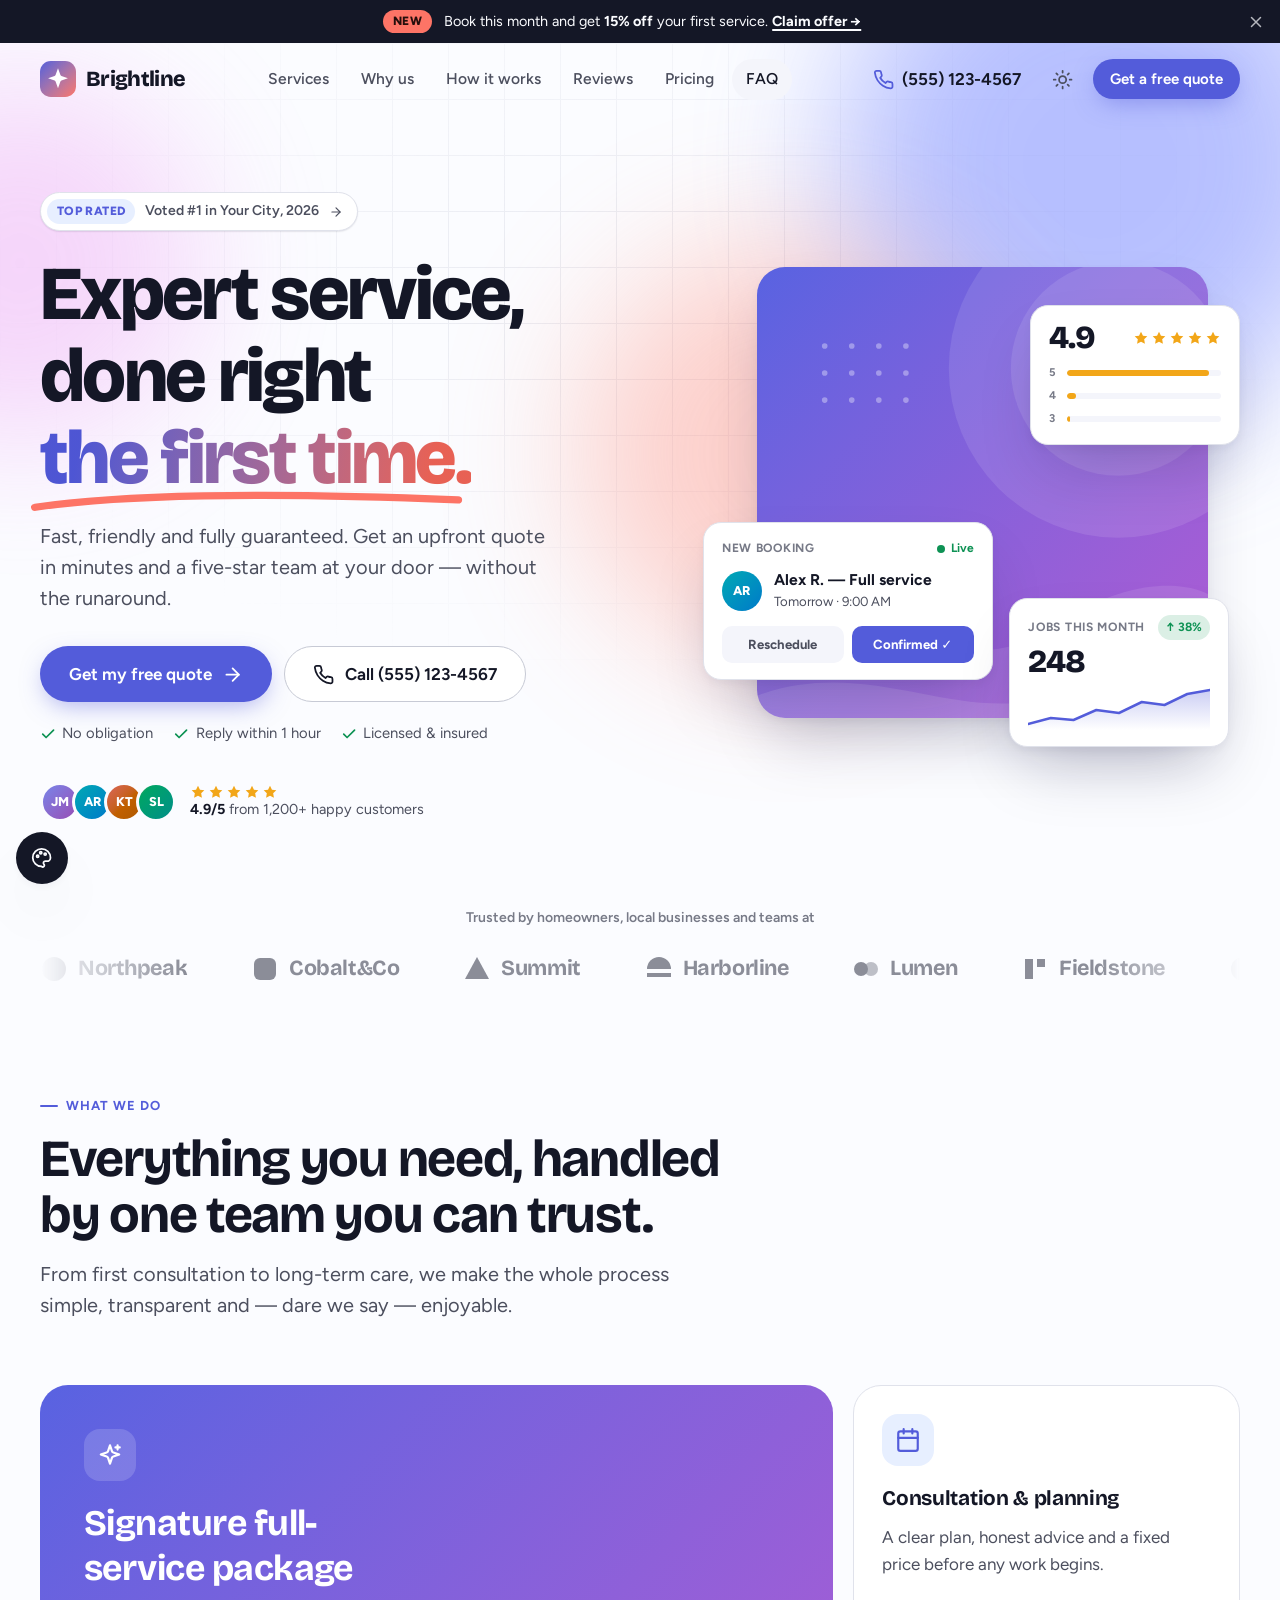
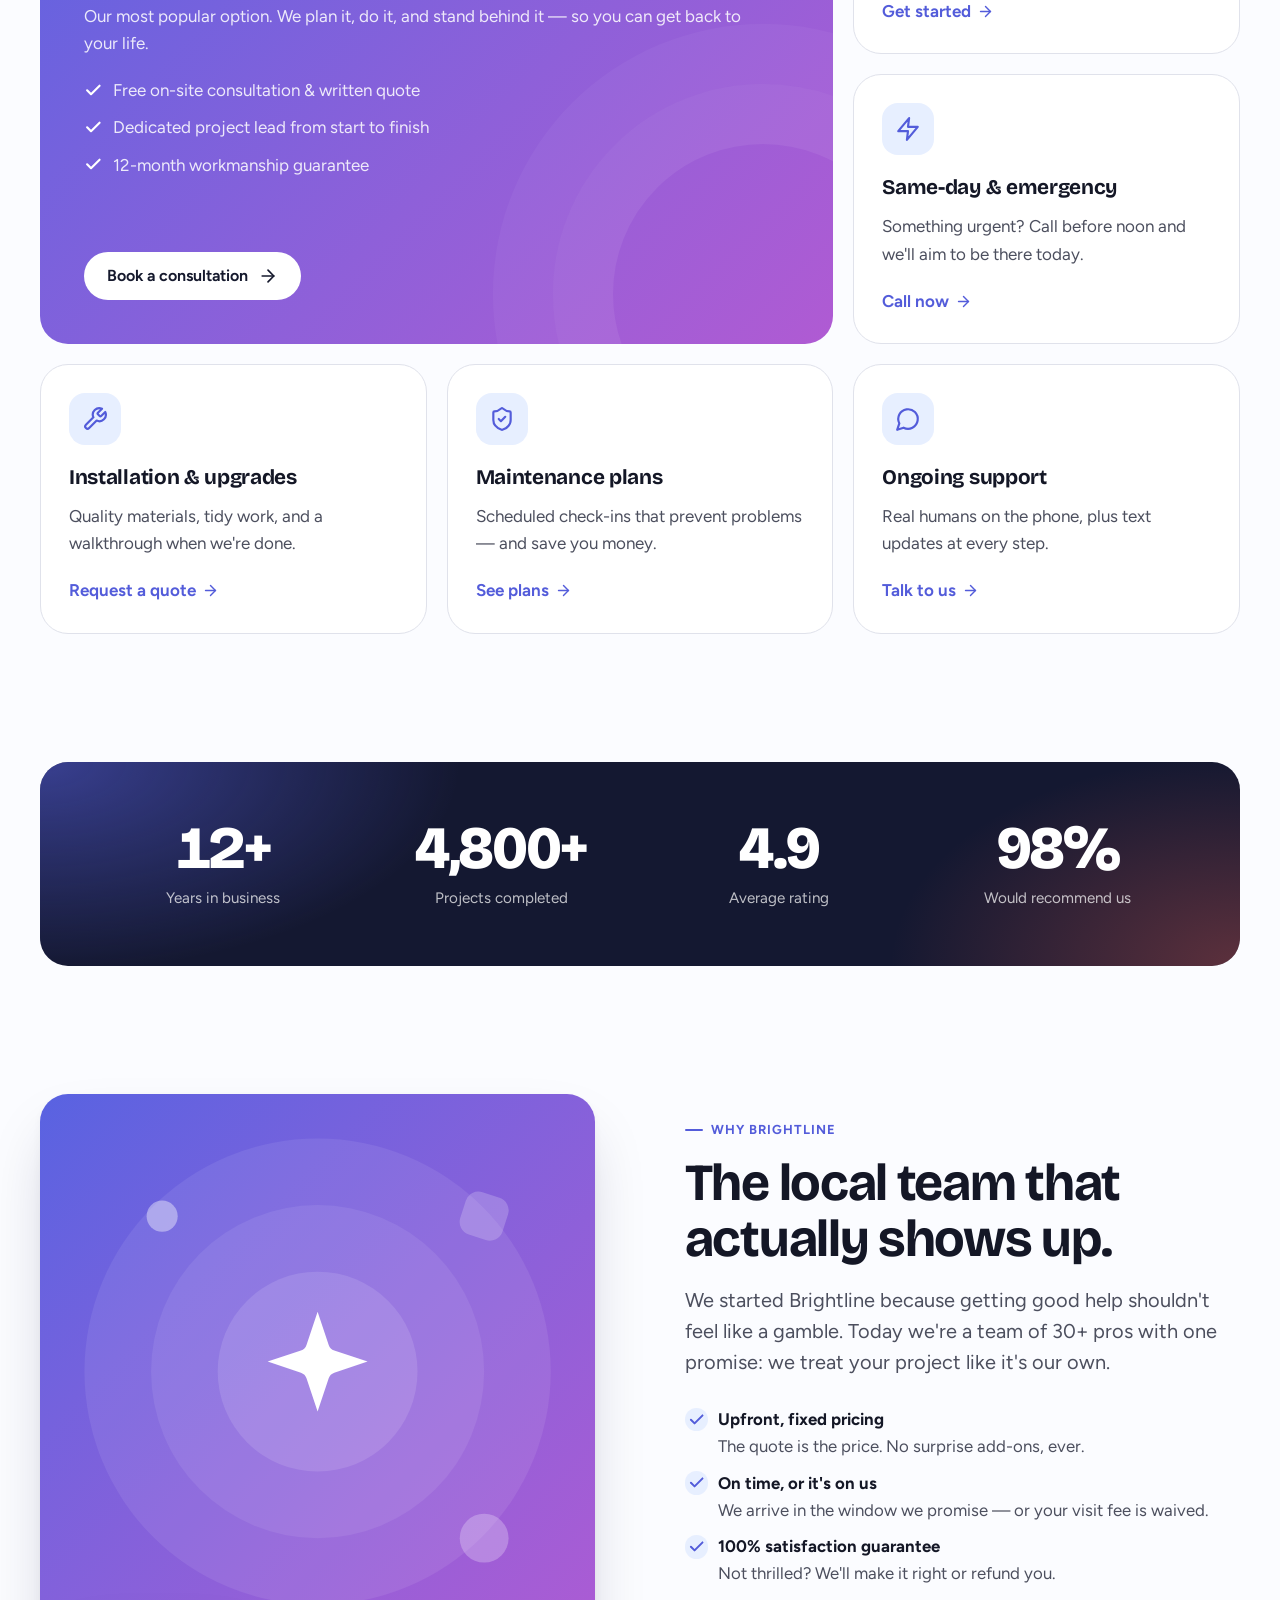
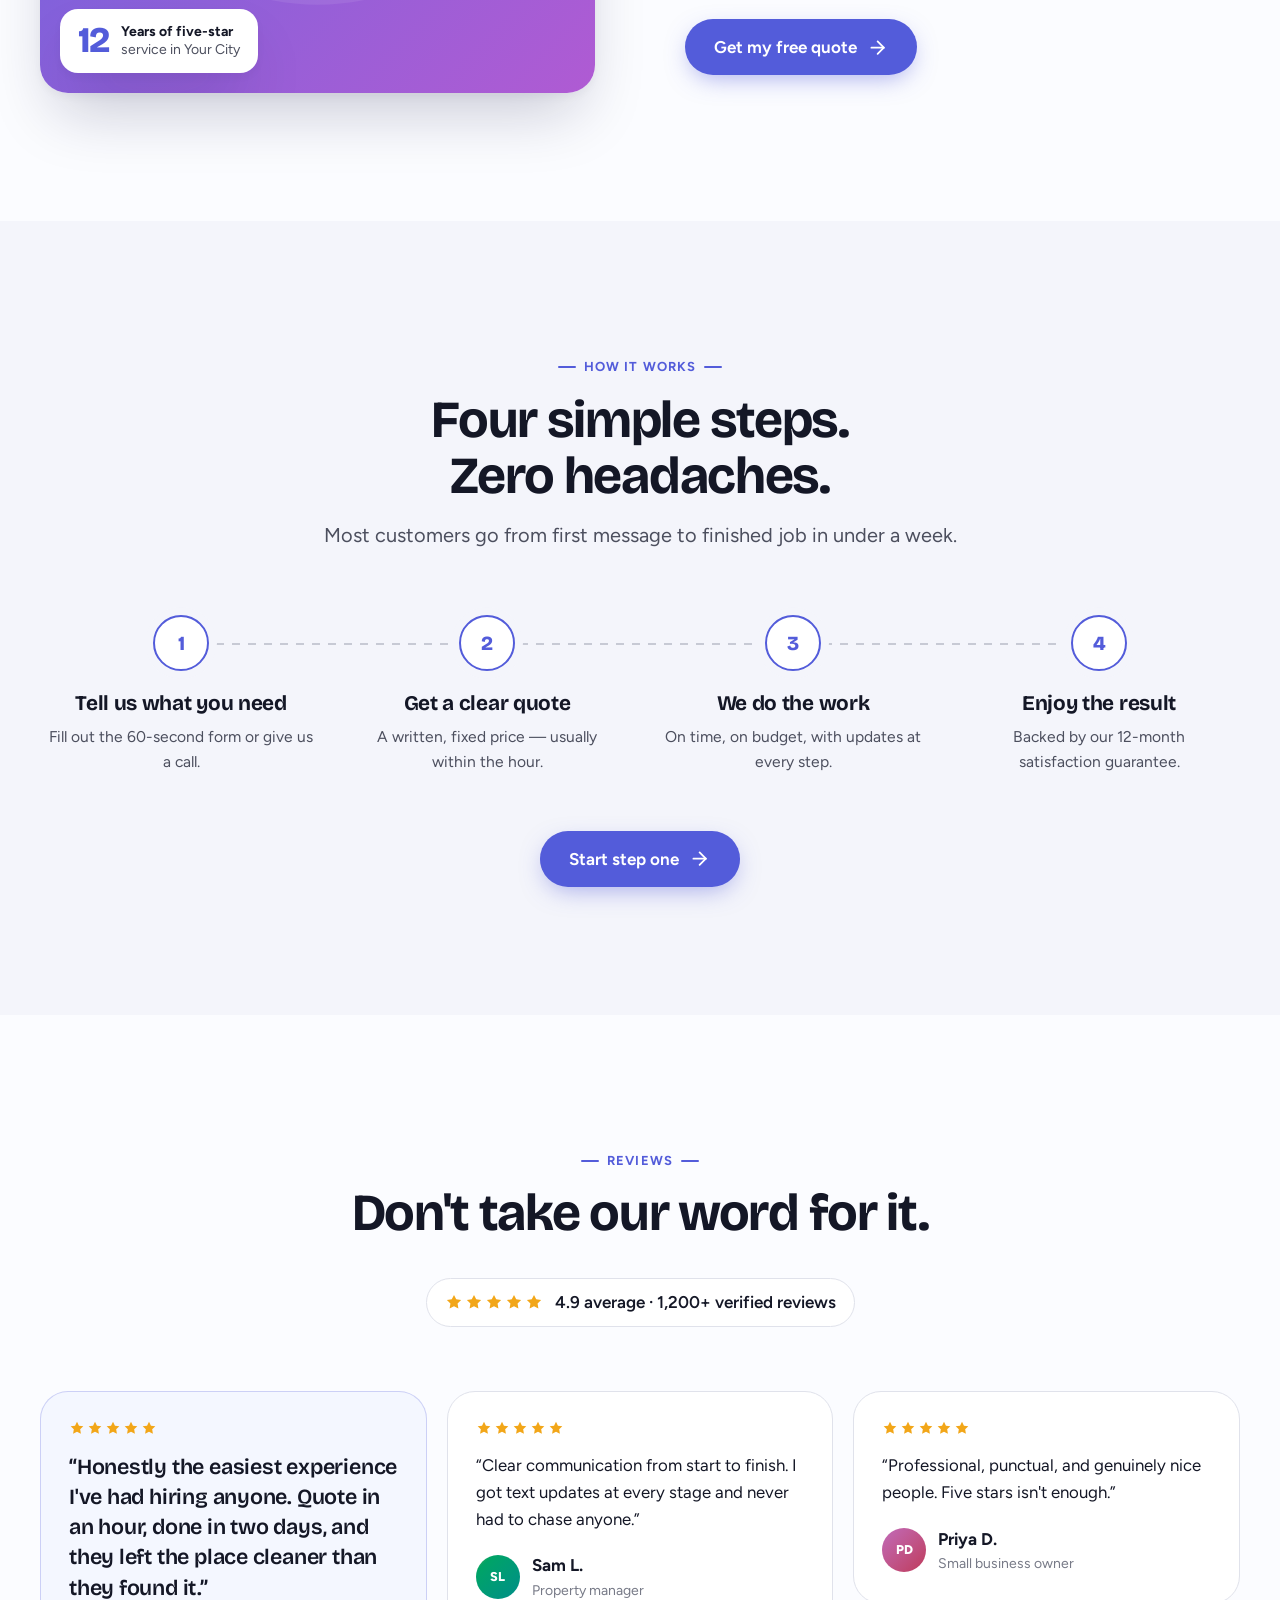
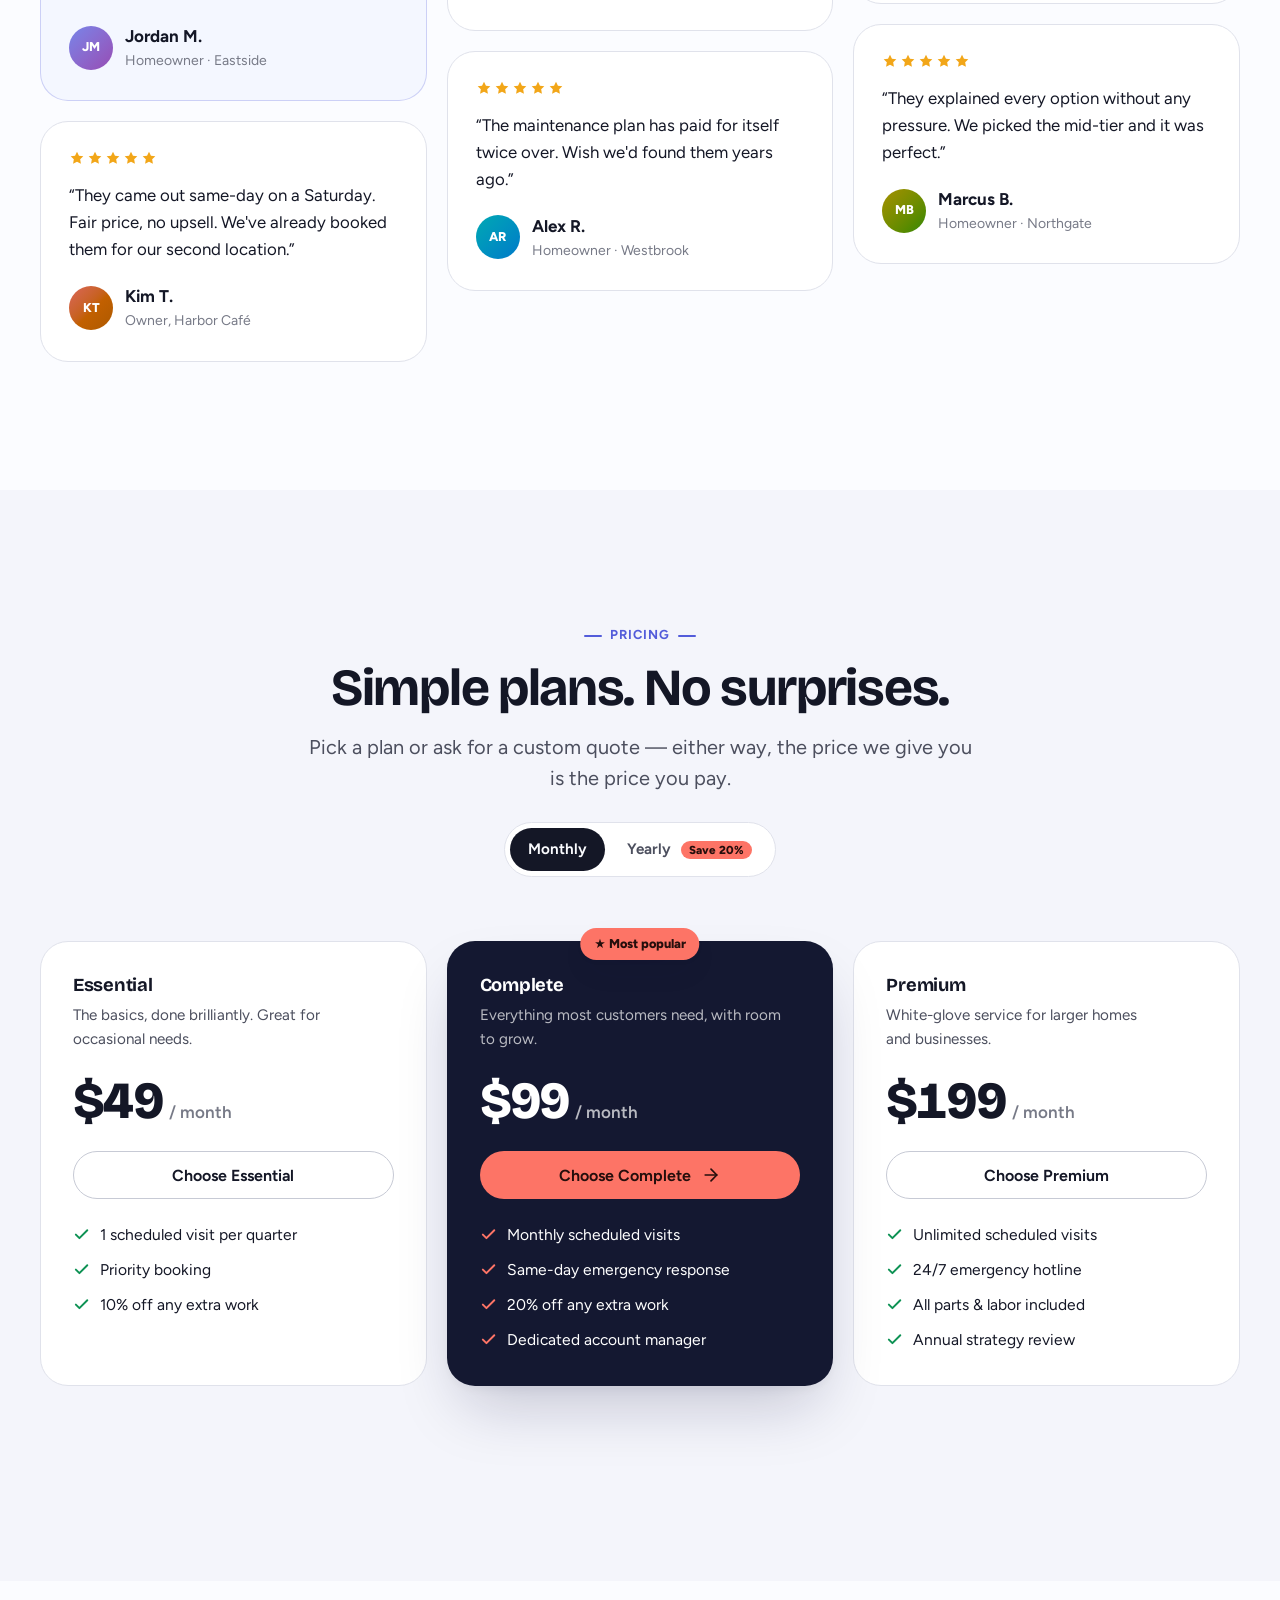
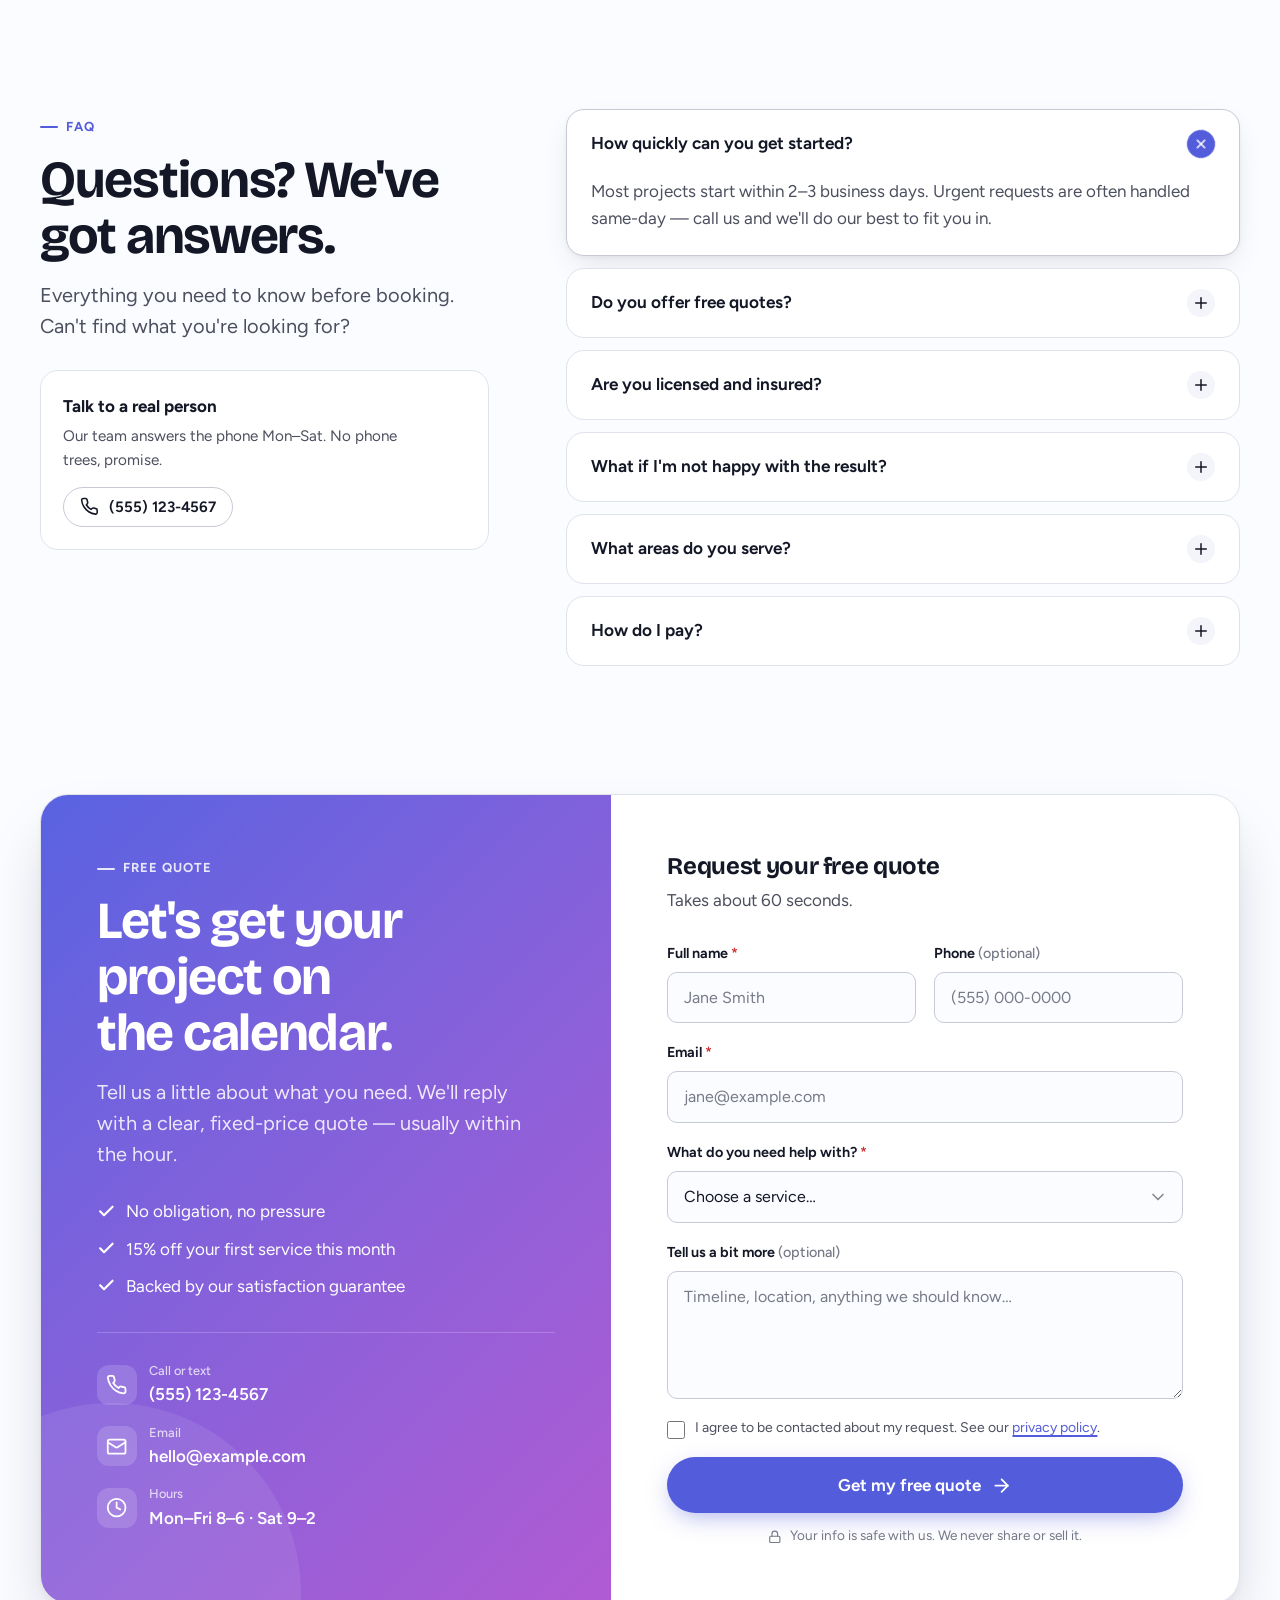
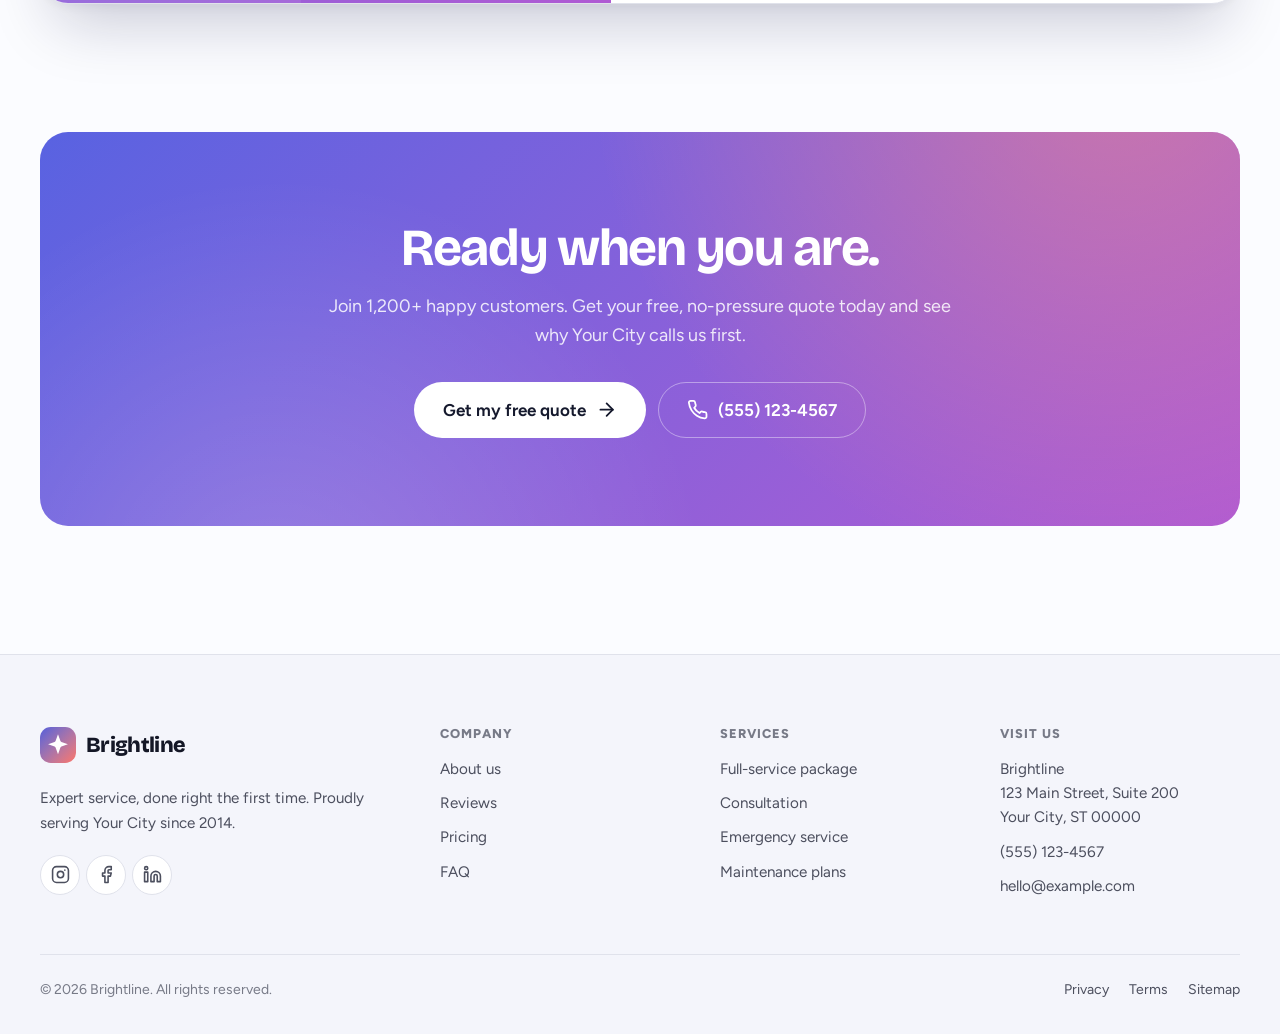
<file: index.html>
<!doctype html>
<html lang="en" data-preset="violet" data-demo>
<!--
  ╔══════════════════════════════════════════════════════════════════════╗
  ║  REBRAND CHECKLIST — search this file for "EDIT:" comments.           ║
  ║  • data-preset  → violet | ocean | ember | forest | rose | mono       ║
  ║  • data-demo    → remove before launch (hides the palette switcher)   ║
  ║  • Find & replace: Brightline · example.com · (555) 123-4567          ║
  ║  See README.md for the full guide.                                    ║
  ╚══════════════════════════════════════════════════════════════════════╝
-->
<head>
  <meta charset="utf-8">
  <meta name="viewport" content="width=device-width, initial-scale=1, viewport-fit=cover">

  <!-- EDIT: Primary SEO — title ≤ 60 chars, description ≤ 155 chars -->
  <title>Brightline — Expert Service, Done Right the First Time | Your City</title>
  <meta name="description" content="Brightline delivers fast, friendly, fully-guaranteed service in Your City. Free quotes, upfront pricing, and a 5-star team. Book in under 60 seconds.">
  <link rel="canonical" href="https://www.example.com/">
  <meta name="robots" content="index, follow, max-image-preview:large">
  <meta name="author" content="Brightline">

  <!-- Open Graph / social sharing -->
  <meta property="og:type" content="website">
  <meta property="og:site_name" content="Brightline">
  <meta property="og:title" content="Brightline — Expert Service, Done Right the First Time">
  <meta property="og:description" content="Fast, friendly, fully-guaranteed service. Free quotes and upfront pricing. Book in under 60 seconds.">
  <meta property="og:url" content="https://www.example.com/">
  <meta property="og:image" content="https://www.example.com/assets/img/og-image.png">
  <meta property="og:image:width" content="1200">
  <meta property="og:image:height" content="630">
  <meta property="og:image:alt" content="Brightline — Expert service, done right the first time.">
  <meta property="og:locale" content="en_US">
  <meta name="twitter:card" content="summary_large_image">
  <meta name="twitter:title" content="Brightline — Expert Service, Done Right the First Time">
  <meta name="twitter:description" content="Fast, friendly, fully-guaranteed service. Free quotes and upfront pricing.">
  <meta name="twitter:image" content="https://www.example.com/assets/img/og-image.png">

  <!-- Icons & PWA -->
  <link rel="icon" href="assets/img/favicon.svg" type="image/svg+xml">
  <link rel="icon" href="assets/img/favicon-32.png" sizes="32x32" type="image/png">
  <link rel="apple-touch-icon" href="assets/img/apple-touch-icon.png">
  <link rel="manifest" href="site.webmanifest">
  <meta name="theme-color" content="#fdfcff" media="(prefers-color-scheme: light)">
  <meta name="theme-color" content="#14121c" media="(prefers-color-scheme: dark)">

  <!-- Apply saved theme before first paint (prevents a flash) -->
  <script>
    try {
      var t = localStorage.getItem("theme"); if (t) document.documentElement.dataset.theme = t;
      var p = localStorage.getItem("preset"); if (p && document.documentElement.hasAttribute("data-demo")) document.documentElement.dataset.preset = p;
    } catch (e) {}
  </script>

  <!-- Fonts (EDIT: swap families here and in theme.css) -->
  <link rel="preconnect" href="https://fonts.googleapis.com">
  <link rel="preconnect" href="https://fonts.gstatic.com" crossorigin>
  <link href="https://fonts.googleapis.com/css2?family=Bricolage+Grotesque:opsz,wght@12..96,500..800&family=Figtree:wght@400..800&display=swap" rel="stylesheet">

  <link rel="stylesheet" href="assets/css/theme.css">
  <link rel="stylesheet" href="assets/css/main.css">
  <script src="assets/js/main.js" defer></script>

  <!-- Analytics: paste GA4 / GTM / Plausible here. Clicks on [data-track]
       elements and form leads are already pushed to window.dataLayer. -->

  <!-- Structured data (EDIT: business details). Validate at search.google.com/test/rich-results -->
  <script type="application/ld+json">
  {
    "@context": "https://schema.org",
    "@graph": [
      {
        "@type": "LocalBusiness",
        "@id": "https://www.example.com/#business",
        "name": "Brightline",
        "description": "Fast, friendly, fully-guaranteed service with upfront pricing.",
        "url": "https://www.example.com/",
        "logo": "https://www.example.com/assets/img/apple-touch-icon.png",
        "image": "https://www.example.com/assets/img/og-image.png",
        "telephone": "+1-555-123-4567",
        "email": "hello@example.com",
        "priceRange": "$$",
        "address": {
          "@type": "PostalAddress",
          "streetAddress": "123 Main Street, Suite 200",
          "addressLocality": "Your City",
          "addressRegion": "ST",
          "postalCode": "00000",
          "addressCountry": "US"
        },
        "geo": { "@type": "GeoCoordinates", "latitude": 0, "longitude": 0 },
        "areaServed": "Your City and surrounding areas",
        "openingHoursSpecification": [
          { "@type": "OpeningHoursSpecification", "dayOfWeek": ["Monday","Tuesday","Wednesday","Thursday","Friday"], "opens": "08:00", "closes": "18:00" },
          { "@type": "OpeningHoursSpecification", "dayOfWeek": "Saturday", "opens": "09:00", "closes": "14:00" }
        ],
        "aggregateRating": { "@type": "AggregateRating", "ratingValue": "4.9", "reviewCount": "1200" },
        "sameAs": ["https://www.instagram.com/", "https://www.facebook.com/", "https://www.linkedin.com/"]
      },
      {
        "@type": "WebSite",
        "@id": "https://www.example.com/#website",
        "url": "https://www.example.com/",
        "name": "Brightline",
        "publisher": { "@id": "https://www.example.com/#business" }
      },
      {
        "@type": "FAQPage",
        "mainEntity": [
          { "@type": "Question", "name": "How quickly can you get started?", "acceptedAnswer": { "@type": "Answer", "text": "Most projects start within 2–3 business days. Urgent requests are often handled same-day — call us and we'll do our best to fit you in." } },
          { "@type": "Question", "name": "Do you offer free quotes?", "acceptedAnswer": { "@type": "Answer", "text": "Yes. Every quote is free, written, and upfront — no hidden fees and no obligation to book." } },
          { "@type": "Question", "name": "Are you licensed and insured?", "acceptedAnswer": { "@type": "Answer", "text": "Absolutely. We're fully licensed, bonded and insured, and every team member is background-checked and trained in-house." } },
          { "@type": "Question", "name": "What if I'm not happy with the result?", "acceptedAnswer": { "@type": "Answer", "text": "Our 100% satisfaction guarantee means we'll come back and make it right at no extra cost — or refund you. Simple as that." } },
          { "@type": "Question", "name": "What areas do you serve?", "acceptedAnswer": { "@type": "Answer", "text": "We serve Your City and everywhere within roughly 40 miles. Not sure if you're in range? Send us your zip code and we'll confirm." } },
          { "@type": "Question", "name": "How do I pay?", "acceptedAnswer": { "@type": "Answer", "text": "We accept all major cards, bank transfer and financing on larger projects. You only pay once the job is complete and you're happy." } }
        ]
      }
    ]
  }
  </script>
</head>
<body>
  <!-- Icon sprite: <svg class="icon"><use href="#i-name"/></svg> -->
  <svg width="0" height="0" style="position:absolute" aria-hidden="true">
    <symbol id="i-arrow" viewBox="0 0 24 24"><path d="M5 12h14"/><path d="m12 5 7 7-7 7"/></symbol>
    <symbol id="i-check" viewBox="0 0 24 24"><path d="M20 6 9 17l-5-5"/></symbol>
    <symbol id="i-star" viewBox="0 0 24 24"><path d="M12 2.5l2.94 5.96 6.56.95-4.75 4.63 1.12 6.54L12 17.5l-5.87 3.08 1.12-6.54L2.5 9.41l6.56-.95z"/></symbol>
    <symbol id="i-phone" viewBox="0 0 24 24"><path d="M22 16.92v3a2 2 0 0 1-2.18 2 19.79 19.79 0 0 1-8.63-3.07 19.5 19.5 0 0 1-6-6 19.79 19.79 0 0 1-3.07-8.67A2 2 0 0 1 4.11 2h3a2 2 0 0 1 2 1.72c.13.96.36 1.9.7 2.81a2 2 0 0 1-.45 2.11L8.09 9.91a16 16 0 0 0 6 6l1.27-1.27a2 2 0 0 1 2.11-.45c.91.34 1.85.57 2.81.7A2 2 0 0 1 22 16.92z"/></symbol>
    <symbol id="i-menu" viewBox="0 0 24 24"><path d="M4 7h16M4 12h16M4 17h16"/></symbol>
    <symbol id="i-x" viewBox="0 0 24 24"><path d="M18 6 6 18M6 6l12 12"/></symbol>
    <symbol id="i-sun" viewBox="0 0 24 24"><circle cx="12" cy="12" r="4"/><path d="M12 2v2M12 20v2M4.93 4.93l1.41 1.41M17.66 17.66l1.41 1.41M2 12h2M20 12h2M6.34 17.66l-1.41 1.41M19.07 4.93l-1.41 1.41"/></symbol>
    <symbol id="i-moon" viewBox="0 0 24 24"><path d="M12 3a6 6 0 0 0 9 9 9 9 0 1 1-9-9Z"/></symbol>
    <symbol id="i-shield" viewBox="0 0 24 24"><path d="M20 13c0 5-3.5 7.5-7.66 8.95a1 1 0 0 1-.67-.01C7.5 20.5 4 18 4 13V6a1 1 0 0 1 1-1c2 0 4.5-1.2 6.24-2.72a1.17 1.17 0 0 1 1.52 0C14.51 3.81 17 5 19 5a1 1 0 0 1 1 1z"/><path d="m9 12 2 2 4-4"/></symbol>
    <symbol id="i-clock" viewBox="0 0 24 24"><circle cx="12" cy="12" r="10"/><path d="M12 6v6l4 2"/></symbol>
    <symbol id="i-zap" viewBox="0 0 24 24"><path d="M13 2 3 14h9l-1 8 10-12h-9l1-8z"/></symbol>
    <symbol id="i-heart" viewBox="0 0 24 24"><path d="M19 14c1.49-1.46 3-3.21 3-5.5A5.5 5.5 0 0 0 16.5 3c-1.76 0-3 .5-4.5 2-1.5-1.5-2.74-2-4.5-2A5.5 5.5 0 0 0 2 8.5c0 2.3 1.5 4.05 3 5.5l7 7Z"/></symbol>
    <symbol id="i-trend" viewBox="0 0 24 24"><path d="m22 7-8.5 8.5-5-5L2 17"/><path d="M16 7h6v6"/></symbol>
    <symbol id="i-users" viewBox="0 0 24 24"><path d="M16 21v-2a4 4 0 0 0-4-4H6a4 4 0 0 0-4 4v2"/><circle cx="9" cy="7" r="4"/><path d="M22 21v-2a4 4 0 0 0-3-3.87M16 3.13a4 4 0 0 1 0 7.75"/></symbol>
    <symbol id="i-chat" viewBox="0 0 24 24"><path d="M7.9 20A9 9 0 1 0 4 16.1L2 22Z"/></symbol>
    <symbol id="i-mail" viewBox="0 0 24 24"><rect width="20" height="16" x="2" y="4" rx="2"/><path d="m22 7-8.97 5.7a1.94 1.94 0 0 1-2.06 0L2 7"/></symbol>
    <symbol id="i-pin" viewBox="0 0 24 24"><path d="M20 10c0 6-8 12-8 12s-8-6-8-12a8 8 0 0 1 16 0Z"/><circle cx="12" cy="10" r="3"/></symbol>
    <symbol id="i-plus" viewBox="0 0 24 24"><path d="M5 12h14M12 5v14"/></symbol>
    <symbol id="i-calendar" viewBox="0 0 24 24"><rect width="18" height="18" x="3" y="4" rx="2"/><path d="M16 2v4M8 2v4M3 10h18"/></symbol>
    <symbol id="i-tool" viewBox="0 0 24 24"><path d="M14.7 6.3a1 1 0 0 0 0 1.4l1.6 1.6a1 1 0 0 0 1.4 0l3.77-3.77a6 6 0 0 1-7.94 7.94l-6.91 6.91a2.12 2.12 0 0 1-3-3l6.91-6.91a6 6 0 0 1 7.94-7.94l-3.76 3.76z"/></symbol>
    <symbol id="i-sparkle" viewBox="0 0 24 24"><path d="M12 3l1.8 5.4a2 2 0 0 0 1.3 1.3L20.5 11.5l-5.4 1.8a2 2 0 0 0-1.3 1.3L12 20l-1.8-5.4a2 2 0 0 0-1.3-1.3L3.5 11.5l5.4-1.8a2 2 0 0 0 1.3-1.3z"/><path d="M19 3v4M17 5h4"/></symbol>
    <symbol id="i-award" viewBox="0 0 24 24"><circle cx="12" cy="8" r="6"/><path d="M15.48 12.89 17 22l-5-3-5 3 1.52-9.11"/></symbol>
    <symbol id="i-palette" viewBox="0 0 24 24"><path d="M12 22a10 10 0 1 1 10-10c0 2.5-2 4-4 4h-2a2 2 0 0 0-1.5 3.3A1.6 1.6 0 0 1 12 22Z"/><circle cx="7.5" cy="10.5" r="1.2"/><circle cx="11" cy="6.5" r="1.2"/><circle cx="16" cy="8" r="1.2"/></symbol>
    <symbol id="i-lock" viewBox="0 0 24 24"><rect width="18" height="11" x="3" y="11" rx="2"/><path d="M7 11V7a5 5 0 0 1 10 0v4"/></symbol>
    <symbol id="i-instagram" viewBox="0 0 24 24"><rect x="2" y="2" width="20" height="20" rx="5"/><circle cx="12" cy="12" r="4"/><path d="M17.5 6.5h.01"/></symbol>
    <symbol id="i-facebook" viewBox="0 0 24 24"><path d="M18 2h-3a5 5 0 0 0-5 5v3H7v4h3v8h4v-8h3l1-4h-4V7a1 1 0 0 1 1-1h3z"/></symbol>
    <symbol id="i-linkedin" viewBox="0 0 24 24"><path d="M16 8a6 6 0 0 1 6 6v7h-4v-7a2 2 0 0 0-4 0v7h-4v-7a6 6 0 0 1 6-6z"/><rect width="4" height="12" x="2" y="9"/><circle cx="4" cy="4" r="2"/></symbol>
  </svg>

  <a class="skip-link" href="#main">Skip to content</a>

  <!-- EDIT: Announcement bar — change data-id to re-show it after a visitor dismissed an older message -->
  <div class="announce" data-id="fall-offer" role="region" aria-label="Announcement">
    <div class="container">
      <span class="announce__tag">New</span>
      <p>Book this month and get <strong>15% off</strong> your first service. <a href="#contact" data-track="cta_announce">Claim offer →</a></p>
      <button class="announce__close" type="button" aria-label="Dismiss announcement"><svg class="icon" aria-hidden="true"><use href="#i-x"/></svg></button>
    </div>
  </div>

  <header class="header">
    <div class="container header__inner">
      <a class="logo" href="./" aria-label="Brightline — home">
        <svg class="logo__mark" viewBox="0 0 40 40" aria-hidden="true">
          <defs><linearGradient id="lg" x1="0" y1="0" x2="1" y2="1"><stop offset="0" style="stop-color:var(--brand)"/><stop offset="1" style="stop-color:var(--accent)"/></linearGradient></defs>
          <rect width="40" height="40" rx="12" fill="url(#lg)"/>
          <path d="M20 8l2.6 7.4a2 2 0 0 0 1.2 1.2L31 19.2l-7.2 2.6a2 2 0 0 0-1.2 1.2L20 30.4l-2.6-7.4a2 2 0 0 0-1.2-1.2L9 19.2l7.2-2.6a2 2 0 0 0 1.2-1.2z" fill="#fff"/>
        </svg>
        Brightline
      </a>

      <nav class="nav" id="site-nav" aria-label="Main">
        <ul class="nav__list" role="list">
          <li><a class="nav__link" href="#services">Services</a></li>
          <li><a class="nav__link" href="#about">Why us</a></li>
          <li><a class="nav__link" href="#process">How it works</a></li>
          <li><a class="nav__link" href="#reviews">Reviews</a></li>
          <li><a class="nav__link" href="#pricing">Pricing</a></li>
          <li><a class="nav__link" href="#faq">FAQ</a></li>
        </ul>
        <div class="nav__mobile-cta">
          <a class="btn btn--primary btn--lg" href="#contact" data-track="cta_nav_mobile">Get a free quote <svg class="icon icon--arrow" aria-hidden="true"><use href="#i-arrow"/></svg></a>
          <a class="btn btn--lg" href="tel:+15551234567" data-track="call_nav_mobile"><svg class="icon" aria-hidden="true"><use href="#i-phone"/></svg> (555) 123-4567</a>
        </div>
      </nav>

      <div class="header__actions">
        <a class="header__phone" href="tel:+15551234567" data-track="call_header"><svg class="icon" aria-hidden="true"><use href="#i-phone"/></svg><span>(555) 123-4567</span></a>
        <button class="icon-btn theme-toggle" type="button" aria-label="Toggle dark mode" aria-pressed="false">
          <svg class="icon icon--sun" aria-hidden="true"><use href="#i-sun"/></svg>
          <svg class="icon icon--moon" aria-hidden="true"><use href="#i-moon"/></svg>
        </button>
        <a class="btn btn--primary btn--sm header__cta" href="#contact" data-track="cta_header">Get a free quote</a>
        <button class="icon-btn menu-toggle" type="button" aria-label="Open menu" aria-expanded="false" aria-controls="site-nav">
          <svg class="icon icon--menu" aria-hidden="true"><use href="#i-menu"/></svg>
          <svg class="icon icon--close" aria-hidden="true"><use href="#i-x"/></svg>
        </button>
      </div>
    </div>
  </header>

  <main id="main">
    <!-- ================================================================
         HERO — one H1, one primary action, one secondary action,
         risk-reducers right under the buttons, social proof below.
         ================================================================ -->
    <section class="hero" aria-labelledby="hero-title">
      <div class="hero__bg" aria-hidden="true">
        <div class="blob blob--1"></div><div class="blob blob--2"></div><div class="blob blob--3"></div>
      </div>
      <div class="container hero__grid">
        <div class="hero__copy">
          <a class="pill-badge" href="#reviews" data-reveal>
            <span class="pill-badge__new">Top rated</span>
            Voted #1 in Your City, 2026 <svg class="icon" aria-hidden="true" style="width:1em;height:1em"><use href="#i-arrow"/></svg>
          </a>
          <!-- EDIT: H1 — say what you do, for whom, and the outcome. Include your main keyword. -->
          <h1 id="hero-title" data-reveal style="--i:1">
            Expert service, done right
            <span class="hl"><span class="gradient-text">the first time.</span><svg class="hl__underline" viewBox="0 0 300 20" preserveAspectRatio="none" aria-hidden="true"><path d="M3 15C60 5 160 2 297 9" fill="none" stroke="currentColor" stroke-width="6" stroke-linecap="round"/></svg></span>
          </h1>
          <p class="lede" data-reveal style="--i:2">Fast, friendly and fully guaranteed. Get an upfront quote in minutes and a five-star team at your door — without the runaround.</p>

          <div class="hero__ctas" data-reveal style="--i:3">
            <a class="btn btn--primary btn--lg" href="#contact" data-track="cta_hero_primary">Get my free quote <svg class="icon icon--arrow" aria-hidden="true"><use href="#i-arrow"/></svg></a>
            <a class="btn btn--lg" href="tel:+15551234567" data-track="call_hero"><svg class="icon" aria-hidden="true"><use href="#i-phone"/></svg> Call (555) 123-4567</a>
          </div>
          <ul class="hero__assurance" data-reveal style="--i:4">
            <li><svg class="icon" aria-hidden="true"><use href="#i-check"/></svg> No obligation</li>
            <li><svg class="icon" aria-hidden="true"><use href="#i-check"/></svg> Reply within 1 hour</li>
            <li><svg class="icon" aria-hidden="true"><use href="#i-check"/></svg> Licensed &amp; insured</li>
          </ul>

          <div class="social-proof" data-reveal style="--i:5">
            <div class="avatars" aria-hidden="true">
              <span class="avatar" style="--h:275">JM</span><span class="avatar" style="--h:200">AR</span><span class="avatar" style="--h:30">KT</span><span class="avatar" style="--h:150">SL</span>
            </div>
            <div class="social-proof__text">
              <div class="stars" role="img" aria-label="Rated 4.9 out of 5">
                <svg class="icon icon--fill"><use href="#i-star"/></svg><svg class="icon icon--fill"><use href="#i-star"/></svg><svg class="icon icon--fill"><use href="#i-star"/></svg><svg class="icon icon--fill"><use href="#i-star"/></svg><svg class="icon icon--fill"><use href="#i-star"/></svg>
              </div>
              <strong>4.9/5</strong> from 1,200+ happy customers
            </div>
          </div>
        </div>

        <!-- Visual: swap .hero__photo-art for <img src="…" alt="…" width="…" height="…" fetchpriority="high"> -->
        <div class="hero__visual" data-reveal style="--i:2">
          <div class="hero__photo">
            <svg class="hero__photo-art" viewBox="0 0 400 460" preserveAspectRatio="xMidYMid slice" aria-hidden="true">
              <circle cx="320" cy="90" r="150" fill="#fff" fill-opacity=".10"/>
              <circle cx="320" cy="90" r="95" fill="#fff" fill-opacity=".10"/>
              <circle cx="320" cy="90" r="42" fill="#fff" fill-opacity=".22"/>
              <path d="M0 330 C 90 280, 170 380, 260 320 S 400 290, 400 290 V460 H0Z" fill="#fff" fill-opacity=".10"/>
              <path d="M0 380 C 110 340, 190 420, 290 370 S 400 360, 400 360 V460 H0Z" fill="#fff" fill-opacity=".12"/>
              <g fill="#fff" fill-opacity=".35">
                <circle cx="60" cy="70" r="2.5"/><circle cx="84" cy="70" r="2.5"/><circle cx="108" cy="70" r="2.5"/><circle cx="132" cy="70" r="2.5"/>
                <circle cx="60" cy="94" r="2.5"/><circle cx="84" cy="94" r="2.5"/><circle cx="108" cy="94" r="2.5"/><circle cx="132" cy="94" r="2.5"/>
                <circle cx="60" cy="118" r="2.5"/><circle cx="84" cy="118" r="2.5"/><circle cx="108" cy="118" r="2.5"/><circle cx="132" cy="118" r="2.5"/>
              </g>
            </svg>
          </div>

          <div class="float-card float-card--rating" aria-hidden="true">
            <div class="fc-row" style="justify-content:space-between">
              <span class="fc-big">4.9</span>
              <div class="stars"><svg class="icon icon--fill"><use href="#i-star"/></svg><svg class="icon icon--fill"><use href="#i-star"/></svg><svg class="icon icon--fill"><use href="#i-star"/></svg><svg class="icon icon--fill"><use href="#i-star"/></svg><svg class="icon icon--fill"><use href="#i-star"/></svg></div>
            </div>
            <div class="fc-bars">
              <div class="fc-bar"><span>5</span><span style="--w:92%"></span></div>
              <div class="fc-bar"><span>4</span><span style="--w:6%"></span></div>
              <div class="fc-bar"><span>3</span><span style="--w:2%"></span></div>
            </div>
          </div>

          <div class="float-card float-card--booking" aria-hidden="true">
            <div class="fc-row" style="justify-content:space-between;margin-bottom:12px">
              <span class="fc-label">New booking</span>
              <span class="fc-row" style="gap:6px;font-size:.75rem;font-weight:700;color:var(--success)"><span class="live-dot"></span> Live</span>
            </div>
            <div class="fc-row">
              <span class="avatar" style="--h:200;margin:0;border:0">AR</span>
              <div>
                <div class="fc-title">Alex R. — Full service</div>
                <div class="fc-sub">Tomorrow · 9:00 AM</div>
              </div>
            </div>
            <div class="fc-actions"><span class="fc-btn">Reschedule</span><span class="fc-btn fc-btn--primary">Confirmed ✓</span></div>
          </div>

          <div class="float-card float-card--growth" aria-hidden="true">
            <div class="fc-row" style="justify-content:space-between">
              <span class="fc-label">Jobs this month</span>
              <span class="fc-chip">↑ 38%</span>
            </div>
            <div class="fc-big" style="margin-top:6px">248</div>
            <svg class="fc-spark" viewBox="0 0 200 44" preserveAspectRatio="none">
              <defs><linearGradient id="spark" x1="0" y1="0" x2="0" y2="1"><stop offset="0" stop-color="currentColor" stop-opacity=".3"/><stop offset="1" stop-color="currentColor" stop-opacity="0"/></linearGradient></defs>
              <path d="M0 38 L25 32 L50 34 L75 24 L100 27 L125 16 L150 19 L175 8 L200 4 V44 H0Z" fill="url(#spark)"/>
              <path d="M0 38 L25 32 L50 34 L75 24 L100 27 L125 16 L150 19 L175 8 L200 4" fill="none" stroke="currentColor" stroke-width="2.5" stroke-linejoin="round" stroke-linecap="round"/>
            </svg>
          </div>
        </div>
      </div>
    </section>

    <!-- ================================================================
         TRUST / AS SEEN IN — swap wordmarks for real client or press logos
         ================================================================ -->
    <section class="trust" aria-label="Trusted by">
      <div class="container">
        <p class="trust__label">Trusted by homeowners, local businesses and teams at</p>
        <div class="marquee">
          <div class="marquee__track">
            <span class="wordmark"><svg viewBox="0 0 28 28" aria-hidden="true"><circle cx="14" cy="14" r="12" fill="currentColor"/></svg>Northpeak</span>
            <span class="wordmark"><svg viewBox="0 0 28 28" aria-hidden="true"><rect x="3" y="3" width="22" height="22" rx="6" fill="currentColor"/></svg>Cobalt&amp;Co</span>
            <span class="wordmark"><svg viewBox="0 0 28 28" aria-hidden="true"><path d="M14 2 26 24H2z" fill="currentColor"/></svg>Summit</span>
            <span class="wordmark"><svg viewBox="0 0 28 28" aria-hidden="true"><path d="M2 14a12 12 0 0 1 24 0z" fill="currentColor"/><path d="M2 18h24v4H2z" fill="currentColor"/></svg>Harborline</span>
            <span class="wordmark"><svg viewBox="0 0 28 28" aria-hidden="true"><circle cx="9" cy="14" r="7" fill="currentColor"/><circle cx="19" cy="14" r="7" fill="currentColor" opacity=".55"/></svg>Lumen</span>
            <span class="wordmark"><svg viewBox="0 0 28 28" aria-hidden="true"><path d="M4 4h8v20H4zM16 4h8v8h-8z" fill="currentColor"/></svg>Fieldstone</span>
            <!-- duplicate set for seamless loop -->
            <span class="wordmark" aria-hidden="true"><svg viewBox="0 0 28 28"><circle cx="14" cy="14" r="12" fill="currentColor"/></svg>Northpeak</span>
            <span class="wordmark" aria-hidden="true"><svg viewBox="0 0 28 28"><rect x="3" y="3" width="22" height="22" rx="6" fill="currentColor"/></svg>Cobalt&amp;Co</span>
            <span class="wordmark" aria-hidden="true"><svg viewBox="0 0 28 28"><path d="M14 2 26 24H2z" fill="currentColor"/></svg>Summit</span>
            <span class="wordmark" aria-hidden="true"><svg viewBox="0 0 28 28"><path d="M2 14a12 12 0 0 1 24 0z" fill="currentColor"/><path d="M2 18h24v4H2z" fill="currentColor"/></svg>Harborline</span>
            <span class="wordmark" aria-hidden="true"><svg viewBox="0 0 28 28"><circle cx="9" cy="14" r="7" fill="currentColor"/><circle cx="19" cy="14" r="7" fill="currentColor" opacity=".55"/></svg>Lumen</span>
            <span class="wordmark" aria-hidden="true"><svg viewBox="0 0 28 28"><path d="M4 4h8v20H4zM16 4h8v8h-8z" fill="currentColor"/></svg>Fieldstone</span>
          </div>
        </div>
      </div>
    </section>

    <!-- ================================================================
         SERVICES — benefit-led headings, each card ends in a CTA
         ================================================================ -->
    <section class="section" id="services" aria-labelledby="services-title">
      <div class="container">
        <div class="section-head" data-reveal>
          <span class="eyebrow">What we do</span>
          <h2 id="services-title">Everything you need, handled by one team you can trust.</h2>
          <p class="lede">From first consultation to long-term care, we make the whole process simple, transparent and — dare we say — enjoyable.</p>
        </div>

        <div class="bento">
          <article class="card card--feature" data-reveal>
            <span class="icon-chip"><svg class="icon" aria-hidden="true"><use href="#i-sparkle"/></svg></span>
            <h3>Signature full-service package</h3>
            <p>Our most popular option. We plan it, do it, and stand behind it — so you can get back to your life.</p>
            <ul class="check-list">
              <li><svg class="icon" aria-hidden="true"><use href="#i-check"/></svg> Free on-site consultation &amp; written quote</li>
              <li><svg class="icon" aria-hidden="true"><use href="#i-check"/></svg> Dedicated project lead from start to finish</li>
              <li><svg class="icon" aria-hidden="true"><use href="#i-check"/></svg> 12-month workmanship guarantee</li>
            </ul>
            <a class="btn btn--light" href="#contact" data-track="cta_service_feature">Book a consultation <svg class="icon icon--arrow" aria-hidden="true"><use href="#i-arrow"/></svg></a>
          </article>

          <article class="card" data-reveal style="--i:1">
            <span class="icon-chip"><svg class="icon" aria-hidden="true"><use href="#i-calendar"/></svg></span>
            <h3>Consultation &amp; planning</h3>
            <p>A clear plan, honest advice and a fixed price before any work begins.</p>
            <a class="link-arrow" href="#contact">Get started <svg class="icon" aria-hidden="true"><use href="#i-arrow"/></svg></a>
          </article>

          <article class="card" data-reveal style="--i:2">
            <span class="icon-chip"><svg class="icon" aria-hidden="true"><use href="#i-zap"/></svg></span>
            <h3>Same-day &amp; emergency</h3>
            <p>Something urgent? Call before noon and we'll aim to be there today.</p>
            <a class="link-arrow" href="tel:+15551234567" data-track="call_service_card">Call now <svg class="icon" aria-hidden="true"><use href="#i-arrow"/></svg></a>
          </article>

          <article class="card" data-reveal style="--i:1">
            <span class="icon-chip"><svg class="icon" aria-hidden="true"><use href="#i-tool"/></svg></span>
            <h3>Installation &amp; upgrades</h3>
            <p>Quality materials, tidy work, and a walkthrough when we're done.</p>
            <a class="link-arrow" href="#contact">Request a quote <svg class="icon" aria-hidden="true"><use href="#i-arrow"/></svg></a>
          </article>

          <article class="card" data-reveal style="--i:2">
            <span class="icon-chip"><svg class="icon" aria-hidden="true"><use href="#i-shield"/></svg></span>
            <h3>Maintenance plans</h3>
            <p>Scheduled check-ins that prevent problems — and save you money.</p>
            <a class="link-arrow" href="#pricing">See plans <svg class="icon" aria-hidden="true"><use href="#i-arrow"/></svg></a>
          </article>

          <article class="card" data-reveal style="--i:3">
            <span class="icon-chip"><svg class="icon" aria-hidden="true"><use href="#i-chat"/></svg></span>
            <h3>Ongoing support</h3>
            <p>Real humans on the phone, plus text updates at every step.</p>
            <a class="link-arrow" href="#contact">Talk to us <svg class="icon" aria-hidden="true"><use href="#i-arrow"/></svg></a>
          </article>
        </div>
      </div>
    </section>

    <!-- ================================================================
         STATS — concrete numbers beat adjectives
         ================================================================ -->
    <section aria-label="By the numbers">
      <div class="container">
        <div class="stats" data-reveal>
          <div class="stat"><div class="stat__num" data-count="12" data-suffix="+">12+</div><div class="stat__label">Years in business</div></div>
          <div class="stat"><div class="stat__num" data-count="4800" data-suffix="+">4,800+</div><div class="stat__label">Projects completed</div></div>
          <div class="stat"><div class="stat__num" data-count="4.9">4.9</div><div class="stat__label">Average rating</div></div>
          <div class="stat"><div class="stat__num" data-count="98" data-suffix="%">98%</div><div class="stat__label">Would recommend us</div></div>
        </div>
      </div>
    </section>

    <!-- ================================================================
         WHY US — differentiators + objection handling
         ================================================================ -->
    <section class="section" id="about" aria-labelledby="about-title">
      <div class="container split">
        <div class="split__media" data-reveal>
          <!-- Swap for: <img src="assets/img/team.webp" alt="Our team on site" width="800" height="864" loading="lazy" decoding="async"> -->
          <svg viewBox="0 0 500 540" preserveAspectRatio="xMidYMid slice" aria-hidden="true">
            <circle cx="250" cy="250" r="210" fill="#fff" fill-opacity=".08"/>
            <circle cx="250" cy="250" r="150" fill="#fff" fill-opacity=".08"/>
            <circle cx="250" cy="250" r="90" fill="#fff" fill-opacity=".12"/>
            <path d="M250 196l10 30a8 8 0 0 0 5 5l30 10-30 10a8 8 0 0 0-5 5l-10 30-10-30a8 8 0 0 0-5-5l-30-10 30-10a8 8 0 0 0 5-5z" fill="#fff"/>
            <circle cx="110" cy="110" r="14" fill="#fff" fill-opacity=".4"/>
            <circle cx="400" cy="400" r="22" fill="#fff" fill-opacity=".25"/>
            <rect x="380" y="90" width="40" height="40" rx="12" fill="#fff" fill-opacity=".2" transform="rotate(18 400 110)"/>
          </svg>
          <div class="split__badge">
            <span class="fc-big">12</span>
            <p><strong style="color:var(--ink)">Years of five-star</strong><br>service in Your City</p>
          </div>
        </div>

        <div data-reveal style="--i:1">
          <span class="eyebrow">Why Brightline</span>
          <h2 id="about-title">The local team that actually shows up.</h2>
          <p class="lede">We started Brightline because getting good help shouldn't feel like a gamble. Today we're a team of 30+ pros with one promise: we treat your project like it's our own.</p>
          <ul class="check-list">
            <li><svg class="icon" aria-hidden="true"><use href="#i-check"/></svg><div><strong>Upfront, fixed pricing</strong><span>The quote is the price. No surprise add-ons, ever.</span></div></li>
            <li><svg class="icon" aria-hidden="true"><use href="#i-check"/></svg><div><strong>On time, or it's on us</strong><span>We arrive in the window we promise — or your visit fee is waived.</span></div></li>
            <li><svg class="icon" aria-hidden="true"><use href="#i-check"/></svg><div><strong>100% satisfaction guarantee</strong><span>Not thrilled? We'll make it right or refund you.</span></div></li>
          </ul>
          <a class="btn btn--primary btn--lg" href="#contact" data-track="cta_about">Get my free quote <svg class="icon icon--arrow" aria-hidden="true"><use href="#i-arrow"/></svg></a>
        </div>
      </div>
    </section>

    <!-- ================================================================
         PROCESS — reduce perceived effort
         ================================================================ -->
    <section class="section section--tint" id="process" aria-labelledby="process-title">
      <div class="container">
        <div class="section-head section-head--center" data-reveal>
          <span class="eyebrow">How it works</span>
          <h2 id="process-title">Four simple steps. Zero headaches.</h2>
          <p class="lede">Most customers go from first message to finished job in under a week.</p>
        </div>
        <ol class="steps">
          <li class="step" data-reveal><span class="step__num" aria-hidden="true"></span><h3>Tell us what you need</h3><p>Fill out the 60-second form or give us a call.</p></li>
          <li class="step" data-reveal style="--i:1"><span class="step__num" aria-hidden="true"></span><h3>Get a clear quote</h3><p>A written, fixed price — usually within the hour.</p></li>
          <li class="step" data-reveal style="--i:2"><span class="step__num" aria-hidden="true"></span><h3>We do the work</h3><p>On time, on budget, with updates at every step.</p></li>
          <li class="step" data-reveal style="--i:3"><span class="step__num" aria-hidden="true"></span><h3>Enjoy the result</h3><p>Backed by our 12-month satisfaction guarantee.</p></li>
        </ol>
        <div class="steps-cta" data-reveal><a class="btn btn--primary btn--lg" href="#contact" data-track="cta_process">Start step one <svg class="icon icon--arrow" aria-hidden="true"><use href="#i-arrow"/></svg></a></div>
      </div>
    </section>

    <!-- ================================================================
         REVIEWS — specific, attributed, with outcomes
         ================================================================ -->
    <section class="section" id="reviews" aria-labelledby="reviews-title">
      <div class="container">
        <div class="section-head section-head--center" data-reveal>
          <span class="eyebrow">Reviews</span>
          <h2 id="reviews-title">Don't take our word for it.</h2>
          <div class="reviews-summary">
            <div class="stars" role="img" aria-label="4.9 out of 5 stars"><svg class="icon icon--fill"><use href="#i-star"/></svg><svg class="icon icon--fill"><use href="#i-star"/></svg><svg class="icon icon--fill"><use href="#i-star"/></svg><svg class="icon icon--fill"><use href="#i-star"/></svg><svg class="icon icon--fill"><use href="#i-star"/></svg></div>
            4.9 average · 1,200+ verified reviews
          </div>
        </div>

        <div class="testimonials">
          <figure class="testimonial testimonial--highlight" data-reveal>
            <div class="stars" role="img" aria-label="5 out of 5 stars"><svg class="icon icon--fill"><use href="#i-star"/></svg><svg class="icon icon--fill"><use href="#i-star"/></svg><svg class="icon icon--fill"><use href="#i-star"/></svg><svg class="icon icon--fill"><use href="#i-star"/></svg><svg class="icon icon--fill"><use href="#i-star"/></svg></div>
            <blockquote>“Honestly the easiest experience I've had hiring anyone. Quote in an hour, done in two days, and they left the place cleaner than they found it.”</blockquote>
            <figcaption class="person"><span class="avatar" style="--h:275">JM</span><div><cite class="person__name">Jordan M.</cite><div class="person__role">Homeowner · Eastside</div></div></figcaption>
          </figure>
          <figure class="testimonial" data-reveal style="--i:1">
            <div class="stars" role="img" aria-label="5 out of 5 stars"><svg class="icon icon--fill"><use href="#i-star"/></svg><svg class="icon icon--fill"><use href="#i-star"/></svg><svg class="icon icon--fill"><use href="#i-star"/></svg><svg class="icon icon--fill"><use href="#i-star"/></svg><svg class="icon icon--fill"><use href="#i-star"/></svg></div>
            <blockquote>“They came out same-day on a Saturday. Fair price, no upsell. We've already booked them for our second location.”</blockquote>
            <figcaption class="person"><span class="avatar" style="--h:30">KT</span><div><cite class="person__name">Kim T.</cite><div class="person__role">Owner, Harbor Café</div></div></figcaption>
          </figure>
          <figure class="testimonial" data-reveal style="--i:2">
            <div class="stars" role="img" aria-label="5 out of 5 stars"><svg class="icon icon--fill"><use href="#i-star"/></svg><svg class="icon icon--fill"><use href="#i-star"/></svg><svg class="icon icon--fill"><use href="#i-star"/></svg><svg class="icon icon--fill"><use href="#i-star"/></svg><svg class="icon icon--fill"><use href="#i-star"/></svg></div>
            <blockquote>“Clear communication from start to finish. I got text updates at every stage and never had to chase anyone.”</blockquote>
            <figcaption class="person"><span class="avatar" style="--h:150">SL</span><div><cite class="person__name">Sam L.</cite><div class="person__role">Property manager</div></div></figcaption>
          </figure>
          <figure class="testimonial" data-reveal style="--i:1">
            <div class="stars" role="img" aria-label="5 out of 5 stars"><svg class="icon icon--fill"><use href="#i-star"/></svg><svg class="icon icon--fill"><use href="#i-star"/></svg><svg class="icon icon--fill"><use href="#i-star"/></svg><svg class="icon icon--fill"><use href="#i-star"/></svg><svg class="icon icon--fill"><use href="#i-star"/></svg></div>
            <blockquote>“The maintenance plan has paid for itself twice over. Wish we'd found them years ago.”</blockquote>
            <figcaption class="person"><span class="avatar" style="--h:200">AR</span><div><cite class="person__name">Alex R.</cite><div class="person__role">Homeowner · Westbrook</div></div></figcaption>
          </figure>
          <figure class="testimonial" data-reveal style="--i:2">
            <div class="stars" role="img" aria-label="5 out of 5 stars"><svg class="icon icon--fill"><use href="#i-star"/></svg><svg class="icon icon--fill"><use href="#i-star"/></svg><svg class="icon icon--fill"><use href="#i-star"/></svg><svg class="icon icon--fill"><use href="#i-star"/></svg><svg class="icon icon--fill"><use href="#i-star"/></svg></div>
            <blockquote>“Professional, punctual, and genuinely nice people. Five stars isn't enough.”</blockquote>
            <figcaption class="person"><span class="avatar" style="--h:330">PD</span><div><cite class="person__name">Priya D.</cite><div class="person__role">Small business owner</div></div></figcaption>
          </figure>
          <figure class="testimonial" data-reveal style="--i:3">
            <div class="stars" role="img" aria-label="5 out of 5 stars"><svg class="icon icon--fill"><use href="#i-star"/></svg><svg class="icon icon--fill"><use href="#i-star"/></svg><svg class="icon icon--fill"><use href="#i-star"/></svg><svg class="icon icon--fill"><use href="#i-star"/></svg><svg class="icon icon--fill"><use href="#i-star"/></svg></div>
            <blockquote>“They explained every option without any pressure. We picked the mid-tier and it was perfect.”</blockquote>
            <figcaption class="person"><span class="avatar" style="--h:100">MB</span><div><cite class="person__name">Marcus B.</cite><div class="person__role">Homeowner · Northgate</div></div></figcaption>
          </figure>
        </div>
      </div>
    </section>

    <!-- ================================================================
         PRICING (optional — delete the whole <section> if not needed)
         Anchor high, highlight the middle, reverse the risk.
         ================================================================ -->
    <section class="section section--tint" id="pricing" aria-labelledby="pricing-title">
      <div class="container">
        <div class="section-head section-head--center" data-reveal>
          <span class="eyebrow">Pricing</span>
          <h2 id="pricing-title">Simple plans. No surprises.</h2>
          <p class="lede">Pick a plan or ask for a custom quote — either way, the price we give you is the price you pay.</p>
          <div class="billing-toggle" role="group" aria-label="Billing period">
            <button type="button" data-billing="monthly" aria-pressed="true">Monthly</button>
            <button type="button" data-billing="annual" aria-pressed="false">Yearly <span class="save-tag">Save 20%</span></button>
          </div>
        </div>

        <div class="pricing">
          <article class="plan" data-reveal>
            <h3 class="plan__name">Essential</h3>
            <p class="plan__desc">The basics, done brilliantly. Great for occasional needs.</p>
            <div class="plan__price"><span class="plan__amount">$<span data-monthly="49" data-annual="39">49</span></span><span class="plan__period">/ month</span></div>
            <a class="btn btn--block" href="#contact" data-track="cta_plan_essential">Choose Essential</a>
            <ul class="check-list">
              <li><svg class="icon" aria-hidden="true"><use href="#i-check"/></svg> 1 scheduled visit per quarter</li>
              <li><svg class="icon" aria-hidden="true"><use href="#i-check"/></svg> Priority booking</li>
              <li><svg class="icon" aria-hidden="true"><use href="#i-check"/></svg> 10% off any extra work</li>
            </ul>
          </article>

          <article class="plan plan--featured" data-reveal style="--i:1">
            <span class="plan__badge">★ Most popular</span>
            <h3 class="plan__name">Complete</h3>
            <p class="plan__desc">Everything most customers need, with room to grow.</p>
            <div class="plan__price"><span class="plan__amount">$<span data-monthly="99" data-annual="79">99</span></span><span class="plan__period">/ month</span></div>
            <a class="btn btn--accent btn--block" href="#contact" data-track="cta_plan_complete">Choose Complete <svg class="icon icon--arrow" aria-hidden="true"><use href="#i-arrow"/></svg></a>
            <ul class="check-list">
              <li><svg class="icon" aria-hidden="true"><use href="#i-check"/></svg> Monthly scheduled visits</li>
              <li><svg class="icon" aria-hidden="true"><use href="#i-check"/></svg> Same-day emergency response</li>
              <li><svg class="icon" aria-hidden="true"><use href="#i-check"/></svg> 20% off any extra work</li>
              <li><svg class="icon" aria-hidden="true"><use href="#i-check"/></svg> Dedicated account manager</li>
            </ul>
          </article>

          <article class="plan" data-reveal style="--i:2">
            <h3 class="plan__name">Premium</h3>
            <p class="plan__desc">White-glove service for larger homes and businesses.</p>
            <div class="plan__price"><span class="plan__amount">$<span data-monthly="199" data-annual="159">199</span></span><span class="plan__period">/ month</span></div>
            <a class="btn btn--block" href="#contact" data-track="cta_plan_premium">Choose Premium</a>
            <ul class="check-list">
              <li><svg class="icon" aria-hidden="true"><use href="#i-check"/></svg> Unlimited scheduled visits</li>
              <li><svg class="icon" aria-hidden="true"><use href="#i-check"/></svg> 24/7 emergency hotline</li>
              <li><svg class="icon" aria-hidden="true"><use href="#i-check"/></svg> All parts &amp; labor included</li>
              <li><svg class="icon" aria-hidden="true"><use href="#i-check"/></svg> Annual strategy review</li>
            </ul>
          </article>
        </div>
        <p class="guarantee" data-reveal><svg class="icon" aria-hidden="true"><use href="#i-shield"/></svg> 30-day money-back guarantee · Cancel anytime · No setup fees</p>
      </div>
    </section>

    <!-- ================================================================
         FAQ — answer objections; mirrors the FAQPage JSON-LD in <head>
         ================================================================ -->
    <section class="section" id="faq" aria-labelledby="faq-title">
      <div class="container faq">
        <div class="faq__aside" data-reveal>
          <span class="eyebrow">FAQ</span>
          <h2 id="faq-title">Questions? We've got answers.</h2>
          <p class="lede">Everything you need to know before booking. Can't find what you're looking for?</p>
          <div class="faq__help">
            <strong>Talk to a real person</strong>
            <p>Our team answers the phone Mon–Sat. No phone trees, promise.</p>
            <a class="btn btn--sm" href="tel:+15551234567" data-track="call_faq"><svg class="icon" aria-hidden="true"><use href="#i-phone"/></svg> (555) 123-4567</a>
          </div>
        </div>

        <div class="accordion" data-reveal style="--i:1">
          <details name="faq" open>
            <summary>How quickly can you get started? <svg class="icon" aria-hidden="true"><use href="#i-plus"/></svg></summary>
            <div class="accordion__body"><p>Most projects start within 2–3 business days. Urgent requests are often handled same-day — call us and we'll do our best to fit you in.</p></div>
          </details>
          <details name="faq">
            <summary>Do you offer free quotes? <svg class="icon" aria-hidden="true"><use href="#i-plus"/></svg></summary>
            <div class="accordion__body"><p>Yes. Every quote is free, written, and upfront — no hidden fees and no obligation to book.</p></div>
          </details>
          <details name="faq">
            <summary>Are you licensed and insured? <svg class="icon" aria-hidden="true"><use href="#i-plus"/></svg></summary>
            <div class="accordion__body"><p>Absolutely. We're fully licensed, bonded and insured, and every team member is background-checked and trained in-house.</p></div>
          </details>
          <details name="faq">
            <summary>What if I'm not happy with the result? <svg class="icon" aria-hidden="true"><use href="#i-plus"/></svg></summary>
            <div class="accordion__body"><p>Our 100% satisfaction guarantee means we'll come back and make it right at no extra cost — or refund you. Simple as that.</p></div>
          </details>
          <details name="faq">
            <summary>What areas do you serve? <svg class="icon" aria-hidden="true"><use href="#i-plus"/></svg></summary>
            <div class="accordion__body"><p>We serve Your City and everywhere within roughly 40 miles. Not sure if you're in range? Send us your zip code and we'll confirm.</p></div>
          </details>
          <details name="faq">
            <summary>How do I pay? <svg class="icon" aria-hidden="true"><use href="#i-plus"/></svg></summary>
            <div class="accordion__body"><p>We accept all major cards, bank transfer and financing on larger projects. You only pay once the job is complete and you're happy.</p></div>
          </details>
        </div>
      </div>
    </section>

    <!-- ================================================================
         CONTACT — short form (fewer fields = more leads), alt channels,
         clear expectations about what happens next.
         ================================================================ -->
    <section class="section" id="contact" aria-labelledby="contact-title" style="padding-top:0">
      <div class="container">
        <div class="contact" data-reveal>
          <div class="contact__pitch">
            <span class="eyebrow">Free quote</span>
            <h2 id="contact-title">Let's get your project on the calendar.</h2>
            <p class="lede">Tell us a little about what you need. We'll reply with a clear, fixed-price quote — usually within the hour.</p>
            <ul class="check-list">
              <li><svg class="icon" aria-hidden="true"><use href="#i-check"/></svg> No obligation, no pressure</li>
              <li><svg class="icon" aria-hidden="true"><use href="#i-check"/></svg> 15% off your first service this month</li>
              <li><svg class="icon" aria-hidden="true"><use href="#i-check"/></svg> Backed by our satisfaction guarantee</li>
            </ul>
            <ul class="contact-methods">
              <li><a href="tel:+15551234567" data-track="call_contact"><span class="icon-wrap"><svg class="icon" aria-hidden="true"><use href="#i-phone"/></svg></span><span><small>Call or text</small>(555) 123-4567</span></a></li>
              <li><a href="mailto:hello@example.com" data-track="email_contact"><span class="icon-wrap"><svg class="icon" aria-hidden="true"><use href="#i-mail"/></svg></span><span><small>Email</small>hello@example.com</span></a></li>
              <li><span class="icon-wrap"><svg class="icon" aria-hidden="true"><use href="#i-clock"/></svg></span><span><small>Hours</small>Mon–Fri 8–6 · Sat 9–2</span></li>
            </ul>
          </div>

          <div class="contact__form">
            <h3>Request your free quote</h3>
            <p>Takes about 60 seconds.</p>
            <!-- EDIT: set action to your form endpoint (Formspree, Basin, Netlify, CRM webhook). "#" = demo mode. -->
            <form class="form" name="quote" action="#" method="post" data-validate data-success="thank-you.html" novalidate>
              <div class="field">
                <label for="f-name">Full name <span class="req" aria-hidden="true">*</span></label>
                <input class="input" id="f-name" name="name" type="text" autocomplete="name" placeholder="Jane Smith" required aria-describedby="f-name-error">
                <p class="field__error" id="f-name-error" aria-live="polite"></p>
              </div>
              <div class="field">
                <label for="f-phone">Phone <span class="optional">(optional)</span></label>
                <input class="input" id="f-phone" name="phone" type="tel" autocomplete="tel" inputmode="tel" placeholder="(555) 000-0000" pattern="[0-9 ()+\-.]{7,}" title="Please enter a valid phone number." aria-describedby="f-phone-error">
                <p class="field__error" id="f-phone-error" aria-live="polite"></p>
              </div>
              <div class="field field--full">
                <label for="f-email">Email <span class="req" aria-hidden="true">*</span></label>
                <input class="input" id="f-email" name="email" type="email" autocomplete="email" placeholder="jane@example.com" required aria-describedby="f-email-error">
                <p class="field__error" id="f-email-error" aria-live="polite"></p>
              </div>
              <div class="field field--full">
                <label for="f-service">What do you need help with? <span class="req" aria-hidden="true">*</span></label>
                <select class="input" id="f-service" name="service" required aria-describedby="f-service-error">
                  <option value="">Choose a service…</option>
                  <option>Full-service package</option>
                  <option>Consultation &amp; planning</option>
                  <option>Same-day / emergency</option>
                  <option>Installation &amp; upgrades</option>
                  <option>Maintenance plan</option>
                  <option>Something else</option>
                </select>
                <p class="field__error" id="f-service-error" aria-live="polite"></p>
              </div>
              <div class="field field--full">
                <label for="f-msg">Tell us a bit more <span class="optional">(optional)</span></label>
                <textarea class="input" id="f-msg" name="message" rows="4" placeholder="Timeline, location, anything we should know…"></textarea>
              </div>
              <div class="hp" aria-hidden="true"><label>Leave this empty <input type="text" name="company_website" tabindex="-1" autocomplete="off"></label></div>
              <div class="field--full">
                <label class="consent"><input type="checkbox" id="f-consent" name="consent" required aria-describedby="f-consent-error"> <span>I agree to be contacted about my request. See our <a href="privacy.html">privacy policy</a>.</span></label>
                <p class="field__error" id="f-consent-error" aria-live="polite"></p>
              </div>
              <p class="form-status form-status--error" role="alert" hidden></p>
              <div class="field--full" style="display:grid;gap:12px">
                <button class="btn btn--primary btn--lg btn--block" type="submit">Get my free quote <svg class="icon icon--arrow" aria-hidden="true"><use href="#i-arrow"/></svg></button>
                <p class="form__foot"><svg class="icon" aria-hidden="true"><use href="#i-lock"/></svg> Your info is safe with us. We never share or sell it.</p>
              </div>
            </form>
          </div>
        </div>
      </div>
    </section>

    <!-- ================================================================
         FINAL CTA — last nudge before the footer
         ================================================================ -->
    <section aria-labelledby="final-cta-title">
      <div class="container">
        <div class="cta-band" data-reveal>
          <h2 id="final-cta-title">Ready when you are.</h2>
          <p>Join 1,200+ happy customers. Get your free, no-pressure quote today and see why Your City calls us first.</p>
          <div class="hero__ctas">
            <a class="btn btn--light btn--lg" href="#contact" data-track="cta_final">Get my free quote <svg class="icon icon--arrow" aria-hidden="true"><use href="#i-arrow"/></svg></a>
            <a class="btn btn--outline-light btn--lg" href="tel:+15551234567" data-track="call_final"><svg class="icon" aria-hidden="true"><use href="#i-phone"/></svg> (555) 123-4567</a>
          </div>
        </div>
      </div>
    </section>
  </main>

  <footer class="footer">
    <div class="container">
      <div class="footer__grid">
        <div class="footer__brand">
          <a class="logo" href="./" aria-label="Brightline — home">
            <svg class="logo__mark" viewBox="0 0 40 40" aria-hidden="true"><rect width="40" height="40" rx="12" fill="url(#lg)"/><path d="M20 8l2.6 7.4a2 2 0 0 0 1.2 1.2L31 19.2l-7.2 2.6a2 2 0 0 0-1.2 1.2L20 30.4l-2.6-7.4a2 2 0 0 0-1.2-1.2L9 19.2l7.2-2.6a2 2 0 0 0 1.2-1.2z" fill="#fff"/></svg>
            Brightline
          </a>
          <p>Expert service, done right the first time. Proudly serving Your City since 2014.</p>
          <div class="socials">
            <a class="icon-btn" href="https://www.instagram.com/" aria-label="Instagram" rel="noopener" target="_blank"><svg class="icon" aria-hidden="true"><use href="#i-instagram"/></svg></a>
            <a class="icon-btn" href="https://www.facebook.com/" aria-label="Facebook" rel="noopener" target="_blank"><svg class="icon" aria-hidden="true"><use href="#i-facebook"/></svg></a>
            <a class="icon-btn" href="https://www.linkedin.com/" aria-label="LinkedIn" rel="noopener" target="_blank"><svg class="icon" aria-hidden="true"><use href="#i-linkedin"/></svg></a>
          </div>
        </div>
        <nav aria-labelledby="ft-company">
          <h2 id="ft-company">Company</h2>
          <ul>
            <li><a href="#about">About us</a></li>
            <li><a href="#reviews">Reviews</a></li>
            <li><a href="#pricing">Pricing</a></li>
            <li><a href="#faq">FAQ</a></li>
          </ul>
        </nav>
        <nav aria-labelledby="ft-services">
          <h2 id="ft-services">Services</h2>
          <ul>
            <li><a href="#services">Full-service package</a></li>
            <li><a href="#services">Consultation</a></li>
            <li><a href="#services">Emergency service</a></li>
            <li><a href="#services">Maintenance plans</a></li>
          </ul>
        </nav>
        <div>
          <h2>Visit us</h2>
          <!-- NAP (name, address, phone) — keep identical to your Google Business Profile -->
          <address>
            <span>Brightline<br>123 Main Street, Suite 200<br>Your City, ST 00000</span>
            <a href="tel:+15551234567">(555) 123-4567</a>
            <a href="mailto:hello@example.com">hello@example.com</a>
          </address>
        </div>
      </div>
      <div class="footer__bottom">
        <p>© <span data-year>2026</span> Brightline. All rights reserved.</p>
        <ul role="list">
          <li><a href="privacy.html">Privacy</a></li>
          <li><a href="privacy.html#terms">Terms</a></li>
          <li><a href="sitemap.xml">Sitemap</a></li>
        </ul>
      </div>
    </div>
  </footer>

  <!-- Mobile sticky CTA (thumb-zone, appears after the hero) -->
  <div class="sticky-cta" aria-label="Quick contact">
    <a class="btn" href="tel:+15551234567" data-track="call_sticky"><svg class="icon" aria-hidden="true"><use href="#i-phone"/></svg> Call</a>
    <a class="btn btn--primary" href="#contact" data-track="cta_sticky">Free quote <svg class="icon icon--arrow" aria-hidden="true"><use href="#i-arrow"/></svg></a>
  </div>

  <!-- Demo palette switcher — only visible while <html data-demo> is set -->
  <div class="demo-switcher">
    <div class="demo-switcher__panel" id="demo-panel" hidden>
      <p>Try a preset</p>
      <div class="swatches">
        <button class="swatch" type="button" data-preset="violet" style="--h:275;--c:.19;--a:28"><i></i>Violet</button>
        <button class="swatch" type="button" data-preset="ocean" style="--h:235;--c:.15;--a:175"><i></i>Ocean</button>
        <button class="swatch" type="button" data-preset="ember" style="--h:38;--c:.17;--a:355"><i></i>Ember</button>
        <button class="swatch" type="button" data-preset="forest" style="--h:158;--c:.12;--a:85"><i></i>Forest</button>
        <button class="swatch" type="button" data-preset="rose" style="--h:355;--c:.16;--a:300"><i></i>Rose</button>
        <button class="swatch" type="button" data-preset="mono" style="--h:260;--c:.025;--a:45"><i></i>Mono</button>
      </div>
    </div>
    <button class="demo-switcher__btn" type="button" aria-label="Change color preset" aria-expanded="false" aria-controls="demo-panel"><svg class="icon" aria-hidden="true"><use href="#i-palette"/></svg></button>
  </div>
</body>
</html>
</file>
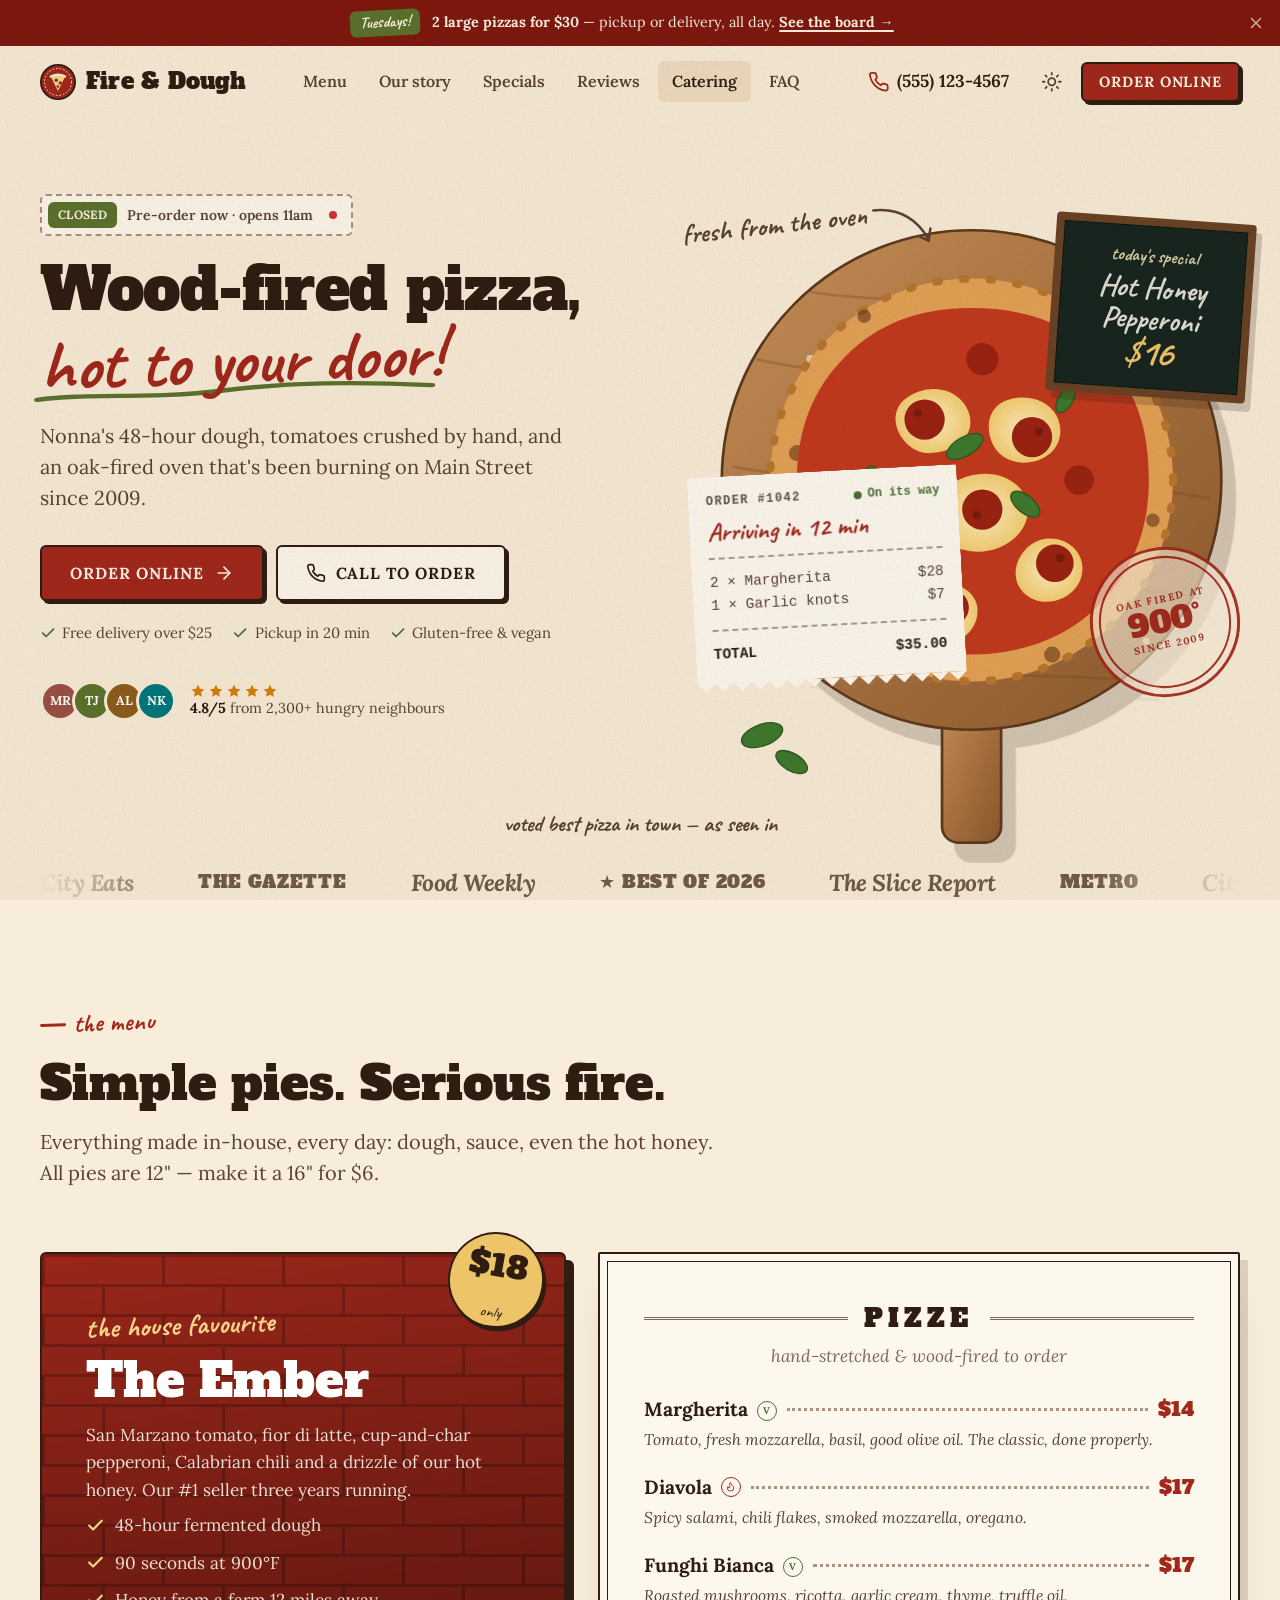
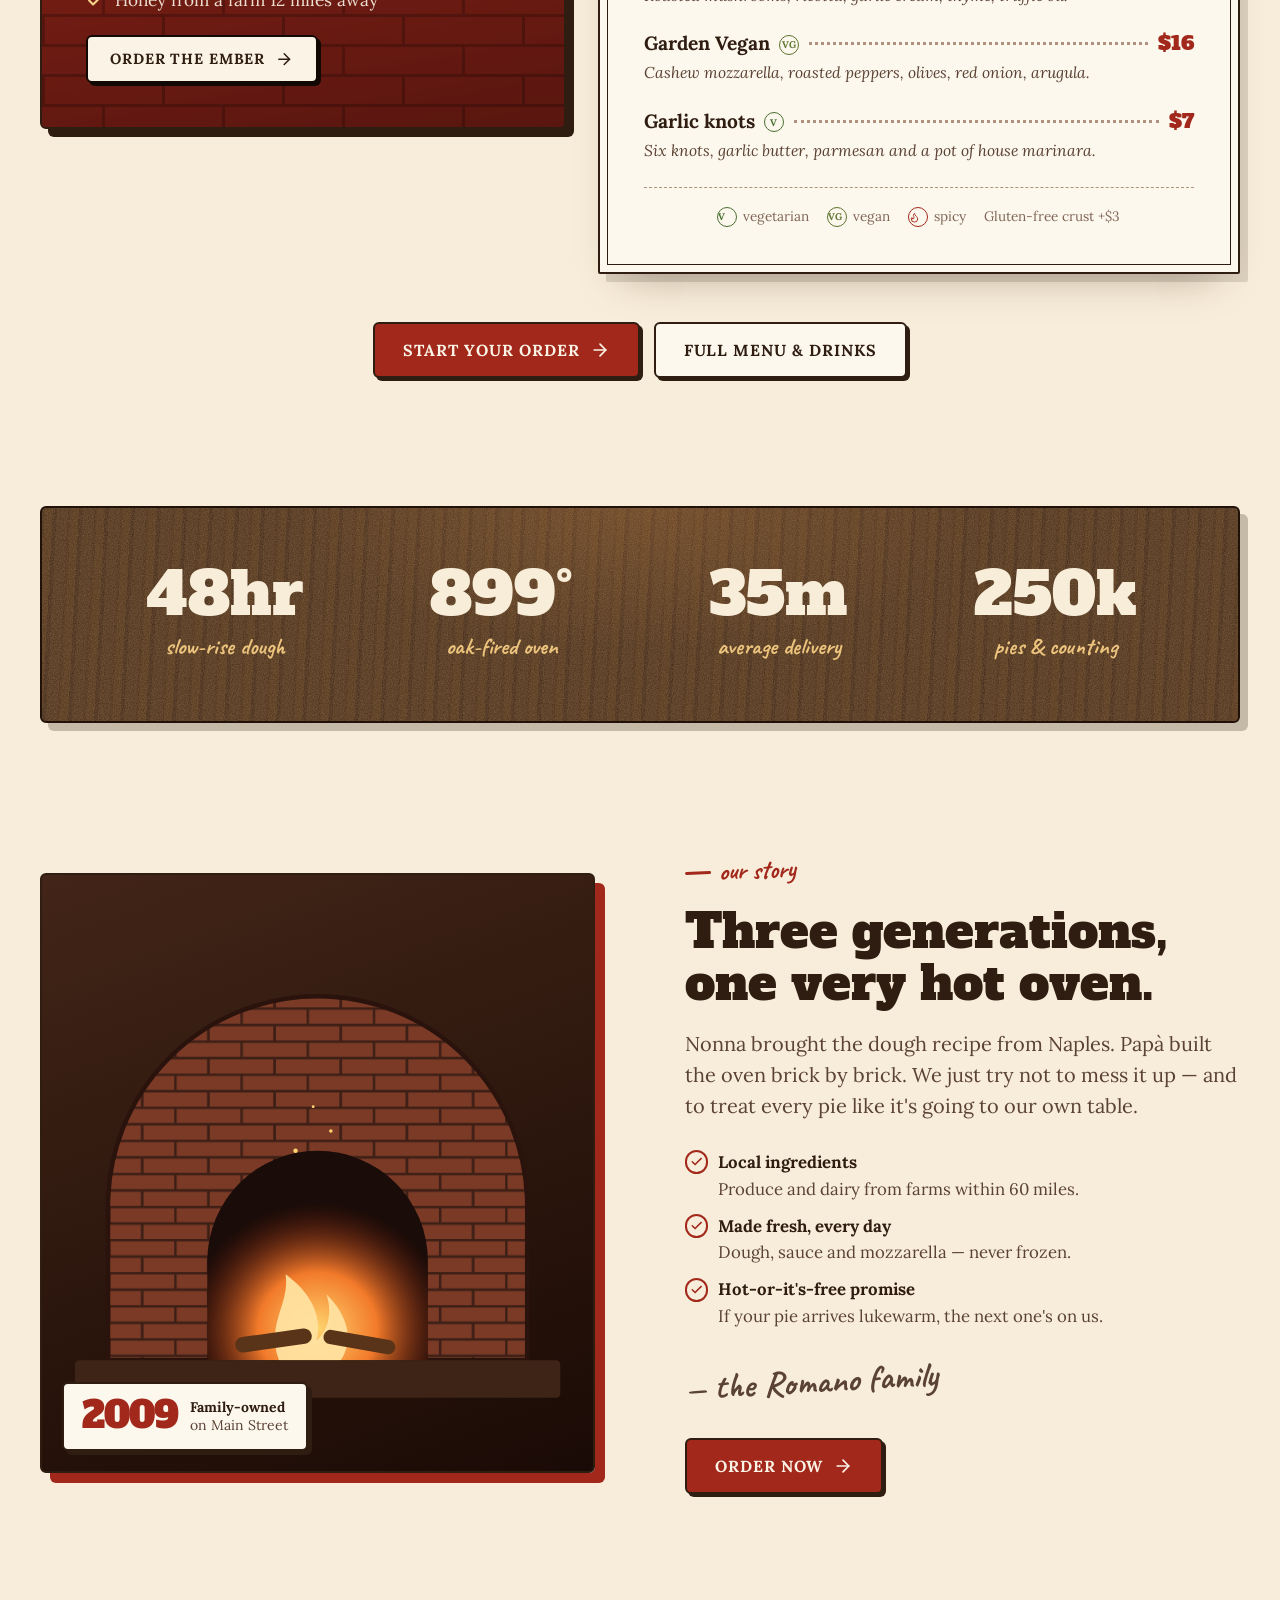
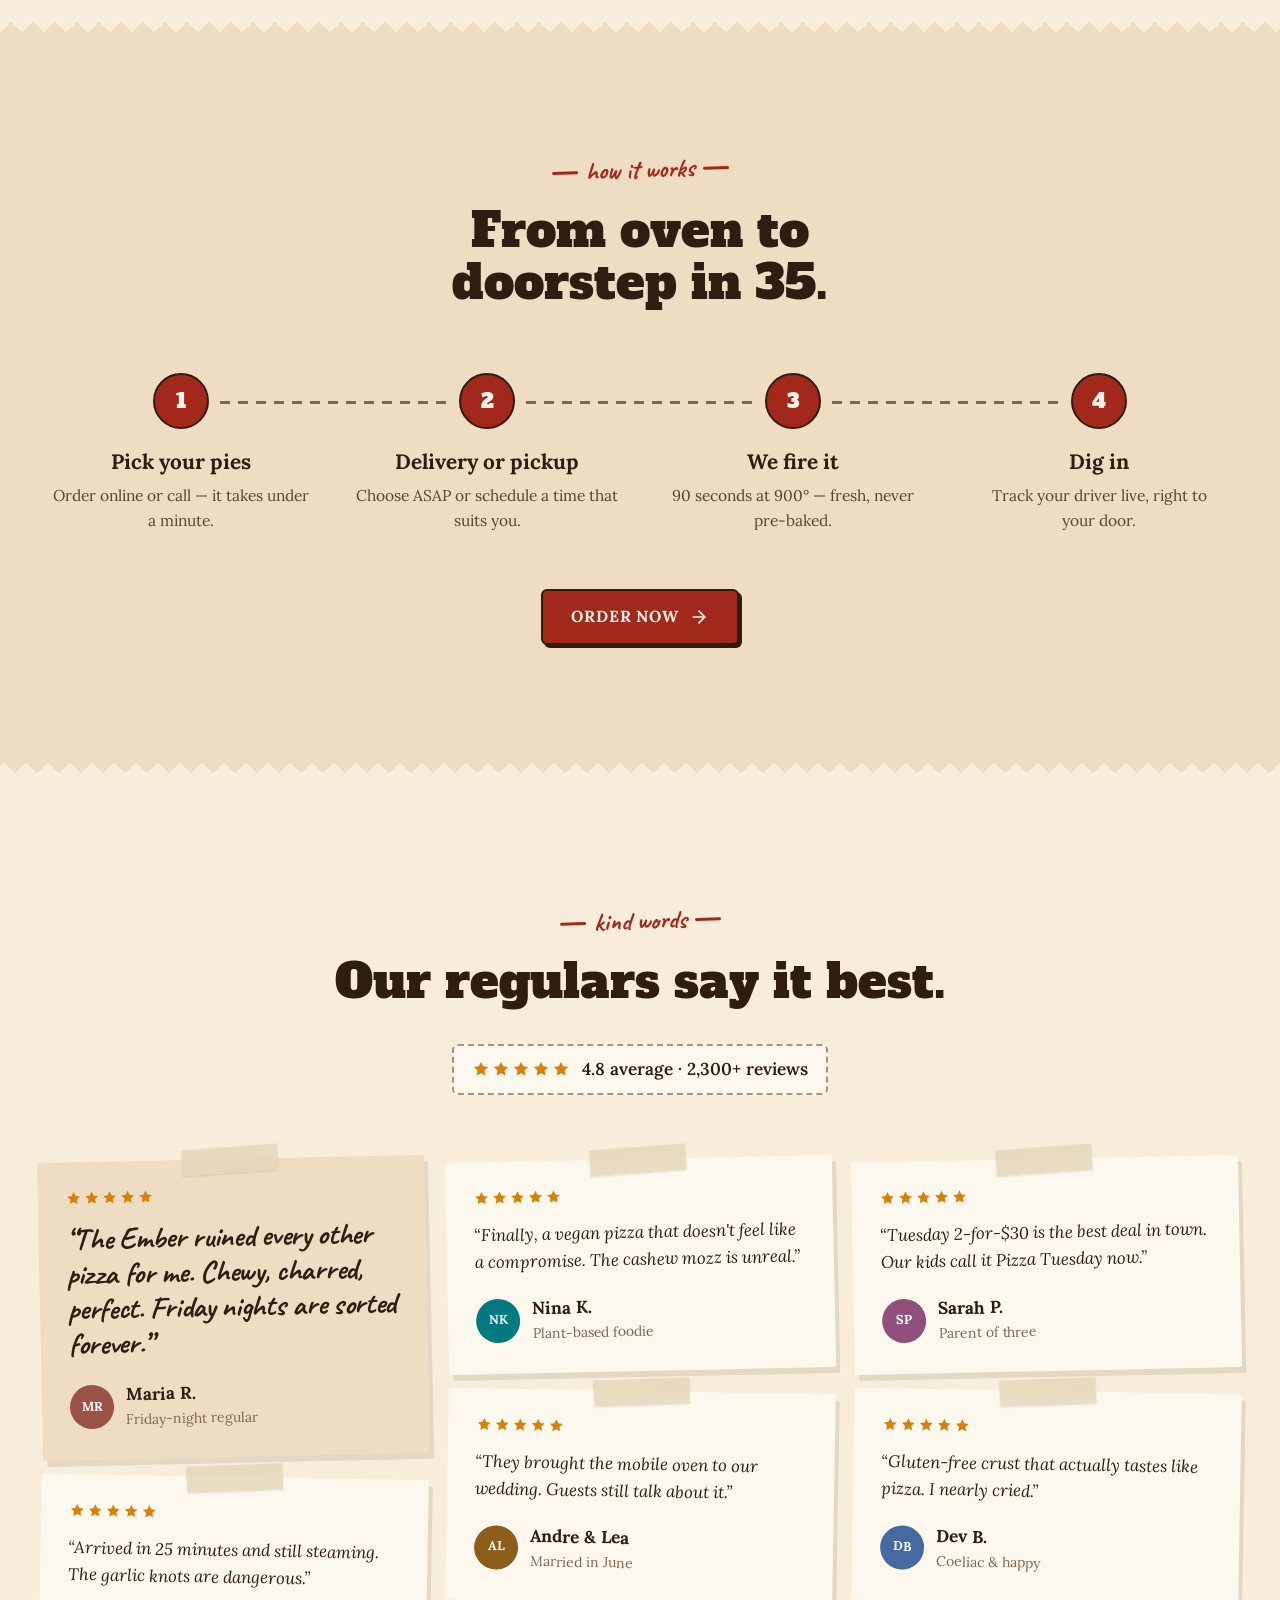
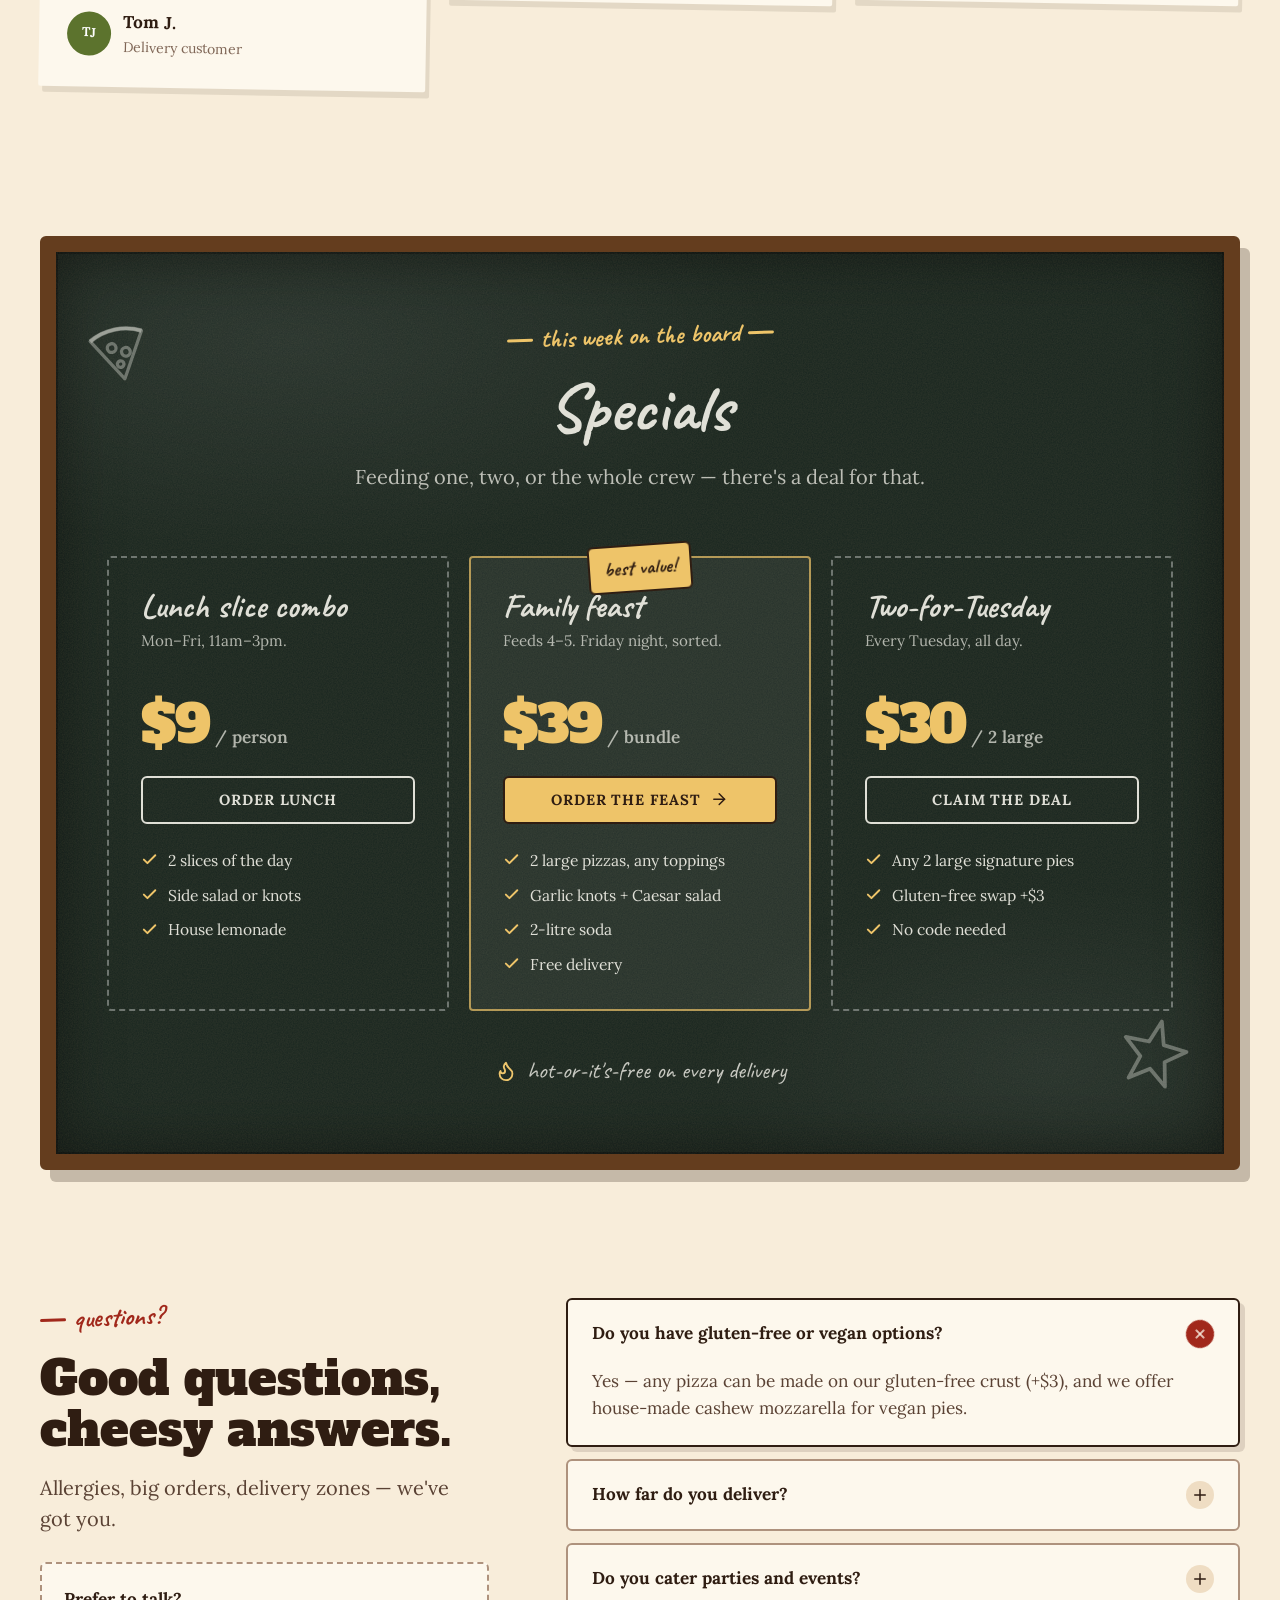
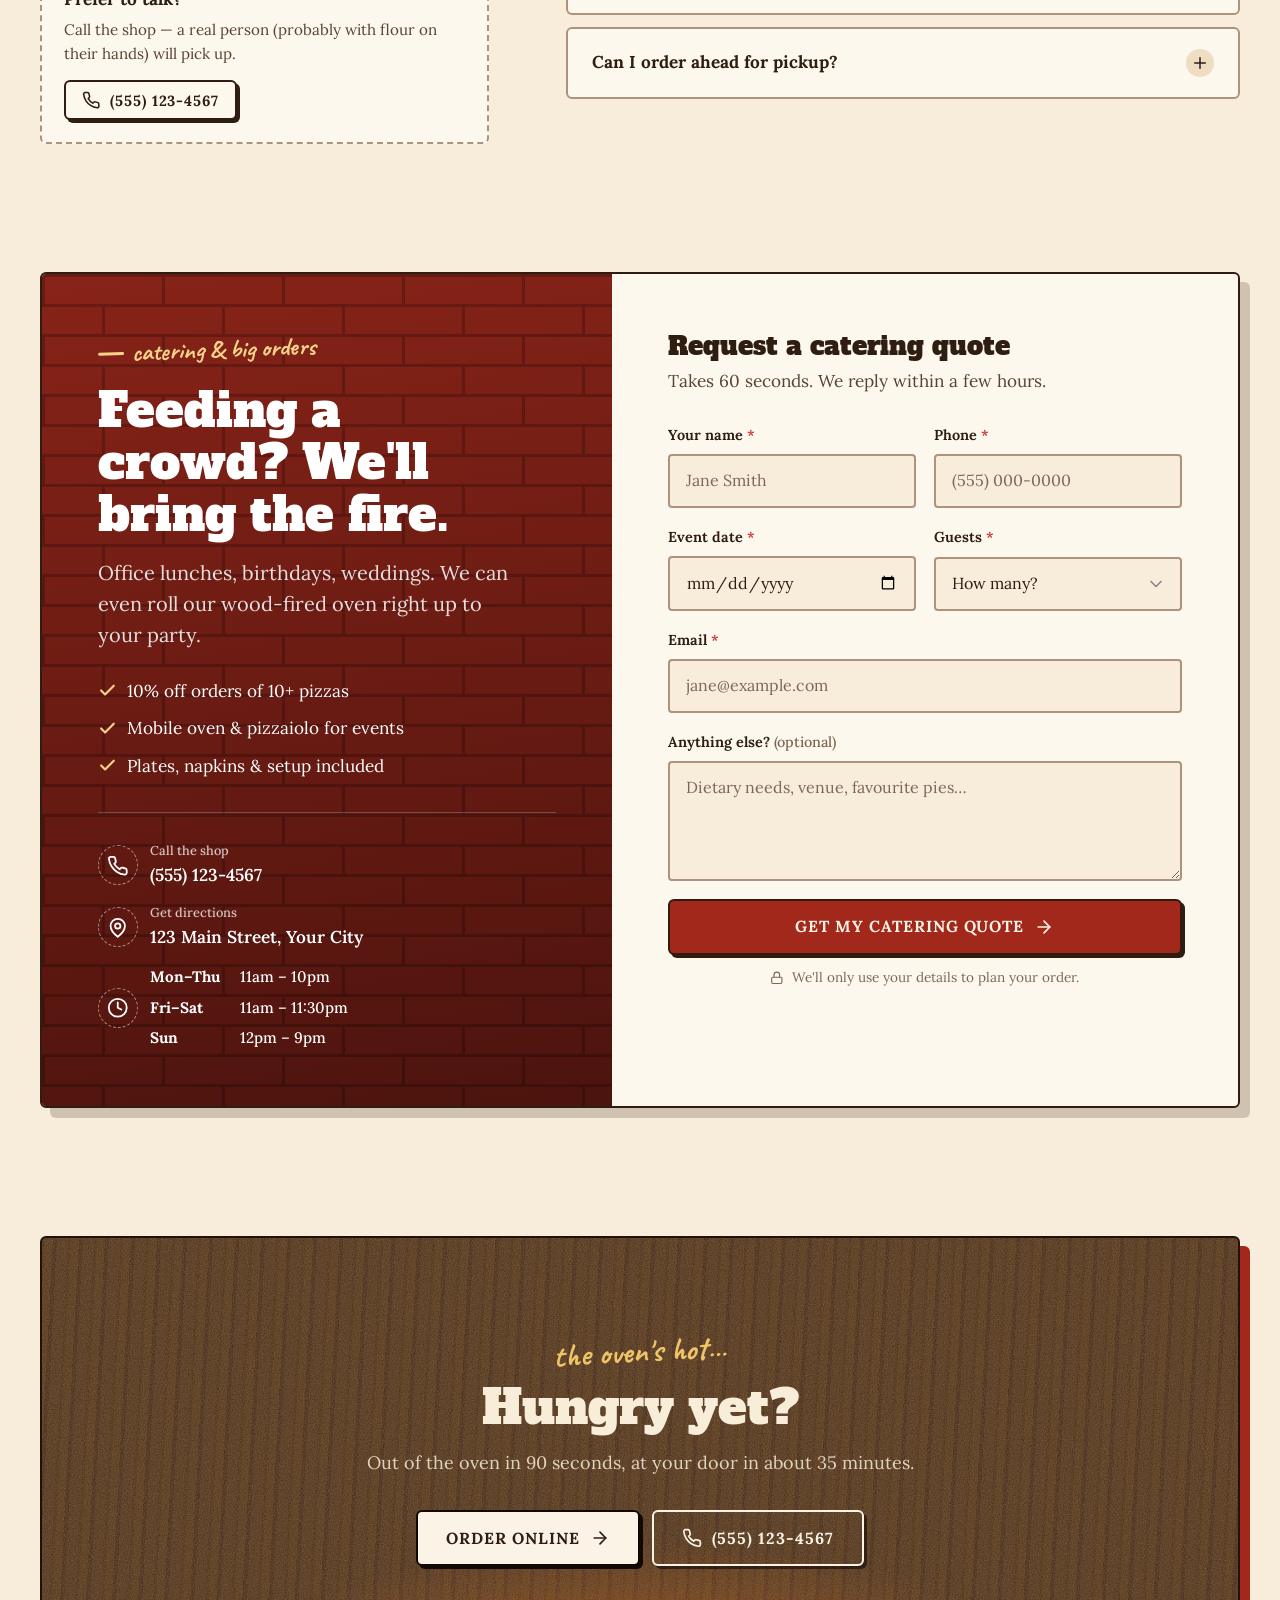
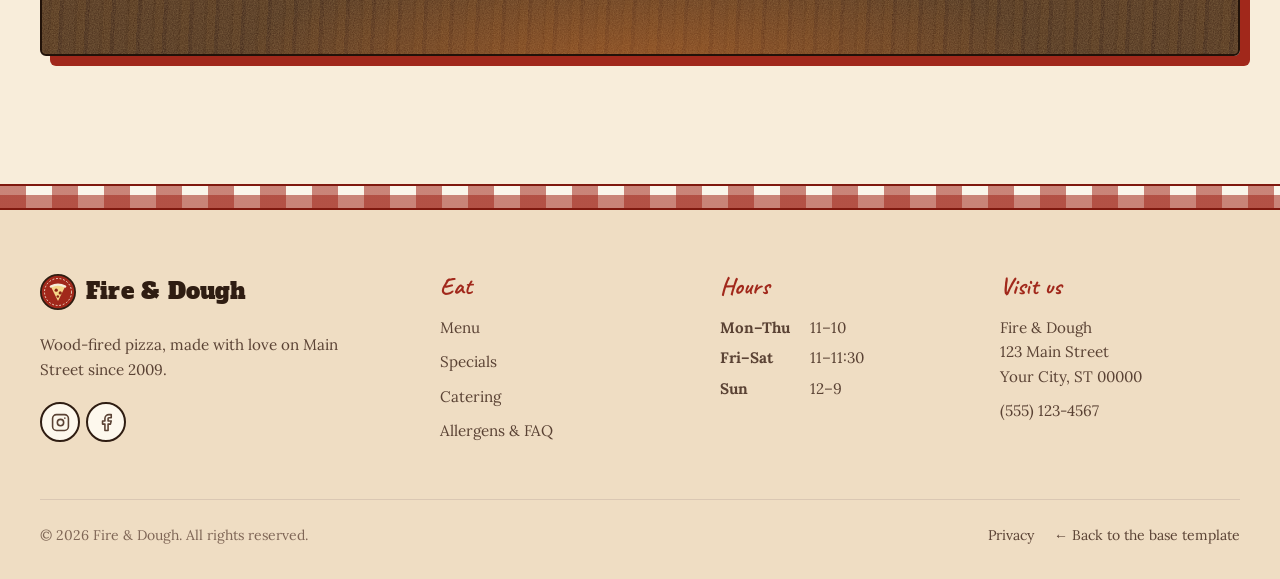
<file: examples/pizza/index.html>
<!doctype html>
<html lang="en">
<!--
  EXAMPLE: the base template pushed into a rustic pizzeria.
  Layers:  ../../assets/css/theme.css  → shared tokens
           ../../assets/css/main.css   → shared layout & components (unchanged)
           rustic.css                  → "skin": palette, fonts, textures, restyled components
  Shared JS (../../assets/js/main.js) drives the menu, reveals, counters, form and tracking.
-->
<head>
  <meta charset="utf-8">
  <meta name="viewport" content="width=device-width, initial-scale=1, viewport-fit=cover">

  <title>Fire &amp; Dough — Rustic Wood-Fired Pizza in Your City</title>
  <meta name="description" content="Family-run, wood-fired pizza made with 48-hour dough and local ingredients. Order online for delivery or pickup in Your City, or book us to cater your event.">
  <link rel="canonical" href="https://www.example.com/">
  <meta name="robots" content="index, follow, max-image-preview:large">

  <meta property="og:type" content="restaurant">
  <meta property="og:site_name" content="Fire &amp; Dough">
  <meta property="og:title" content="Fire &amp; Dough — Rustic Wood-Fired Pizza">
  <meta property="og:description" content="48-hour dough, a 900° oak-fired oven and three generations of know-how. Order online now.">
  <meta property="og:url" content="https://www.example.com/">
  <meta property="og:image" content="https://www.example.com/assets/img/og-image.png">
  <meta property="og:image:width" content="1200">
  <meta property="og:image:height" content="630">
  <meta name="twitter:card" content="summary_large_image">

  <link rel="icon" href="favicon.svg" type="image/svg+xml">
  <meta name="theme-color" content="#f3eadb" media="(prefers-color-scheme: light)">
  <meta name="theme-color" content="#1f1915" media="(prefers-color-scheme: dark)">

  <script>try { var t = localStorage.getItem("theme"); if (t) document.documentElement.dataset.theme = t; } catch (e) {}</script>

  <link rel="preconnect" href="https://fonts.googleapis.com">
  <link rel="preconnect" href="https://fonts.gstatic.com" crossorigin>
  <link href="https://fonts.googleapis.com/css2?family=Alfa+Slab+One&family=Caveat:wght@500..700&family=Lora:ital,wght@0,400..700;1,400..700&display=swap" rel="stylesheet">

  <link rel="stylesheet" href="../../assets/css/theme.css">
  <link rel="stylesheet" href="../../assets/css/main.css">
  <link rel="stylesheet" href="rustic.css">
  <script src="../../assets/js/main.js" defer></script>

  <script type="application/ld+json">
  {
    "@context": "https://schema.org",
    "@graph": [
      {
        "@type": "Restaurant",
        "@id": "https://www.example.com/#restaurant",
        "name": "Fire & Dough",
        "description": "Family-run, wood-fired pizza made with 48-hour fermented dough and local ingredients.",
        "url": "https://www.example.com/",
        "image": "https://www.example.com/assets/img/og-image.png",
        "telephone": "+1-555-123-4567",
        "servesCuisine": ["Pizza", "Italian"],
        "priceRange": "$$",
        "hasMenu": "https://www.example.com/#menu",
        "acceptsReservations": "False",
        "address": { "@type": "PostalAddress", "streetAddress": "123 Main Street", "addressLocality": "Your City", "addressRegion": "ST", "postalCode": "00000", "addressCountry": "US" },
        "openingHoursSpecification": [
          { "@type": "OpeningHoursSpecification", "dayOfWeek": ["Monday","Tuesday","Wednesday","Thursday"], "opens": "11:00", "closes": "22:00" },
          { "@type": "OpeningHoursSpecification", "dayOfWeek": ["Friday","Saturday"], "opens": "11:00", "closes": "23:30" },
          { "@type": "OpeningHoursSpecification", "dayOfWeek": "Sunday", "opens": "12:00", "closes": "21:00" }
        ],
        "aggregateRating": { "@type": "AggregateRating", "ratingValue": "4.8", "reviewCount": "2300" },
        "potentialAction": { "@type": "OrderAction", "target": "https://www.example.com/order" }
      },
      {
        "@type": "FAQPage",
        "mainEntity": [
          { "@type": "Question", "name": "Do you have gluten-free or vegan options?", "acceptedAnswer": { "@type": "Answer", "text": "Yes — any pizza can be made on our gluten-free crust (+$3), and we offer house-made cashew mozzarella for vegan pies." } },
          { "@type": "Question", "name": "How far do you deliver?", "acceptedAnswer": { "@type": "Answer", "text": "We deliver within 5 miles of the shop. Delivery is free on orders over $25." } },
          { "@type": "Question", "name": "Do you cater parties and events?", "acceptedAnswer": { "@type": "Answer", "text": "We do — from office lunches to weddings, with our mobile wood-fired oven. Use the catering form and we'll reply within a few hours." } },
          { "@type": "Question", "name": "Can I order ahead for pickup?", "acceptedAnswer": { "@type": "Answer", "text": "Absolutely. Order online, pick a time, and your pizza will be hot and boxed when you arrive." } }
        ]
      }
    ]
  }
  </script>
</head>
<body>
  <svg width="0" height="0" style="position:absolute" aria-hidden="true">
    <symbol id="i-arrow" viewBox="0 0 24 24"><path d="M5 12h14"/><path d="m12 5 7 7-7 7"/></symbol>
    <symbol id="i-check" viewBox="0 0 24 24"><path d="M20 6 9 17l-5-5"/></symbol>
    <symbol id="i-star" viewBox="0 0 24 24"><path d="M12 2.5l2.94 5.96 6.56.95-4.75 4.63 1.12 6.54L12 17.5l-5.87 3.08 1.12-6.54L2.5 9.41l6.56-.95z"/></symbol>
    <symbol id="i-phone" viewBox="0 0 24 24"><path d="M22 16.92v3a2 2 0 0 1-2.18 2 19.79 19.79 0 0 1-8.63-3.07 19.5 19.5 0 0 1-6-6 19.79 19.79 0 0 1-3.07-8.67A2 2 0 0 1 4.11 2h3a2 2 0 0 1 2 1.72c.13.96.36 1.9.7 2.81a2 2 0 0 1-.45 2.11L8.09 9.91a16 16 0 0 0 6 6l1.27-1.27a2 2 0 0 1 2.11-.45c.91.34 1.85.57 2.81.7A2 2 0 0 1 22 16.92z"/></symbol>
    <symbol id="i-menu" viewBox="0 0 24 24"><path d="M4 7h16M4 12h16M4 17h16"/></symbol>
    <symbol id="i-x" viewBox="0 0 24 24"><path d="M18 6 6 18M6 6l12 12"/></symbol>
    <symbol id="i-sun" viewBox="0 0 24 24"><circle cx="12" cy="12" r="4"/><path d="M12 2v2M12 20v2M4.93 4.93l1.41 1.41M17.66 17.66l1.41 1.41M2 12h2M20 12h2M6.34 17.66l-1.41 1.41M19.07 4.93l-1.41 1.41"/></symbol>
    <symbol id="i-moon" viewBox="0 0 24 24"><path d="M12 3a6 6 0 0 0 9 9 9 9 0 1 1-9-9Z"/></symbol>
    <symbol id="i-clock" viewBox="0 0 24 24"><circle cx="12" cy="12" r="10"/><path d="M12 6v6l4 2"/></symbol>
    <symbol id="i-plus" viewBox="0 0 24 24"><path d="M5 12h14M12 5v14"/></symbol>
    <symbol id="i-pin" viewBox="0 0 24 24"><path d="M20 10c0 6-8 12-8 12s-8-6-8-12a8 8 0 0 1 16 0Z"/><circle cx="12" cy="10" r="3"/></symbol>
    <symbol id="i-mail" viewBox="0 0 24 24"><rect width="20" height="16" x="2" y="4" rx="2"/><path d="m22 7-8.97 5.7a1.94 1.94 0 0 1-2.06 0L2 7"/></symbol>
    <symbol id="i-lock" viewBox="0 0 24 24"><rect width="18" height="11" x="3" y="11" rx="2"/><path d="M7 11V7a5 5 0 0 1 10 0v4"/></symbol>
    <symbol id="i-pizza" viewBox="0 0 24 24"><path d="M15 11h.01M11 15h.01M16 16h.01"/><path d="m2 16 20 6-6-20A20 20 0 0 0 2 16"/><path d="M5.71 17.11a17.04 17.04 0 0 1 11.4-11.4"/></symbol>
    <symbol id="i-flame" viewBox="0 0 24 24"><path d="M8.5 14.5A2.5 2.5 0 0 0 11 12c0-1.38-.5-2-1-3-1.07-2.14-.22-4.05 2-6 .5 2.5 2 4.9 4 6.5 2 1.6 3 3.5 3 5.5a7 7 0 1 1-14 0c0-1.15.43-2.29 1-3a2.5 2.5 0 0 0 2.5 2.5z"/></symbol>
    <symbol id="i-leaf" viewBox="0 0 24 24"><path d="M11 20A7 7 0 0 1 9.8 6.1C15.5 5 17 4.48 19 2c1 2 2 4.18 2 8 0 5.5-4.78 10-10 10Z"/><path d="M2 21c0-3 1.85-5.36 5.08-6C9.5 14.52 12 13 13 12"/></symbol>
    <symbol id="i-bag" viewBox="0 0 24 24"><path d="M6 2 3 6v14a2 2 0 0 0 2 2h14a2 2 0 0 0 2-2V6l-3-4Z"/><path d="M3 6h18"/><path d="M16 10a4 4 0 0 1-8 0"/></symbol>
    <symbol id="i-bike" viewBox="0 0 24 24"><circle cx="18.5" cy="17.5" r="3.5"/><circle cx="5.5" cy="17.5" r="3.5"/><circle cx="15" cy="5" r="1"/><path d="M12 17.5V14l-3-3 4-3 2 3h2"/></symbol>
    <symbol id="i-heart" viewBox="0 0 24 24"><path d="M19 14c1.49-1.46 3-3.21 3-5.5A5.5 5.5 0 0 0 16.5 3c-1.76 0-3 .5-4.5 2-1.5-1.5-2.74-2-4.5-2A5.5 5.5 0 0 0 2 8.5c0 2.3 1.5 4.05 3 5.5l7 7Z"/></symbol>
    <symbol id="i-users" viewBox="0 0 24 24"><path d="M16 21v-2a4 4 0 0 0-4-4H6a4 4 0 0 0-4 4v2"/><circle cx="9" cy="7" r="4"/><path d="M22 21v-2a4 4 0 0 0-3-3.87M16 3.13a4 4 0 0 1 0 7.75"/></symbol>
    <symbol id="i-instagram" viewBox="0 0 24 24"><rect x="2" y="2" width="20" height="20" rx="5"/><circle cx="12" cy="12" r="4"/><path d="M17.5 6.5h.01"/></symbol>
    <symbol id="i-facebook" viewBox="0 0 24 24"><path d="M18 2h-3a5 5 0 0 0-5 5v3H7v4h3v8h4v-8h3l1-4h-4V7a1 1 0 0 1 1-1h3z"/></symbol>
    <symbol id="i-doodle-pizza" viewBox="0 0 64 64"><path d="M8 18c15-8 33-8 48 0L32 58z"/><path d="M8 18c15-8 33-8 48 0" stroke-width="4"/><circle cx="26" cy="28" r="4"/><circle cx="38" cy="34" r="4"/><circle cx="31" cy="44" r="3"/></symbol>
    <symbol id="i-doodle-star" viewBox="0 0 64 64"><path d="M32 6l6 18 19 1-15 12 5 19-15-11-15 11 5-19L7 25l19-1z"/></symbol>
  </svg>
  <a class="skip-link" href="#main">Skip to content</a>

  <div class="announce" data-id="tuesday-deal-rustic" role="region" aria-label="Announcement">
    <div class="container">
      <span class="announce__tag">Tuesdays!</span>
      <p><strong>2 large pizzas for $30</strong> — pickup or delivery, all day. <a href="#specials" data-track="cta_announce">See the board →</a></p>
      <button class="announce__close" type="button" aria-label="Dismiss announcement"><svg class="icon" aria-hidden="true"><use href="#i-x"/></svg></button>
    </div>
  </div>

  <header class="header">
    <div class="container header__inner">
      <a class="logo" href="./" aria-label="Fire &amp; Dough — home">
        <svg class="logo__mark" viewBox="0 0 40 40" aria-hidden="true">
          <circle cx="20" cy="20" r="19" fill="var(--brand)" stroke="var(--ink)" stroke-width="2"/>
          <circle cx="20" cy="20" r="15" fill="none" stroke="#f6ecd9" stroke-width="1" stroke-dasharray="2 2"/>
          <path d="M12 14c5-2.6 11-2.6 16 0L20 30z" fill="#f6d78a"/>
          <path d="M12 14c5-2.6 11-2.6 16 0" fill="none" stroke="#f6ecd9" stroke-width="2.5" stroke-linecap="round"/>
          <circle cx="18" cy="18" r="1.8" fill="#8c2414"/><circle cx="22.5" cy="21" r="1.8" fill="#8c2414"/><circle cx="19.8" cy="25" r="1.4" fill="#8c2414"/>
        </svg>
        Fire &amp; Dough
      </a>

      <nav class="nav" id="site-nav" aria-label="Main">
        <ul class="nav__list" role="list">
          <li><a class="nav__link" href="#menu">Menu</a></li>
          <li><a class="nav__link" href="#about">Our story</a></li>
          <li><a class="nav__link" href="#specials">Specials</a></li>
          <li><a class="nav__link" href="#reviews">Reviews</a></li>
          <li><a class="nav__link" href="#contact">Catering</a></li>
          <li><a class="nav__link" href="#faq">FAQ</a></li>
        </ul>
        <div class="nav__mobile-cta">
          <a class="btn btn--primary btn--lg" href="#menu" data-track="order_nav_mobile">Order online <svg class="icon icon--arrow" aria-hidden="true"><use href="#i-arrow"/></svg></a>
          <a class="btn btn--lg" href="tel:+15551234567" data-track="call_nav_mobile"><svg class="icon" aria-hidden="true"><use href="#i-phone"/></svg> (555) 123-4567</a>
        </div>
      </nav>

      <div class="header__actions">
        <a class="header__phone" href="tel:+15551234567" data-track="call_header"><svg class="icon" aria-hidden="true"><use href="#i-phone"/></svg><span>(555) 123-4567</span></a>
        <button class="icon-btn theme-toggle" type="button" aria-label="Toggle dark mode" aria-pressed="false">
          <svg class="icon icon--sun" aria-hidden="true"><use href="#i-sun"/></svg>
          <svg class="icon icon--moon" aria-hidden="true"><use href="#i-moon"/></svg>
        </button>
        <a class="btn btn--primary btn--sm header__cta" href="#menu" data-track="order_header">Order online</a>
        <button class="icon-btn menu-toggle" type="button" aria-label="Open menu" aria-expanded="false" aria-controls="site-nav">
          <svg class="icon icon--menu" aria-hidden="true"><use href="#i-menu"/></svg>
          <svg class="icon icon--close" aria-hidden="true"><use href="#i-x"/></svg>
        </button>
      </div>
    </div>
  </header>

  <main id="main">
    <!-- HERO -->
    <section class="hero" aria-labelledby="hero-title">
      <div class="hero__bg" aria-hidden="true"></div>
      <div class="container hero__grid">
        <div class="hero__copy">
          <a class="pill-badge open-status" href="#visit" data-reveal>
            <span class="pill-badge__new" data-open-label>Open now</span>
            <span data-open-text>Delivery in ~35 min</span><span class="live-dot" aria-hidden="true"></span>
          </a>
          <h1 id="hero-title" data-reveal style="--i:1">
            Wood&#8209;fired pizza,
            <span class="hl">hot to your door!<svg class="hl__underline" viewBox="0 0 300 20" preserveAspectRatio="none" aria-hidden="true"><path d="M3 12C40 6 90 16 140 9S240 4 297 11" fill="none" stroke="currentColor" stroke-width="5" stroke-linecap="round"/></svg></span>
          </h1>
          <p class="lede" data-reveal style="--i:2">Nonna's 48-hour dough, tomatoes crushed by hand, and an oak-fired oven that's been burning on Main Street since 2009.</p>

          <div class="hero__ctas" data-reveal style="--i:3">
            <a class="btn btn--primary btn--lg" href="#menu" data-track="order_hero">Order online <svg class="icon icon--arrow" aria-hidden="true"><use href="#i-arrow"/></svg></a>
            <a class="btn btn--lg" href="tel:+15551234567" data-track="call_hero"><svg class="icon" aria-hidden="true"><use href="#i-phone"/></svg> Call to order</a>
          </div>
          <ul class="hero__assurance" data-reveal style="--i:4">
            <li><svg class="icon" aria-hidden="true"><use href="#i-check"/></svg> Free delivery over $25</li>
            <li><svg class="icon" aria-hidden="true"><use href="#i-check"/></svg> Pickup in 20 min</li>
            <li><svg class="icon" aria-hidden="true"><use href="#i-check"/></svg> Gluten-free &amp; vegan</li>
          </ul>

          <div class="social-proof" data-reveal style="--i:5">
            <div class="avatars" aria-hidden="true">
              <span class="avatar" style="--h:30">MR</span><span class="avatar" style="--h:125">TJ</span><span class="avatar" style="--h:70">AL</span><span class="avatar" style="--h:200">NK</span>
            </div>
            <div class="social-proof__text">
              <div class="stars" role="img" aria-label="Rated 4.8 out of 5">
                <svg class="icon icon--fill"><use href="#i-star"/></svg><svg class="icon icon--fill"><use href="#i-star"/></svg><svg class="icon icon--fill"><use href="#i-star"/></svg><svg class="icon icon--fill"><use href="#i-star"/></svg><svg class="icon icon--fill"><use href="#i-star"/></svg>
              </div>
              <strong>4.8/5</strong> from 2,300+ hungry neighbours
            </div>
          </div>
        </div>

        <div class="hero__visual" data-reveal style="--i:2">
          <p class="annotation" aria-hidden="true">fresh from the oven
            <svg viewBox="0 0 70 50" fill="none" stroke="currentColor" stroke-width="2.5" stroke-linecap="round"><path d="M4 6c20 0 40 8 52 34"/><path d="M46 36l10 6 3-12"/></svg>
          </p>
          <div class="hero__photo">
            <!-- Swap for an overhead photo of a real pie on a peel: <img src="hero.webp" alt="…" fetchpriority="high"> -->
            <svg class="hero__photo-art" viewBox="0 0 400 480" aria-hidden="true">
              <defs>
                <linearGradient id="woodg" x1="0" y1="0" x2="1" y2="1"><stop offset="0" stop-color="#c8925a"/><stop offset=".55" stop-color="#a8713f"/><stop offset="1" stop-color="#8a5a2e"/></linearGradient>
                <radialGradient id="cheese" cx=".5" cy=".5" r=".5"><stop offset="0" stop-color="#fff1c4"/><stop offset="1" stop-color="#f4cf74"/></radialGradient>
              </defs>
              <g class="peel">
                <rect x="178" y="370" width="44" height="110" rx="12" fill="url(#woodg)" stroke="#5e3a1c" stroke-width="2"/>
                <circle cx="200" cy="210" r="186" fill="url(#woodg)" stroke="#5e3a1c" stroke-width="2"/>
                <g fill="none" stroke="#6b431f" stroke-opacity=".28" stroke-width="2">
                  <path d="M40 120c80 20 240 10 330 30M22 200c90 18 260 4 356 24M30 280c100 14 250 0 340 18M70 350c80 8 180 2 260 10M80 70c60 10 180 4 240 16"/>
                </g>
                <circle cx="80" cy="120" r="3" fill="#fff" opacity=".6"/><circle cx="330" cy="330" r="2.5" fill="#fff" opacity=".6"/><circle cx="60" cy="300" r="2" fill="#fff" opacity=".5"/><circle cx="350" cy="110" r="2" fill="#fff" opacity=".5"/>
              </g>
              <g class="pizza-spin">
                <circle cx="200" cy="210" r="150" fill="#e3a256"/>
                <circle cx="200" cy="210" r="150" fill="none" stroke="#b9772f" stroke-width="6" stroke-dasharray="2 18" stroke-linecap="round"/>
                <g fill="#5a2e14" opacity=".55"><circle cx="70" cy="190" r="6"/><circle cx="120" cy="88" r="5"/><circle cx="290" cy="100" r="7"/><circle cx="335" cy="240" r="5"/><circle cx="260" cy="340" r="6"/><circle cx="130" cy="330" r="7"/></g>
                <path d="M200 82c40 0 74 12 98 36s34 52 34 92-14 70-38 94-58 36-94 36-66-10-92-34-38-58-38-96 12-68 36-92 54-36 94-36z" fill="#c23a1e"/>
                <g fill="url(#cheese)">
                  <path d="M150 150c18-14 42-8 48 10s-12 30-30 30-34-26-18-40z"/><path d="M228 150c22-6 40 8 38 26s-24 26-40 18-20-38 2-44z"/>
                  <path d="M190 210c24-12 52 0 52 22s-26 36-48 30-30-40-4-52z"/><path d="M120 230c16-10 38 0 38 18s-18 32-36 26-18-34-2-44z"/>
                  <path d="M250 255c18-6 36 8 32 26s-28 26-42 14-6-34 10-40z"/><path d="M170 290c18-8 38 4 34 22s-24 24-38 16-12-30 4-38z"/>
                </g>
                <g fill="#9b2312"><circle cx="165" cy="165" r="15"/><circle cx="245" cy="178" r="15"/><circle cx="208" cy="232" r="15"/><circle cx="135" cy="250" r="13"/><circle cx="262" cy="272" r="14"/><circle cx="185" cy="305" r="13"/><circle cx="280" cy="210" r="11"/><circle cx="208" cy="120" r="12"/></g>
                <g fill="#5a120a" opacity=".5"><circle cx="160" cy="160" r="3"/><circle cx="250" cy="174" r="3"/><circle cx="204" cy="236" r="3"/><circle cx="266" cy="268" r="3"/></g>
                <g fill="#3f7a2e" stroke="#2c5a1f" stroke-width="1"><ellipse cx="195" cy="185" rx="15" ry="7" transform="rotate(-30 195 185)"/><ellipse cx="240" cy="228" rx="13" ry="6.5" transform="rotate(40 240 228)"/><ellipse cx="160" cy="285" rx="12" ry="6" transform="rotate(10 160 285)"/><ellipse cx="270" cy="150" rx="11" ry="5.5" transform="rotate(-60 270 150)"/><ellipse cx="128" cy="210" rx="11" ry="5.5" transform="rotate(70 128 210)"/></g>
              </g>
              <g fill="#3f7a2e" stroke="#2c5a1f" stroke-width="1"><ellipse cx="44" cy="400" rx="16" ry="8" transform="rotate(-20 44 400)"/><ellipse cx="66" cy="420" rx="13" ry="6.5" transform="rotate(30 66 420)"/></g>
            </svg>
          </div>

          <div class="float-card float-card--rating sign" aria-hidden="true">
            <div class="fc-label">today's special</div>
            <div class="fc-title">Hot Honey Pepperoni</div>
            <div class="fc-big">$16</div>
          </div>

          <div class="float-card float-card--booking ticket" aria-hidden="true">
            <div class="fc-row" style="justify-content:space-between">
              <span class="fc-label">Order #1042</span>
              <span class="fc-row" style="gap:6px;font-size:.75rem;font-weight:700;color:oklch(50% .1 135)"><span class="live-dot"></span> On its way</span>
            </div>
            <div class="fc-title" style="margin-top:8px">Arriving in 12 min</div>
            <hr>
            <div class="fc-sub fc-total" style="font-weight:400"><span>2 × Margherita</span><span>$28</span></div>
            <div class="fc-sub fc-total" style="font-weight:400"><span>1 × Garlic knots</span><span>$7</span></div>
            <hr>
            <div class="fc-total"><span>TOTAL</span><span>$35.00</span></div>
          </div>

          <div class="float-card float-card--growth stamp" aria-hidden="true">
            <div><small>Oak fired at</small><strong>900°</strong><small>since 2009</small></div>
          </div>
        </div>
      </div>
    </section>

    <!-- PRESS STRIP -->
    <section class="trust" aria-label="As featured in">
      <div class="container">
        <p class="trust__label">voted best pizza in town — as seen in</p>
        <div class="marquee">
          <div class="marquee__track">
            <span class="wordmark">City Eats</span><span class="wordmark wordmark--slab">The Gazette</span><span class="wordmark">Food Weekly</span><span class="wordmark wordmark--slab">★ Best of 2026</span><span class="wordmark">The Slice Report</span><span class="wordmark wordmark--slab">Metro</span>
            <span class="wordmark" aria-hidden="true">City Eats</span><span class="wordmark wordmark--slab" aria-hidden="true">The Gazette</span><span class="wordmark" aria-hidden="true">Food Weekly</span><span class="wordmark wordmark--slab" aria-hidden="true">★ Best of 2026</span><span class="wordmark" aria-hidden="true">The Slice Report</span><span class="wordmark wordmark--slab" aria-hidden="true">Metro</span>
          </div>
        </div>
      </div>
    </section>

    <!-- MENU: printed-menu layout (new component, built on the template's tokens) -->
    <section class="section" id="menu" aria-labelledby="menu-title">
      <div class="container">
        <div class="section-head" data-reveal>
          <span class="eyebrow">the menu</span>
          <h2 id="menu-title">Simple pies. Serious fire.</h2>
          <p class="lede">Everything made in-house, every day: dough, sauce, even the hot honey. All pies are 12" — make it a 16" for $6.</p>
        </div>

        <div class="menu-board">
          <article class="feature-dish" data-reveal>
            <span class="price-tag">$18<small>only</small></span>
            <span class="hand">the house favourite</span>
            <h3>The Ember</h3>
            <p>San Marzano tomato, fior di latte, cup-and-char pepperoni, Calabrian chili and a drizzle of our hot honey. Our #1 seller three years running.</p>
            <ul class="check-list">
              <li><svg class="icon" aria-hidden="true"><use href="#i-check"/></svg> 48-hour fermented dough</li>
              <li><svg class="icon" aria-hidden="true"><use href="#i-check"/></svg> 90 seconds at 900°F</li>
              <li><svg class="icon" aria-hidden="true"><use href="#i-check"/></svg> Honey from a farm 12 miles away</li>
            </ul>
            <a class="btn btn--light" href="#menu" data-track="order_feature">Order The Ember <svg class="icon icon--arrow" aria-hidden="true"><use href="#i-arrow"/></svg></a>
          </article>

          <div class="printed-menu" data-reveal style="--i:1">
            <p class="printed-menu__title" aria-hidden="true">Pizze</p>
            <p class="printed-menu__sub">hand-stretched &amp; wood-fired to order</p>
            <ul class="menu-list">
              <li class="menu-item">
                <div class="menu-line"><h3>Margherita <span class="dietary"><abbr class="diet diet--v" title="Vegetarian">V</abbr></span></h3><span class="leader"></span><span class="menu-price">$14</span></div>
                <p>Tomato, fresh mozzarella, basil, good olive oil. The classic, done properly.</p>
              </li>
              <li class="menu-item">
                <div class="menu-line"><h3>Diavola <span class="dietary"><abbr class="diet diet--hot" title="Spicy"><svg class="icon" style="width:11px;height:11px" aria-hidden="true"><use href="#i-flame"/></svg></abbr></span></h3><span class="leader"></span><span class="menu-price">$17</span></div>
                <p>Spicy salami, chili flakes, smoked mozzarella, oregano.</p>
              </li>
              <li class="menu-item">
                <div class="menu-line"><h3>Funghi Bianca <span class="dietary"><abbr class="diet diet--v" title="Vegetarian">V</abbr></span></h3><span class="leader"></span><span class="menu-price">$17</span></div>
                <p>Roasted mushrooms, ricotta, garlic cream, thyme, truffle oil.</p>
              </li>
              <li class="menu-item">
                <div class="menu-line"><h3>Garden Vegan <span class="dietary"><abbr class="diet diet--vg" title="Vegan">VG</abbr></span></h3><span class="leader"></span><span class="menu-price">$16</span></div>
                <p>Cashew mozzarella, roasted peppers, olives, red onion, arugula.</p>
              </li>
              <li class="menu-item">
                <div class="menu-line"><h3>Garlic knots <span class="dietary"><abbr class="diet diet--v" title="Vegetarian">V</abbr></span></h3><span class="leader"></span><span class="menu-price">$7</span></div>
                <p>Six knots, garlic butter, parmesan and a pot of house marinara.</p>
              </li>
            </ul>
            <p class="menu-legend"><span><span class="diet diet--v" aria-hidden="true">V</span> vegetarian</span><span><span class="diet diet--vg" aria-hidden="true">VG</span> vegan</span><span><span class="diet diet--hot" aria-hidden="true"><svg class="icon" style="width:11px;height:11px" aria-hidden="true"><use href="#i-flame"/></svg></span> spicy</span><span>Gluten-free crust +$3</span></p>
          </div>
        </div>
        <div class="menu-more" data-reveal>
          <a class="btn btn--primary btn--lg" href="#menu" data-track="order_menu">Start your order <svg class="icon icon--arrow" aria-hidden="true"><use href="#i-arrow"/></svg></a>
          <a class="btn btn--lg" href="#menu" data-track="full_menu">Full menu &amp; drinks</a>
        </div>
      </div>
    </section>

    <!-- STATS on a wooden board -->
    <section aria-label="By the numbers">
      <div class="container">
        <div class="stats" data-reveal>
          <div class="stat"><div class="stat__num" data-count="48" data-suffix="hr">48hr</div><div class="stat__label">slow-rise dough</div></div>
          <div class="stat"><div class="stat__num" data-count="900" data-suffix="°">900°</div><div class="stat__label">oak-fired oven</div></div>
          <div class="stat"><div class="stat__num" data-count="35" data-suffix="m">35m</div><div class="stat__label">average delivery</div></div>
          <div class="stat"><div class="stat__num" data-count="250" data-suffix="k">250k</div><div class="stat__label">pies &amp; counting</div></div>
        </div>
      </div>
    </section>

    <!-- OUR STORY -->
    <section class="section" id="about" aria-labelledby="about-title">
      <div class="container split">
        <div class="split__media" data-reveal style="background:linear-gradient(160deg, oklch(30% .05 45), oklch(17% .03 40))">
          <svg viewBox="0 0 500 540" preserveAspectRatio="xMidYMid slice" aria-hidden="true">
            <defs><radialGradient id="fire" cx=".5" cy=".85" r=".6"><stop offset="0" stop-color="#ffd36e"/><stop offset=".45" stop-color="#f27a2a"/><stop offset="1" stop-color="#7a1d10" stop-opacity="0"/></radialGradient>
              <pattern id="bricks" width="60" height="30" patternUnits="userSpaceOnUse"><rect width="60" height="30" fill="#7a3a26"/><path d="M0 1H60M0 16H60M1 1V16M31 16V30" stroke="#3e1f16" stroke-width="2.5"/></pattern></defs>
            <path d="M60 440V300a190 190 0 0 1 380 0v140z" fill="url(#bricks)"/>
            <path d="M60 440V300a190 190 0 0 1 380 0v140z" fill="none" stroke="#2a130c" stroke-width="4"/>
            <path d="M150 440v-90a100 100 0 0 1 200 0v90z" fill="#1a0c08"/>
            <path d="M150 440v-90a100 100 0 0 1 200 0v90z" fill="url(#fire)"/>
            <path d="M215 440c-12-34 10-50 6-78 22 16 34 38 28 60 12-10 14-28 9-42 20 20 25 42 13 60z" fill="#ffe2a0" opacity=".95"/>
            <g fill="#5a3418"><rect x="175" y="415" width="70" height="14" rx="7" transform="rotate(-8 210 422)"/><rect x="255" y="417" width="66" height="13" rx="6.5" transform="rotate(10 288 423)"/></g>
            <rect x="30" y="440" width="440" height="34" rx="4" fill="#3e2416"/>
            <g fill="#ffd36e"><circle cx="230" cy="250" r="2"/><circle cx="262" cy="232" r="1.6"/><circle cx="246" cy="210" r="1.3"/></g>
          </svg>
          <div class="split__badge">
            <span class="fc-big">2009</span>
            <p><strong style="color:var(--ink)">Family-owned</strong><br>on Main Street</p>
          </div>
        </div>

        <div data-reveal style="--i:1">
          <span class="eyebrow">our story</span>
          <h2 id="about-title">Three generations, one very hot oven.</h2>
          <p class="lede">Nonna brought the dough recipe from Naples. Papà built the oven brick by brick. We just try not to mess it up — and to treat every pie like it's going to our own table.</p>
          <ul class="check-list">
            <li><svg class="icon" aria-hidden="true"><use href="#i-check"/></svg><div><strong>Local ingredients</strong><span>Produce and dairy from farms within 60 miles.</span></div></li>
            <li><svg class="icon" aria-hidden="true"><use href="#i-check"/></svg><div><strong>Made fresh, every day</strong><span>Dough, sauce and mozzarella — never frozen.</span></div></li>
            <li><svg class="icon" aria-hidden="true"><use href="#i-check"/></svg><div><strong>Hot-or-it's-free promise</strong><span>If your pie arrives lukewarm, the next one's on us.</span></div></li>
          </ul>
          <span class="signature" aria-hidden="true">— the Romano family</span><br>
          <a class="btn btn--primary btn--lg" href="#menu" data-track="order_about">Order now <svg class="icon icon--arrow" aria-hidden="true"><use href="#i-arrow"/></svg></a>
        </div>
      </div>
    </section>

    <!-- HOW IT WORKS -->
    <section class="section section--tint torn-top torn-bottom" id="process" aria-labelledby="process-title">
      <div class="container">
        <div class="section-head section-head--center" data-reveal>
          <span class="eyebrow">how it works</span>
          <h2 id="process-title">From oven to doorstep in 35.</h2>
        </div>
        <ol class="steps">
          <li class="step" data-reveal><span class="step__num" aria-hidden="true"></span><h3>Pick your pies</h3><p>Order online or call — it takes under a minute.</p></li>
          <li class="step" data-reveal style="--i:1"><span class="step__num" aria-hidden="true"></span><h3>Delivery or pickup</h3><p>Choose ASAP or schedule a time that suits you.</p></li>
          <li class="step" data-reveal style="--i:2"><span class="step__num" aria-hidden="true"></span><h3>We fire it</h3><p>90 seconds at 900° — fresh, never pre-baked.</p></li>
          <li class="step" data-reveal style="--i:3"><span class="step__num" aria-hidden="true"></span><h3>Dig in</h3><p>Track your driver live, right to your door.</p></li>
        </ol>
        <div class="steps-cta" data-reveal><a class="btn btn--primary btn--lg" href="#menu" data-track="order_process">Order now <svg class="icon icon--arrow" aria-hidden="true"><use href="#i-arrow"/></svg></a></div>
      </div>
    </section>

    <!-- REVIEWS as pinned notes -->
    <section class="section" id="reviews" aria-labelledby="reviews-title">
      <div class="container">
        <div class="section-head section-head--center" data-reveal>
          <span class="eyebrow">kind words</span>
          <h2 id="reviews-title">Our regulars say it best.</h2>
          <div class="reviews-summary">
            <div class="stars" role="img" aria-label="4.8 out of 5 stars"><svg class="icon icon--fill"><use href="#i-star"/></svg><svg class="icon icon--fill"><use href="#i-star"/></svg><svg class="icon icon--fill"><use href="#i-star"/></svg><svg class="icon icon--fill"><use href="#i-star"/></svg><svg class="icon icon--fill"><use href="#i-star"/></svg></div>
            4.8 average · 2,300+ reviews
          </div>
        </div>
        <div class="testimonials">
          <figure class="testimonial testimonial--highlight" data-reveal>
            <div class="stars" role="img" aria-label="5 out of 5 stars"><svg class="icon icon--fill"><use href="#i-star"/></svg><svg class="icon icon--fill"><use href="#i-star"/></svg><svg class="icon icon--fill"><use href="#i-star"/></svg><svg class="icon icon--fill"><use href="#i-star"/></svg><svg class="icon icon--fill"><use href="#i-star"/></svg></div>
            <blockquote>“The Ember ruined every other pizza for me. Chewy, charred, perfect. Friday nights are sorted forever.”</blockquote>
            <figcaption class="person"><span class="avatar" style="--h:30">MR</span><div><cite class="person__name">Maria R.</cite><div class="person__role">Friday-night regular</div></div></figcaption>
          </figure>
          <figure class="testimonial" data-reveal style="--i:1">
            <div class="stars" role="img" aria-label="5 out of 5 stars"><svg class="icon icon--fill"><use href="#i-star"/></svg><svg class="icon icon--fill"><use href="#i-star"/></svg><svg class="icon icon--fill"><use href="#i-star"/></svg><svg class="icon icon--fill"><use href="#i-star"/></svg><svg class="icon icon--fill"><use href="#i-star"/></svg></div>
            <blockquote>“Arrived in 25 minutes and still steaming. The garlic knots are dangerous.”</blockquote>
            <figcaption class="person"><span class="avatar" style="--h:125">TJ</span><div><cite class="person__name">Tom J.</cite><div class="person__role">Delivery customer</div></div></figcaption>
          </figure>
          <figure class="testimonial" data-reveal style="--i:2">
            <div class="stars" role="img" aria-label="5 out of 5 stars"><svg class="icon icon--fill"><use href="#i-star"/></svg><svg class="icon icon--fill"><use href="#i-star"/></svg><svg class="icon icon--fill"><use href="#i-star"/></svg><svg class="icon icon--fill"><use href="#i-star"/></svg><svg class="icon icon--fill"><use href="#i-star"/></svg></div>
            <blockquote>“Finally, a vegan pizza that doesn't feel like a compromise. The cashew mozz is unreal.”</blockquote>
            <figcaption class="person"><span class="avatar" style="--h:200">NK</span><div><cite class="person__name">Nina K.</cite><div class="person__role">Plant-based foodie</div></div></figcaption>
          </figure>
          <figure class="testimonial" data-reveal style="--i:1">
            <div class="stars" role="img" aria-label="5 out of 5 stars"><svg class="icon icon--fill"><use href="#i-star"/></svg><svg class="icon icon--fill"><use href="#i-star"/></svg><svg class="icon icon--fill"><use href="#i-star"/></svg><svg class="icon icon--fill"><use href="#i-star"/></svg><svg class="icon icon--fill"><use href="#i-star"/></svg></div>
            <blockquote>“They brought the mobile oven to our wedding. Guests still talk about it.”</blockquote>
            <figcaption class="person"><span class="avatar" style="--h:70">AL</span><div><cite class="person__name">Andre &amp; Lea</cite><div class="person__role">Married in June</div></div></figcaption>
          </figure>
          <figure class="testimonial" data-reveal style="--i:2">
            <div class="stars" role="img" aria-label="5 out of 5 stars"><svg class="icon icon--fill"><use href="#i-star"/></svg><svg class="icon icon--fill"><use href="#i-star"/></svg><svg class="icon icon--fill"><use href="#i-star"/></svg><svg class="icon icon--fill"><use href="#i-star"/></svg><svg class="icon icon--fill"><use href="#i-star"/></svg></div>
            <blockquote>“Tuesday 2-for-$30 is the best deal in town. Our kids call it Pizza Tuesday now.”</blockquote>
            <figcaption class="person"><span class="avatar" style="--h:340">SP</span><div><cite class="person__name">Sarah P.</cite><div class="person__role">Parent of three</div></div></figcaption>
          </figure>
          <figure class="testimonial" data-reveal style="--i:3">
            <div class="stars" role="img" aria-label="5 out of 5 stars"><svg class="icon icon--fill"><use href="#i-star"/></svg><svg class="icon icon--fill"><use href="#i-star"/></svg><svg class="icon icon--fill"><use href="#i-star"/></svg><svg class="icon icon--fill"><use href="#i-star"/></svg><svg class="icon icon--fill"><use href="#i-star"/></svg></div>
            <blockquote>“Gluten-free crust that actually tastes like pizza. I nearly cried.”</blockquote>
            <figcaption class="person"><span class="avatar" style="--h:260">DB</span><div><cite class="person__name">Dev B.</cite><div class="person__role">Coeliac &amp; happy</div></div></figcaption>
          </figure>
        </div>
      </div>
    </section>

    <!-- SPECIALS on a chalkboard (same .pricing/.plan markup, restyled) -->
    <section class="section" id="specials" aria-labelledby="specials-title" style="padding-top:0">
      <div class="container">
        <div class="chalkboard" data-reveal>
          <svg class="chalk-doodle chalk-doodle--1" fill="none" stroke="currentColor" stroke-width="3" stroke-linejoin="round" aria-hidden="true"><use href="#i-doodle-pizza"/></svg>
          <svg class="chalk-doodle chalk-doodle--2" fill="none" stroke="currentColor" stroke-width="3" stroke-linejoin="round" aria-hidden="true"><use href="#i-doodle-star"/></svg>
          <div class="section-head section-head--center">
            <span class="eyebrow">this week on the board</span>
            <h2 id="specials-title">Specials</h2>
            <p class="lede">Feeding one, two, or the whole crew — there's a deal for that.</p>
          </div>
          <div class="pricing">
            <article class="plan">
              <h3 class="plan__name">Lunch slice combo</h3>
              <p class="plan__desc">Mon–Fri, 11am–3pm.</p>
              <div class="plan__price"><span class="plan__amount">$9</span><span class="plan__period">/ person</span></div>
              <a class="btn btn--block" href="#menu" data-track="deal_lunch">Order lunch</a>
              <ul class="check-list">
                <li><svg class="icon" aria-hidden="true"><use href="#i-check"/></svg> 2 slices of the day</li>
                <li><svg class="icon" aria-hidden="true"><use href="#i-check"/></svg> Side salad or knots</li>
                <li><svg class="icon" aria-hidden="true"><use href="#i-check"/></svg> House lemonade</li>
              </ul>
            </article>
            <article class="plan plan--featured">
              <span class="plan__badge">best value!</span>
              <h3 class="plan__name">Family feast</h3>
              <p class="plan__desc">Feeds 4–5. Friday night, sorted.</p>
              <div class="plan__price"><span class="plan__amount">$39</span><span class="plan__period">/ bundle</span></div>
              <a class="btn btn--accent btn--block" href="#menu" data-track="deal_family">Order the feast <svg class="icon icon--arrow" aria-hidden="true"><use href="#i-arrow"/></svg></a>
              <ul class="check-list">
                <li><svg class="icon" aria-hidden="true"><use href="#i-check"/></svg> 2 large pizzas, any toppings</li>
                <li><svg class="icon" aria-hidden="true"><use href="#i-check"/></svg> Garlic knots + Caesar salad</li>
                <li><svg class="icon" aria-hidden="true"><use href="#i-check"/></svg> 2-litre soda</li>
                <li><svg class="icon" aria-hidden="true"><use href="#i-check"/></svg> Free delivery</li>
              </ul>
            </article>
            <article class="plan">
              <h3 class="plan__name">Two-for-Tuesday</h3>
              <p class="plan__desc">Every Tuesday, all day.</p>
              <div class="plan__price"><span class="plan__amount">$30</span><span class="plan__period">/ 2 large</span></div>
              <a class="btn btn--block" href="#menu" data-track="deal_tuesday">Claim the deal</a>
              <ul class="check-list">
                <li><svg class="icon" aria-hidden="true"><use href="#i-check"/></svg> Any 2 large signature pies</li>
                <li><svg class="icon" aria-hidden="true"><use href="#i-check"/></svg> Gluten-free swap +$3</li>
                <li><svg class="icon" aria-hidden="true"><use href="#i-check"/></svg> No code needed</li>
              </ul>
            </article>
          </div>
          <p class="guarantee"><svg class="icon" aria-hidden="true"><use href="#i-flame"/></svg> hot-or-it's-free on every delivery</p>
        </div>
      </div>
    </section>

    <!-- FAQ -->
    <section class="section" id="faq" aria-labelledby="faq-title" style="padding-top:0">
      <div class="container faq">
        <div class="faq__aside" data-reveal>
          <span class="eyebrow">questions?</span>
          <h2 id="faq-title">Good questions, cheesy answers.</h2>
          <p class="lede">Allergies, big orders, delivery zones — we've got you.</p>
          <div class="faq__help">
            <strong>Prefer to talk?</strong>
            <p>Call the shop — a real person (probably with flour on their hands) will pick up.</p>
            <a class="btn btn--sm" href="tel:+15551234567" data-track="call_faq"><svg class="icon" aria-hidden="true"><use href="#i-phone"/></svg> (555) 123-4567</a>
          </div>
        </div>
        <div class="accordion" data-reveal style="--i:1">
          <details name="faq" open>
            <summary>Do you have gluten-free or vegan options? <svg class="icon" aria-hidden="true"><use href="#i-plus"/></svg></summary>
            <div class="accordion__body"><p>Yes — any pizza can be made on our gluten-free crust (+$3), and we offer house-made cashew mozzarella for vegan pies.</p></div>
          </details>
          <details name="faq">
            <summary>How far do you deliver? <svg class="icon" aria-hidden="true"><use href="#i-plus"/></svg></summary>
            <div class="accordion__body"><p>We deliver within 5 miles of the shop. Delivery is free on orders over $25.</p></div>
          </details>
          <details name="faq">
            <summary>Do you cater parties and events? <svg class="icon" aria-hidden="true"><use href="#i-plus"/></svg></summary>
            <div class="accordion__body"><p>We do — from office lunches to weddings, with our mobile wood-fired oven. Use the catering form and we'll reply within a few hours.</p></div>
          </details>
          <details name="faq">
            <summary>Can I order ahead for pickup? <svg class="icon" aria-hidden="true"><use href="#i-plus"/></svg></summary>
            <div class="accordion__body"><p>Absolutely. Order online, pick a time, and your pizza will be hot and boxed when you arrive.</p></div>
          </details>
        </div>
      </div>
    </section>

    <!-- CATERING -->
    <section class="section" id="contact" aria-labelledby="contact-title" style="padding-top:0">
      <div class="container">
        <div class="contact" data-reveal>
          <div class="contact__pitch" id="visit">
            <span class="eyebrow">catering &amp; big orders</span>
            <h2 id="contact-title">Feeding a crowd? We'll bring the fire.</h2>
            <p class="lede">Office lunches, birthdays, weddings. We can even roll our wood-fired oven right up to your party.</p>
            <ul class="check-list">
              <li><svg class="icon" aria-hidden="true"><use href="#i-check"/></svg> 10% off orders of 10+ pizzas</li>
              <li><svg class="icon" aria-hidden="true"><use href="#i-check"/></svg> Mobile oven &amp; pizzaiolo for events</li>
              <li><svg class="icon" aria-hidden="true"><use href="#i-check"/></svg> Plates, napkins &amp; setup included</li>
            </ul>
            <ul class="contact-methods">
              <li><a href="tel:+15551234567" data-track="call_contact"><span class="icon-wrap"><svg class="icon" aria-hidden="true"><use href="#i-phone"/></svg></span><span><small>Call the shop</small>(555) 123-4567</span></a></li>
              <li><a href="https://maps.google.com/?q=123+Main+Street+Your+City" target="_blank" rel="noopener" data-track="directions"><span class="icon-wrap"><svg class="icon" aria-hidden="true"><use href="#i-pin"/></svg></span><span><small>Get directions</small>123 Main Street, Your City</span></a></li>
              <li><span class="icon-wrap"><svg class="icon" aria-hidden="true"><use href="#i-clock"/></svg></span>
                <dl class="hours"><dt>Mon–Thu</dt><dd>11am – 10pm</dd><dt>Fri–Sat</dt><dd>11am – 11:30pm</dd><dt>Sun</dt><dd>12pm – 9pm</dd></dl>
              </li>
            </ul>
          </div>

          <div class="contact__form">
            <h3>Request a catering quote</h3>
            <p>Takes 60 seconds. We reply within a few hours.</p>
            <form class="form" name="catering" action="#" method="post" data-validate data-success="thank-you.html" novalidate>
              <div class="field">
                <label for="f-name">Your name <span class="req" aria-hidden="true">*</span></label>
                <input class="input" id="f-name" name="name" type="text" autocomplete="name" placeholder="Jane Smith" required aria-describedby="f-name-error">
                <p class="field__error" id="f-name-error" aria-live="polite"></p>
              </div>
              <div class="field">
                <label for="f-phone">Phone <span class="req" aria-hidden="true">*</span></label>
                <input class="input" id="f-phone" name="phone" type="tel" autocomplete="tel" inputmode="tel" placeholder="(555) 000-0000" required pattern="[0-9 ()+\-.]{7,}" title="Please enter a valid phone number." aria-describedby="f-phone-error">
                <p class="field__error" id="f-phone-error" aria-live="polite"></p>
              </div>
              <div class="field">
                <label for="f-date">Event date <span class="req" aria-hidden="true">*</span></label>
                <input class="input" id="f-date" name="date" type="date" required aria-describedby="f-date-error">
                <p class="field__error" id="f-date-error" aria-live="polite"></p>
              </div>
              <div class="field">
                <label for="f-guests">Guests <span class="req" aria-hidden="true">*</span></label>
                <select class="input" id="f-guests" name="guests" required aria-describedby="f-guests-error">
                  <option value="">How many?</option>
                  <option>10–25</option><option>25–50</option><option>50–100</option><option>100+</option>
                </select>
                <p class="field__error" id="f-guests-error" aria-live="polite"></p>
              </div>
              <div class="field field--full">
                <label for="f-email">Email <span class="req" aria-hidden="true">*</span></label>
                <input class="input" id="f-email" name="email" type="email" autocomplete="email" placeholder="jane@example.com" required aria-describedby="f-email-error">
                <p class="field__error" id="f-email-error" aria-live="polite"></p>
              </div>
              <div class="field field--full">
                <label for="f-msg">Anything else? <span class="optional">(optional)</span></label>
                <textarea class="input" id="f-msg" name="message" rows="3" placeholder="Dietary needs, venue, favourite pies…"></textarea>
              </div>
              <div class="hp" aria-hidden="true"><label>Leave this empty <input type="text" name="company_website" tabindex="-1" autocomplete="off"></label></div>
              <p class="form-status form-status--error" role="alert" hidden></p>
              <div class="field--full" style="display:grid;gap:12px">
                <button class="btn btn--primary btn--lg btn--block" type="submit">Get my catering quote <svg class="icon icon--arrow" aria-hidden="true"><use href="#i-arrow"/></svg></button>
                <p class="form__foot"><svg class="icon" aria-hidden="true"><use href="#i-lock"/></svg> We'll only use your details to plan your order.</p>
              </div>
            </form>
          </div>
        </div>
      </div>
    </section>

    <!-- FINAL CTA on dark wood -->
    <section aria-labelledby="final-cta-title">
      <div class="container">
        <div class="cta-band" data-reveal>
          <span class="hand">the oven's hot…</span>
          <h2 id="final-cta-title">Hungry yet?</h2>
          <p>Out of the oven in 90 seconds, at your door in about 35 minutes.</p>
          <div class="hero__ctas">
            <a class="btn btn--light btn--lg" href="#menu" data-track="order_final">Order online <svg class="icon icon--arrow" aria-hidden="true"><use href="#i-arrow"/></svg></a>
            <a class="btn btn--outline-light btn--lg" href="tel:+15551234567" data-track="call_final"><svg class="icon" aria-hidden="true"><use href="#i-phone"/></svg> (555) 123-4567</a>
          </div>
        </div>
      </div>
    </section>
  </main>

  <footer class="footer">
    <div class="gingham" aria-hidden="true"></div>
    <div class="container">
      <div class="footer__grid">
        <div class="footer__brand">
          <a class="logo" href="./" aria-label="Fire &amp; Dough — home">
            <svg class="logo__mark" viewBox="0 0 40 40" aria-hidden="true"><circle cx="20" cy="20" r="19" fill="var(--brand)" stroke="var(--ink)" stroke-width="2"/><circle cx="20" cy="20" r="15" fill="none" stroke="#f6ecd9" stroke-width="1" stroke-dasharray="2 2"/><path d="M12 14c5-2.6 11-2.6 16 0L20 30z" fill="#f6d78a"/><path d="M12 14c5-2.6 11-2.6 16 0" fill="none" stroke="#f6ecd9" stroke-width="2.5" stroke-linecap="round"/><circle cx="18" cy="18" r="1.8" fill="#8c2414"/><circle cx="22.5" cy="21" r="1.8" fill="#8c2414"/><circle cx="19.8" cy="25" r="1.4" fill="#8c2414"/></svg>
            Fire &amp; Dough
          </a>
          <p>Wood-fired pizza, made with love on Main Street since 2009.</p>
          <div class="socials">
            <a class="icon-btn" href="https://www.instagram.com/" aria-label="Instagram" rel="noopener" target="_blank"><svg class="icon" aria-hidden="true"><use href="#i-instagram"/></svg></a>
            <a class="icon-btn" href="https://www.facebook.com/" aria-label="Facebook" rel="noopener" target="_blank"><svg class="icon" aria-hidden="true"><use href="#i-facebook"/></svg></a>
          </div>
        </div>
        <nav aria-labelledby="ft-eat">
          <h2 id="ft-eat">Eat</h2>
          <ul><li><a href="#menu">Menu</a></li><li><a href="#specials">Specials</a></li><li><a href="#contact">Catering</a></li><li><a href="#faq">Allergens &amp; FAQ</a></li></ul>
        </nav>
        <div>
          <h2>Hours</h2>
          <dl class="hours" style="color:var(--ink-2)"><dt>Mon–Thu</dt><dd>11–10</dd><dt>Fri–Sat</dt><dd>11–11:30</dd><dt>Sun</dt><dd>12–9</dd></dl>
        </div>
        <div>
          <h2>Visit us</h2>
          <address>
            <span>Fire &amp; Dough<br>123 Main Street<br>Your City, ST 00000</span>
            <a href="tel:+15551234567">(555) 123-4567</a>
          </address>
        </div>
      </div>
      <div class="footer__bottom">
        <p>© <span data-year>2026</span> Fire &amp; Dough. All rights reserved.</p>
        <ul role="list"><li><a href="../../privacy.html">Privacy</a></li><li><a href="../../">← Back to the base template</a></li></ul>
      </div>
    </div>
  </footer>

  <div class="sticky-cta" aria-label="Quick order">
    <a class="btn" href="tel:+15551234567" data-track="call_sticky"><svg class="icon" aria-hidden="true"><use href="#i-phone"/></svg> Call</a>
    <a class="btn btn--primary" href="#menu" data-track="order_sticky">Order online <svg class="icon icon--arrow" aria-hidden="true"><use href="#i-arrow"/></svg></a>
  </div>

  <script>
    /* "Open now / Closed" badge from the opening hours (local time). */
    (function () {
      var hours = { 0: [12, 21], 1: [11, 22], 2: [11, 22], 3: [11, 22], 4: [11, 22], 5: [11, 23.5], 6: [11, 23.5] };
      var now = new Date(), h = now.getHours() + now.getMinutes() / 60, today = hours[now.getDay()];
      if (h >= today[0] && h < today[1]) return;
      var badge = document.querySelector(".open-status");
      badge.classList.add("is-closed");
      badge.querySelector("[data-open-label]").textContent = "Closed";
      var next = h < today[0] ? today[0] : hours[(now.getDay() + 1) % 7][0];
      badge.querySelector("[data-open-text]").textContent = "Pre-order now · opens " + (next > 12 ? next - 12 + "pm" : next + (next === 12 ? "pm" : "am"));
    })();
  </script>
</body>
</html>
</file>
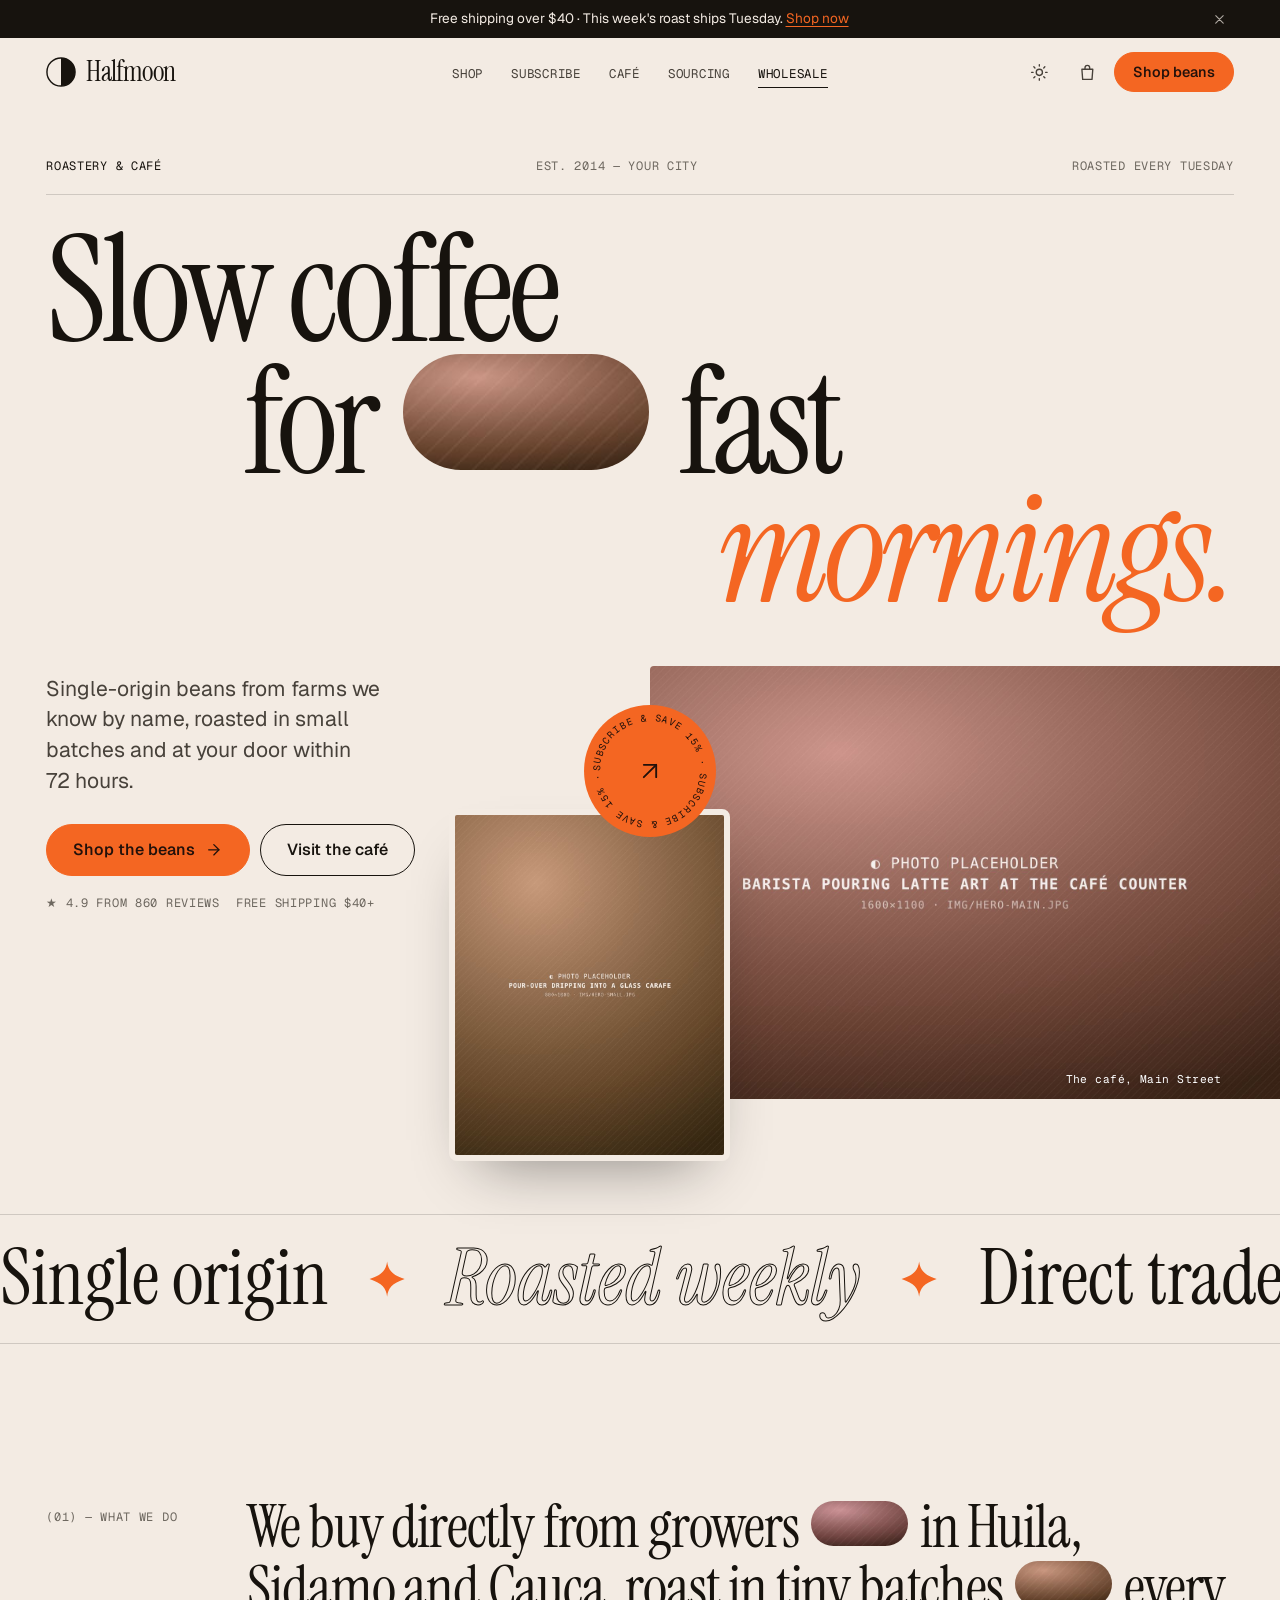
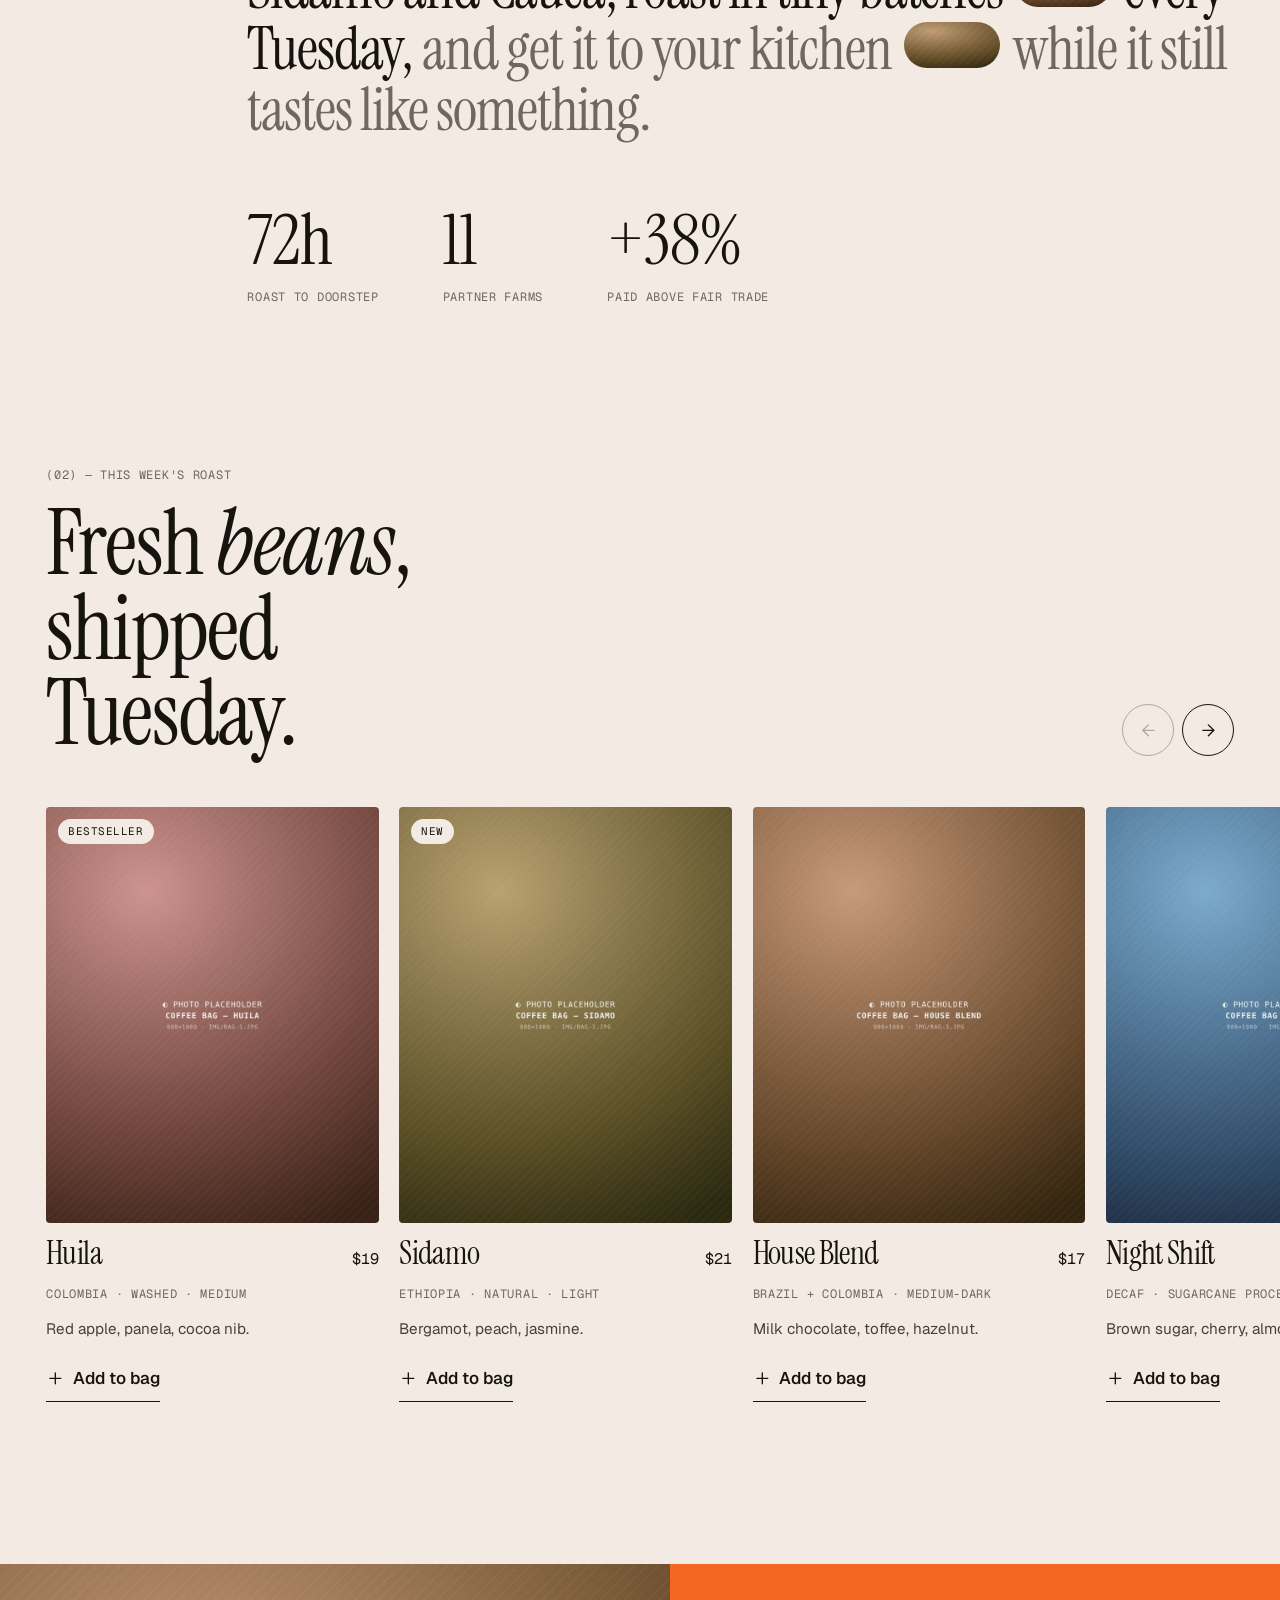
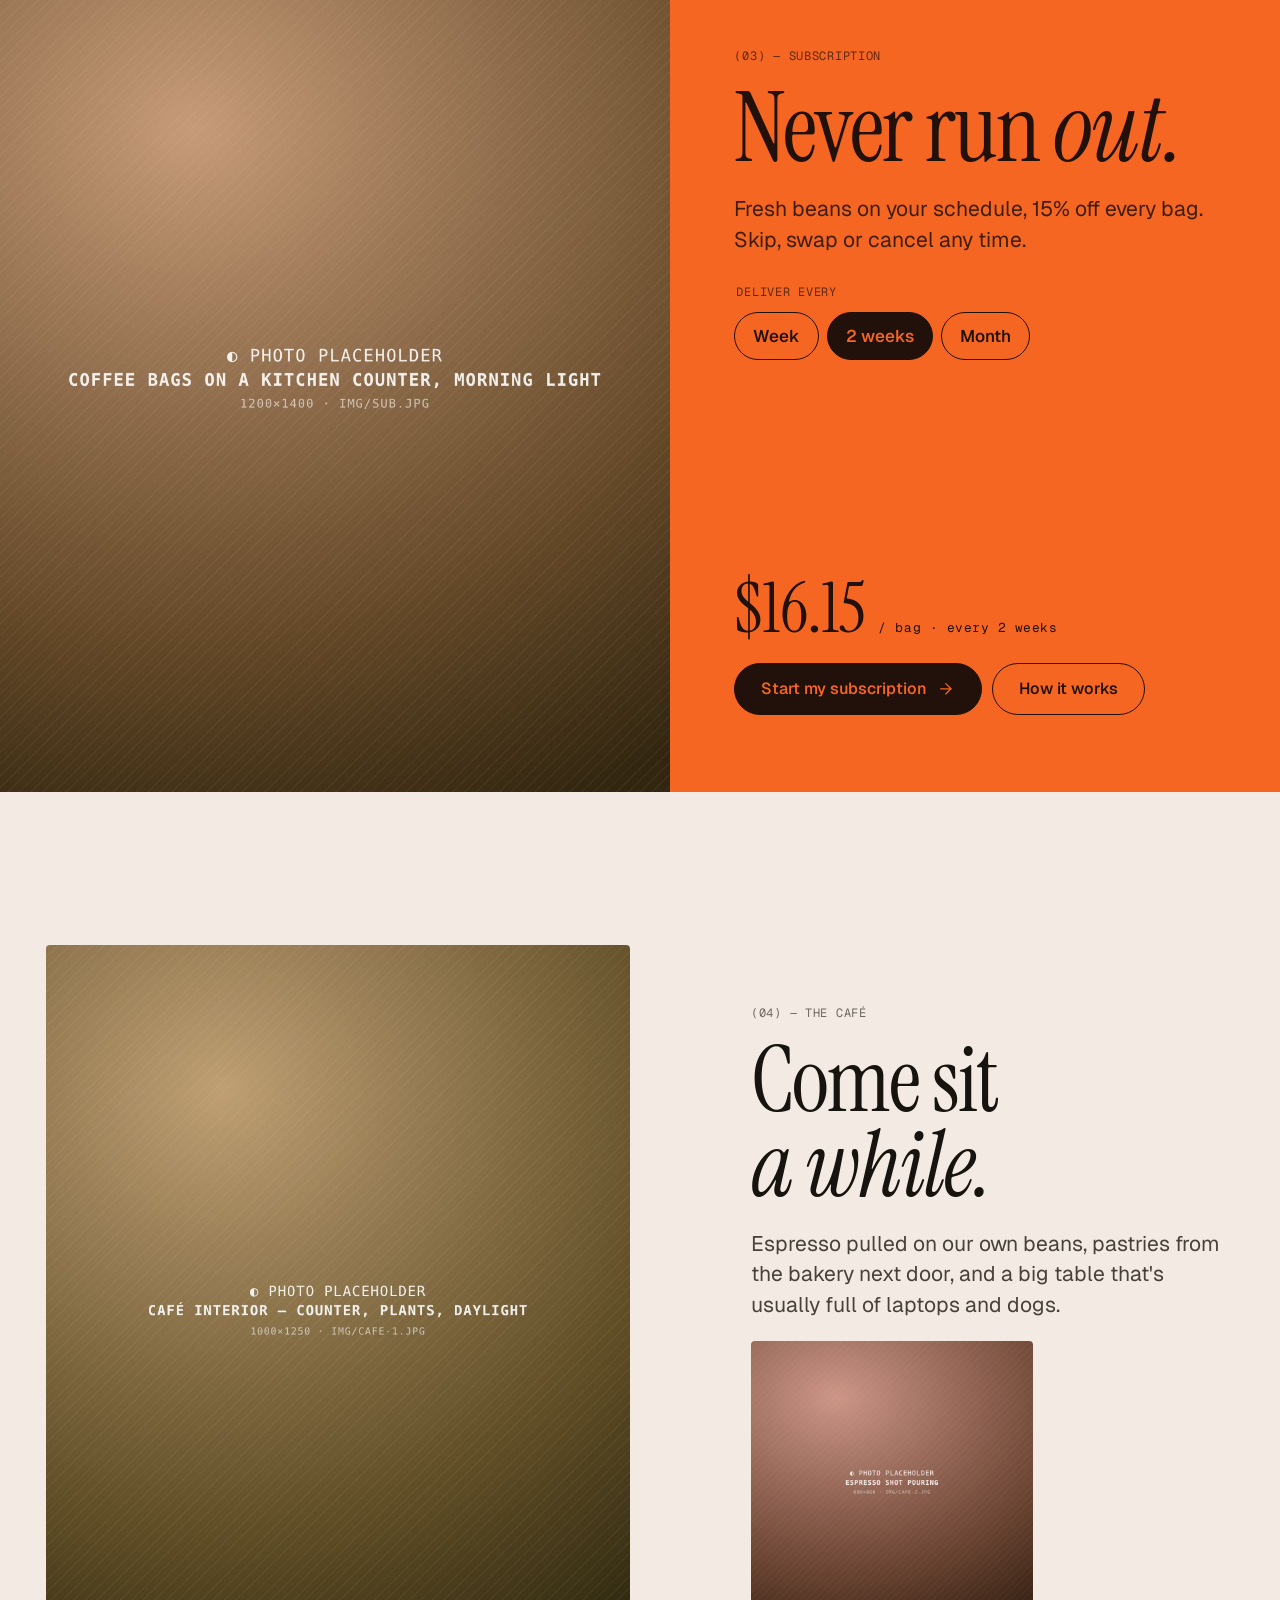
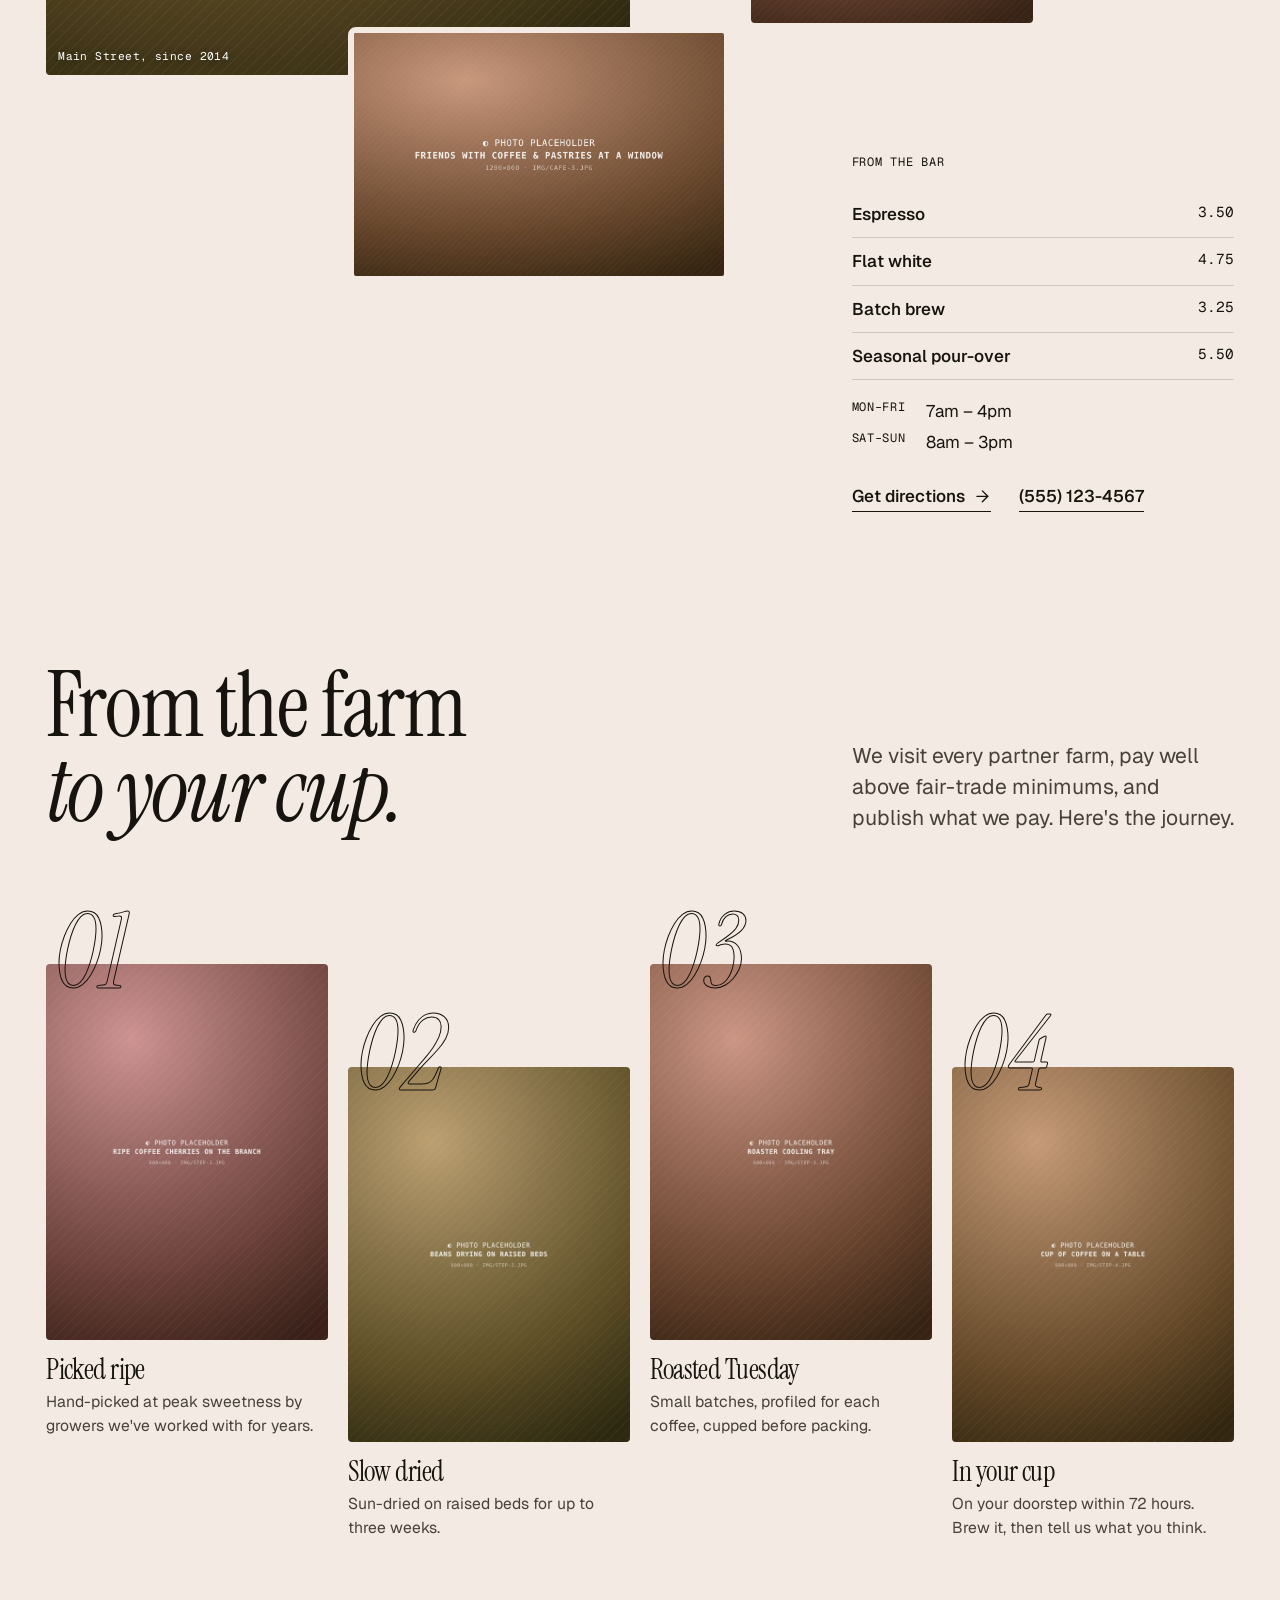
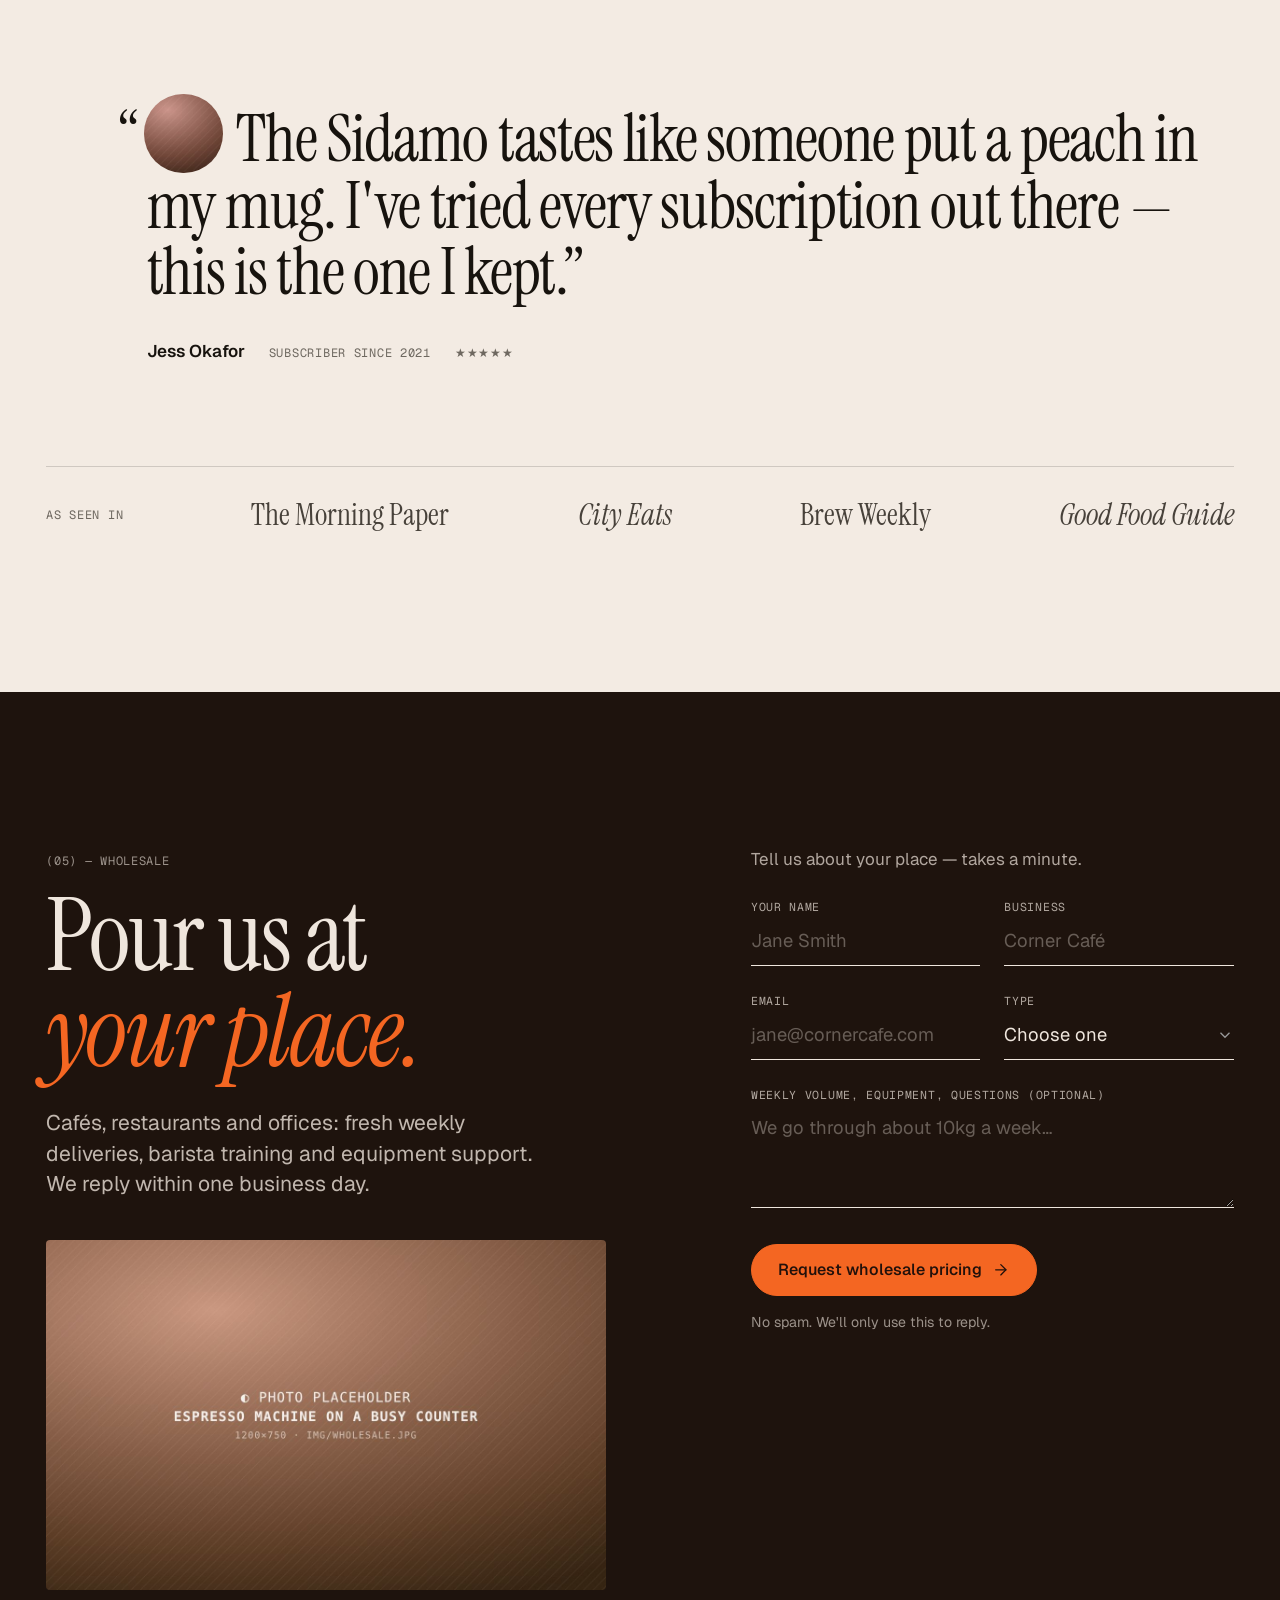
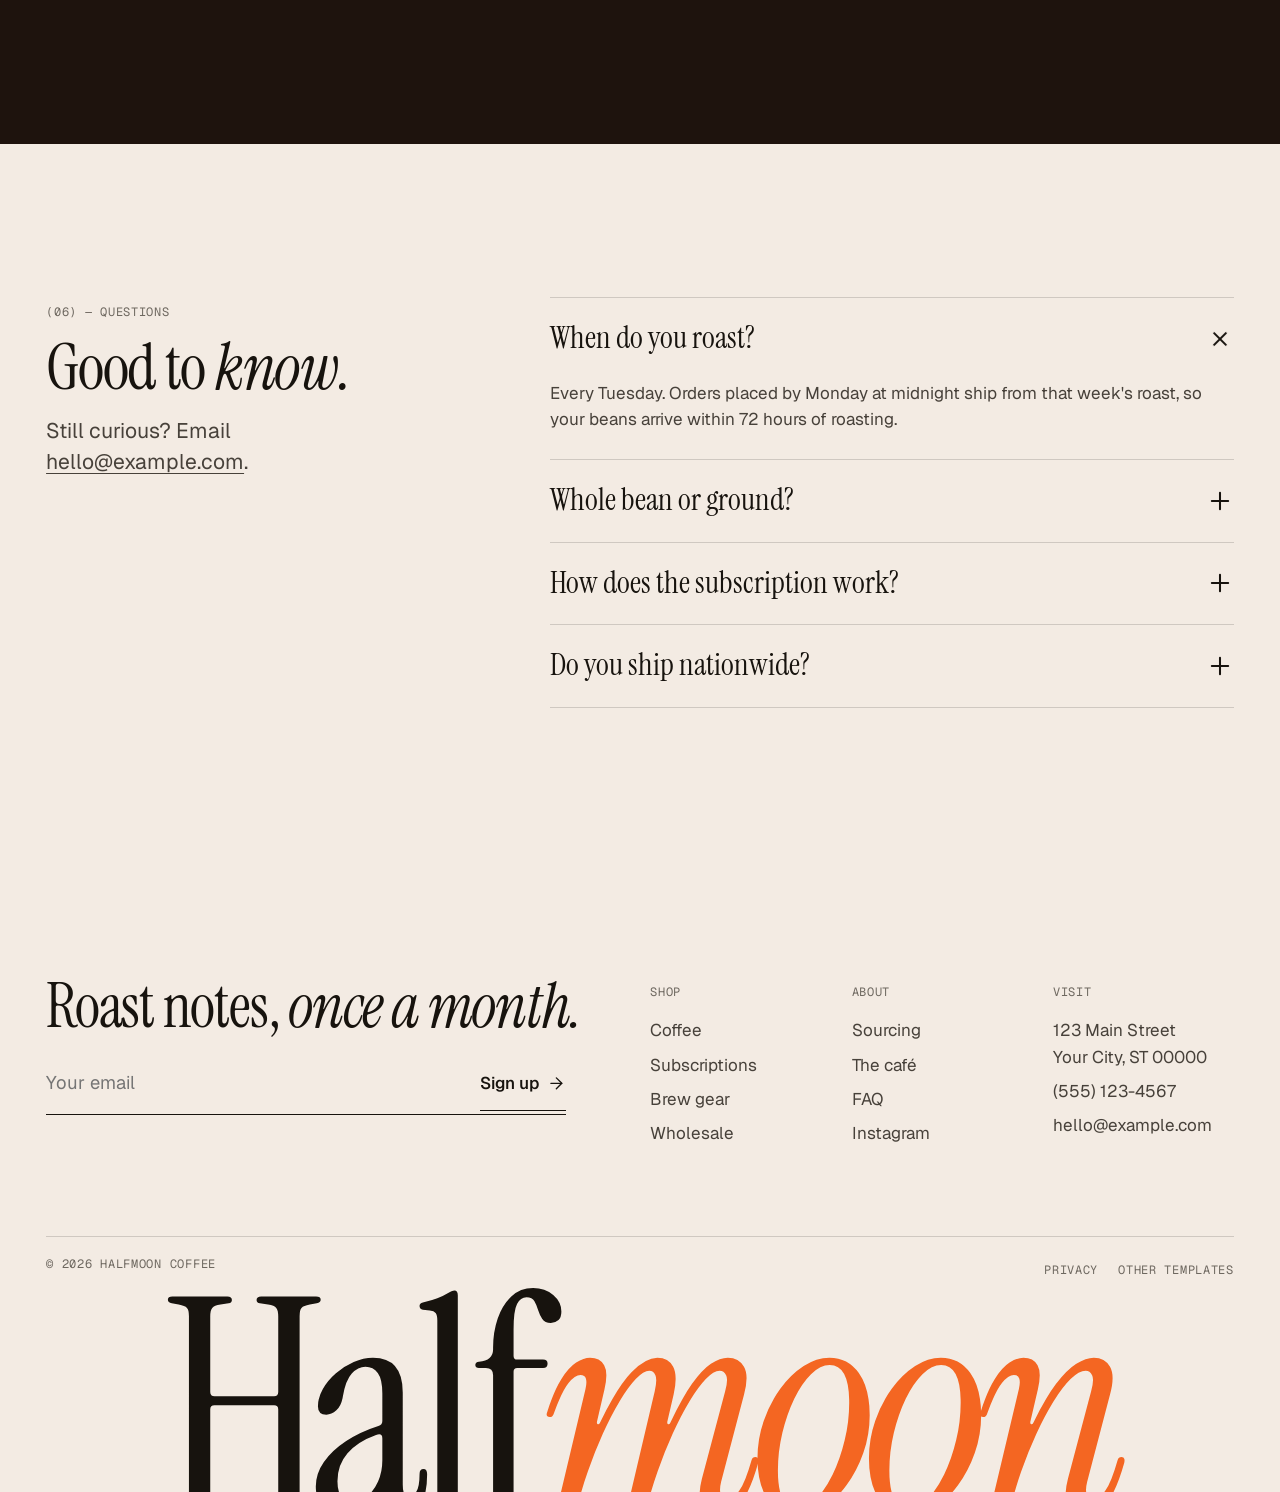
<file: templates/editorial/index.html>
<!doctype html>
<html lang="en">
<!--
  EDITORIAL TEMPLATE — "Halfmoon Coffee" (placeholder brand: coffee roaster & café)
  Photography-led, asymmetric layout. Standalone CSS (editorial.css); shares ../../assets/js/main.js.
  Rebrand: edit the knobs at the top of editorial.css, swap photos in img/ (same file names),
  then find & replace: Halfmoon · example.com · (555) 123-4567 · hello@example.com · Your City
-->
<head>
  <meta charset="utf-8">
  <meta name="viewport" content="width=device-width, initial-scale=1, viewport-fit=cover">

  <title>Halfmoon Coffee — Small-Batch Roastery &amp; Café in Your City</title>
  <meta name="description" content="Single-origin coffee roasted every Tuesday and delivered within 72 hours. Shop fresh beans, subscribe and save 15%, or visit our café in Your City.">
  <link rel="canonical" href="https://www.example.com/">
  <meta name="robots" content="index, follow, max-image-preview:large">

  <meta property="og:type" content="website">
  <meta property="og:site_name" content="Halfmoon Coffee">
  <meta property="og:title" content="Halfmoon Coffee — Slow coffee for fast mornings">
  <meta property="og:description" content="Single-origin beans, roasted every Tuesday, at your door within 72 hours.">
  <meta property="og:url" content="https://www.example.com/">
  <meta property="og:image" content="https://www.example.com/img/hero-main.jpg">
  <meta property="og:image:alt" content="A barista pouring latte art at the Halfmoon café counter.">
  <meta name="twitter:card" content="summary_large_image">

  <link rel="icon" href="favicon.svg" type="image/svg+xml">
  <meta name="theme-color" content="#efe9df" media="(prefers-color-scheme: light)">
  <meta name="theme-color" content="#16110e" media="(prefers-color-scheme: dark)">

  <script>try { var t = localStorage.getItem("theme"); if (t) document.documentElement.dataset.theme = t; } catch (e) {}</script>

  <link rel="preconnect" href="https://fonts.googleapis.com">
  <link rel="preconnect" href="https://fonts.gstatic.com" crossorigin>
  <link href="https://fonts.googleapis.com/css2?family=Geist+Mono:wght@400;500&family=Geist:wght@400..700&family=Instrument+Serif:ital@0;1&display=swap" rel="stylesheet">
  <link rel="preload" as="image" href="img/hero-main.jpg" fetchpriority="high">

  <link rel="stylesheet" href="editorial.css">
  <script src="../../assets/js/main.js" defer></script>
  <script src="editorial.js" defer></script>

  <script type="application/ld+json">
  {
    "@context": "https://schema.org",
    "@graph": [
      {
        "@type": "CafeOrCoffeeShop",
        "@id": "https://www.example.com/#cafe",
        "name": "Halfmoon Coffee",
        "description": "Small-batch coffee roastery and café. Single-origin beans roasted every Tuesday.",
        "url": "https://www.example.com/",
        "image": "https://www.example.com/img/hero-main.jpg",
        "telephone": "+1-555-123-4567",
        "email": "hello@example.com",
        "servesCuisine": "Coffee",
        "priceRange": "$",
        "hasMenu": "https://www.example.com/#visit",
        "address": { "@type": "PostalAddress", "streetAddress": "123 Main Street", "addressLocality": "Your City", "addressRegion": "ST", "postalCode": "00000", "addressCountry": "US" },
        "openingHoursSpecification": [
          { "@type": "OpeningHoursSpecification", "dayOfWeek": ["Monday","Tuesday","Wednesday","Thursday","Friday"], "opens": "07:00", "closes": "16:00" },
          { "@type": "OpeningHoursSpecification", "dayOfWeek": ["Saturday","Sunday"], "opens": "08:00", "closes": "15:00" }
        ],
        "aggregateRating": { "@type": "AggregateRating", "ratingValue": "4.9", "reviewCount": "860" },
        "sameAs": ["https://www.instagram.com/"]
      },
      {
        "@type": "ItemList",
        "name": "Coffee beans",
        "itemListElement": [
          { "@type": "ListItem", "position": 1, "item": { "@type": "Product", "name": "Huila — Colombia", "description": "Red apple, panela, cocoa nib. 340g whole bean.", "image": "https://www.example.com/img/bag-1.jpg", "offers": { "@type": "Offer", "price": "19.00", "priceCurrency": "USD", "availability": "https://schema.org/InStock" } } },
          { "@type": "ListItem", "position": 2, "item": { "@type": "Product", "name": "Sidamo — Ethiopia", "description": "Bergamot, peach, jasmine. 340g whole bean.", "image": "https://www.example.com/img/bag-2.jpg", "offers": { "@type": "Offer", "price": "21.00", "priceCurrency": "USD", "availability": "https://schema.org/InStock" } } },
          { "@type": "ListItem", "position": 3, "item": { "@type": "Product", "name": "Half Moon House Blend", "description": "Milk chocolate, toffee, hazelnut. 340g whole bean.", "image": "https://www.example.com/img/bag-3.jpg", "offers": { "@type": "Offer", "price": "17.00", "priceCurrency": "USD", "availability": "https://schema.org/InStock" } } },
          { "@type": "ListItem", "position": 4, "item": { "@type": "Product", "name": "Night Shift Decaf", "description": "Brown sugar, cherry, almond. 340g whole bean.", "image": "https://www.example.com/img/bag-4.jpg", "offers": { "@type": "Offer", "price": "18.00", "priceCurrency": "USD", "availability": "https://schema.org/InStock" } } }
        ]
      },
      {
        "@type": "FAQPage",
        "mainEntity": [
          { "@type": "Question", "name": "When do you roast?", "acceptedAnswer": { "@type": "Answer", "text": "Every Tuesday. Orders placed by Monday at midnight ship from that week's roast, so your beans arrive within 72 hours of roasting." } },
          { "@type": "Question", "name": "Whole bean or ground?", "acceptedAnswer": { "@type": "Answer", "text": "Whole bean stays fresh longest, but we'll grind for espresso, filter, French press or moka pot at no extra cost — just choose at checkout." } },
          { "@type": "Question", "name": "How does the subscription work?", "acceptedAnswer": { "@type": "Answer", "text": "Pick a coffee and a frequency, and save 15% on every bag. Skip, swap or cancel anytime from your account — no fees, no lock-in." } },
          { "@type": "Question", "name": "Do you ship nationwide?", "acceptedAnswer": { "@type": "Answer", "text": "Yes. Shipping is free on orders over $40 and most orders arrive in 2–3 business days." } }
        ]
      }
    ]
  }
  </script>
</head>
<body>
  <svg width="0" height="0" style="position:absolute" aria-hidden="true">
    <symbol id="i-arrow" viewBox="0 0 24 24"><path d="M5 12h14"/><path d="m12 5 7 7-7 7"/></symbol>
    <symbol id="i-left" viewBox="0 0 24 24"><path d="M19 12H5"/><path d="m12 19-7-7 7-7"/></symbol>
    <symbol id="i-plus" viewBox="0 0 24 24"><path d="M5 12h14M12 5v14"/></symbol>
    <symbol id="i-x" viewBox="0 0 24 24"><path d="M18 6 6 18M6 6l12 12"/></symbol>
    <symbol id="i-menu" viewBox="0 0 24 24"><path d="M3 8h18M3 16h18"/></symbol>
    <symbol id="i-bag" viewBox="0 0 24 24"><path d="M5 8h14l-1 13H6z"/><path d="M9 8V6a3 3 0 0 1 6 0v2"/></symbol>
    <symbol id="i-sun" viewBox="0 0 24 24"><circle cx="12" cy="12" r="4"/><path d="M12 2v2M12 20v2M4.93 4.93l1.41 1.41M17.66 17.66l1.41 1.41M2 12h2M20 12h2M6.34 17.66l-1.41 1.41M19.07 4.93l-1.41 1.41"/></symbol>
    <symbol id="i-moon" viewBox="0 0 24 24"><path d="M12 3a6 6 0 0 0 9 9 9 9 0 1 1-9-9Z"/></symbol>
    <symbol id="i-check" viewBox="0 0 24 24"><path d="M20 6 9 17l-5-5"/></symbol>
    <symbol id="i-moonmark" viewBox="0 0 32 32"><circle cx="16" cy="16" r="15" fill="none" stroke="currentColor" stroke-width="1.5"/><path d="M16 1a15 15 0 0 1 0 30z" fill="currentColor" stroke="none"/></symbol>
    <symbol id="i-star" viewBox="0 0 24 24"><path d="M12 2c.6 4.8 2.6 7.4 10 10-7.4 2.6-9.4 5.2-10 10-.6-4.8-2.6-7.4-10-10 7.4-2.6 9.4-5.2 10-10z" fill="currentColor" stroke="none"/></symbol>
  </svg>

  <a class="skip-link" href="#main">Skip to content</a>

  <div class="announce" data-id="editorial-shipping" role="region" aria-label="Announcement">
    <div class="wrap">
      <p>Free shipping over $40 · This week's roast ships Tuesday. <a href="#shop" data-track="cta_announce">Shop now</a></p>
      <button class="announce__close" type="button" aria-label="Dismiss announcement"><svg class="icon" aria-hidden="true"><use href="#i-x"/></svg></button>
    </div>
  </div>

  <header class="header">
    <div class="wrap header__inner">
      <a class="logo" href="./" aria-label="Halfmoon Coffee — home">
        <svg aria-hidden="true"><use href="#i-moonmark"/></svg>
        Halfmoon
      </a>
      <nav class="nav" id="site-nav" aria-label="Main">
        <ul class="nav__list" role="list">
          <li><a class="nav__link" href="#shop">Shop</a></li>
          <li><a class="nav__link" href="#subscribe">Subscribe</a></li>
          <li><a class="nav__link" href="#visit">Café</a></li>
          <li><a class="nav__link" href="#process">Sourcing</a></li>
          <li><a class="nav__link" href="#wholesale">Wholesale</a></li>
        </ul>
        <div class="nav__mobile-cta">
          <a class="btn btn--accent" href="#shop" data-track="cta_nav_mobile">Shop the beans <svg class="icon icon--arrow" aria-hidden="true"><use href="#i-arrow"/></svg></a>
          <a class="btn" href="#visit" data-track="visit_nav_mobile">Visit the café</a>
        </div>
      </nav>
      <div class="header__actions">
        <button class="icon-btn theme-toggle" type="button" aria-label="Toggle dark mode" aria-pressed="false">
          <svg class="icon icon--sun" aria-hidden="true"><use href="#i-sun"/></svg>
          <svg class="icon icon--moon" aria-hidden="true"><use href="#i-moon"/></svg>
        </button>
        <a class="icon-btn bag" href="#shop" aria-label="Bag, 0 items" data-track="bag_header"><svg class="icon" aria-hidden="true"><use href="#i-bag"/></svg><span class="bag__count" aria-hidden="true">0</span></a>
        <a class="btn btn--sm btn--accent header__cta" href="#shop" data-track="cta_header">Shop beans</a>
        <button class="icon-btn menu-toggle" type="button" aria-label="Open menu" aria-expanded="false" aria-controls="site-nav">
          <svg class="icon icon--menu" aria-hidden="true"><use href="#i-menu"/></svg>
          <svg class="icon icon--close" aria-hidden="true"><use href="#i-x"/></svg>
        </button>
      </div>
    </div>
  </header>

  <main id="main">
    <!-- HERO — oversized type, offset & overlapping photos, main photo bleeds off the right edge -->
    <section class="hero" aria-labelledby="hero-title">
      <div class="wrap">
        <div class="hero__meta" data-reveal>
          <span class="label label--ink">Roastery &amp; café</span>
          <span class="label">Est. 2014 — Your City</span>
          <span class="label">Roasted every Tuesday</span>
        </div>
        <h1 class="hero__title" id="hero-title" data-reveal style="--i:1">
          <span class="line">Slow coffee</span>
          <span class="line line--indent">for <span class="pill-photo"><img src="img/pill-cup.jpg" alt="" width="240" height="112"></span> fast</span>
          <span class="line line--right"><em>mornings.</em></span>
        </h1>

        <div class="grid hero__body">
          <div class="hero__main bleed-right" data-reveal style="--i:2">
            <figure class="photo">
              <img src="img/hero-main.jpg" alt="A barista pouring latte art at the Halfmoon café counter" width="1600" height="1100" fetchpriority="high">
              <figcaption>The café, Main Street</figcaption>
            </figure>
            <a class="spin-badge" href="#subscribe" data-track="cta_badge" aria-label="Subscribe and save 15%">
              <svg class="ring" viewBox="0 0 132 132" aria-hidden="true">
                <defs><path id="ring-path" d="M66 66m-50 0a50 50 0 1 1 100 0a50 50 0 1 1-100 0"/></defs>
                <text><textPath href="#ring-path" textLength="312" lengthAdjust="spacing">Subscribe &amp; save 15% · Subscribe &amp; save 15% · </textPath></text>
              </svg>
              <svg class="icon" aria-hidden="true"><use href="#i-arrow"/></svg>
            </a>
          </div>
          <figure class="photo hero__small" data-reveal style="--i:3">
            <img src="img/hero-small.jpg" alt="Pour-over coffee dripping into a glass carafe" width="800" height="1000">
          </figure>
          <div class="hero__intro" data-reveal style="--i:2">
            <p class="lead">Single-origin beans from farms we know by name, roasted in small batches and at your door within 72 hours.</p>
            <div class="hero__ctas">
              <a class="btn btn--accent" href="#shop" data-track="cta_hero_primary">Shop the beans <svg class="icon icon--arrow" aria-hidden="true"><use href="#i-arrow"/></svg></a>
              <a class="btn" href="#visit" data-track="cta_hero_visit">Visit the café</a>
            </div>
            <p class="hero__fine"><span class="label">★ 4.9 from 860 reviews</span><span class="label">Free shipping $40+</span></p>
          </div>
        </div>
      </div>
    </section>

    <!-- MARQUEE -->
    <div class="marquee" aria-hidden="true">
      <div class="marquee__track">
        <span class="marquee__item">Single origin <svg><use href="#i-star"/></svg></span><span class="marquee__item">Roasted weekly <svg><use href="#i-star"/></svg></span><span class="marquee__item">Direct trade <svg><use href="#i-star"/></svg></span><span class="marquee__item">Delivered fresh <svg><use href="#i-star"/></svg></span>
        <span class="marquee__item">Single origin <svg><use href="#i-star"/></svg></span><span class="marquee__item">Roasted weekly <svg><use href="#i-star"/></svg></span><span class="marquee__item">Direct trade <svg><use href="#i-star"/></svg></span><span class="marquee__item">Delivered fresh <svg><use href="#i-star"/></svg></span>
      </div>
    </div>

    <!-- STATEMENT — big editorial paragraph with inline photo "pills" -->
    <section class="section" aria-label="About Halfmoon">
      <div class="wrap grid statement">
        <span class="label" data-reveal>(01) — What we do</span>
        <p class="statement__text" data-reveal style="--i:1">
          We buy directly from growers <span class="pill-photo"><img src="img/pill-cherries.jpg" alt="" loading="lazy" width="240" height="112"></span> in Huila, Sidamo and Cauca, roast in tiny batches <span class="pill-photo"><img src="img/pill-roast.jpg" alt="" loading="lazy" width="240" height="112"></span> every Tuesday, <span class="muted">and get it to your kitchen</span> <span class="pill-photo"><img src="img/pill-box.jpg" alt="" loading="lazy" width="240" height="112"></span> <span class="muted">while it still tastes like something.</span>
        </p>
        <div class="statement__sign" data-reveal style="--i:2">
          <div class="figure"><strong>72h</strong><span class="label">Roast to doorstep</span></div>
          <div class="figure"><strong>11</strong><span class="label">Partner farms</span></div>
          <div class="figure"><strong>+38%</strong><span class="label">Paid above fair trade</span></div>
        </div>
      </div>
    </section>

    <!-- SHOP — product rail breaks out to the viewport edge -->
    <section class="section" id="shop" aria-labelledby="shop-title" style="padding-top:0">
      <div class="wrap">
        <div class="rail-head" data-reveal>
          <div>
            <span class="label">(02) — This week's roast</span>
            <h2 id="shop-title" style="margin-top:14px">Fresh <em>beans</em>, shipped Tuesday.</h2>
          </div>
          <div class="rail-nav">
            <button type="button" data-rail-prev aria-label="Previous coffees"><svg class="icon" aria-hidden="true"><use href="#i-left"/></svg></button>
            <button type="button" data-rail-next aria-label="More coffees"><svg class="icon" aria-hidden="true"><use href="#i-arrow"/></svg></button>
          </div>
        </div>
      </div>
      <ul class="rail" role="list" data-rail data-reveal style="--i:1">
        <li class="product">
          <figure class="photo product__img" style="--tint:oklch(86% .06 30)"><img src="img/bag-1.jpg" alt="Bag of Huila, Colombia whole-bean coffee" loading="lazy" width="800" height="1000"><span class="product__tag">Bestseller</span></figure>
          <div class="product__row"><h3>Huila</h3><span class="product__price">$19</span></div>
          <p class="label">Colombia · Washed · Medium</p>
          <p class="product__notes">Red apple, panela, cocoa nib.</p>
          <button class="add-btn" type="button" data-add data-track="add_to_bag" data-product="Huila"><svg class="icon" aria-hidden="true"><use href="#i-plus"/></svg> <span>Add to bag</span></button>
        </li>
        <li class="product">
          <figure class="photo product__img" style="--tint:oklch(88% .05 95)"><img src="img/bag-2.jpg" alt="Bag of Sidamo, Ethiopia whole-bean coffee" loading="lazy" width="800" height="1000"><span class="product__tag">New</span></figure>
          <div class="product__row"><h3>Sidamo</h3><span class="product__price">$21</span></div>
          <p class="label">Ethiopia · Natural · Light</p>
          <p class="product__notes">Bergamot, peach, jasmine.</p>
          <button class="add-btn" type="button" data-add data-track="add_to_bag" data-product="Sidamo"><svg class="icon" aria-hidden="true"><use href="#i-plus"/></svg> <span>Add to bag</span></button>
        </li>
        <li class="product">
          <figure class="photo product__img" style="--tint:oklch(84% .04 60)"><img src="img/bag-3.jpg" alt="Bag of Half Moon house blend coffee" loading="lazy" width="800" height="1000"></figure>
          <div class="product__row"><h3>House Blend</h3><span class="product__price">$17</span></div>
          <p class="label">Brazil + Colombia · Medium-dark</p>
          <p class="product__notes">Milk chocolate, toffee, hazelnut.</p>
          <button class="add-btn" type="button" data-add data-track="add_to_bag" data-product="House Blend"><svg class="icon" aria-hidden="true"><use href="#i-plus"/></svg> <span>Add to bag</span></button>
        </li>
        <li class="product">
          <figure class="photo product__img" style="--tint:oklch(84% .04 250)"><img src="img/bag-4.jpg" alt="Bag of Night Shift decaf coffee" loading="lazy" width="800" height="1000"></figure>
          <div class="product__row"><h3>Night Shift</h3><span class="product__price">$18</span></div>
          <p class="label">Decaf · Sugarcane process</p>
          <p class="product__notes">Brown sugar, cherry, almond.</p>
          <button class="add-btn" type="button" data-add data-track="add_to_bag" data-product="Night Shift"><svg class="icon" aria-hidden="true"><use href="#i-plus"/></svg> <span>Add to bag</span></button>
        </li>
        <li class="product">
          <figure class="photo product__img" style="--tint:oklch(85% .05 150)"><img src="img/bag-5.jpg" alt="Halfmoon brewing gear and coffee gift set" loading="lazy" width="800" height="1000"><span class="product__tag">Gift</span></figure>
          <div class="product__row"><h3>Brew Kit</h3><span class="product__price">$64</span></div>
          <p class="label">Dripper · filters · 2 bags</p>
          <p class="product__notes">Everything for a great first cup.</p>
          <button class="add-btn" type="button" data-add data-track="add_to_bag" data-product="Brew Kit"><svg class="icon" aria-hidden="true"><use href="#i-plus"/></svg> <span>Add to bag</span></button>
        </li>
      </ul>
    </section>

    <!-- SUBSCRIBE — full-bleed split: photo edge-to-edge, accent panel -->
    <section class="split-bleed" id="subscribe" aria-labelledby="sub-title">
      <div class="split-bleed__img reveal-photo"><img src="img/sub.jpg" alt="Fresh coffee bags on a kitchen counter in morning light" loading="lazy" width="1200" height="1400"></div>
      <div class="split-bleed__panel">
        <div data-reveal>
          <span class="label">(03) — Subscription</span>
          <h2 id="sub-title">Never run <em>out.</em></h2>
          <p class="lead">Fresh beans on your schedule, 15% off every bag. Skip, swap or cancel any time.</p>
          <fieldset class="freq">
            <legend class="label">Deliver every</legend>
            <label><input type="radio" name="freq" value="1" data-price="16.15"><span>Week</span></label>
            <label><input type="radio" name="freq" value="2" data-price="16.15" checked><span>2 weeks</span></label>
            <label><input type="radio" name="freq" value="4" data-price="16.15"><span>Month</span></label>
          </fieldset>
        </div>
        <div data-reveal style="--i:1">
          <p class="sub-price"><span data-sub-price>$16.15</span> <small>/ bag · <span data-sub-freq>every 2 weeks</span></small></p>
          <div class="hero__ctas" style="margin-top:20px">
            <a class="btn btn--dark" href="#shop" data-track="cta_subscribe">Start my subscription <svg class="icon icon--arrow" aria-hidden="true"><use href="#i-arrow"/></svg></a>
            <a class="btn" href="#faq">How it works</a>
          </div>
        </div>
      </div>
    </section>

    <!-- CAFÉ — staggered, overlapping collage -->
    <section class="section" id="visit" aria-labelledby="visit-title">
      <div class="wrap grid collage">
        <figure class="photo collage__a reveal-photo"><img src="img/cafe-1.jpg" alt="Inside the Halfmoon café: wooden counter, plants and morning light" loading="lazy" width="1000" height="1250"><figcaption>Main Street, since 2014</figcaption></figure>
        <div class="collage__title" data-reveal>
          <span class="label">(04) — The café</span>
          <h2 id="visit-title">Come sit <em>a while.</em></h2>
          <p class="lead">Espresso pulled on our own beans, pastries from the bakery next door, and a big table that's usually full of laptops and dogs.</p>
        </div>
        <figure class="photo collage__b reveal-photo"><img src="img/cafe-2.jpg" alt="An espresso shot pouring into a small ceramic cup" loading="lazy" width="800" height="800"></figure>
        <figure class="photo collage__c reveal-photo"><img src="img/cafe-3.jpg" alt="Friends talking over coffee and pastries at a window table" loading="lazy" width="1200" height="800"></figure>
        <div class="collage__info" data-reveal>
          <span class="label label--ink">From the bar</span>
          <dl class="menu-rows">
            <div><dt>Espresso</dt><dd>3.50</dd></div>
            <div><dt>Flat white</dt><dd>4.75</dd></div>
            <div><dt>Batch brew</dt><dd>3.25</dd></div>
            <div><dt>Seasonal pour-over</dt><dd>5.50</dd></div>
          </dl>
          <dl class="hours"><dt class="label label--ink">Mon–Fri</dt><dd>7am – 4pm</dd><dt class="label label--ink">Sat–Sun</dt><dd>8am – 3pm</dd></dl>
          <div class="visit-links">
            <a class="link-line" href="https://maps.google.com/?q=123+Main+Street+Your+City" target="_blank" rel="noopener" data-track="directions">Get directions <svg class="icon" aria-hidden="true"><use href="#i-arrow"/></svg></a>
            <a class="link-line" href="tel:+15551234567" data-track="call_cafe">(555) 123-4567</a>
          </div>
        </div>
      </div>
    </section>

    <!-- PROCESS — staggered columns, outlined numerals overlapping photos -->
    <section class="section" id="process" aria-labelledby="process-title" style="padding-top:0">
      <div class="wrap">
        <div class="grid process-head" data-reveal>
          <h2 id="process-title">From the farm <em>to your cup.</em></h2>
          <p class="lead">We visit every partner farm, pay well above fair-trade minimums, and publish what we pay. Here's the journey.</p>
        </div>
        <ol class="steps">
          <li class="step" data-reveal><span class="step__num" aria-hidden="true"></span><figure class="photo reveal-photo"><img src="img/step-1.jpg" alt="Ripe red coffee cherries on the branch" loading="lazy" width="600" height="800"></figure><h3>Picked ripe</h3><p>Hand-picked at peak sweetness by growers we've worked with for years.</p></li>
          <li class="step" data-reveal style="--i:1"><span class="step__num" aria-hidden="true"></span><figure class="photo reveal-photo"><img src="img/step-2.jpg" alt="Coffee beans drying on raised beds in the sun" loading="lazy" width="600" height="800"></figure><h3>Slow dried</h3><p>Sun-dried on raised beds for up to three weeks.</p></li>
          <li class="step" data-reveal style="--i:2"><span class="step__num" aria-hidden="true"></span><figure class="photo reveal-photo"><img src="img/step-3.jpg" alt="Freshly roasted beans tumbling in the roaster's cooling tray" loading="lazy" width="600" height="800"></figure><h3>Roasted Tuesday</h3><p>Small batches, profiled for each coffee, cupped before packing.</p></li>
          <li class="step" data-reveal style="--i:3"><span class="step__num" aria-hidden="true"></span><figure class="photo reveal-photo"><img src="img/step-4.jpg" alt="A cup of coffee on a kitchen table" loading="lazy" width="600" height="800"></figure><h3>In your cup</h3><p>On your doorstep within 72 hours. Brew it, then tell us what you think.</p></li>
        </ol>
      </div>
    </section>

    <!-- QUOTE + PRESS -->
    <section class="section" id="reviews" aria-label="What people say" style="padding-top:0">
      <div class="wrap">
        <figure class="grid quote" data-reveal>
          <blockquote>“<span class="pill-photo"><img src="img/quote-face.jpg" alt="" loading="lazy" width="200" height="200"></span> The Sidamo tastes like someone put a peach in my mug. I've tried every subscription out there — this is the one I kept.”</blockquote>
          <figcaption><cite>Jess Okafor</cite><span class="label">Subscriber since 2021</span><span class="label">★★★★★</span></figcaption>
        </figure>
        <div class="press" data-reveal>
          <span class="label">As seen in</span>
          <span>The Morning Paper</span><span>City Eats</span><span>Brew Weekly</span><span>Good Food Guide</span>
        </div>
      </div>
    </section>

    <!-- WHOLESALE — dark section, lead form (this is the template's #contact form) -->
    <section class="section dark" id="wholesale" aria-labelledby="ws-title">
      <div class="wrap grid wholesale" id="contact">
        <div class="wholesale__copy" data-reveal>
          <span class="label">(05) — Wholesale</span>
          <h2 id="ws-title">Pour us at <em>your place.</em></h2>
          <p class="lead">Cafés, restaurants and offices: fresh weekly deliveries, barista training and equipment support. We reply within one business day.</p>
          <figure class="photo wholesale__photo reveal-photo"><img src="img/wholesale.jpg" alt="An espresso machine on a busy café counter" loading="lazy" width="1200" height="750"></figure>
        </div>
        <div class="wholesale__form" data-reveal style="--i:1">
          <p>Tell us about your place — takes a minute.</p>
          <form class="form" name="wholesale" action="#" method="post" data-validate data-success="thank-you.html" novalidate>
            <div class="field">
              <label for="f-name">Your name</label>
              <input class="input" id="f-name" name="name" type="text" autocomplete="name" placeholder="Jane Smith" required aria-describedby="f-name-error">
              <p class="field__error" id="f-name-error" aria-live="polite"></p>
            </div>
            <div class="field">
              <label for="f-biz">Business</label>
              <input class="input" id="f-biz" name="business" type="text" autocomplete="organization" placeholder="Corner Café" required aria-describedby="f-biz-error">
              <p class="field__error" id="f-biz-error" aria-live="polite"></p>
            </div>
            <div class="field">
              <label for="f-email">Email</label>
              <input class="input" id="f-email" name="email" type="email" autocomplete="email" placeholder="jane@cornercafe.com" required aria-describedby="f-email-error">
              <p class="field__error" id="f-email-error" aria-live="polite"></p>
            </div>
            <div class="field">
              <label for="f-type">Type</label>
              <select class="input" id="f-type" name="type" required aria-describedby="f-type-error">
                <option value="">Choose one</option>
                <option>Café</option><option>Restaurant</option><option>Office</option><option>Retail / grocery</option><option>Other</option>
              </select>
              <p class="field__error" id="f-type-error" aria-live="polite"></p>
            </div>
            <div class="field field--full">
              <label for="f-msg">Weekly volume, equipment, questions <span>(optional)</span></label>
              <textarea class="input" id="f-msg" name="message" rows="3" placeholder="We go through about 10kg a week…"></textarea>
            </div>
            <div class="hp" aria-hidden="true"><label>Leave this empty <input type="text" name="company_website" tabindex="-1" autocomplete="off"></label></div>
            <p class="form-status" role="alert" hidden></p>
            <div class="form__submit">
              <button class="btn btn--accent" type="submit">Request wholesale pricing <svg class="icon icon--arrow" aria-hidden="true"><use href="#i-arrow"/></svg></button>
              <small>No spam. We'll only use this to reply.</small>
            </div>
          </form>
        </div>
      </div>
    </section>

    <!-- FAQ -->
    <section class="section" id="faq" aria-labelledby="faq-title">
      <div class="wrap grid faq">
        <div class="faq__head" data-reveal>
          <span class="label">(06) — Questions</span>
          <h2 id="faq-title">Good to <em>know.</em></h2>
          <p class="lead">Still curious? Email <a href="mailto:hello@example.com">hello@example.com</a>.</p>
        </div>
        <div class="faq__list" data-reveal style="--i:1">
          <details name="faq" open><summary>When do you roast? <svg class="icon" aria-hidden="true"><use href="#i-plus"/></svg></summary><p>Every Tuesday. Orders placed by Monday at midnight ship from that week's roast, so your beans arrive within 72 hours of roasting.</p></details>
          <details name="faq"><summary>Whole bean or ground? <svg class="icon" aria-hidden="true"><use href="#i-plus"/></svg></summary><p>Whole bean stays fresh longest, but we'll grind for espresso, filter, French press or moka pot at no extra cost — just choose at checkout.</p></details>
          <details name="faq"><summary>How does the subscription work? <svg class="icon" aria-hidden="true"><use href="#i-plus"/></svg></summary><p>Pick a coffee and a frequency, and save 15% on every bag. Skip, swap or cancel anytime from your account — no fees, no lock-in.</p></details>
          <details name="faq"><summary>Do you ship nationwide? <svg class="icon" aria-hidden="true"><use href="#i-plus"/></svg></summary><p>Yes. Shipping is free on orders over $40 and most orders arrive in 2–3 business days.</p></details>
        </div>
      </div>
    </section>
  </main>

  <footer class="footer">
    <div class="wrap">
      <div class="grid footer__top">
        <div class="newsletter">
          <h2>Roast notes, <em>once a month.</em></h2>
          <form name="newsletter" action="#" method="post" onsubmit="event.preventDefault(); this.querySelector('button').textContent='Subscribed ✓';">
            <label class="sr-only" for="nl-email">Email address</label>
            <input id="nl-email" type="email" name="email" placeholder="Your email" autocomplete="email" required>
            <button class="link-line" type="submit" data-track="newsletter">Sign up <svg class="icon" aria-hidden="true"><use href="#i-arrow"/></svg></button>
          </form>
        </div>
        <nav class="footer__col" aria-labelledby="ft-shop">
          <span class="label" id="ft-shop">Shop</span>
          <ul><li><a href="#shop">Coffee</a></li><li><a href="#subscribe">Subscriptions</a></li><li><a href="#shop">Brew gear</a></li><li><a href="#wholesale">Wholesale</a></li></ul>
        </nav>
        <nav class="footer__col" aria-labelledby="ft-about">
          <span class="label" id="ft-about">About</span>
          <ul><li><a href="#process">Sourcing</a></li><li><a href="#visit">The café</a></li><li><a href="#faq">FAQ</a></li><li><a href="https://www.instagram.com/" target="_blank" rel="noopener">Instagram</a></li></ul>
        </nav>
        <div class="footer__col">
          <span class="label">Visit</span>
          <address><span>123 Main Street<br>Your City, ST 00000</span><a href="tel:+15551234567">(555) 123-4567</a><a href="mailto:hello@example.com">hello@example.com</a></address>
        </div>
      </div>
      <div class="footer__bottom">
        <span class="label">© <span data-year>2026</span> Halfmoon Coffee</span>
        <ul role="list"><li><a class="label" href="../../privacy.html">Privacy</a></li><li><a class="label" href="../../">Other templates</a></li></ul>
      </div>
    </div>
    <p class="wordmark" aria-hidden="true">Half<em>moon</em></p>
  </footer>

  <div class="sticky-cta" aria-label="Quick actions">
    <a class="btn" href="#visit" data-track="visit_sticky">Visit</a>
    <a class="btn btn--accent" href="#shop" data-track="cta_sticky">Shop beans <svg class="icon icon--arrow" aria-hidden="true"><use href="#i-arrow"/></svg></a>
  </div>
</body>
</html>
</file>
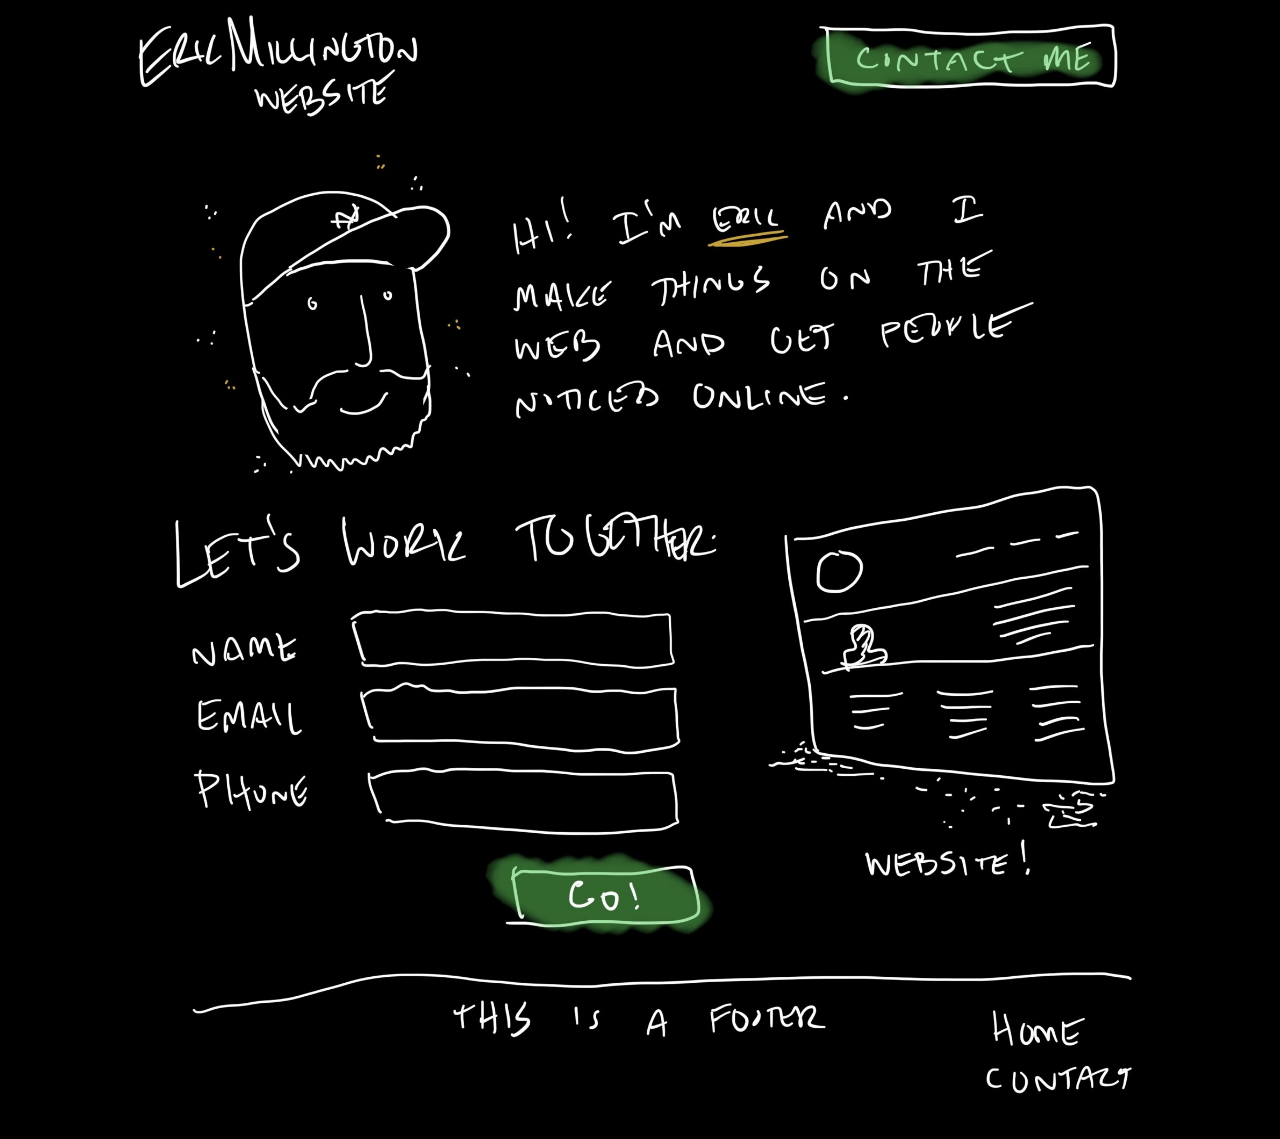
<file: templates/sketch/index.html>
<!doctype html>
<html lang="en">
<!--
  SKETCH TEMPLATE: Eric's hand-drawn mockup (source.jpg) cut into pieces along its pen strokes (p-*.jpg).
  Desktop: every piece is placed at its exact original position, so the page matches the drawing.
  Phones (≤ 720px): the same pieces stack vertically at a readable size.
  Real links, inputs and the Go! button sit on top of the drawn boxes, positioned in % of their piece.
-->
<head>
  <meta charset="utf-8">
  <meta name="viewport" content="width=device-width, initial-scale=1">
  <title>Eric Millington — I make things on the web and get people noticed online</title>
  <meta name="description" content="Hi! I'm Eric. I make things on the web and get people noticed online. Let's work together.">
  <link rel="canonical" href="https://www.example.com/">
  <meta name="robots" content="index, follow">
  <meta property="og:type" content="website">
  <meta property="og:title" content="Eric Millington">
  <meta property="og:description" content="I make things on the web and get people noticed online.">
  <meta property="og:image" content="https://www.example.com/source.jpg">
  <meta name="twitter:card" content="summary_large_image">
  <link rel="icon" href="favicon.png" type="image/png">
  <link rel="apple-touch-icon" href="apple-touch-icon.png">
  <meta name="theme-color" content="#000000">
  <link rel="preconnect" href="https://fonts.googleapis.com">
  <link rel="preconnect" href="https://fonts.gstatic.com" crossorigin>
  <link href="https://fonts.googleapis.com/css2?family=Architects+Daughter&display=swap" rel="stylesheet">
  <script type="application/ld+json">
  { "@context": "https://schema.org", "@type": "Person", "name": "Eric Millington", "url": "https://www.example.com/", "description": "I make things on the web and get people noticed online." }
  </script>
  <style>
    *, *::before, *::after { box-sizing: border-box; }
    html, body { margin: 0; background: #000; }
    body { color: #fff; font-family: "Architects Daughter", "Comic Sans MS", cursive; }
    .sr-only { position: absolute !important; width: 1px; height: 1px; overflow: hidden; clip: rect(0 0 0 0); white-space: nowrap; }

    /* Desktop: pieces placed exactly where they are in the drawing */
    .sheet { position: relative; width: min(100%, 1100px); margin: 0 auto; aspect-ratio: 2048 / 2121; container-type: inline-size; }
    .piece { position: absolute; display: block; }
    .piece > img { display: block; width: 100%; height: auto; mix-blend-mode: lighten; }  /* black never hides another piece */
    header, main, footer, nav, form { display: contents; }

    .hot { position: absolute; display: block; }
    a.hot, button.hot { color: transparent; background: transparent; border: 0; padding: 0; cursor: pointer; border-radius: 8px; transition: box-shadow .2s, background-color .2s; }
    a.hot:hover, button.hot:hover { background: rgb(120 220 120 / .08); box-shadow: 0 0 22px rgb(120 220 120 / .35); }
    a.hot:focus-visible, button.hot:focus-visible { outline: 2px dashed #9fe59f; outline-offset: 4px; }
    .hot input {
      width: 100%; height: 100%; border: 0; margin: 0; padding: 0 4%;
      background: transparent; color: #fff; caret-color: #9fe59f; border-radius: 8px;
      font: 2.3cqw/1 "Architects Daughter", "Comic Sans MS", cursive; text-transform: uppercase; letter-spacing: .05em;
      transition: background-color .2s;
    }
    .hot input:focus { outline: none; background: rgb(120 220 120 / .1); }
    .hot input:user-invalid { background: rgb(255 90 90 / .14); }
    .thanks { margin: 0; color: #9fe59f; text-transform: uppercase; letter-spacing: .08em; font-size: 2.4cqw; line-height: 1; text-align: center; white-space: nowrap; }

    /* Phones: same drawn pieces, stacked */
    @media (max-width: 720px) {
      .sheet { aspect-ratio: auto; width: 100%; padding: 16px 16px 40px; display: flex; flex-wrap: wrap; align-items: center; justify-content: space-between; row-gap: 28px; }
      .piece { position: relative; left: auto !important; top: auto !important; }
      .p-logo { width: 52% !important; }
      .p-contact { width: 44% !important; }
      .p-face { width: 62% !important; margin: 12px auto 0; }
      .p-hi, .p-heading, .p-form, .p-line { width: 100% !important; }
      .p-heading { margin-top: 24px; }
      .p-website { width: 80% !important; margin: 8px auto 0; }
      .p-line { margin-top: 24px; }
      .p-ftext { width: 64% !important; }
      .p-flinks { width: 30% !important; }
      .hot input { font-size: 16px; }          /* 16px stops iOS zooming in on focus */
      .thanks { font-size: 15px; }
    }
  </style>
</head>
<body id="top">
  <div class="sheet">
    <header>
      <div class="piece p-logo" style="left:3.906%;top:0.849%;width:26.367%"><img src="p-logo.jpg" width="540" height="209" alt=""><a class="hot" href="#top" style="left:0;top:0;width:100%;height:100%"><h1 class="sr-only">Eric Millington website</h1><span class="sr-only">Home</span></a></div>
      <div class="piece p-contact" style="left:65.283%;top:1.603%;width:28.613%"><img src="p-contact.jpg" width="586" height="151" alt=""><a class="hot" href="#contact" style="left:5.97%;top:14.57%;width:91.81%;height:69.54%">Contact me</a></div>
    </header>

    <main>
      <div class="piece p-face" style="left:9.180%;top:13.107%;width:25.928%"><img src="p-face.jpg" width="531" height="614" alt="Hand-drawn portrait of Eric in a baseball cap, with a beard and a smile"></div>
      <div class="piece p-hi" style="left:37.988%;top:16.690%;width:48.242%"><img src="p-hi.jpg" width="988" height="435" alt="Hi! I'm Eric and I make things on the web and get people noticed online."></div>

      <div class="piece p-heading" id="contact" style="left:7.275%;top:44.460%;width:50.146%"><img src="p-heading.jpg" width="1027" height="163" alt=""><h2 class="sr-only">Let's work together</h2></div>
      <form name="contact" action="#" method="post" data-thanks>
        <div class="piece p-form" style="left:8.838%;top:52.947%;width:48.193%"><img src="p-form.jpg" width="987" height="626" alt="">
          <div class="hot" style="left:32.83%;top:4.31%;width:57.24%;height:11.98%"><label class="sr-only" for="f-name">Name</label><input id="f-name" name="name" type="text" autocomplete="name" required></div>
          <div class="hot" style="left:34.35%;top:27.48%;width:56.74%;height:11.98%"><label class="sr-only" for="f-email">Email</label><input id="f-email" name="email" type="email" autocomplete="email" required></div>
          <div class="hot" style="left:35.87%;top:52.24%;width:55.22%;height:12.78%"><label class="sr-only" for="f-phone">Phone</label><input id="f-phone" name="phone" type="tel" autocomplete="tel" inputmode="tel"></div>
          <button class="hot" type="submit" style="left:61.20%;top:80.19%;width:34.45%;height:14.38%">Go!</button>
          <p class="hot thanks" role="status" style="left:0;top:100%;width:100%;height:auto;padding-top:1.5%"></p>
        </div>
      </form>
      <div class="piece p-website" style="left:61.182%;top:42.150%;width:32.568%"><img src="p-website.jpg" width="667" height="749" alt="A hand-drawn sketch of a website layout, labeled: Website!"></div>
    </main>

    <footer>
      <div class="piece p-line" style="left:8.789%;top:84.913%;width:86.377%"><img src="p-line.jpg" width="1769" height="96" alt=""></div>
      <div class="piece p-ftext" style="left:32.520%;top:87.364%;width:34.814%"><img src="p-ftext.jpg" width="713" height="88" alt="This is a footer"></div>
      <nav aria-label="Footer">
        <div class="piece p-flinks" style="left:81.006%;top:88.213%;width:14.160%"><img src="p-flinks.jpg" width="290" height="175" alt="">
          <a class="hot" href="#top" style="left:3.79%;top:-0.57%;width:65.52%;height:48.57%">Home</a>
          <a class="hot" href="#contact" style="left:0.34%;top:59.43%;width:96.55%;height:40.00%">Contact</a>
        </div>
      </nav>
    </footer>
  </div>

  <script>
    /* Demo submit: with action="#", show a thank-you line under the form.
       Point action at a real endpoint (Formspree, Basin, etc.) to receive messages. */
    document.querySelector("form[data-thanks]").addEventListener("submit", function (e) {
      var action = this.getAttribute("action");
      if (action && action !== "#") return;
      e.preventDefault();
      this.querySelector(".thanks").textContent = "Thanks! Talk soon.";
      this.reset();
    });
  </script>
</body>
</html>
</file>
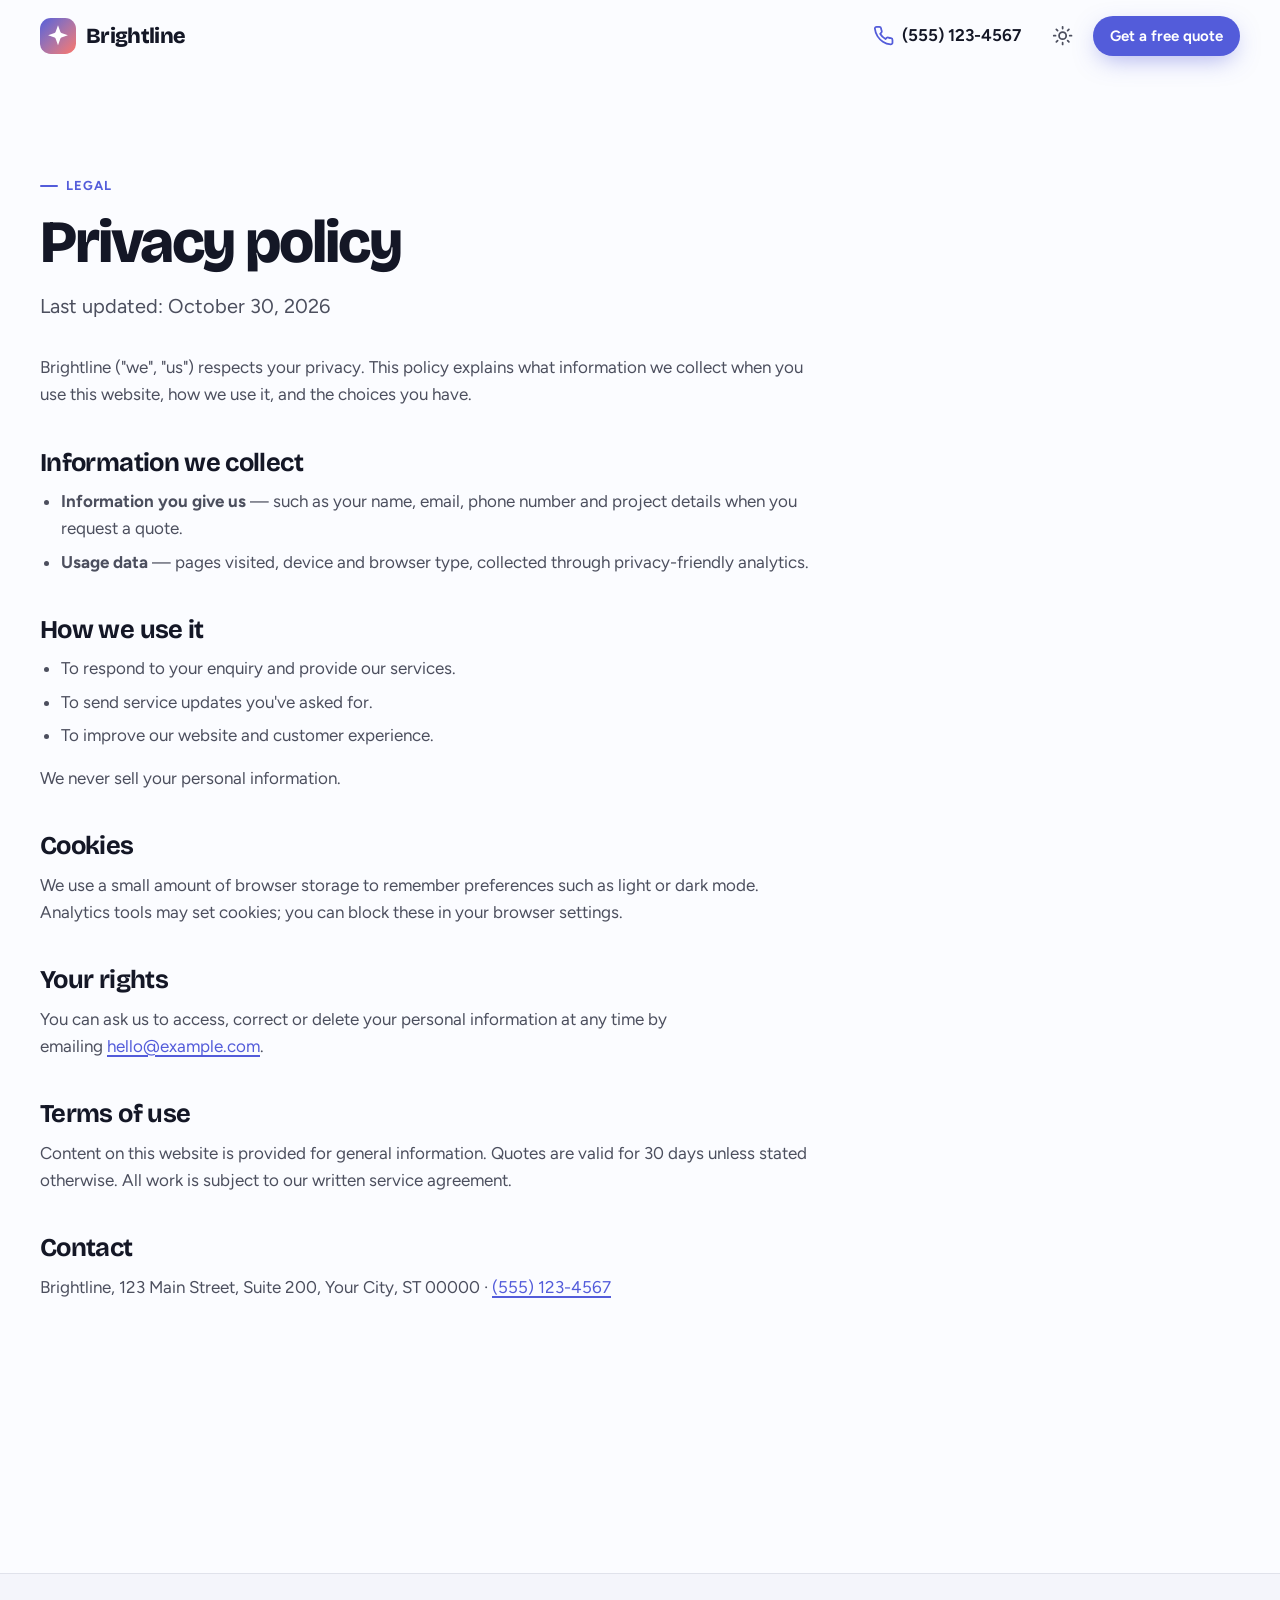
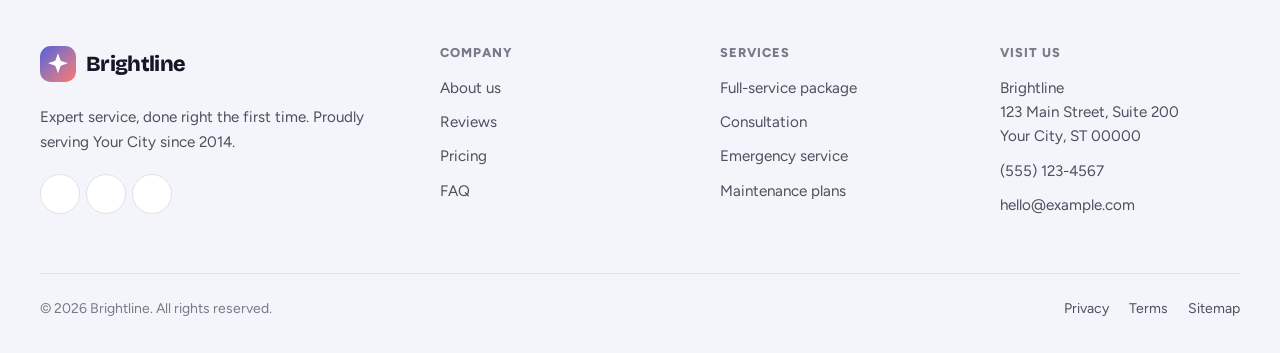
<file: privacy.html>
<!doctype html>
<html lang="en" data-preset="violet">
<head>
  <meta charset="utf-8">
  <meta name="viewport" content="width=device-width, initial-scale=1, viewport-fit=cover">
  <title>Privacy Policy & Terms | Brightline</title>
  <meta name="description" content="How Brightline collects, uses and protects your information.">
  <link rel="canonical" href="https://www.example.com/privacy.html">
  <meta name="robots" content="index, follow">
  <meta property="og:type" content="website">
  <meta property="og:site_name" content="Brightline">
  <meta property="og:title" content="Privacy Policy & Terms | Brightline">
  <meta property="og:description" content="How Brightline collects, uses and protects your information.">
  <meta property="og:url" content="https://www.example.com/privacy.html">
  <meta property="og:image" content="https://www.example.com/assets/img/og-image.png">
  <meta name="twitter:card" content="summary_large_image">
  <link rel="icon" href="assets/img/favicon.svg" type="image/svg+xml">
  <link rel="icon" href="assets/img/favicon-32.png" sizes="32x32" type="image/png">
  <link rel="apple-touch-icon" href="assets/img/apple-touch-icon.png">
  <link rel="manifest" href="site.webmanifest">
  <meta name="theme-color" content="#fdfcff" media="(prefers-color-scheme: light)">
  <meta name="theme-color" content="#14121c" media="(prefers-color-scheme: dark)">
  <script>try { var t = localStorage.getItem("theme"); if (t) document.documentElement.dataset.theme = t; } catch (e) {}</script>
  <link rel="preconnect" href="https://fonts.googleapis.com">
  <link rel="preconnect" href="https://fonts.gstatic.com" crossorigin>
  <link href="https://fonts.googleapis.com/css2?family=Bricolage+Grotesque:opsz,wght@12..96,500..800&family=Figtree:wght@400..800&display=swap" rel="stylesheet">
  <link rel="stylesheet" href="assets/css/theme.css">
  <link rel="stylesheet" href="assets/css/main.css">
  <script src="assets/js/main.js" defer></script>
</head>
<body>
  <!-- Icon sprite: <svg class="icon"><use href="#i-name"/></svg> -->
  <svg width="0" height="0" style="position:absolute" aria-hidden="true">
    <symbol id="i-arrow" viewBox="0 0 24 24"><path d="M5 12h14"/><path d="m12 5 7 7-7 7"/></symbol>
    <symbol id="i-check" viewBox="0 0 24 24"><path d="M20 6 9 17l-5-5"/></symbol>
    <symbol id="i-star" viewBox="0 0 24 24"><path d="M12 2.5l2.94 5.96 6.56.95-4.75 4.63 1.12 6.54L12 17.5l-5.87 3.08 1.12-6.54L2.5 9.41l6.56-.95z"/></symbol>
    <symbol id="i-phone" viewBox="0 0 24 24"><path d="M22 16.92v3a2 2 0 0 1-2.18 2 19.79 19.79 0 0 1-8.63-3.07 19.5 19.5 0 0 1-6-6 19.79 19.79 0 0 1-3.07-8.67A2 2 0 0 1 4.11 2h3a2 2 0 0 1 2 1.72c.13.96.36 1.9.7 2.81a2 2 0 0 1-.45 2.11L8.09 9.91a16 16 0 0 0 6 6l1.27-1.27a2 2 0 0 1 2.11-.45c.91.34 1.85.57 2.81.7A2 2 0 0 1 22 16.92z"/></symbol>
    <symbol id="i-menu" viewBox="0 0 24 24"><path d="M4 7h16M4 12h16M4 17h16"/></symbol>
    <symbol id="i-x" viewBox="0 0 24 24"><path d="M18 6 6 18M6 6l12 12"/></symbol>
    <symbol id="i-sun" viewBox="0 0 24 24"><circle cx="12" cy="12" r="4"/><path d="M12 2v2M12 20v2M4.93 4.93l1.41 1.41M17.66 17.66l1.41 1.41M2 12h2M20 12h2M6.34 17.66l-1.41 1.41M19.07 4.93l-1.41 1.41"/></symbol>
    <symbol id="i-moon" viewBox="0 0 24 24"><path d="M12 3a6 6 0 0 0 9 9 9 9 0 1 1-9-9Z"/></symbol>
    <symbol id="i-shield" viewBox="0 0 24 24"><path d="M20 13c0 5-3.5 7.5-7.66 8.95a1 1 0 0 1-.67-.01C7.5 20.5 4 18 4 13V6a1 1 0 0 1 1-1c2 0 4.5-1.2 6.24-2.72a1.17 1.17 0 0 1 1.52 0C14.51 3.81 17 5 19 5a1 1 0 0 1 1 1z"/><path d="m9 12 2 2 4-4"/></symbol>
    <symbol id="i-clock" viewBox="0 0 24 24"><circle cx="12" cy="12" r="10"/><path d="M12 6v6l4 2"/></symbol>
    <symbol id="i-zap" viewBox="0 0 24 24"><path d="M13 2 3 14h9l-1 8 10-12h-9l1-8z"/></symbol>
    <symbol id="i-heart" viewBox="0 0 24 24"><path d="M19 14c1.49-1.46 3-3.21 3-5.5A5.5 5.5 0 0 0 16.5 3c-1.76 0-3 .5-4.5 2-1.5-1.5-2.74-2-4.5-2A5.5 5.5 0 0 0 2 8.5c0 2.3 1.5 4.05 3 5.5l7 7Z"/></symbol>
    <symbol id="i-trend" viewBox="0 0 24 24"><path d="m22 7-8.5 8.5-5-5L2 17"/><path d="M16 7h6v6"/></symbol>
    <symbol id="i-users" viewBox="0 0 24 24"><path d="M16 21v-2a4 4 0 0 0-4-4H6a4 4 0 0 0-4 4v2"/><circle cx="9" cy="7" r="4"/><path d="M22 21v-2a4 4 0 0 0-3-3.87M16 3.13a4 4 0 0 1 0 7.75"/></symbol>
    <symbol id="i-chat" viewBox="0 0 24 24"><path d="M7.9 20A9 9 0 1 0 4 16.1L2 22Z"/></symbol>
    <symbol id="i-mail" viewBox="0 0 24 24"><rect width="20" height="16" x="2" y="4" rx="2"/><path d="m22 7-8.97 5.7a1.94 1.94 0 0 1-2.06 0L2 7"/></symbol>
    <symbol id="i-pin" viewBox="0 0 24 24"><path d="M20 10c0 6-8 12-8 12s-8-6-8-12a8 8 0 0 1 16 0Z"/><circle cx="12" cy="10" r="3"/></symbol>
    <symbol id="i-plus" viewBox="0 0 24 24"><path d="M5 12h14M12 5v14"/></symbol>
    <symbol id="i-calendar" viewBox="0 0 24 24"><rect width="18" height="18" x="3" y="4" rx="2"/><path d="M16 2v4M8 2v4M3 10h18"/></symbol>
    <symbol id="i-tool" viewBox="0 0 24 24"><path d="M14.7 6.3a1 1 0 0 0 0 1.4l1.6 1.6a1 1 0 0 0 1.4 0l3.77-3.77a6 6 0 0 1-7.94 7.94l-6.91 6.91a2.12 2.12 0 0 1-3-3l6.91-6.91a6 6 0 0 1 7.94-7.94l-3.76 3.76z"/></symbol>
    <symbol id="i-sparkle" viewBox="0 0 24 24"><path d="M12 3l1.8 5.4a2 2 0 0 0 1.3 1.3L20.5 11.5l-5.4 1.8a2 2 0 0 0-1.3 1.3L12 20l-1.8-5.4a2 2 0 0 0-1.3-1.3L3.5 11.5l5.4-1.8a2 2 0 0 0 1.3-1.3z"/><path d="M19 3v4M17 5h4"/></symbol>
    <symbol id="i-award" viewBox="0 0 24 24"><circle cx="12" cy="8" r="6"/><path d="M15.48 12.89 17 22l-5-3-5 3 1.52-9.11"/></symbol>
    <symbol id="i-palette" viewBox="0 0 24 24"><path d="M12 22a10 10 0 1 1 10-10c0 2.5-2 4-4 4h-2a2 2 0 0 0-1.5 3.3A1.6 1.6 0 0 1 12 22Z"/><circle cx="7.5" cy="10.5" r="1.2"/><circle cx="11" cy="6.5" r="1.2"/><circle cx="16" cy="8" r="1.2"/></symbol>
    <symbol id="i-lock" viewBox="0 0 24 24"><rect width="18" height="11" x="3" y="11" rx="2"/><path d="M7 11V7a5 5 0 0 1 10 0v4"/></symbol>
    <symbol id="i-instagram" viewBox="0 0 24 24"><rect x="2" y="2" width="20" height="20" rx="5"/><circle cx="12" cy="12" r="4"/><path d="M17.5 6.5h.01"/></symbol>
    <symbol id="i-facebook" viewBox="0 0 24 24"><path d="M18 2h-3a5 5 0 0 0-5 5v3H7v4h3v8h4v-8h3l1-4h-4V7a1 1 0 0 1 1-1h3z"/></symbol>
    <symbol id="i-linkedin" viewBox="0 0 24 24"><path d="M16 8a6 6 0 0 1 6 6v7h-4v-7a2 2 0 0 0-4 0v7h-4v-7a6 6 0 0 1 6-6z"/><rect width="4" height="12" x="2" y="9"/><circle cx="4" cy="4" r="2"/></symbol>
  </svg>

  <a class="skip-link" href="#main">Skip to content</a>
  <header class="header">
    <div class="container header__inner">
      <a class="logo" href="./" aria-label="Brightline — home">
        <svg class="logo__mark" viewBox="0 0 40 40" aria-hidden="true">
          <defs><linearGradient id="lg" x1="0" y1="0" x2="1" y2="1"><stop offset="0" style="stop-color:var(--brand)"/><stop offset="1" style="stop-color:var(--accent)"/></linearGradient></defs>
          <rect width="40" height="40" rx="12" fill="url(#lg)"/>
          <path d="M20 8l2.6 7.4a2 2 0 0 0 1.2 1.2L31 19.2l-7.2 2.6a2 2 0 0 0-1.2 1.2L20 30.4l-2.6-7.4a2 2 0 0 0-1.2-1.2L9 19.2l7.2-2.6a2 2 0 0 0 1.2-1.2z" fill="#fff"/>
        </svg>
        Brightline
      </a>
      <div class="header__actions" style="margin-left:auto">
        <a class="header__phone" href="tel:+15551234567" data-track="call_header"><svg class="icon" aria-hidden="true"><use href="#i-phone"/></svg><span>(555) 123-4567</span></a>
        <button class="icon-btn theme-toggle" type="button" aria-label="Toggle dark mode" aria-pressed="false">
          <svg class="icon icon--sun" aria-hidden="true"><use href="#i-sun"/></svg>
          <svg class="icon icon--moon" aria-hidden="true"><use href="#i-moon"/></svg>
        </button>
        <a class="btn btn--primary btn--sm" href="./#contact" data-track="cta_header">Get a free quote</a>
      </div>
    </div>
  </header>

  <main id="main">
    <!-- EDIT: This is placeholder text, not legal advice. Have it reviewed for your jurisdiction. -->
    <section class="page-hero">
      <div class="container">
        <span class="eyebrow">Legal</span>
        <h1>Privacy policy</h1>
        <p class="lede">Last updated: October 30, 2026</p>
      </div>
    </section>
    <section class="container" style="padding-bottom:var(--section)">
      <div class="prose">
        <p>Brightline ("we", "us") respects your privacy. This policy explains what information we collect when you use this website, how we use it, and the choices you have.</p>
        <h2>Information we collect</h2>
        <ul>
          <li><strong>Information you give us</strong> — such as your name, email, phone number and project details when you request a quote.</li>
          <li><strong>Usage data</strong> — pages visited, device and browser type, collected through privacy-friendly analytics.</li>
        </ul>
        <h2>How we use it</h2>
        <ul>
          <li>To respond to your enquiry and provide our services.</li>
          <li>To send service updates you've asked for.</li>
          <li>To improve our website and customer experience.</li>
        </ul>
        <p>We never sell your personal information.</p>
        <h2>Cookies</h2>
        <p>We use a small amount of browser storage to remember preferences such as light or dark mode. Analytics tools may set cookies; you can block these in your browser settings.</p>
        <h2>Your rights</h2>
        <p>You can ask us to access, correct or delete your personal information at any time by emailing <a href="mailto:hello@example.com">hello@example.com</a>.</p>
        <h2 id="terms">Terms of use</h2>
        <p>Content on this website is provided for general information. Quotes are valid for 30 days unless stated otherwise. All work is subject to our written service agreement.</p>
        <h2>Contact</h2>
        <p>Brightline, 123 Main Street, Suite 200, Your City, ST 00000 · <a href="tel:+15551234567">(555) 123-4567</a></p>
      </div>
    </section>
  </main>
  <footer class="footer">
    <div class="container">
      <div class="footer__grid">
        <div class="footer__brand">
          <a class="logo" href="./" aria-label="Brightline — home">
            <svg class="logo__mark" viewBox="0 0 40 40" aria-hidden="true"><rect width="40" height="40" rx="12" fill="url(#lg)"/><path d="M20 8l2.6 7.4a2 2 0 0 0 1.2 1.2L31 19.2l-7.2 2.6a2 2 0 0 0-1.2 1.2L20 30.4l-2.6-7.4a2 2 0 0 0-1.2-1.2L9 19.2l7.2-2.6a2 2 0 0 0 1.2-1.2z" fill="#fff"/></svg>
            Brightline
          </a>
          <p>Expert service, done right the first time. Proudly serving Your City since 2014.</p>
          <div class="socials">
            <a class="icon-btn" href="https://www.instagram.com/" aria-label="Instagram" rel="noopener" target="_blank"><svg class="icon" aria-hidden="true"><use href="./#i-instagram"/></svg></a>
            <a class="icon-btn" href="https://www.facebook.com/" aria-label="Facebook" rel="noopener" target="_blank"><svg class="icon" aria-hidden="true"><use href="./#i-facebook"/></svg></a>
            <a class="icon-btn" href="https://www.linkedin.com/" aria-label="LinkedIn" rel="noopener" target="_blank"><svg class="icon" aria-hidden="true"><use href="./#i-linkedin"/></svg></a>
          </div>
        </div>
        <nav aria-labelledby="ft-company">
          <h2 id="ft-company">Company</h2>
          <ul>
            <li><a href="./#about">About us</a></li>
            <li><a href="./#reviews">Reviews</a></li>
            <li><a href="./#pricing">Pricing</a></li>
            <li><a href="./#faq">FAQ</a></li>
          </ul>
        </nav>
        <nav aria-labelledby="ft-services">
          <h2 id="ft-services">Services</h2>
          <ul>
            <li><a href="./#services">Full-service package</a></li>
            <li><a href="./#services">Consultation</a></li>
            <li><a href="./#services">Emergency service</a></li>
            <li><a href="./#services">Maintenance plans</a></li>
          </ul>
        </nav>
        <div>
          <h2>Visit us</h2>
          <!-- NAP (name, address, phone) — keep identical to your Google Business Profile -->
          <address>
            <span>Brightline<br>123 Main Street, Suite 200<br>Your City, ST 00000</span>
            <a href="tel:+15551234567">(555) 123-4567</a>
            <a href="mailto:hello@example.com">hello@example.com</a>
          </address>
        </div>
      </div>
      <div class="footer__bottom">
        <p>© <span data-year>2026</span> Brightline. All rights reserved.</p>
        <ul role="list">
          <li><a href="privacy.html">Privacy</a></li>
          <li><a href="privacy.html#terms">Terms</a></li>
          <li><a href="sitemap.xml">Sitemap</a></li>
        </ul>
      </div>
    </div>
  </footer>
</body>
</html>
</file>
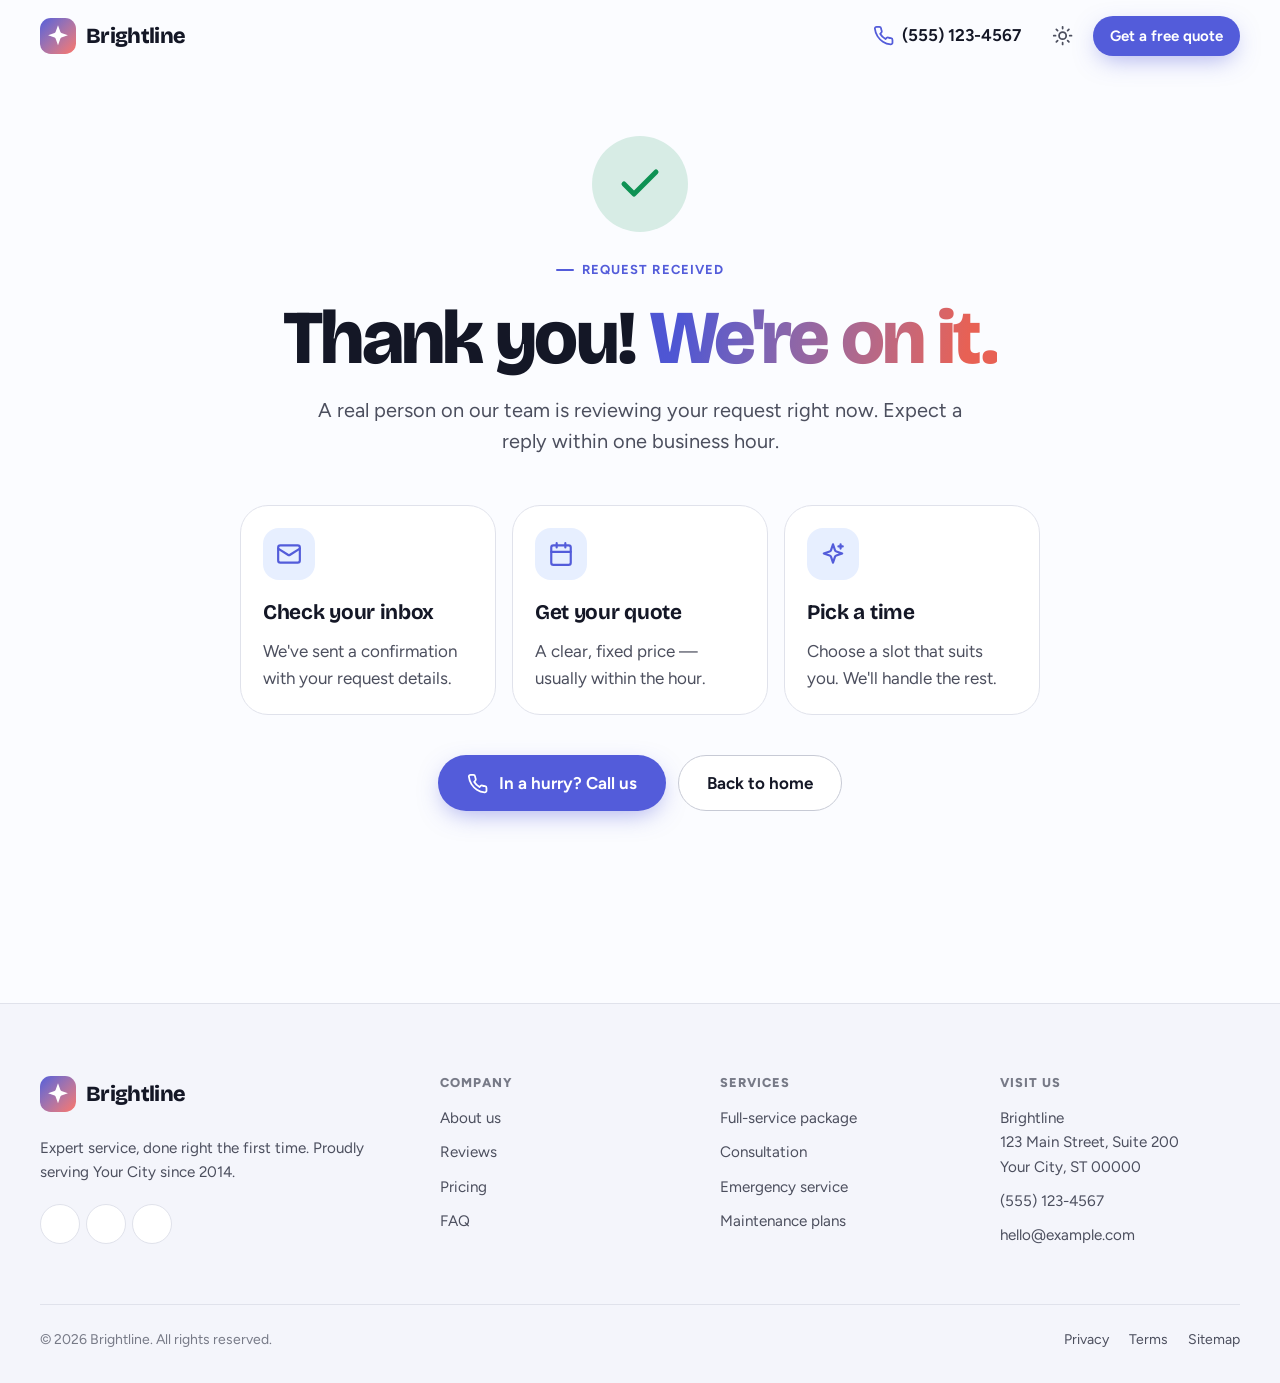
<file: thank-you.html>
<!doctype html>
<html lang="en" data-preset="violet">
<head>
  <meta charset="utf-8">
  <meta name="viewport" content="width=device-width, initial-scale=1, viewport-fit=cover">
  <title>Thanks — we've got your request | Brightline</title>
  <meta name="description" content="Thanks for contacting Brightline. Here's what happens next.">
  <link rel="canonical" href="https://www.example.com/thank-you.html">
  <meta name="robots" content="noindex, follow">
  <meta property="og:type" content="website">
  <meta property="og:site_name" content="Brightline">
  <meta property="og:title" content="Thanks — we've got your request | Brightline">
  <meta property="og:description" content="Thanks for contacting Brightline. Here's what happens next.">
  <meta property="og:url" content="https://www.example.com/thank-you.html">
  <meta property="og:image" content="https://www.example.com/assets/img/og-image.png">
  <meta name="twitter:card" content="summary_large_image">
  <link rel="icon" href="assets/img/favicon.svg" type="image/svg+xml">
  <link rel="icon" href="assets/img/favicon-32.png" sizes="32x32" type="image/png">
  <link rel="apple-touch-icon" href="assets/img/apple-touch-icon.png">
  <link rel="manifest" href="site.webmanifest">
  <meta name="theme-color" content="#fdfcff" media="(prefers-color-scheme: light)">
  <meta name="theme-color" content="#14121c" media="(prefers-color-scheme: dark)">
  <script>try { var t = localStorage.getItem("theme"); if (t) document.documentElement.dataset.theme = t; } catch (e) {}</script>
  <link rel="preconnect" href="https://fonts.googleapis.com">
  <link rel="preconnect" href="https://fonts.gstatic.com" crossorigin>
  <link href="https://fonts.googleapis.com/css2?family=Bricolage+Grotesque:opsz,wght@12..96,500..800&family=Figtree:wght@400..800&display=swap" rel="stylesheet">
  <link rel="stylesheet" href="assets/css/theme.css">
  <link rel="stylesheet" href="assets/css/main.css">
  <script src="assets/js/main.js" defer></script>
</head>
<body>
  <!-- Icon sprite: <svg class="icon"><use href="#i-name"/></svg> -->
  <svg width="0" height="0" style="position:absolute" aria-hidden="true">
    <symbol id="i-arrow" viewBox="0 0 24 24"><path d="M5 12h14"/><path d="m12 5 7 7-7 7"/></symbol>
    <symbol id="i-check" viewBox="0 0 24 24"><path d="M20 6 9 17l-5-5"/></symbol>
    <symbol id="i-star" viewBox="0 0 24 24"><path d="M12 2.5l2.94 5.96 6.56.95-4.75 4.63 1.12 6.54L12 17.5l-5.87 3.08 1.12-6.54L2.5 9.41l6.56-.95z"/></symbol>
    <symbol id="i-phone" viewBox="0 0 24 24"><path d="M22 16.92v3a2 2 0 0 1-2.18 2 19.79 19.79 0 0 1-8.63-3.07 19.5 19.5 0 0 1-6-6 19.79 19.79 0 0 1-3.07-8.67A2 2 0 0 1 4.11 2h3a2 2 0 0 1 2 1.72c.13.96.36 1.9.7 2.81a2 2 0 0 1-.45 2.11L8.09 9.91a16 16 0 0 0 6 6l1.27-1.27a2 2 0 0 1 2.11-.45c.91.34 1.85.57 2.81.7A2 2 0 0 1 22 16.92z"/></symbol>
    <symbol id="i-menu" viewBox="0 0 24 24"><path d="M4 7h16M4 12h16M4 17h16"/></symbol>
    <symbol id="i-x" viewBox="0 0 24 24"><path d="M18 6 6 18M6 6l12 12"/></symbol>
    <symbol id="i-sun" viewBox="0 0 24 24"><circle cx="12" cy="12" r="4"/><path d="M12 2v2M12 20v2M4.93 4.93l1.41 1.41M17.66 17.66l1.41 1.41M2 12h2M20 12h2M6.34 17.66l-1.41 1.41M19.07 4.93l-1.41 1.41"/></symbol>
    <symbol id="i-moon" viewBox="0 0 24 24"><path d="M12 3a6 6 0 0 0 9 9 9 9 0 1 1-9-9Z"/></symbol>
    <symbol id="i-shield" viewBox="0 0 24 24"><path d="M20 13c0 5-3.5 7.5-7.66 8.95a1 1 0 0 1-.67-.01C7.5 20.5 4 18 4 13V6a1 1 0 0 1 1-1c2 0 4.5-1.2 6.24-2.72a1.17 1.17 0 0 1 1.52 0C14.51 3.81 17 5 19 5a1 1 0 0 1 1 1z"/><path d="m9 12 2 2 4-4"/></symbol>
    <symbol id="i-clock" viewBox="0 0 24 24"><circle cx="12" cy="12" r="10"/><path d="M12 6v6l4 2"/></symbol>
    <symbol id="i-zap" viewBox="0 0 24 24"><path d="M13 2 3 14h9l-1 8 10-12h-9l1-8z"/></symbol>
    <symbol id="i-heart" viewBox="0 0 24 24"><path d="M19 14c1.49-1.46 3-3.21 3-5.5A5.5 5.5 0 0 0 16.5 3c-1.76 0-3 .5-4.5 2-1.5-1.5-2.74-2-4.5-2A5.5 5.5 0 0 0 2 8.5c0 2.3 1.5 4.05 3 5.5l7 7Z"/></symbol>
    <symbol id="i-trend" viewBox="0 0 24 24"><path d="m22 7-8.5 8.5-5-5L2 17"/><path d="M16 7h6v6"/></symbol>
    <symbol id="i-users" viewBox="0 0 24 24"><path d="M16 21v-2a4 4 0 0 0-4-4H6a4 4 0 0 0-4 4v2"/><circle cx="9" cy="7" r="4"/><path d="M22 21v-2a4 4 0 0 0-3-3.87M16 3.13a4 4 0 0 1 0 7.75"/></symbol>
    <symbol id="i-chat" viewBox="0 0 24 24"><path d="M7.9 20A9 9 0 1 0 4 16.1L2 22Z"/></symbol>
    <symbol id="i-mail" viewBox="0 0 24 24"><rect width="20" height="16" x="2" y="4" rx="2"/><path d="m22 7-8.97 5.7a1.94 1.94 0 0 1-2.06 0L2 7"/></symbol>
    <symbol id="i-pin" viewBox="0 0 24 24"><path d="M20 10c0 6-8 12-8 12s-8-6-8-12a8 8 0 0 1 16 0Z"/><circle cx="12" cy="10" r="3"/></symbol>
    <symbol id="i-plus" viewBox="0 0 24 24"><path d="M5 12h14M12 5v14"/></symbol>
    <symbol id="i-calendar" viewBox="0 0 24 24"><rect width="18" height="18" x="3" y="4" rx="2"/><path d="M16 2v4M8 2v4M3 10h18"/></symbol>
    <symbol id="i-tool" viewBox="0 0 24 24"><path d="M14.7 6.3a1 1 0 0 0 0 1.4l1.6 1.6a1 1 0 0 0 1.4 0l3.77-3.77a6 6 0 0 1-7.94 7.94l-6.91 6.91a2.12 2.12 0 0 1-3-3l6.91-6.91a6 6 0 0 1 7.94-7.94l-3.76 3.76z"/></symbol>
    <symbol id="i-sparkle" viewBox="0 0 24 24"><path d="M12 3l1.8 5.4a2 2 0 0 0 1.3 1.3L20.5 11.5l-5.4 1.8a2 2 0 0 0-1.3 1.3L12 20l-1.8-5.4a2 2 0 0 0-1.3-1.3L3.5 11.5l5.4-1.8a2 2 0 0 0 1.3-1.3z"/><path d="M19 3v4M17 5h4"/></symbol>
    <symbol id="i-award" viewBox="0 0 24 24"><circle cx="12" cy="8" r="6"/><path d="M15.48 12.89 17 22l-5-3-5 3 1.52-9.11"/></symbol>
    <symbol id="i-palette" viewBox="0 0 24 24"><path d="M12 22a10 10 0 1 1 10-10c0 2.5-2 4-4 4h-2a2 2 0 0 0-1.5 3.3A1.6 1.6 0 0 1 12 22Z"/><circle cx="7.5" cy="10.5" r="1.2"/><circle cx="11" cy="6.5" r="1.2"/><circle cx="16" cy="8" r="1.2"/></symbol>
    <symbol id="i-lock" viewBox="0 0 24 24"><rect width="18" height="11" x="3" y="11" rx="2"/><path d="M7 11V7a5 5 0 0 1 10 0v4"/></symbol>
    <symbol id="i-instagram" viewBox="0 0 24 24"><rect x="2" y="2" width="20" height="20" rx="5"/><circle cx="12" cy="12" r="4"/><path d="M17.5 6.5h.01"/></symbol>
    <symbol id="i-facebook" viewBox="0 0 24 24"><path d="M18 2h-3a5 5 0 0 0-5 5v3H7v4h3v8h4v-8h3l1-4h-4V7a1 1 0 0 1 1-1h3z"/></symbol>
    <symbol id="i-linkedin" viewBox="0 0 24 24"><path d="M16 8a6 6 0 0 1 6 6v7h-4v-7a2 2 0 0 0-4 0v7h-4v-7a6 6 0 0 1 6-6z"/><rect width="4" height="12" x="2" y="9"/><circle cx="4" cy="4" r="2"/></symbol>
  </svg>

  <a class="skip-link" href="#main">Skip to content</a>
  <header class="header">
    <div class="container header__inner">
      <a class="logo" href="./" aria-label="Brightline — home">
        <svg class="logo__mark" viewBox="0 0 40 40" aria-hidden="true">
          <defs><linearGradient id="lg" x1="0" y1="0" x2="1" y2="1"><stop offset="0" style="stop-color:var(--brand)"/><stop offset="1" style="stop-color:var(--accent)"/></linearGradient></defs>
          <rect width="40" height="40" rx="12" fill="url(#lg)"/>
          <path d="M20 8l2.6 7.4a2 2 0 0 0 1.2 1.2L31 19.2l-7.2 2.6a2 2 0 0 0-1.2 1.2L20 30.4l-2.6-7.4a2 2 0 0 0-1.2-1.2L9 19.2l7.2-2.6a2 2 0 0 0 1.2-1.2z" fill="#fff"/>
        </svg>
        Brightline
      </a>
      <div class="header__actions" style="margin-left:auto">
        <a class="header__phone" href="tel:+15551234567" data-track="call_header"><svg class="icon" aria-hidden="true"><use href="#i-phone"/></svg><span>(555) 123-4567</span></a>
        <button class="icon-btn theme-toggle" type="button" aria-label="Toggle dark mode" aria-pressed="false">
          <svg class="icon icon--sun" aria-hidden="true"><use href="#i-sun"/></svg>
          <svg class="icon icon--moon" aria-hidden="true"><use href="#i-moon"/></svg>
        </button>
        <a class="btn btn--primary btn--sm" href="./#contact" data-track="cta_header">Get a free quote</a>
      </div>
    </div>
  </header>

  <main id="main">
    <!-- CONVERSION PAGE: fire your ads/analytics conversion pixel here. -->
    <section class="center-page">
      <div class="container container--narrow">
        <div class="success-ring" data-reveal><svg class="icon" aria-hidden="true" viewBox="0 0 24 24"><path d="M20 6 9 17l-5-5"/></svg></div>
        <span class="eyebrow" style="margin-top:28px" data-reveal>Request received</span>
        <h1 data-reveal style="--i:1">Thank you! <span class="gradient-text">We're on it.</span></h1>
        <p class="lede" data-reveal style="--i:2">A real person on our team is reviewing your request right now. Expect a reply within one business hour.</p>
        <div class="next-steps">
          <div class="card" data-reveal style="--i:1"><span class="icon-chip"><svg class="icon" aria-hidden="true"><use href="#i-mail"/></svg></span><h3>Check your inbox</h3><p>We've sent a confirmation with your request details.</p></div>
          <div class="card" data-reveal style="--i:2"><span class="icon-chip"><svg class="icon" aria-hidden="true"><use href="#i-calendar"/></svg></span><h3>Get your quote</h3><p>A clear, fixed price — usually within the hour.</p></div>
          <div class="card" data-reveal style="--i:3"><span class="icon-chip"><svg class="icon" aria-hidden="true"><use href="#i-sparkle"/></svg></span><h3>Pick a time</h3><p>Choose a slot that suits you. We'll handle the rest.</p></div>
        </div>
        <div class="hero__ctas" style="margin-top:40px" data-reveal>
          <a class="btn btn--primary btn--lg" href="tel:+15551234567" data-track="call_thankyou"><svg class="icon" aria-hidden="true"><use href="#i-phone"/></svg> In a hurry? Call us</a>
          <a class="btn btn--lg" href="./">Back to home</a>
        </div>
      </div>
    </section>
  </main>
  <footer class="footer">
    <div class="container">
      <div class="footer__grid">
        <div class="footer__brand">
          <a class="logo" href="./" aria-label="Brightline — home">
            <svg class="logo__mark" viewBox="0 0 40 40" aria-hidden="true"><rect width="40" height="40" rx="12" fill="url(#lg)"/><path d="M20 8l2.6 7.4a2 2 0 0 0 1.2 1.2L31 19.2l-7.2 2.6a2 2 0 0 0-1.2 1.2L20 30.4l-2.6-7.4a2 2 0 0 0-1.2-1.2L9 19.2l7.2-2.6a2 2 0 0 0 1.2-1.2z" fill="#fff"/></svg>
            Brightline
          </a>
          <p>Expert service, done right the first time. Proudly serving Your City since 2014.</p>
          <div class="socials">
            <a class="icon-btn" href="https://www.instagram.com/" aria-label="Instagram" rel="noopener" target="_blank"><svg class="icon" aria-hidden="true"><use href="./#i-instagram"/></svg></a>
            <a class="icon-btn" href="https://www.facebook.com/" aria-label="Facebook" rel="noopener" target="_blank"><svg class="icon" aria-hidden="true"><use href="./#i-facebook"/></svg></a>
            <a class="icon-btn" href="https://www.linkedin.com/" aria-label="LinkedIn" rel="noopener" target="_blank"><svg class="icon" aria-hidden="true"><use href="./#i-linkedin"/></svg></a>
          </div>
        </div>
        <nav aria-labelledby="ft-company">
          <h2 id="ft-company">Company</h2>
          <ul>
            <li><a href="./#about">About us</a></li>
            <li><a href="./#reviews">Reviews</a></li>
            <li><a href="./#pricing">Pricing</a></li>
            <li><a href="./#faq">FAQ</a></li>
          </ul>
        </nav>
        <nav aria-labelledby="ft-services">
          <h2 id="ft-services">Services</h2>
          <ul>
            <li><a href="./#services">Full-service package</a></li>
            <li><a href="./#services">Consultation</a></li>
            <li><a href="./#services">Emergency service</a></li>
            <li><a href="./#services">Maintenance plans</a></li>
          </ul>
        </nav>
        <div>
          <h2>Visit us</h2>
          <!-- NAP (name, address, phone) — keep identical to your Google Business Profile -->
          <address>
            <span>Brightline<br>123 Main Street, Suite 200<br>Your City, ST 00000</span>
            <a href="tel:+15551234567">(555) 123-4567</a>
            <a href="mailto:hello@example.com">hello@example.com</a>
          </address>
        </div>
      </div>
      <div class="footer__bottom">
        <p>© <span data-year>2026</span> Brightline. All rights reserved.</p>
        <ul role="list">
          <li><a href="privacy.html">Privacy</a></li>
          <li><a href="privacy.html#terms">Terms</a></li>
          <li><a href="sitemap.xml">Sitemap</a></li>
        </ul>
      </div>
    </div>
  </footer>
</body>
</html>
</file>
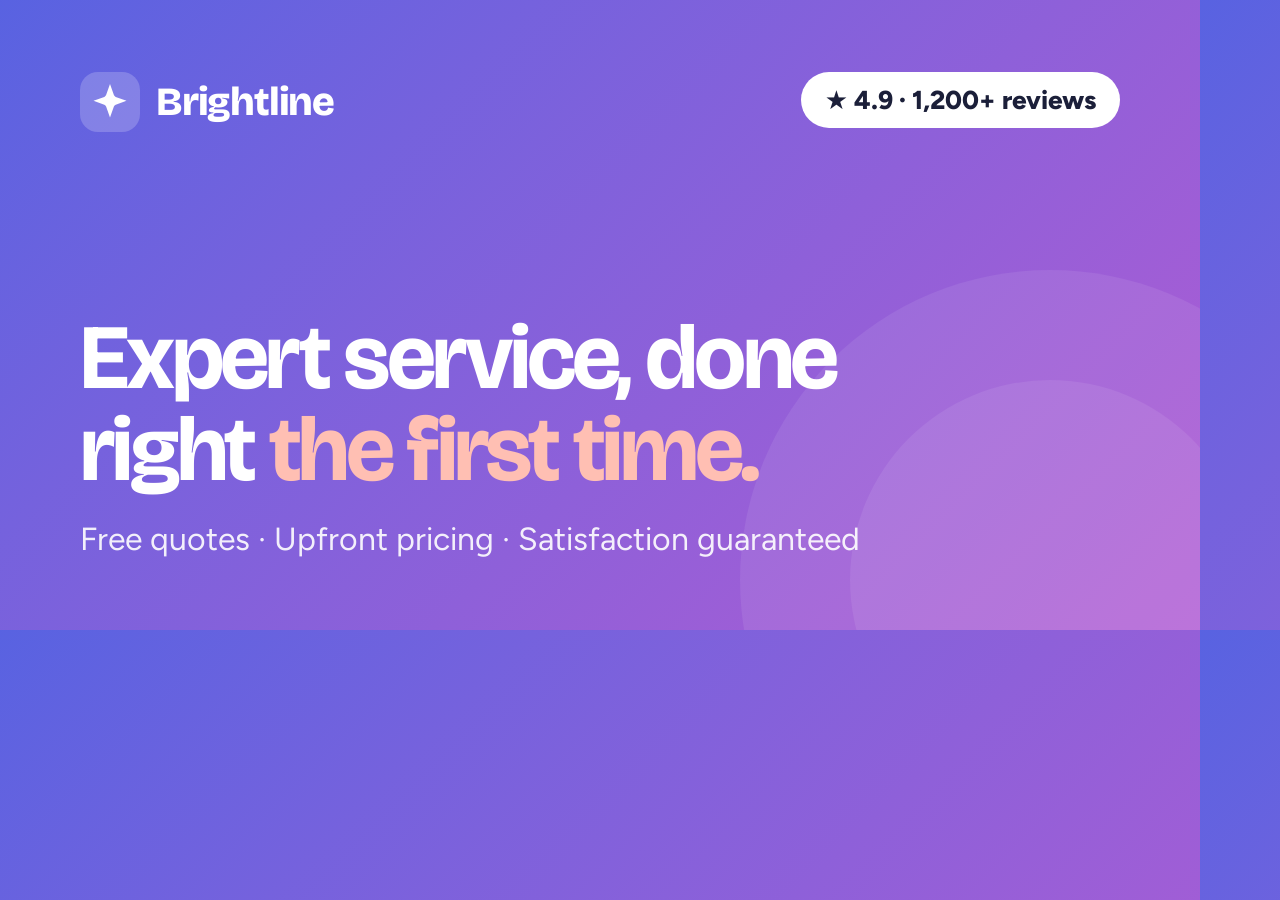
<file: tools/og-image.html>
<!doctype html>
<!-- Social share image template (1200×630). Edit text/colors, then run:
     node tools/build-images.js   → writes assets/img/og-image.png + icons -->
<html lang="en" data-preset="violet">
<head>
<meta charset="utf-8">
<link href="https://fonts.googleapis.com/css2?family=Bricolage+Grotesque:opsz,wght@12..96,500..800&family=Figtree:wght@400..800&display=swap" rel="stylesheet">
<link rel="stylesheet" href="../assets/css/theme.css">
<style>
  html, body { margin: 0; width: 1200px; height: 630px; overflow: hidden; }
  body { font-family: var(--font-body); background: var(--gradient-brand); color: #fff; position: relative; }
  .ring { position: absolute; border-radius: 50%; background: #fff; }
  .wrap { position: absolute; inset: 72px 80px; display: flex; flex-direction: column; }
  .logo { display: flex; align-items: center; gap: 16px; font-family: var(--font-display); font-weight: 800; font-size: 40px; letter-spacing: -.03em; }
  .logo svg { width: 60px; height: 60px; }
  h1 { font-family: var(--font-display); font-size: 92px; line-height: 1; letter-spacing: -.04em; margin: auto 0 24px; max-width: 900px; }
  h1 span { color: oklch(88% .1 var(--accent-hue)); }
  p { font-size: 32px; margin: 0; opacity: .9; }
  .chip { display: inline-flex; gap: 10px; align-items: center; padding: 12px 24px; border-radius: 99px; background: #fff; color: oklch(25% .05 var(--hue)); font-weight: 800; font-size: 26px; position: absolute; right: 0; top: 0; }
</style>
</head>
<body>
  <div class="ring" style="width:620px;height:620px;right:-160px;bottom:-260px;opacity:.08"></div>
  <div class="ring" style="width:400px;height:400px;right:-50px;bottom:-150px;opacity:.08"></div>
  <div class="wrap">
    <div class="logo">
      <svg viewBox="0 0 40 40"><rect width="40" height="40" rx="12" fill="#fff" fill-opacity=".2"/><path d="M20 8l2.6 7.4a2 2 0 0 0 1.2 1.2L31 19.2l-7.2 2.6a2 2 0 0 0-1.2 1.2L20 30.4l-2.6-7.4a2 2 0 0 0-1.2-1.2L9 19.2l7.2-2.6a2 2 0 0 0 1.2-1.2z" fill="#fff"/></svg>
      Brightline
    </div>
    <span class="chip">★ 4.9 · 1,200+ reviews</span>
    <h1>Expert service, done right <span>the first time.</span></h1>
    <p>Free quotes · Upfront pricing · Satisfaction guaranteed</p>
  </div>
</body>
</html>
</file>
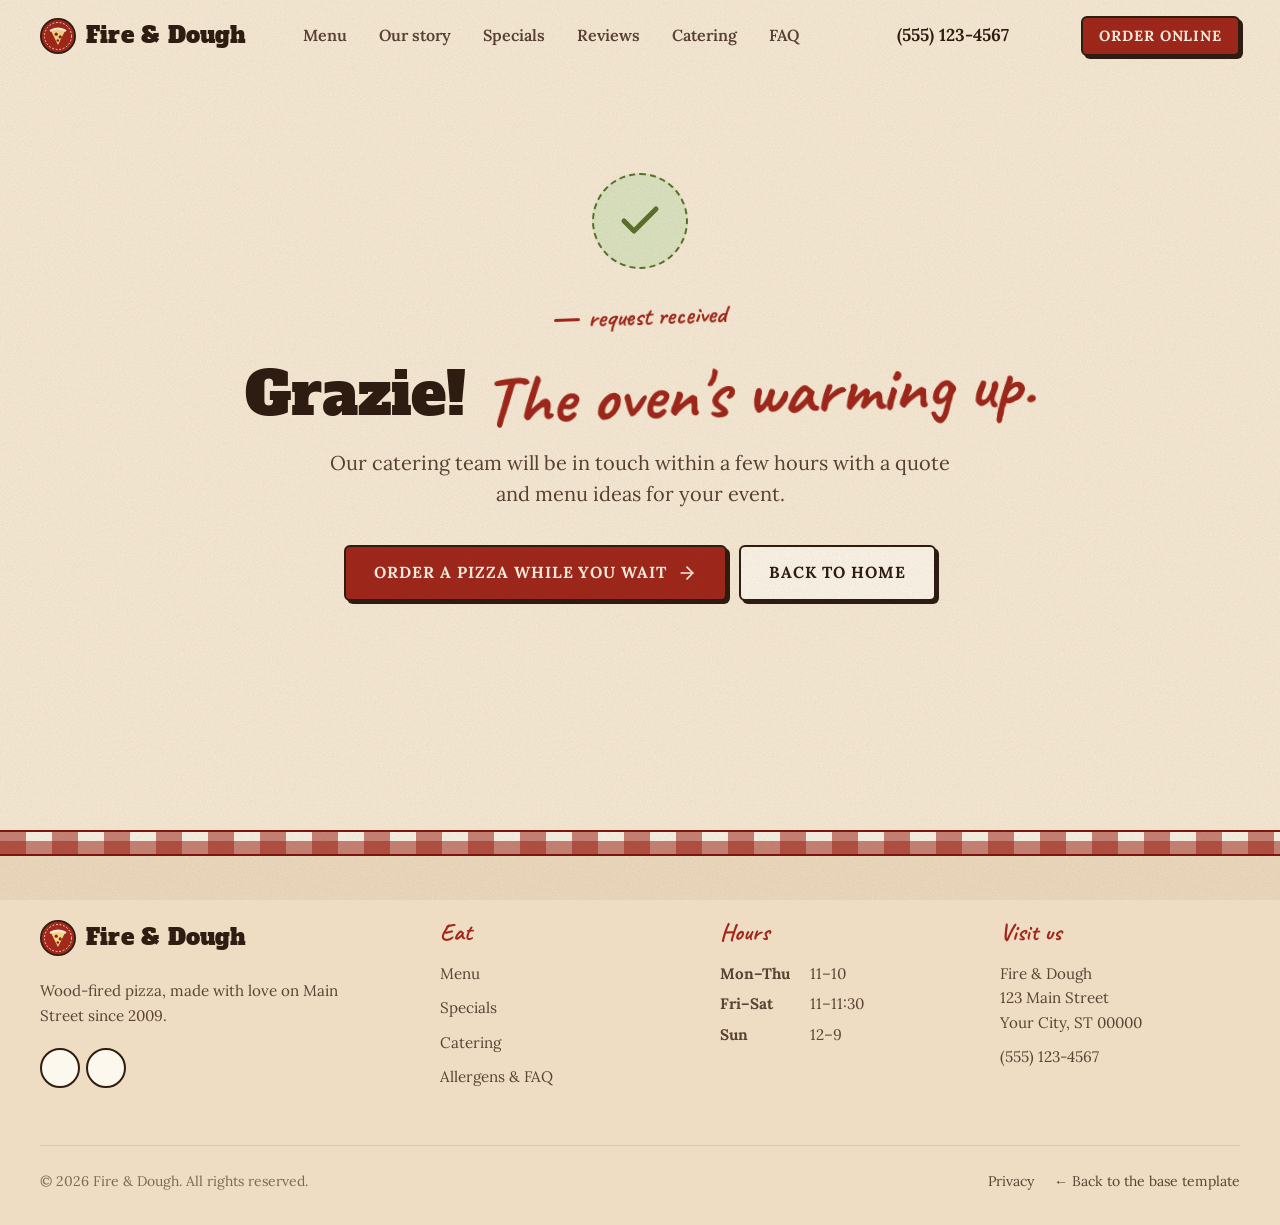
<file: examples/pizza/thank-you.html>
<!doctype html>
<html lang="en">
<!--
  EXAMPLE: the base template pushed into a rustic pizzeria.
  Layers:  ../../assets/css/theme.css  → shared tokens
           ../../assets/css/main.css   → shared layout & components (unchanged)
           rustic.css                  → "skin": palette, fonts, textures, restyled components
  Shared JS (../../assets/js/main.js) drives the menu, reveals, counters, form and tracking.
-->
<head>
  <meta charset="utf-8">
  <meta name="viewport" content="width=device-width, initial-scale=1, viewport-fit=cover">

  <title>Grazie — your request is in | Fire &amp; Dough</title>
  <meta name="description" content="Family-run, wood-fired pizza made with 48-hour dough and local ingredients. Order online for delivery or pickup in Your City, or book us to cater your event.">
  <link rel="canonical" href="https://www.example.com/">
  <meta name="robots" content="noindex, follow">

  <meta property="og:type" content="restaurant">
  <meta property="og:site_name" content="Fire &amp; Dough">
  <meta property="og:title" content="Fire &amp; Dough — Rustic Wood-Fired Pizza">
  <meta property="og:description" content="48-hour dough, a 900° oak-fired oven and three generations of know-how. Order online now.">
  <meta property="og:url" content="https://www.example.com/">
  <meta property="og:image" content="https://www.example.com/assets/img/og-image.png">
  <meta property="og:image:width" content="1200">
  <meta property="og:image:height" content="630">
  <meta name="twitter:card" content="summary_large_image">

  <link rel="icon" href="favicon.svg" type="image/svg+xml">
  <meta name="theme-color" content="#f3eadb" media="(prefers-color-scheme: light)">
  <meta name="theme-color" content="#1f1915" media="(prefers-color-scheme: dark)">

  <script>try { var t = localStorage.getItem("theme"); if (t) document.documentElement.dataset.theme = t; } catch (e) {}</script>

  <link rel="preconnect" href="https://fonts.googleapis.com">
  <link rel="preconnect" href="https://fonts.gstatic.com" crossorigin>
  <link href="https://fonts.googleapis.com/css2?family=Alfa+Slab+One&family=Caveat:wght@500..700&family=Lora:ital,wght@0,400..700;1,400..700&display=swap" rel="stylesheet">

  <link rel="stylesheet" href="../../assets/css/theme.css">
  <link rel="stylesheet" href="../../assets/css/main.css">
  <link rel="stylesheet" href="rustic.css">
  <script src="../../assets/js/main.js" defer></script>
</head>
<body>
  <svg width="0" height="0" style="position:absolute" aria-hidden="true">
    <symbol id="i-arrow" viewBox="0 0 24 24"><path d="M5 12h14"/><path d="m12 5 7 7-7 7"/></symbol>
    <symbol id="i-check" viewBox="0 0 24 24"><path d="M20 6 9 17l-5-5"/></symbol>
    <symbol id="i-star" viewBox="0 0 24 24"><path d="M12 2.5l2.94 5.96 6.56.95-4.75 4.63 1.12 6.54L12 17.5l-5.87 3.08 1.12-6.54L2.5 9.41l6.56-.95z"/></symbol>
    <symbol id="i-phone" viewBox="0 0 24 24"><path d="M22 16.92v3a2 2 0 0 1-2.18 2 19.79 19.79 0 0 1-8.63-3.07 19.5 19.5 0 0 1-6-6 19.79 19.79 0 0 1-3.07-8.67A2 2 0 0 1 4.11 2h3a2 2 0 0 1 2 1.72c.13.96.36 1.9.7 2.81a2 2 0 0 1-.45 2.11L8.09 9.91a16 16 0 0 0 6 6l1.27-1.27a2 2 0 0 1 2.11-.45c.91.34 1.85.57 2.81.7A2 2 0 0 1 22 16.92z"/></symbol>
    <symbol id="i-menu" viewBox="0 0 24 24"><path d="M4 7h16M4 12h16M4 17h16"/></symbol>
    <symbol id="i-x" viewBox="0 0 24 24"><path d="M18 6 6 18M6 6l12 12"/></symbol>
    <symbol id="i-sun" viewBox="0 0 24 24"><circle cx="12" cy="12" r="4"/><path d="M12 2v2M12 20v2M4.93 4.93l1.41 1.41M17.66 17.66l1.41 1.41M2 12h2M20 12h2M6.34 17.66l-1.41 1.41M19.07 4.93l-1.41 1.41"/></symbol>
    <symbol id="i-moon" viewBox="0 0 24 24"><path d="M12 3a6 6 0 0 0 9 9 9 9 0 1 1-9-9Z"/></symbol>
    <symbol id="i-clock" viewBox="0 0 24 24"><circle cx="12" cy="12" r="10"/><path d="M12 6v6l4 2"/></symbol>
    <symbol id="i-plus" viewBox="0 0 24 24"><path d="M5 12h14M12 5v14"/></symbol>
    <symbol id="i-pin" viewBox="0 0 24 24"><path d="M20 10c0 6-8 12-8 12s-8-6-8-12a8 8 0 0 1 16 0Z"/><circle cx="12" cy="10" r="3"/></symbol>
    <symbol id="i-mail" viewBox="0 0 24 24"><rect width="20" height="16" x="2" y="4" rx="2"/><path d="m22 7-8.97 5.7a1.94 1.94 0 0 1-2.06 0L2 7"/></symbol>
    <symbol id="i-lock" viewBox="0 0 24 24"><rect width="18" height="11" x="3" y="11" rx="2"/><path d="M7 11V7a5 5 0 0 1 10 0v4"/></symbol>
    <symbol id="i-pizza" viewBox="0 0 24 24"><path d="M15 11h.01M11 15h.01M16 16h.01"/><path d="m2 16 20 6-6-20A20 20 0 0 0 2 16"/><path d="M5.71 17.11a17.04 17.04 0 0 1 11.4-11.4"/></symbol>
    <symbol id="i-flame" viewBox="0 0 24 24"><path d="M8.5 14.5A2.5 2.5 0 0 0 11 12c0-1.38-.5-2-1-3-1.07-2.14-.22-4.05 2-6 .5 2.5 2 4.9 4 6.5 2 1.6 3 3.5 3 5.5a7 7 0 1 1-14 0c0-1.15.43-2.29 1-3a2.5 2.5 0 0 0 2.5 2.5z"/></symbol>
    <symbol id="i-leaf" viewBox="0 0 24 24"><path d="M11 20A7 7 0 0 1 9.8 6.1C15.5 5 17 4.48 19 2c1 2 2 4.18 2 8 0 5.5-4.78 10-10 10Z"/><path d="M2 21c0-3 1.85-5.36 5.08-6C9.5 14.52 12 13 13 12"/></symbol>
    <symbol id="i-bag" viewBox="0 0 24 24"><path d="M6 2 3 6v14a2 2 0 0 0 2 2h14a2 2 0 0 0 2-2V6l-3-4Z"/><path d="M3 6h18"/><path d="M16 10a4 4 0 0 1-8 0"/></symbol>
    <symbol id="i-bike" viewBox="0 0 24 24"><circle cx="18.5" cy="17.5" r="3.5"/><circle cx="5.5" cy="17.5" r="3.5"/><circle cx="15" cy="5" r="1"/><path d="M12 17.5V14l-3-3 4-3 2 3h2"/></symbol>
    <symbol id="i-heart" viewBox="0 0 24 24"><path d="M19 14c1.49-1.46 3-3.21 3-5.5A5.5 5.5 0 0 0 16.5 3c-1.76 0-3 .5-4.5 2-1.5-1.5-2.74-2-4.5-2A5.5 5.5 0 0 0 2 8.5c0 2.3 1.5 4.05 3 5.5l7 7Z"/></symbol>
    <symbol id="i-users" viewBox="0 0 24 24"><path d="M16 21v-2a4 4 0 0 0-4-4H6a4 4 0 0 0-4 4v2"/><circle cx="9" cy="7" r="4"/><path d="M22 21v-2a4 4 0 0 0-3-3.87M16 3.13a4 4 0 0 1 0 7.75"/></symbol>
    <symbol id="i-instagram" viewBox="0 0 24 24"><rect x="2" y="2" width="20" height="20" rx="5"/><circle cx="12" cy="12" r="4"/><path d="M17.5 6.5h.01"/></symbol>
    <symbol id="i-facebook" viewBox="0 0 24 24"><path d="M18 2h-3a5 5 0 0 0-5 5v3H7v4h3v8h4v-8h3l1-4h-4V7a1 1 0 0 1 1-1h3z"/></symbol>
    <symbol id="i-doodle-pizza" viewBox="0 0 64 64"><path d="M8 18c15-8 33-8 48 0L32 58z"/><path d="M8 18c15-8 33-8 48 0" stroke-width="4"/><circle cx="26" cy="28" r="4"/><circle cx="38" cy="34" r="4"/><circle cx="31" cy="44" r="3"/></symbol>
    <symbol id="i-doodle-star" viewBox="0 0 64 64"><path d="M32 6l6 18 19 1-15 12 5 19-15-11-15 11 5-19L7 25l19-1z"/></symbol>
  </svg>
  <a class="skip-link" href="./#main">Skip to content</a>

  <header class="header">
    <div class="container header__inner">
      <a class="logo" href="./" aria-label="Fire &amp; Dough — home">
        <svg class="logo__mark" viewBox="0 0 40 40" aria-hidden="true">
          <circle cx="20" cy="20" r="19" fill="var(--brand)" stroke="var(--ink)" stroke-width="2"/>
          <circle cx="20" cy="20" r="15" fill="none" stroke="#f6ecd9" stroke-width="1" stroke-dasharray="2 2"/>
          <path d="M12 14c5-2.6 11-2.6 16 0L20 30z" fill="#f6d78a"/>
          <path d="M12 14c5-2.6 11-2.6 16 0" fill="none" stroke="#f6ecd9" stroke-width="2.5" stroke-linecap="round"/>
          <circle cx="18" cy="18" r="1.8" fill="#8c2414"/><circle cx="22.5" cy="21" r="1.8" fill="#8c2414"/><circle cx="19.8" cy="25" r="1.4" fill="#8c2414"/>
        </svg>
        Fire &amp; Dough
      </a>

      <nav class="nav" id="site-nav" aria-label="Main">
        <ul class="nav__list" role="list">
          <li><a class="nav__link" href="./#menu">Menu</a></li>
          <li><a class="nav__link" href="./#about">Our story</a></li>
          <li><a class="nav__link" href="./#specials">Specials</a></li>
          <li><a class="nav__link" href="./#reviews">Reviews</a></li>
          <li><a class="nav__link" href="./#contact">Catering</a></li>
          <li><a class="nav__link" href="./#faq">FAQ</a></li>
        </ul>
        <div class="nav__mobile-cta">
          <a class="btn btn--primary btn--lg" href="./#menu" data-track="order_nav_mobile">Order online <svg class="icon icon--arrow" aria-hidden="true"><use href="./#i-arrow"/></svg></a>
          <a class="btn btn--lg" href="tel:+15551234567" data-track="call_nav_mobile"><svg class="icon" aria-hidden="true"><use href="./#i-phone"/></svg> (555) 123-4567</a>
        </div>
      </nav>

      <div class="header__actions">
        <a class="header__phone" href="tel:+15551234567" data-track="call_header"><svg class="icon" aria-hidden="true"><use href="./#i-phone"/></svg><span>(555) 123-4567</span></a>
        <button class="icon-btn theme-toggle" type="button" aria-label="Toggle dark mode" aria-pressed="false">
          <svg class="icon icon--sun" aria-hidden="true"><use href="./#i-sun"/></svg>
          <svg class="icon icon--moon" aria-hidden="true"><use href="./#i-moon"/></svg>
        </button>
        <a class="btn btn--primary btn--sm header__cta" href="./#menu" data-track="order_header">Order online</a>
        <button class="icon-btn menu-toggle" type="button" aria-label="Open menu" aria-expanded="false" aria-controls="site-nav">
          <svg class="icon icon--menu" aria-hidden="true"><use href="./#i-menu"/></svg>
          <svg class="icon icon--close" aria-hidden="true"><use href="./#i-x"/></svg>
        </button>
      </div>
    </div>
  </header>

  <main id="main">
    <!-- CONVERSION PAGE: fire your catering-lead pixel here. -->
    <section class="center-page">
      <div class="container container--narrow">
        <div class="success-ring" data-reveal><svg class="icon" aria-hidden="true" viewBox="0 0 24 24"><path d="M20 6 9 17l-5-5"/></svg></div>
        <span class="eyebrow" style="margin-top:28px" data-reveal>request received</span>
        <h1 data-reveal style="--i:1">Grazie! <span class="hl">The oven's warming up.</span></h1>
        <p class="lede" data-reveal style="--i:2">Our catering team will be in touch within a few hours with a quote and menu ideas for your event.</p>
        <div class="hero__ctas" style="margin-top:36px;--i:3" data-reveal>
          <a class="btn btn--primary btn--lg" href="./#menu">Order a pizza while you wait <svg class="icon icon--arrow" aria-hidden="true"><use href="#i-arrow"/></svg></a>
          <a class="btn btn--lg" href="./">Back to home</a>
        </div>
      </div>
    </section>
  </main>

  <footer class="footer">
    <div class="gingham" aria-hidden="true"></div>
    <div class="container">
      <div class="footer__grid">
        <div class="footer__brand">
          <a class="logo" href="./" aria-label="Fire &amp; Dough — home">
            <svg class="logo__mark" viewBox="0 0 40 40" aria-hidden="true"><circle cx="20" cy="20" r="19" fill="var(--brand)" stroke="var(--ink)" stroke-width="2"/><circle cx="20" cy="20" r="15" fill="none" stroke="#f6ecd9" stroke-width="1" stroke-dasharray="2 2"/><path d="M12 14c5-2.6 11-2.6 16 0L20 30z" fill="#f6d78a"/><path d="M12 14c5-2.6 11-2.6 16 0" fill="none" stroke="#f6ecd9" stroke-width="2.5" stroke-linecap="round"/><circle cx="18" cy="18" r="1.8" fill="#8c2414"/><circle cx="22.5" cy="21" r="1.8" fill="#8c2414"/><circle cx="19.8" cy="25" r="1.4" fill="#8c2414"/></svg>
            Fire &amp; Dough
          </a>
          <p>Wood-fired pizza, made with love on Main Street since 2009.</p>
          <div class="socials">
            <a class="icon-btn" href="https://www.instagram.com/" aria-label="Instagram" rel="noopener" target="_blank"><svg class="icon" aria-hidden="true"><use href="./#i-instagram"/></svg></a>
            <a class="icon-btn" href="https://www.facebook.com/" aria-label="Facebook" rel="noopener" target="_blank"><svg class="icon" aria-hidden="true"><use href="./#i-facebook"/></svg></a>
          </div>
        </div>
        <nav aria-labelledby="ft-eat">
          <h2 id="ft-eat">Eat</h2>
          <ul><li><a href="./#menu">Menu</a></li><li><a href="./#specials">Specials</a></li><li><a href="./#contact">Catering</a></li><li><a href="./#faq">Allergens &amp; FAQ</a></li></ul>
        </nav>
        <div>
          <h2>Hours</h2>
          <dl class="hours" style="color:var(--ink-2)"><dt>Mon–Thu</dt><dd>11–10</dd><dt>Fri–Sat</dt><dd>11–11:30</dd><dt>Sun</dt><dd>12–9</dd></dl>
        </div>
        <div>
          <h2>Visit us</h2>
          <address>
            <span>Fire &amp; Dough<br>123 Main Street<br>Your City, ST 00000</span>
            <a href="tel:+15551234567">(555) 123-4567</a>
          </address>
        </div>
      </div>
      <div class="footer__bottom">
        <p>© <span data-year>2026</span> Fire &amp; Dough. All rights reserved.</p>
        <ul role="list"><li><a href="../../privacy.html">Privacy</a></li><li><a href="../../">← Back to the base template</a></li></ul>
      </div>
    </div>
  </footer>

</body>
</html>
</file>
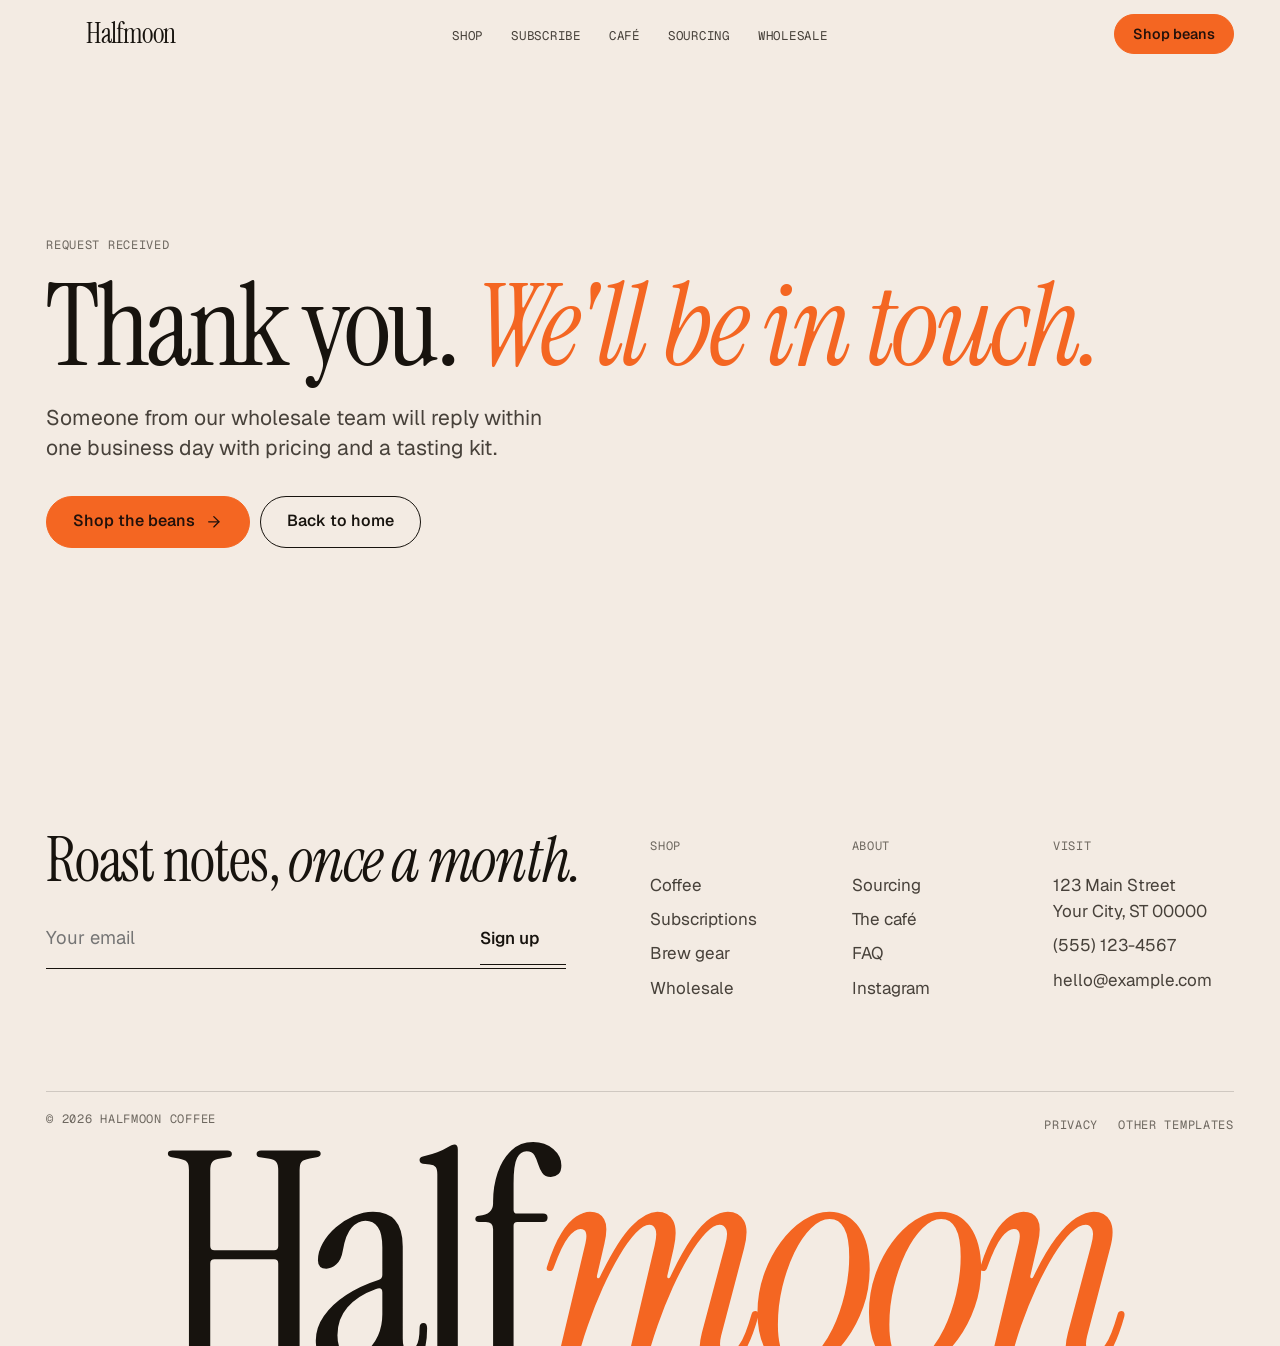
<file: templates/editorial/thank-you.html>
<!doctype html>
<html lang="en">
<!--
  EDITORIAL TEMPLATE — "Halfmoon Coffee" (placeholder brand: coffee roaster & café)
  Photography-led, asymmetric layout. Standalone CSS (editorial.css); shares ../../assets/js/main.js.
  Rebrand: edit the knobs at the top of editorial.css, swap photos in img/ (same file names),
  then find & replace: Halfmoon · example.com · (555) 123-4567 · hello@example.com · Your City
-->
<head>
  <meta charset="utf-8">
  <meta name="viewport" content="width=device-width, initial-scale=1, viewport-fit=cover">

  <title>Thanks — we'll be in touch | Halfmoon Coffee</title>
  <meta name="description" content="Single-origin coffee roasted every Tuesday and delivered within 72 hours. Shop fresh beans, subscribe and save 15%, or visit our café in Your City.">
  <link rel="canonical" href="https://www.example.com/">
  <meta name="robots" content="noindex, follow">

  <meta property="og:type" content="website">
  <meta property="og:site_name" content="Halfmoon Coffee">
  <meta property="og:title" content="Halfmoon Coffee — Slow coffee for fast mornings">
  <meta property="og:description" content="Single-origin beans, roasted every Tuesday, at your door within 72 hours.">
  <meta property="og:url" content="https://www.example.com/">
  <meta property="og:image" content="https://www.example.com/img/hero-main.jpg">
  <meta property="og:image:alt" content="A barista pouring latte art at the Halfmoon café counter.">
  <meta name="twitter:card" content="summary_large_image">

  <link rel="icon" href="favicon.svg" type="image/svg+xml">
  <meta name="theme-color" content="#efe9df" media="(prefers-color-scheme: light)">
  <meta name="theme-color" content="#16110e" media="(prefers-color-scheme: dark)">

  <script>try { var t = localStorage.getItem("theme"); if (t) document.documentElement.dataset.theme = t; } catch (e) {}</script>

  <link rel="preconnect" href="https://fonts.googleapis.com">
  <link rel="preconnect" href="https://fonts.gstatic.com" crossorigin>
  <link href="https://fonts.googleapis.com/css2?family=Geist+Mono:wght@400;500&family=Geist:wght@400..700&family=Instrument+Serif:ital@0;1&display=swap" rel="stylesheet">

  <link rel="stylesheet" href="editorial.css">
  <script src="../../assets/js/main.js" defer></script>
  <script src="editorial.js" defer></script>
</head>
<body>
  <svg width="0" height="0" style="position:absolute" aria-hidden="true">
    <symbol id="i-arrow" viewBox="0 0 24 24"><path d="M5 12h14"/><path d="m12 5 7 7-7 7"/></symbol>
    <symbol id="i-left" viewBox="0 0 24 24"><path d="M19 12H5"/><path d="m12 19-7-7 7-7"/></symbol>
    <symbol id="i-plus" viewBox="0 0 24 24"><path d="M5 12h14M12 5v14"/></symbol>
    <symbol id="i-x" viewBox="0 0 24 24"><path d="M18 6 6 18M6 6l12 12"/></symbol>
    <symbol id="i-menu" viewBox="0 0 24 24"><path d="M3 8h18M3 16h18"/></symbol>
    <symbol id="i-bag" viewBox="0 0 24 24"><path d="M5 8h14l-1 13H6z"/><path d="M9 8V6a3 3 0 0 1 6 0v2"/></symbol>
    <symbol id="i-sun" viewBox="0 0 24 24"><circle cx="12" cy="12" r="4"/><path d="M12 2v2M12 20v2M4.93 4.93l1.41 1.41M17.66 17.66l1.41 1.41M2 12h2M20 12h2M6.34 17.66l-1.41 1.41M19.07 4.93l-1.41 1.41"/></symbol>
    <symbol id="i-moon" viewBox="0 0 24 24"><path d="M12 3a6 6 0 0 0 9 9 9 9 0 1 1-9-9Z"/></symbol>
    <symbol id="i-check" viewBox="0 0 24 24"><path d="M20 6 9 17l-5-5"/></symbol>
    <symbol id="i-moonmark" viewBox="0 0 32 32"><circle cx="16" cy="16" r="15" fill="none" stroke="currentColor" stroke-width="1.5"/><path d="M16 1a15 15 0 0 1 0 30z" fill="currentColor" stroke="none"/></symbol>
    <symbol id="i-star" viewBox="0 0 24 24"><path d="M12 2c.6 4.8 2.6 7.4 10 10-7.4 2.6-9.4 5.2-10 10-.6-4.8-2.6-7.4-10-10 7.4-2.6 9.4-5.2 10-10z" fill="currentColor" stroke="none"/></symbol>
  </svg>

  <a class="skip-link" href="./#main">Skip to content</a>

  <header class="header">
    <div class="wrap header__inner">
      <a class="logo" href="./" aria-label="Halfmoon Coffee — home">
        <svg aria-hidden="true"><use href="./#i-moonmark"/></svg>
        Halfmoon
      </a>
      <nav class="nav" id="site-nav" aria-label="Main">
        <ul class="nav__list" role="list">
          <li><a class="nav__link" href="./#shop">Shop</a></li>
          <li><a class="nav__link" href="./#subscribe">Subscribe</a></li>
          <li><a class="nav__link" href="./#visit">Café</a></li>
          <li><a class="nav__link" href="./#process">Sourcing</a></li>
          <li><a class="nav__link" href="./#wholesale">Wholesale</a></li>
        </ul>
        <div class="nav__mobile-cta">
          <a class="btn btn--accent" href="./#shop" data-track="cta_nav_mobile">Shop the beans <svg class="icon icon--arrow" aria-hidden="true"><use href="./#i-arrow"/></svg></a>
          <a class="btn" href="./#visit" data-track="visit_nav_mobile">Visit the café</a>
        </div>
      </nav>
      <div class="header__actions">
        <button class="icon-btn theme-toggle" type="button" aria-label="Toggle dark mode" aria-pressed="false">
          <svg class="icon icon--sun" aria-hidden="true"><use href="./#i-sun"/></svg>
          <svg class="icon icon--moon" aria-hidden="true"><use href="./#i-moon"/></svg>
        </button>
        <a class="icon-btn bag" href="./#shop" aria-label="Bag, 0 items" data-track="bag_header"><svg class="icon" aria-hidden="true"><use href="./#i-bag"/></svg><span class="bag__count" aria-hidden="true">0</span></a>
        <a class="btn btn--sm btn--accent header__cta" href="./#shop" data-track="cta_header">Shop beans</a>
        <button class="icon-btn menu-toggle" type="button" aria-label="Open menu" aria-expanded="false" aria-controls="site-nav">
          <svg class="icon icon--menu" aria-hidden="true"><use href="./#i-menu"/></svg>
          <svg class="icon icon--close" aria-hidden="true"><use href="./#i-x"/></svg>
        </button>
      </div>
    </div>
  </header>

  <main id="main">
    <!-- CONVERSION PAGE: fire your wholesale-lead pixel here. -->
    <section class="wrap center-page">
      <span class="label" data-reveal>Request received</span>
      <h1 data-reveal style="--i:1">Thank you. <em>We'll be in touch.</em></h1>
      <p class="lead" data-reveal style="--i:2">Someone from our wholesale team will reply within one business day with pricing and a tasting kit.</p>
      <div class="hero__ctas" style="margin-top:32px;--i:3" data-reveal>
        <a class="btn btn--accent" href="./#shop">Shop the beans <svg class="icon icon--arrow" aria-hidden="true"><use href="#i-arrow"/></svg></a>
        <a class="btn" href="./">Back to home</a>
      </div>
    </section>
  </main>

  <footer class="footer">
    <div class="wrap">
      <div class="grid footer__top">
        <div class="newsletter">
          <h2>Roast notes, <em>once a month.</em></h2>
          <form name="newsletter" action="#" method="post" onsubmit="event.preventDefault(); this.querySelector('button').textContent='Subscribed ✓';">
            <label class="sr-only" for="nl-email">Email address</label>
            <input id="nl-email" type="email" name="email" placeholder="Your email" autocomplete="email" required>
            <button class="link-line" type="submit" data-track="newsletter">Sign up <svg class="icon" aria-hidden="true"><use href="./#i-arrow"/></svg></button>
          </form>
        </div>
        <nav class="footer__col" aria-labelledby="ft-shop">
          <span class="label" id="ft-shop">Shop</span>
          <ul><li><a href="./#shop">Coffee</a></li><li><a href="./#subscribe">Subscriptions</a></li><li><a href="./#shop">Brew gear</a></li><li><a href="./#wholesale">Wholesale</a></li></ul>
        </nav>
        <nav class="footer__col" aria-labelledby="ft-about">
          <span class="label" id="ft-about">About</span>
          <ul><li><a href="./#process">Sourcing</a></li><li><a href="./#visit">The café</a></li><li><a href="./#faq">FAQ</a></li><li><a href="https://www.instagram.com/" target="_blank" rel="noopener">Instagram</a></li></ul>
        </nav>
        <div class="footer__col">
          <span class="label">Visit</span>
          <address><span>123 Main Street<br>Your City, ST 00000</span><a href="tel:+15551234567">(555) 123-4567</a><a href="mailto:hello@example.com">hello@example.com</a></address>
        </div>
      </div>
      <div class="footer__bottom">
        <span class="label">© <span data-year>2026</span> Halfmoon Coffee</span>
        <ul role="list"><li><a class="label" href="../../privacy.html">Privacy</a></li><li><a class="label" href="../../">Other templates</a></li></ul>
      </div>
    </div>
    <p class="wordmark" aria-hidden="true">Half<em>moon</em></p>
  </footer>

</body>
</html>
</file>
<file: assets/css/theme.css>
/* ==========================================================================
   THEME — the only file you *need* to touch when re-skinning for a new client.
   --------------------------------------------------------------------------
   Colors are generated from a few numbers using OKLCH, so changing --hue
   re-tints the entire site (buttons, gradients, dark mode, focus rings…).

   Quick start:
     1. Pick a preset below by setting  <html data-preset="ocean">
        (presets: violet · ocean · ember · forest · rose · mono)
     2. …or edit the :root numbers directly for a fully custom brand.
   ========================================================================== */

:root {
  /* ---- Brand knobs ------------------------------------------------------ */
  --hue: 275;            /* primary brand hue, 0–360                         */
  --chroma: 0.19;        /* primary saturation, 0 (gray) – 0.25 (vivid)      */
  --accent-hue: 28;      /* secondary/accent hue (badges, highlights)        */
  --accent-chroma: 0.17;

  /* ---- Typography ------------------------------------------------------- */
  --font-display: "Bricolage Grotesque", ui-sans-serif, system-ui, sans-serif;
  --font-body: "Figtree", ui-sans-serif, system-ui, -apple-system, "Segoe UI", sans-serif;

  /* ---- Shape ------------------------------------------------------------ */
  --radius-sm: 10px;
  --radius: 18px;
  --radius-lg: 28px;
  --radius-pill: 999px;

  /* ---- Layout ----------------------------------------------------------- */
  --container: 1200px;
  --gutter: clamp(16px, 4vw, 32px);
  --section: clamp(72px, 10vw, 128px);
  --header-h: 72px;

  /* ---- Derived palette (light) — usually no need to edit --------------- */
  --brand: oklch(54% var(--chroma) var(--hue));
  --brand-strong: oklch(44% var(--chroma) var(--hue));
  --brand-soft: oklch(95.5% calc(var(--chroma) * 0.22) var(--hue));
  --brand-softer: oklch(97.8% calc(var(--chroma) * 0.1) var(--hue));
  --on-brand: #fff;
  --accent: oklch(72% var(--accent-chroma) var(--accent-hue));
  --accent-strong: oklch(60% var(--accent-chroma) var(--accent-hue));
  --accent-soft: oklch(95% calc(var(--accent-chroma) * 0.3) var(--accent-hue));
  --on-accent: oklch(20% 0.04 var(--accent-hue));

  --bg: oklch(99.2% 0.004 var(--hue));
  --surface: #fff;
  --surface-2: oklch(97.2% 0.008 var(--hue));
  --ink: oklch(21% 0.03 var(--hue));
  --ink-2: oklch(43% 0.025 var(--hue));
  --ink-3: oklch(58% 0.02 var(--hue));
  --line: oklch(91.5% 0.012 var(--hue));
  --line-strong: oklch(84% 0.015 var(--hue));
  --star: oklch(78% 0.16 75);
  --success: oklch(58% 0.14 155);
  --danger: oklch(56% 0.19 25);

  --shadow-sm: 0 1px 2px oklch(20% 0.04 var(--hue) / 0.06), 0 1px 1px oklch(20% 0.04 var(--hue) / 0.04);
  --shadow: 0 2px 4px oklch(20% 0.04 var(--hue) / 0.04), 0 12px 32px -8px oklch(20% 0.06 var(--hue) / 0.12);
  --shadow-lg: 0 4px 8px oklch(20% 0.04 var(--hue) / 0.04), 0 32px 64px -16px oklch(20% 0.08 var(--hue) / 0.22);
  --shadow-brand: 0 8px 24px -6px oklch(54% var(--chroma) var(--hue) / 0.5);

  --gradient-brand: linear-gradient(135deg, oklch(56% var(--chroma) var(--hue)), oklch(62% var(--chroma) calc(var(--hue) + 40)));
  --gradient-text: linear-gradient(100deg, oklch(52% var(--chroma) var(--hue)) 10%, oklch(66% var(--accent-chroma) var(--accent-hue)) 90%);

  color-scheme: light;
}

/* ---- Dark palette ------------------------------------------------------- */
/* Defined twice: once for OS preference, once for the manual toggle. */
@media (prefers-color-scheme: dark) {
  :root:not([data-theme="light"]) {
    --brand: oklch(72% calc(var(--chroma) * 0.85) var(--hue));
    --brand-strong: oklch(80% calc(var(--chroma) * 0.75) var(--hue));
    --brand-soft: oklch(30% calc(var(--chroma) * 0.4) var(--hue));
    --brand-softer: oklch(23% calc(var(--chroma) * 0.25) var(--hue));
    --on-brand: oklch(18% 0.04 var(--hue));
    --accent-soft: oklch(32% calc(var(--accent-chroma) * 0.4) var(--accent-hue));
    --bg: oklch(16.5% 0.02 var(--hue));
    --surface: oklch(20.5% 0.024 var(--hue));
    --surface-2: oklch(24% 0.026 var(--hue));
    --ink: oklch(96.5% 0.008 var(--hue));
    --ink-2: oklch(78% 0.018 var(--hue));
    --ink-3: oklch(64% 0.02 var(--hue));
    --line: oklch(30% 0.022 var(--hue));
    --line-strong: oklch(38% 0.024 var(--hue));
    --shadow: 0 2px 4px oklch(0% 0 0 / 0.2), 0 12px 32px -8px oklch(0% 0 0 / 0.45);
    --shadow-lg: 0 4px 8px oklch(0% 0 0 / 0.2), 0 32px 64px -16px oklch(0% 0 0 / 0.6);
    --shadow-brand: 0 8px 28px -6px oklch(65% var(--chroma) var(--hue) / 0.45);
    --gradient-text: linear-gradient(100deg, oklch(76% var(--chroma) var(--hue)) 10%, oklch(78% var(--accent-chroma) var(--accent-hue)) 90%);
    color-scheme: dark;
  }
}
:root[data-theme="dark"] {
  --brand: oklch(72% calc(var(--chroma) * 0.85) var(--hue));
  --brand-strong: oklch(80% calc(var(--chroma) * 0.75) var(--hue));
  --brand-soft: oklch(30% calc(var(--chroma) * 0.4) var(--hue));
  --brand-softer: oklch(23% calc(var(--chroma) * 0.25) var(--hue));
  --on-brand: oklch(18% 0.04 var(--hue));
  --accent-soft: oklch(32% calc(var(--accent-chroma) * 0.4) var(--accent-hue));
  --bg: oklch(16.5% 0.02 var(--hue));
  --surface: oklch(20.5% 0.024 var(--hue));
  --surface-2: oklch(24% 0.026 var(--hue));
  --ink: oklch(96.5% 0.008 var(--hue));
  --ink-2: oklch(78% 0.018 var(--hue));
  --ink-3: oklch(64% 0.02 var(--hue));
  --line: oklch(30% 0.022 var(--hue));
  --line-strong: oklch(38% 0.024 var(--hue));
  --shadow: 0 2px 4px oklch(0% 0 0 / 0.2), 0 12px 32px -8px oklch(0% 0 0 / 0.45);
  --shadow-lg: 0 4px 8px oklch(0% 0 0 / 0.2), 0 32px 64px -16px oklch(0% 0 0 / 0.6);
  --shadow-brand: 0 8px 28px -6px oklch(65% var(--chroma) var(--hue) / 0.45);
  --gradient-text: linear-gradient(100deg, oklch(76% var(--chroma) var(--hue)) 10%, oklch(78% var(--accent-chroma) var(--accent-hue)) 90%);
  color-scheme: dark;
}

/* ---- Presets ------------------------------------------------------------
   Set on <html data-preset="…">. Each is just a handful of knobs.
   Suggested fits:
     violet — agencies, tech, creative, coaching
     ocean  — marine, health, cleaning, pools, finance
     ember  — trades, roofing, restaurants, fitness
     forest — landscaping, wellness, real estate, eco
     rose   — beauty, salons, wedding, boutique retail
     mono   — law, architecture, luxury, consulting
   ------------------------------------------------------------------------ */
[data-preset="violet"] { --hue: 275; --chroma: 0.19; --accent-hue: 28; }
[data-preset="ocean"]  { --hue: 235; --chroma: 0.15; --accent-hue: 175; --accent-chroma: 0.13; }
[data-preset="ember"]  { --hue: 38;  --chroma: 0.17; --accent-hue: 355; --accent-chroma: 0.18; }
[data-preset="forest"] { --hue: 158; --chroma: 0.12; --accent-hue: 85; --accent-chroma: 0.15; }
[data-preset="rose"]   { --hue: 355; --chroma: 0.16; --accent-hue: 300; --accent-chroma: 0.14; }
[data-preset="mono"]   { --hue: 260; --chroma: 0.025; --accent-hue: 45; --accent-chroma: 0.15;
                         --radius: 8px; --radius-lg: 14px; --radius-sm: 6px;
                         --brand: oklch(24% 0.02 260); --brand-strong: oklch(12% 0.02 260);
                         --gradient-brand: linear-gradient(135deg, oklch(22% 0.02 260), oklch(36% 0.03 260)); }
</file>
<file: assets/css/main.css>
/* ==========================================================================
   MAIN STYLES
   Order: reset → base → layout → components → sections → utilities → motion
   Brand values live in theme.css; this file should rarely need edits.
   ========================================================================== */

/* ---- Reset ------------------------------------------------------------ */
*, *::before, *::after { box-sizing: border-box; }
* { margin: 0; }
html { -webkit-text-size-adjust: 100%; text-size-adjust: 100%; scroll-behavior: smooth; scroll-padding-top: calc(var(--header-h) + 16px); interpolate-size: allow-keywords; }
body { min-height: 100dvh; line-height: 1.6; -webkit-font-smoothing: antialiased; text-rendering: optimizeLegibility; }
img, picture, svg, video { display: block; max-width: 100%; }
input, button, textarea, select { font: inherit; color: inherit; }
button { cursor: pointer; background: none; border: 0; padding: 0; }
p, h1, h2, h3, h4 { overflow-wrap: break-word; }
ul[role="list"], ol[role="list"] { list-style: none; padding: 0; }
[hidden] { display: none !important; }

/* ---- Base ------------------------------------------------------------- */
body {
  font-family: var(--font-body);
  font-size: 1.0625rem;
  color: var(--ink);
  background: var(--bg);
  overflow-x: clip;
}
h1, h2, h3, h4 {
  font-family: var(--font-display);
  line-height: 1.08;
  letter-spacing: -0.025em;
  font-weight: 700;
  text-wrap: balance;
}
h1 { font-size: clamp(2.5rem, 1.6rem + 4.2vw, 4.75rem); font-weight: 800; letter-spacing: -0.035em; }
h2 { font-size: clamp(2rem, 1.4rem + 2.6vw, 3.25rem); }
h3 { font-size: 1.3rem; letter-spacing: -0.015em; line-height: 1.25; }
p { text-wrap: pretty; }
a { color: var(--brand); text-decoration-thickness: 1.5px; text-underline-offset: 3px; }
a:hover { color: var(--brand-strong); }
strong { font-weight: 700; }
::selection { background: var(--brand); color: var(--on-brand); }

:focus-visible {
  outline: 3px solid var(--brand);
  outline-offset: 3px;
  border-radius: 6px;
}

.skip-link {
  position: absolute; left: 16px; top: -100px; z-index: 1000;
  background: var(--ink); color: var(--bg); padding: 12px 20px; border-radius: var(--radius-sm);
  font-weight: 600; text-decoration: none; transition: top .2s;
}
.skip-link:focus { top: 16px; color: var(--bg); }

.sr-only {
  position: absolute !important; width: 1px; height: 1px; padding: 0; margin: -1px;
  overflow: hidden; clip: rect(0 0 0 0); white-space: nowrap; border: 0;
}

.icon { width: 1.25em; height: 1.25em; flex: none; fill: none; stroke: currentColor; stroke-width: 2; stroke-linecap: round; stroke-linejoin: round; }
.icon--fill { fill: currentColor; stroke: none; }

/* ---- Layout ----------------------------------------------------------- */
.container { width: min(100% - var(--gutter) * 2, var(--container)); margin-inline: auto; }
.container--narrow { --container: 800px; }
.section { padding-block: var(--section); position: relative; }
.section--tint { background: var(--surface-2); }
.section-head { max-width: 680px; margin-bottom: clamp(40px, 6vw, 64px); }
.section-head--center { margin-inline: auto; text-align: center; }
.section-head h2 { margin-block: 14px 16px; }
.lede { font-size: clamp(1.075rem, 1rem + .35vw, 1.25rem); color: var(--ink-2); line-height: 1.55; }

.eyebrow {
  display: inline-flex; align-items: center; gap: 8px;
  font-size: .8125rem; font-weight: 700; letter-spacing: .08em; text-transform: uppercase;
  color: var(--brand);
}
.eyebrow::before {
  content: ""; width: 18px; height: 2px; border-radius: 2px; background: currentColor;
}
.section-head--center .eyebrow::after { content: ""; width: 18px; height: 2px; border-radius: 2px; background: currentColor; }

.gradient-text {
  background: var(--gradient-text);
  -webkit-background-clip: text; background-clip: text; color: transparent;
}

/* ---- Buttons ---------------------------------------------------------- */
.btn {
  --btn-bg: var(--surface); --btn-fg: var(--ink); --btn-bd: var(--line-strong);
  position: relative; isolation: isolate; overflow: hidden;
  display: inline-flex; align-items: center; justify-content: center; gap: 10px;
  min-height: 48px; padding: 12px 22px;
  font-weight: 650; font-size: 1rem; line-height: 1.2; text-decoration: none; white-space: nowrap;
  color: var(--btn-fg); background: var(--btn-bg);
  border: 1.5px solid var(--btn-bd); border-radius: var(--radius-pill);
  transition: transform .2s cubic-bezier(.3,.7,.4,1.5), box-shadow .2s, background-color .2s, border-color .2s;
}
.btn:hover { color: var(--btn-fg); transform: translateY(-2px); border-color: var(--ink-3); }
.btn:active { transform: translateY(0) scale(.98); }
.btn .icon { transition: transform .25s cubic-bezier(.3,.7,.4,1.5); }
.btn:hover .icon--arrow { transform: translateX(4px); }

.btn--primary { --btn-bg: var(--brand); --btn-fg: var(--on-brand); --btn-bd: transparent; box-shadow: var(--shadow-brand); }
.btn--primary:hover { border-color: transparent; background: var(--brand-strong); box-shadow: 0 14px 30px -8px oklch(54% var(--chroma) var(--hue) / .6); }
/* Shine sweep */
.btn--primary::after {
  content: ""; position: absolute; inset: 0; z-index: -1;
  background: linear-gradient(110deg, transparent 30%, oklch(100% 0 0 / .28) 50%, transparent 70%);
  transform: translateX(-120%); transition: transform .7s ease;
}
.btn--primary:hover::after { transform: translateX(120%); }

.btn--accent { --btn-bg: var(--accent); --btn-fg: var(--on-accent); --btn-bd: transparent; }
.btn--accent:hover { border-color: transparent; background: var(--accent-strong); }
.btn--light { --btn-bg: #fff; --btn-fg: oklch(22% .04 var(--hue)); --btn-bd: transparent; }
.btn--light:hover { border-color: transparent; box-shadow: 0 12px 28px -8px oklch(0% 0 0 / .35); }
.btn--outline-light { --btn-bg: transparent; --btn-fg: #fff; --btn-bd: oklch(100% 0 0 / .4); }
.btn--outline-light:hover { border-color: #fff; background: oklch(100% 0 0 / .1); }
.btn--lg { min-height: 56px; padding: 16px 28px; font-size: 1.0625rem; }
.btn--sm { min-height: 40px; padding: 8px 16px; font-size: .9375rem; }
.btn--block { width: 100%; }

.link-arrow {
  display: inline-flex; align-items: center; gap: 6px;
  font-weight: 650; text-decoration: none;
}
.link-arrow .icon { width: 1em; height: 1em; transition: transform .2s; }
.link-arrow:hover .icon { transform: translateX(3px); }

/* ---- Announcement bar ------------------------------------------------- */
.announce {
  position: relative; z-index: 60;
  background: var(--ink); color: var(--bg);
  font-size: .9rem; text-align: center;
}
.announce .container { display: flex; align-items: center; justify-content: center; gap: 12px; padding-block: 10px; padding-right: 36px; }
.announce a { color: inherit; font-weight: 700; }
.announce__tag {
  display: inline-block; padding: 2px 10px; border-radius: var(--radius-pill);
  background: var(--accent); color: var(--on-accent); font-size: .75rem; font-weight: 800; letter-spacing: .04em; text-transform: uppercase;
}
.announce__close {
  position: absolute; right: 8px; top: 50%; translate: 0 -50%;
  display: grid; place-items: center; width: 32px; height: 32px; border-radius: 50%; opacity: .7;
}
.announce__close:hover { opacity: 1; background: oklch(100% 0 0 / .1); }

/* ---- Header ----------------------------------------------------------- */
.header {
  position: sticky; top: 0; z-index: 50;
  transition: background-color .3s, box-shadow .3s, backdrop-filter .3s;
}
.header.is-scrolled {
  background: color-mix(in oklch, var(--bg) 78%, transparent);
  backdrop-filter: saturate(1.6) blur(16px); -webkit-backdrop-filter: saturate(1.6) blur(16px);
  box-shadow: 0 1px 0 var(--line);
}
.header__inner { display: flex; align-items: center; gap: 24px; height: var(--header-h); }

.logo { display: inline-flex; align-items: center; gap: 10px; color: var(--ink); text-decoration: none; font-family: var(--font-display); font-weight: 800; font-size: 1.35rem; letter-spacing: -.03em; }
.logo:hover { color: var(--ink); }
.logo__mark { width: 36px; height: 36px; transition: transform .5s cubic-bezier(.3,.7,.4,1.5); }
.logo:hover .logo__mark { transform: rotate(-12deg) scale(1.06); }

.nav { margin-inline: auto; }
.nav__list { display: flex; gap: 4px; }
.nav__link {
  display: block; padding: 8px 14px; border-radius: var(--radius-pill);
  color: var(--ink-2); font-weight: 550; font-size: .975rem; text-decoration: none;
  transition: color .2s, background-color .2s;
}
.nav__link:hover, .nav__link[aria-current="true"], .nav__link[aria-current="page"] { color: var(--ink); background: var(--surface-2); }

.header__actions { display: flex; align-items: center; gap: 8px; }
.header__phone { display: inline-flex; align-items: center; gap: 8px; padding: 8px 12px; color: var(--ink); font-weight: 650; text-decoration: none; border-radius: var(--radius-pill); }
.header__phone:hover { color: var(--brand); }
.header__phone .icon { color: var(--brand); }

.icon-btn {
  display: grid; place-items: center; width: 44px; height: 44px; border-radius: 50%;
  color: var(--ink-2); transition: background-color .2s, color .2s, transform .3s;
}
.icon-btn:hover { background: var(--surface-2); color: var(--ink); }
.theme-toggle .icon--moon { display: none; }
:root[data-theme="dark"] .theme-toggle .icon--sun { display: none; }
:root[data-theme="dark"] .theme-toggle .icon--moon { display: block; }
.theme-toggle:active { transform: rotate(40deg); }

.menu-toggle { display: none; }
.menu-toggle .icon--close { display: none; }
.menu-toggle[aria-expanded="true"] .icon--menu { display: none; }
.menu-toggle[aria-expanded="true"] .icon--close { display: block; }

@media (max-width: 1080px) { .header__phone span { display: none; } }
@media (max-width: 900px) {
  .menu-toggle { display: grid; }
  .header__phone, .header__cta { display: none; }
  .nav {
    position: fixed; inset: var(--header-h) 0 auto 0; margin: 0;
    background: var(--bg); border-bottom: 1px solid var(--line); box-shadow: var(--shadow-lg);
    padding: 12px var(--gutter) 24px;
    opacity: 0; visibility: hidden; translate: 0 -12px;
    transition: opacity .25s, translate .25s, visibility 0s .25s;
  }
  .nav.is-open { opacity: 1; visibility: visible; translate: 0 0; transition: opacity .25s, translate .25s; }
  .nav__list { flex-direction: column; gap: 2px; }
  .nav__link { padding: 14px 16px; font-size: 1.125rem; border-radius: var(--radius-sm); }
  .nav__mobile-cta { display: grid; gap: 10px; margin-top: 16px; }
  .header .logo { margin-right: auto; }
  body.nav-open { overflow: hidden; }
}
@media (min-width: 901px) { .nav__mobile-cta { display: none; } }

/* ---- Hero ------------------------------------------------------------- */
.hero { position: relative; padding-block: clamp(40px, 6vw, 88px) clamp(48px, 6vw, 80px); isolation: isolate; }
.hero__bg { position: absolute; inset: calc(var(--header-h) * -1) 0 0; z-index: -1; overflow: hidden; pointer-events: none; }
.hero__bg::before { /* grid */
  content: ""; position: absolute; inset: 0;
  background-image:
    linear-gradient(var(--line) 1px, transparent 1px),
    linear-gradient(90deg, var(--line) 1px, transparent 1px);
  background-size: 56px 56px;
  mask-image: radial-gradient(ellipse 70% 60% at 50% 30%, #000 20%, transparent 75%);
  -webkit-mask-image: radial-gradient(ellipse 70% 60% at 50% 30%, #000 20%, transparent 75%);
  opacity: .6;
}
.blob { position: absolute; border-radius: 50%; filter: blur(70px); opacity: .55; animation: drift 18s ease-in-out infinite alternate; }
.blob--1 { width: 520px; height: 520px; background: oklch(70% var(--chroma) var(--hue)); top: -140px; right: -80px; }
.blob--2 { width: 420px; height: 420px; background: oklch(80% var(--accent-chroma) var(--accent-hue)); top: 200px; right: 22%; opacity: .4; animation-delay: -6s; }
.blob--3 { width: 360px; height: 360px; background: oklch(75% var(--chroma) calc(var(--hue) + 50)); top: 40px; left: -160px; opacity: .3; animation-delay: -12s; }
:root[data-theme="dark"] .blob { opacity: .25; }
@media (prefers-color-scheme: dark) { :root:not([data-theme="light"]) .blob { opacity: .25; } }
@keyframes drift { to { transform: translate(40px, 30px) scale(1.08); } }

.hero__grid { display: grid; grid-template-columns: 1.1fr 1fr; gap: clamp(40px, 6vw, 72px); align-items: center; }
.hero__copy { max-width: 620px; }
.hero h1 { margin-block: 22px 22px; }
.hero .lede { max-width: 540px; }
.hero__ctas { display: flex; flex-wrap: wrap; gap: 12px; margin-top: 32px; }
.hero__assurance { display: flex; flex-wrap: wrap; gap: 8px 20px; margin-top: 20px; padding: 0; list-style: none; color: var(--ink-2); font-size: .925rem; }
.hero__assurance li { display: inline-flex; align-items: center; gap: 6px; }
.hero__assurance .icon { color: var(--success); width: 1.1em; height: 1.1em; stroke-width: 2.5; }

.pill-badge {
  display: inline-flex; align-items: center; gap: 10px;
  padding: 6px 14px 6px 6px; border-radius: var(--radius-pill);
  background: var(--surface); border: 1px solid var(--line); box-shadow: var(--shadow-sm);
  font-size: .875rem; font-weight: 600; color: var(--ink-2); text-decoration: none;
}
.pill-badge:hover { color: var(--ink); border-color: var(--line-strong); }
.pill-badge__new { padding: 3px 10px; border-radius: var(--radius-pill); background: var(--brand-soft); color: var(--brand); font-weight: 800; font-size: .75rem; letter-spacing: .03em; text-transform: uppercase; }

.hl { position: relative; white-space: nowrap; }
.hl__underline { position: absolute; left: -2%; bottom: -.12em; width: 104%; height: .32em; color: var(--accent); z-index: -1; }
.hl__underline path { stroke-dasharray: 400; stroke-dashoffset: 400; animation: draw 1.1s .5s cubic-bezier(.6,.1,.2,1) forwards; }
@keyframes draw { to { stroke-dashoffset: 0; } }

.social-proof { display: flex; align-items: center; gap: 14px; margin-top: 36px; }
.avatars { display: flex; }
.avatar {
  display: grid; place-items: center; width: 40px; height: 40px; border-radius: 50%;
  border: 3px solid var(--bg); margin-left: -8px;
  font-size: .8rem; font-weight: 800; color: #fff;
  background: linear-gradient(135deg, oklch(65% .15 var(--h, 275)), oklch(55% .17 calc(var(--h, 275) + 40)));
}
.avatars .avatar:first-child { margin-left: 0; }
.stars { display: flex; gap: 2px; color: var(--star); }
.stars .icon { width: 16px; height: 16px; }
.social-proof__text { font-size: .9rem; color: var(--ink-2); line-height: 1.35; }
.social-proof__text strong { color: var(--ink); }

/* Hero visual: floating UI cards (industry-neutral, swap for a photo if you like) */
.hero__visual { position: relative; min-height: 480px; }
.hero__photo {
  position: absolute; inset: 0 6% 6% 10%;
  border-radius: var(--radius-lg); overflow: hidden;
  background: var(--gradient-brand);
  box-shadow: var(--shadow-lg);
}
.hero__photo img { width: 100%; height: 100%; object-fit: cover; }
.hero__photo-art { position: absolute; inset: 0; }
.float-card {
  position: absolute; background: var(--surface); border: 1px solid var(--line);
  border-radius: var(--radius); box-shadow: var(--shadow-lg); padding: 16px 18px;
  animation: bob 6s ease-in-out infinite;
}
@keyframes bob { 50% { transform: translateY(-10px); } }
.float-card--booking { left: 0; bottom: 14%; width: 290px; animation-delay: -2s; }
.float-card--rating { right: 0; top: 8%; width: 210px; }
.float-card--growth { right: 2%; bottom: 0; width: 220px; animation-delay: -4s; }
.fc-row { display: flex; align-items: center; gap: 12px; }
.fc-label { font-size: .75rem; font-weight: 700; color: var(--ink-3); text-transform: uppercase; letter-spacing: .06em; }
.fc-title { font-weight: 700; font-size: .975rem; line-height: 1.3; }
.fc-sub { font-size: .825rem; color: var(--ink-2); }
.fc-big { font-family: var(--font-display); font-size: 2rem; font-weight: 800; letter-spacing: -.03em; line-height: 1; }
.fc-chip { white-space: nowrap; display: inline-flex; align-items: center; gap: 4px; padding: 3px 8px; border-radius: var(--radius-pill); font-size: .75rem; font-weight: 700; background: color-mix(in oklch, var(--success) 15%, transparent); color: var(--success); }
.fc-actions { display: flex; gap: 8px; margin-top: 14px; }
.fc-btn { flex: 1; padding: 8px; border-radius: var(--radius-sm); font-size: .825rem; font-weight: 700; text-align: center; background: var(--surface-2); color: var(--ink-2); }
.fc-btn--primary { background: var(--brand); color: var(--on-brand); }
.fc-bars { display: grid; gap: 5px; margin-top: 10px; }
.fc-bar { display: grid; grid-template-columns: 10px 1fr; gap: 8px; align-items: center; font-size: .7rem; color: var(--ink-3); font-weight: 700; }
.fc-bar span:last-child { height: 6px; border-radius: 3px; background: var(--surface-2); overflow: hidden; }
.fc-bar span:last-child::before { content: ""; display: block; height: 100%; width: var(--w); background: var(--star); border-radius: inherit; }
.fc-spark { width: 100%; height: 44px; margin-top: 8px; color: var(--brand); }
.live-dot { width: 8px; height: 8px; border-radius: 50%; background: var(--success); box-shadow: 0 0 0 0 var(--success); animation: ping 2s infinite; }
@keyframes ping { 70% { box-shadow: 0 0 0 8px transparent; } 100% { box-shadow: 0 0 0 0 transparent; } }

@media (max-width: 960px) {
  .hero__grid { grid-template-columns: 1fr; }
  .hero__copy { max-width: none; }
  .hero__visual { min-height: 420px; max-width: 560px; width: 100%; margin-inline: auto; }
}
@media (max-width: 520px) {
  .hero__ctas .btn { flex: 1 1 100%; }
  .hero__visual { min-height: 380px; }
  .hero__photo { inset: 0 0 12% 0; }
  .float-card--booking { width: 250px; bottom: 4%; }
  .float-card--rating { width: 180px; top: -16px; right: -6px; }
  .float-card--growth { display: none; }
}

/* ---- Logo marquee ----------------------------------------------------- */
.trust { padding-block: 8px 0; }
.trust + .section { padding-top: clamp(64px, 8vw, 104px); }
.trust__label { text-align: center; font-size: .875rem; font-weight: 600; color: var(--ink-3); margin-bottom: 22px; }
.marquee { overflow: hidden; mask-image: linear-gradient(90deg, transparent, #000 12%, #000 88%, transparent); -webkit-mask-image: linear-gradient(90deg, transparent, #000 12%, #000 88%, transparent); }
.marquee__track { display: flex; gap: 64px; width: max-content; animation: marquee 36s linear infinite; }
.marquee:hover .marquee__track { animation-play-state: paused; }
.marquee__track > * { flex: none; }
@keyframes marquee { to { transform: translateX(calc(-50% - 32px)); } }
.wordmark { display: flex; align-items: center; gap: 10px; color: var(--ink-3); font-family: var(--font-display); font-weight: 700; font-size: 1.35rem; letter-spacing: -.02em; opacity: .85; white-space: nowrap; transition: color .2s, opacity .2s; }
.wordmark:hover { color: var(--ink); opacity: 1; }
.wordmark svg { width: 28px; height: 28px; }

/* ---- Cards / Services bento ------------------------------------------ */
.bento { display: grid; grid-template-columns: repeat(3, 1fr); gap: 20px; }
.card {
  position: relative; display: flex; flex-direction: column; gap: 12px;
  padding: 28px; border-radius: var(--radius-lg);
  background: var(--surface); border: 1px solid var(--line);
  transition: transform .35s cubic-bezier(.3,.7,.4,1.2), box-shadow .35s, border-color .35s;
}
.card:hover { transform: translateY(-4px); box-shadow: var(--shadow); border-color: var(--line-strong); }
.card p { color: var(--ink-2); }
.card .link-arrow { margin-top: auto; padding-top: 8px; }
/* Spotlight that follows the cursor (set by JS) */
.card::before {
  content: ""; position: absolute; inset: 0; border-radius: inherit; pointer-events: none; opacity: 0; transition: opacity .3s;
  background: radial-gradient(400px circle at var(--mx, 50%) var(--my, 50%), color-mix(in oklch, var(--brand) 10%, transparent), transparent 60%);
}
.card:hover::before { opacity: 1; }

.icon-chip {
  display: grid; place-items: center; width: 52px; height: 52px; border-radius: 16px;
  background: var(--brand-soft); color: var(--brand); margin-bottom: 8px;
  transition: transform .4s cubic-bezier(.3,.7,.4,1.5);
}
.icon-chip .icon { width: 26px; height: 26px; }
.card:hover .icon-chip { transform: rotate(-8deg) scale(1.08); }

.card--feature {
  grid-column: span 2; grid-row: span 2; padding: clamp(28px, 4vw, 44px);
  background: var(--gradient-brand); color: #fff; border: 0; overflow: hidden;
}
.card--feature p, .card--feature li { color: oklch(100% 0 0 / .86); }
.card--feature h3 { font-size: clamp(1.6rem, 1.2rem + 1.4vw, 2.25rem); max-width: 16ch; }
.card--feature .icon-chip { background: oklch(100% 0 0 / .16); color: #fff; }
.card--feature::after { /* decorative rings */
  content: ""; position: absolute; width: 420px; height: 420px; right: -140px; bottom: -160px; border-radius: 50%;
  border: 60px solid oklch(100% 0 0 / .07); box-shadow: 0 0 0 60px oklch(100% 0 0 / .04);
}
.check-list { display: grid; gap: 10px; padding: 0; list-style: none; margin-block: 8px 20px; }
.check-list li { display: flex; gap: 10px; align-items: flex-start; }
.check-list .icon { margin-top: .2em; width: 1.1em; height: 1.1em; stroke-width: 2.75; color: var(--success); }
.card--feature .check-list .icon { color: #fff; }
.card--feature .btn { align-self: flex-start; margin-top: auto; position: relative; z-index: 1; }

@media (max-width: 960px) { .bento { grid-template-columns: repeat(2, 1fr); } .card--feature { grid-row: auto; } }
@media (max-width: 620px) { .bento { grid-template-columns: 1fr; } .card--feature { grid-column: auto; } }

/* ---- Stats band ------------------------------------------------------- */
.stats {
  position: relative; overflow: hidden; isolation: isolate;
  display: grid; grid-template-columns: repeat(4, 1fr); gap: 24px;
  padding: clamp(36px, 5vw, 56px); border-radius: var(--radius-lg);
  background: oklch(22% .05 var(--hue)); color: #fff;
}
.stats::before {
  content: ""; position: absolute; inset: 0; z-index: -1;
  background: radial-gradient(600px 300px at 0% 0%, oklch(55% var(--chroma) var(--hue) / .55), transparent 70%),
              radial-gradient(500px 300px at 100% 100%, oklch(65% var(--accent-chroma) var(--accent-hue) / .35), transparent 70%);
}
.stat { text-align: center; }
.stat__num { font-family: var(--font-display); font-size: clamp(2.5rem, 1.8rem + 2.6vw, 3.75rem); font-weight: 800; letter-spacing: -.04em; line-height: 1; font-variant-numeric: tabular-nums; }
.stat__label { margin-top: 8px; color: oklch(100% 0 0 / .72); font-size: .95rem; }
@media (max-width: 760px) { .stats { grid-template-columns: repeat(2, 1fr); row-gap: 36px; } }

/* ---- Split / About ---------------------------------------------------- */
.split { display: grid; grid-template-columns: 1fr 1fr; gap: clamp(40px, 7vw, 96px); align-items: center; }
.split__media { position: relative; aspect-ratio: 5 / 5.4; border-radius: var(--radius-lg); overflow: hidden; background: var(--gradient-brand); box-shadow: var(--shadow-lg); }
.split__media img, .split__media svg { width: 100%; height: 100%; object-fit: cover; }
.split__badge {
  position: absolute; left: 20px; bottom: 20px; display: flex; align-items: center; gap: 12px;
  padding: 14px 18px; border-radius: var(--radius); background: var(--surface); color: var(--ink); box-shadow: var(--shadow-lg);
}
.split__badge .fc-big { font-size: 2.25rem; color: var(--brand); }
.split__badge p { font-size: .875rem; color: var(--ink-2); line-height: 1.3; }
.split h2 { margin-block: 14px 18px; }
.split .check-list { margin-block: 28px 32px; }
.split .check-list li { font-size: 1.05rem; }
.split .check-list strong { display: block; color: var(--ink); }
.split .check-list span { color: var(--ink-2); }
.split .check-list .icon { padding: 3px; width: 1.4em; height: 1.4em; border-radius: 50%; background: var(--brand-soft); color: var(--brand); margin-top: .1em; }
@media (max-width: 900px) { .split { grid-template-columns: 1fr; } .split__media { aspect-ratio: 4 / 3; } }

/* ---- Process ---------------------------------------------------------- */
.steps { counter-reset: step; display: grid; grid-template-columns: repeat(4, 1fr); gap: 24px; padding: 0; list-style: none; position: relative; }
.steps::before { /* connector line */
  content: ""; position: absolute; top: 28px; left: 12%; right: 12%; height: 2px;
  background: repeating-linear-gradient(90deg, var(--line-strong) 0 8px, transparent 8px 16px);
}
.step { position: relative; text-align: center; padding-inline: 8px; }
.step__num {
  counter-increment: step; position: relative;
  display: grid; place-items: center; width: 56px; height: 56px; margin: 0 auto 20px;
  border-radius: 50%; background: var(--surface); border: 2px solid var(--brand);
  font-family: var(--font-display); font-weight: 800; font-size: 1.25rem; color: var(--brand);
  box-shadow: 0 0 0 8px var(--bg);
  transition: background-color .3s, color .3s, transform .3s cubic-bezier(.3,.7,.4,1.5);
}
.section--tint .step__num { box-shadow: 0 0 0 8px var(--surface-2); }
.step__num::before { content: counter(step); }
.step:hover .step__num { background: var(--brand); color: var(--on-brand); transform: scale(1.1); }
.step h3 { margin-bottom: 8px; }
.step p { color: var(--ink-2); font-size: .975rem; }
.steps-cta { display: flex; justify-content: center; margin-top: 56px; }
@media (max-width: 860px) {
  .steps { grid-template-columns: 1fr; gap: 32px; max-width: 520px; margin-inline: auto; }
  .steps::before { top: 28px; bottom: 28px; left: 27px; right: auto; width: 2px; height: auto; background: repeating-linear-gradient(180deg, var(--line-strong) 0 8px, transparent 8px 16px); }
  .step { display: grid; grid-template-columns: 56px 1fr; column-gap: 20px; text-align: left; padding: 0; }
  .step__num { grid-row: span 2; margin: 0; }
}

/* ---- Testimonials ----------------------------------------------------- */
.reviews-summary { display: inline-flex; align-items: center; gap: 12px; margin-top: 20px; padding: 10px 18px; border-radius: var(--radius-pill); background: var(--surface); border: 1px solid var(--line); font-weight: 600; }
.reviews-summary .stars .icon { width: 18px; height: 18px; }
.testimonials { columns: 3 300px; column-gap: 20px; }
.testimonial {
  break-inside: avoid; margin-bottom: 20px;
  padding: 28px; border-radius: var(--radius-lg); background: var(--surface); border: 1px solid var(--line);
  transition: transform .35s, box-shadow .35s;
}
.testimonial:hover { transform: translateY(-3px) rotate(-.4deg); box-shadow: var(--shadow); }
.testimonial blockquote { margin: 16px 0 20px; font-size: 1.05rem; line-height: 1.6; }
.testimonial--highlight { background: var(--brand-softer); border-color: color-mix(in oklch, var(--brand) 25%, transparent); }
.testimonial--highlight blockquote { font-family: var(--font-display); font-size: 1.35rem; font-weight: 600; line-height: 1.4; letter-spacing: -.01em; }
.person { display: flex; align-items: center; gap: 12px; }
.person .avatar { margin: 0; border: 0; width: 44px; height: 44px; }
.person__name { font-weight: 700; line-height: 1.2; font-style: normal; }
.person__role { font-size: .875rem; color: var(--ink-3); }

/* ---- Pricing ---------------------------------------------------------- */
.billing-toggle { display: inline-flex; align-items: center; gap: 4px; padding: 5px; margin-top: 28px; border-radius: var(--radius-pill); background: var(--surface); border: 1px solid var(--line); }
.billing-toggle button { padding: 9px 18px; border-radius: var(--radius-pill); font-weight: 650; font-size: .95rem; color: var(--ink-2); transition: background-color .2s, color .2s; }
.billing-toggle button[aria-pressed="true"] { background: var(--ink); color: var(--bg); }
.save-tag { margin-left: 6px; padding: 2px 8px; border-radius: var(--radius-pill); background: var(--accent); color: var(--on-accent); font-size: .725rem; font-weight: 800; }

.pricing { display: grid; grid-template-columns: repeat(3, 1fr); gap: 20px; align-items: stretch; }
.plan { display: flex; flex-direction: column; padding: 32px; border-radius: var(--radius-lg); background: var(--surface); border: 1px solid var(--line); position: relative; }
.plan__name { font-size: 1.15rem; }
.plan__desc { color: var(--ink-2); font-size: .95rem; margin-top: 6px; min-height: 3em; }
.plan__price { display: flex; align-items: baseline; gap: 6px; margin-block: 24px; }
.plan__amount { font-family: var(--font-display); font-size: 3.25rem; font-weight: 800; letter-spacing: -.04em; line-height: 1; font-variant-numeric: tabular-nums; }
.plan__period { color: var(--ink-3); font-weight: 600; }
.plan .check-list { margin-block: 24px 0; font-size: .975rem; }
.plan .check-list { flex: 1; align-content: start; }
.plan__cta-wrap { margin-top: auto; padding-top: 28px; }
.plan--featured { background: oklch(22% .05 var(--hue)); color: #fff; border-color: transparent; box-shadow: var(--shadow-lg); transform: scale(1.03); z-index: 1; }
.plan--featured .plan__desc, .plan--featured .plan__period { color: oklch(100% 0 0 / .7); }
.plan--featured .check-list .icon { color: var(--accent); }
.plan__badge { position: absolute; top: -14px; left: 50%; translate: -50% 0; padding: 6px 14px; border-radius: var(--radius-pill); background: var(--accent); color: var(--on-accent); font-size: .8rem; font-weight: 800; white-space: nowrap; box-shadow: var(--shadow); }
.guarantee { display: flex; align-items: center; justify-content: center; gap: 10px; margin-top: 40px; color: var(--ink-2); text-align: center; }
.guarantee .icon { color: var(--success); width: 22px; height: 22px; }
@media (max-width: 960px) { .pricing { grid-template-columns: 1fr; max-width: 480px; margin-inline: auto; } .plan--featured { transform: none; order: -1; } }

/* ---- FAQ -------------------------------------------------------------- */
.faq { display: grid; grid-template-columns: .8fr 1.2fr; gap: clamp(40px, 6vw, 80px); align-items: start; }
.faq__aside { position: sticky; top: calc(var(--header-h) + 32px); }
.faq__aside h2 { margin-block: 14px 16px; }
.faq__help { margin-top: 28px; padding: 22px; border-radius: var(--radius); background: var(--surface); border: 1px solid var(--line); }
.faq__help p { color: var(--ink-2); margin-block: 4px 14px; font-size: .95rem; }
.accordion { display: grid; gap: 12px; }
.accordion details { border-radius: var(--radius); background: var(--surface); border: 1px solid var(--line); transition: border-color .2s, box-shadow .2s; }
.accordion details[open] { border-color: var(--line-strong); box-shadow: var(--shadow); }
.accordion summary {
  display: flex; align-items: center; justify-content: space-between; gap: 16px;
  padding: 20px 24px; cursor: pointer; list-style: none; font-weight: 650; font-size: 1.075rem;
}
.accordion summary::-webkit-details-marker { display: none; }
.accordion summary .icon { width: 28px; height: 28px; padding: 5px; border-radius: 50%; background: var(--surface-2); transition: transform .3s cubic-bezier(.3,.7,.4,1.5), background-color .2s, color .2s; }
.accordion details[open] summary .icon { transform: rotate(45deg); background: var(--brand); color: var(--on-brand); }
.accordion details::details-content { block-size: 0; overflow: clip; transition: block-size .35s ease, content-visibility .35s allow-discrete; }
.accordion details[open]::details-content { block-size: auto; }
.accordion__body { padding: 0 24px 22px; color: var(--ink-2); }
@media (max-width: 900px) { .faq { grid-template-columns: 1fr; } .faq__aside { position: static; } }

/* ---- Contact / CTA ---------------------------------------------------- */
.contact { display: grid; grid-template-columns: 1fr 1.1fr; border-radius: var(--radius-lg); overflow: hidden; background: var(--surface); border: 1px solid var(--line); box-shadow: var(--shadow-lg); }
.contact__pitch {
  position: relative; isolation: isolate; overflow: hidden;
  padding: clamp(32px, 5vw, 56px); background: var(--gradient-brand); color: #fff;
}
.contact__pitch::after { content: ""; position: absolute; z-index: -1; width: 380px; height: 380px; left: -120px; bottom: -180px; border-radius: 50%; background: oklch(100% 0 0 / .08); }
.contact__pitch h2 { color: #fff; margin-block: 14px 16px; }
.contact__pitch .eyebrow { color: oklch(100% 0 0 / .85); }
.contact__pitch .lede { color: oklch(100% 0 0 / .85); }
.contact__pitch .check-list { margin-block: 28px; }
.contact__pitch .check-list .icon { color: #fff; }
.contact-methods { display: grid; gap: 14px; padding: 0; list-style: none; margin-top: 32px; padding-top: 28px; border-top: 1px solid oklch(100% 0 0 / .2); }
.contact-methods a, .contact-methods li { display: flex; align-items: center; gap: 12px; color: #fff; text-decoration: none; font-weight: 600; }
.contact-methods a:hover { text-decoration: underline; color: #fff; }
.contact-methods .icon-wrap { display: grid; place-items: center; width: 40px; height: 40px; flex: none; border-radius: 12px; background: oklch(100% 0 0 / .15); }
.contact-methods small { display: block; font-weight: 500; opacity: .75; font-size: .8rem; }
.contact__form { padding: clamp(28px, 5vw, 56px); }
.contact__form h3 { font-size: 1.5rem; }
.contact__form > p { color: var(--ink-2); margin-top: 6px; }
@media (max-width: 900px) { .contact { grid-template-columns: 1fr; } }

/* ---- Forms ------------------------------------------------------------ */
.form { display: grid; grid-template-columns: 1fr 1fr; gap: 18px; margin-top: 28px; }
.field { display: grid; gap: 7px; }
.field--full { grid-column: 1 / -1; }
.field label { font-weight: 650; font-size: .9rem; }
.field .req { color: var(--danger); }
.field .optional { color: var(--ink-3); font-weight: 500; }
.input {
  width: 100%; min-height: 50px; padding: 12px 16px;
  border-radius: var(--radius-sm); border: 1.5px solid var(--line-strong); background: var(--bg);
  font-size: 1rem; transition: border-color .2s, box-shadow .2s, background-color .2s;
}
.input::placeholder { color: var(--ink-3); }
.input:hover { border-color: var(--ink-3); }
.input:focus { outline: none; border-color: var(--brand); box-shadow: 0 0 0 4px color-mix(in oklch, var(--brand) 20%, transparent); background: var(--surface); }
textarea.input { min-height: 120px; resize: vertical; }
select.input { appearance: none; padding-right: 44px; background-image: url("data:image/svg+xml,%3Csvg xmlns='http://www.w3.org/2000/svg' width='20' height='20' fill='none' stroke='%23888' stroke-width='2' stroke-linecap='round' stroke-linejoin='round' viewBox='0 0 24 24'%3E%3Cpath d='m6 9 6 6 6-6'/%3E%3C/svg%3E"); background-repeat: no-repeat; background-position: right 14px center; }
.field.is-invalid .input { border-color: var(--danger); }
.field__error { font-size: .85rem; color: var(--danger); font-weight: 600; min-height: 0; }
.field__error:empty { display: none; }
.consent { display: flex; gap: 10px; align-items: flex-start; font-size: .875rem; color: var(--ink-2); }
.consent input { margin-top: 4px; width: 18px; height: 18px; accent-color: var(--brand); flex: none; }
.form__foot { display: flex; align-items: center; gap: 8px; justify-content: center; font-size: .85rem; color: var(--ink-3); }
.form__foot .icon { width: 1em; height: 1em; }
.hp { position: absolute; left: -9999px; }
.btn.is-loading { pointer-events: none; opacity: .85; }
.btn.is-loading .icon--arrow { display: none; }
.btn.is-loading::before { content: ""; width: 18px; height: 18px; border-radius: 50%; border: 2.5px solid currentColor; border-right-color: transparent; animation: spin .7s linear infinite; }
@keyframes spin { to { transform: rotate(360deg); } }
.form-status { grid-column: 1 / -1; padding: 14px 16px; border-radius: var(--radius-sm); font-weight: 600; }
.form-status--error { background: color-mix(in oklch, var(--danger) 12%, transparent); color: var(--danger); }
@media (max-width: 560px) { .form { grid-template-columns: 1fr; } }

/* ---- Final CTA band --------------------------------------------------- */
.cta-band { text-align: center; padding: clamp(48px, 7vw, 88px) var(--gutter); border-radius: var(--radius-lg); background: var(--gradient-brand); color: #fff; position: relative; overflow: hidden; isolation: isolate; }
.cta-band::before { content: ""; position: absolute; inset: 0; z-index: -1; background: radial-gradient(circle at 20% 120%, oklch(100% 0 0 / .18), transparent 40%), radial-gradient(circle at 90% -20%, oklch(80% var(--accent-chroma) var(--accent-hue) / .5), transparent 45%); }
.cta-band h2 { color: #fff; max-width: 18ch; margin: 0 auto 16px; }
.cta-band p { color: oklch(100% 0 0 / .85); max-width: 52ch; margin-inline: auto; font-size: 1.125rem; }
.cta-band .hero__ctas { justify-content: center; }

/* ---- Footer ----------------------------------------------------------- */
.footer { margin-top: var(--section); padding-block: 72px 32px; background: var(--surface-2); border-top: 1px solid var(--line); font-size: .95rem; }
.footer__grid { display: grid; grid-template-columns: 1.5fr repeat(3, 1fr); gap: 40px; }
.footer__brand p { color: var(--ink-2); margin-block: 16px 20px; max-width: 34ch; }
.footer h2 { font-family: var(--font-body); font-size: .8rem; font-weight: 800; letter-spacing: .08em; text-transform: uppercase; color: var(--ink-3); margin-bottom: 16px; }
.footer ul { display: grid; gap: 10px; padding: 0; list-style: none; }
.footer a:not(.btn):not(.logo):not(.icon-btn) { color: var(--ink-2); text-decoration: none; }
.footer a:not(.btn):not(.logo):not(.icon-btn):hover { color: var(--brand); }
.footer address { font-style: normal; color: var(--ink-2); display: grid; gap: 10px; }
.socials { display: flex; gap: 6px; }
.socials .icon-btn { width: 40px; height: 40px; background: var(--surface); border: 1px solid var(--line); }
.socials .icon-btn:hover { background: var(--brand); color: var(--on-brand); border-color: transparent; transform: translateY(-2px); }
.footer__bottom { display: flex; flex-wrap: wrap; justify-content: space-between; gap: 16px; margin-top: 56px; padding-top: 24px; border-top: 1px solid var(--line); color: var(--ink-3); font-size: .875rem; }
.footer__bottom ul { display: flex; flex-wrap: wrap; gap: 20px; }
@media (max-width: 860px) { .footer__grid { grid-template-columns: 1fr 1fr; } .footer__brand { grid-column: 1 / -1; } }

/* ---- Mobile sticky CTA bar ------------------------------------------- */
.sticky-cta {
  position: fixed; left: 12px; right: 12px; bottom: calc(12px + env(safe-area-inset-bottom)); z-index: 40;
  display: none; grid-template-columns: 1fr 1.4fr; gap: 8px; padding: 8px;
  border-radius: var(--radius-pill); background: color-mix(in oklch, var(--surface) 88%, transparent);
  backdrop-filter: blur(14px); -webkit-backdrop-filter: blur(14px);
  border: 1px solid var(--line); box-shadow: var(--shadow-lg);
  translate: 0 calc(100% + 24px); transition: translate .4s cubic-bezier(.3,.7,.4,1.1);
}
.sticky-cta.is-visible { translate: 0 0; }
.sticky-cta .btn { min-height: 46px; }
@media (max-width: 760px) { .sticky-cta { display: grid; } .footer { padding-bottom: 110px; } }

/* ---- Demo theme switcher (remove data-demo from <html> in production) */
.demo-switcher { position: fixed; left: 16px; bottom: 16px; z-index: 45; display: none; }
:root[data-demo] .demo-switcher { display: block; }
.demo-switcher__btn { display: grid; place-items: center; width: 52px; height: 52px; border-radius: 50%; background: var(--ink); color: var(--bg); box-shadow: var(--shadow-lg); transition: transform .3s cubic-bezier(.3,.7,.4,1.5); }
.demo-switcher__btn:hover { transform: rotate(-20deg) scale(1.08); }
.demo-switcher__panel { position: absolute; left: 0; bottom: 64px; width: 248px; padding: 16px; border-radius: var(--radius); background: var(--surface); border: 1px solid var(--line); box-shadow: var(--shadow-lg); }
.demo-switcher__panel p { font-size: .8rem; font-weight: 800; letter-spacing: .06em; text-transform: uppercase; color: var(--ink-3); margin-bottom: 12px; }
.swatches { display: grid; grid-template-columns: repeat(3, 1fr); gap: 8px; }
.swatch { display: grid; justify-items: center; gap: 6px; padding: 8px 4px; border-radius: var(--radius-sm); font-size: .75rem; font-weight: 650; color: var(--ink-2); border: 1.5px solid transparent; }
.swatch:hover { background: var(--surface-2); }
.swatch[aria-pressed="true"] { border-color: var(--brand); color: var(--ink); }
.swatch i { width: 28px; height: 28px; border-radius: 50%; background: linear-gradient(135deg, oklch(56% var(--c) var(--h)) 50%, oklch(72% .17 var(--a)) 50%); }
@media (max-width: 760px) { .demo-switcher { bottom: 92px; } }

/* ---- Simple pages (privacy, thank-you, 404) -------------------------- */
.page-hero { padding-block: clamp(48px, 8vw, 96px) 32px; }
.page-hero h1 { font-size: clamp(2.25rem, 1.6rem + 3vw, 3.75rem); margin-block: 14px 16px; }
.prose { max-width: 70ch; }
.prose h2 { font-size: 1.6rem; margin-block: 40px 12px; }
.prose p, .prose ul { margin-bottom: 16px; color: var(--ink-2); }
.prose ul { padding-left: 1.25em; }
.prose li { margin-bottom: 6px; }
.center-page { min-height: 70dvh; display: grid; place-items: center; text-align: center; padding-block: 64px; }
.center-page h1 { margin-block: 16px; }
.center-page .lede { max-width: 52ch; margin-inline: auto; }
.center-page .hero__ctas { justify-content: center; }
.big-num { font-family: var(--font-display); font-weight: 800; font-size: clamp(6rem, 4rem + 12vw, 12rem); line-height: .9; letter-spacing: -.06em; }
.success-ring { display: grid; place-items: center; width: 96px; height: 96px; margin-inline: auto; border-radius: 50%; background: color-mix(in oklch, var(--success) 15%, transparent); color: var(--success); animation: pop .6s cubic-bezier(.3,.7,.4,1.6) both; }
.success-ring .icon { width: 48px; height: 48px; stroke-width: 2.5; }
.success-ring .icon path { stroke-dasharray: 30; stroke-dashoffset: 30; animation: draw .5s .35s ease forwards; }
@keyframes pop { from { transform: scale(.4); opacity: 0; } }
.next-steps { display: grid; grid-template-columns: repeat(3, 1fr); gap: 16px; margin-top: 48px; text-align: left; }
.next-steps .card { padding: 22px; }
@media (max-width: 760px) { .next-steps { grid-template-columns: 1fr; } }

/* ---- Scroll reveal ---------------------------------------------------- */
.js [data-reveal] { opacity: 0; transform: translateY(24px); transition: opacity .8s cubic-bezier(.2,.7,.2,1), transform .8s cubic-bezier(.2,.7,.2,1); transition-delay: calc(var(--i, 0) * 80ms); }
.js [data-reveal].is-visible { opacity: 1; transform: none; }

/* ---- Reduced motion --------------------------------------------------- */
@media (prefers-reduced-motion: reduce) {
  html { scroll-behavior: auto; }
  *, *::before, *::after { animation-duration: .01ms !important; animation-iteration-count: 1 !important; transition-duration: .01ms !important; }
  .js [data-reveal] { opacity: 1; transform: none; }
  .marquee__track { animation: none; flex-wrap: wrap; justify-content: center; width: auto; }
  .marquee__track [aria-hidden="true"] { display: none; }
  .hl__underline path { stroke-dashoffset: 0; }
}

/* ---- Print ------------------------------------------------------------ */
@media print {
  .header, .announce, .sticky-cta, .demo-switcher, .hero__visual, .hero__bg { display: none !important; }
  body { background: #fff; color: #000; }
}
</file>
<file: examples/pizza/rustic.css>
/* ==========================================================================
   RUSTIC SKIN — layered on top of theme.css + main.css
   --------------------------------------------------------------------------
   Shows how far the template can be pushed without touching shared files:
     1. Tokens   → new palette, fonts, radii and hard "letterpress" shadows
     2. Textures → paper grain, brick, wood, gingham, chalkboard
     3. Components restyled → buttons, cards, reviews, pricing, steps…
     4. New bits → printed menu with dotted leaders, order ticket, stamps
   Load order: theme.css → main.css → rustic.css
   ========================================================================== */

/* ---- 1. Tokens ----------------------------------------------------------- */
:root {
  --hue: 30; --chroma: 0.15; --accent-hue: 125; --accent-chroma: 0.1;

  --font-display: "Alfa Slab One", Rockwell, "Roboto Slab", serif;
  --font-body: "Lora", Georgia, "Times New Roman", serif;
  --font-hand: "Caveat", "Segoe Print", cursive;

  --radius-sm: 4px; --radius: 6px; --radius-lg: 10px; --radius-pill: 6px;

  --brand: oklch(47% 0.16 30);          /* brick / tomato */
  --brand-strong: oklch(39% 0.14 30);
  --brand-soft: oklch(91% 0.045 55);
  --brand-softer: oklch(94% 0.035 75);
  --on-brand: oklch(97% 0.02 85);
  --accent: oklch(52% 0.1 125);         /* olive */
  --accent-strong: oklch(44% 0.1 125);
  --accent-soft: oklch(91% 0.045 120);
  --on-accent: oklch(97% 0.02 85);

  --bg: oklch(95% 0.028 82);            /* parchment */
  --surface: oklch(98% 0.016 85);
  --surface-2: oklch(90.5% 0.04 76);    /* kraft */
  --ink: oklch(25% 0.035 50);           /* espresso */
  --ink-2: oklch(40% 0.04 50);
  --ink-3: oklch(53% 0.04 55);
  --line: oklch(84% 0.035 70);
  --line-strong: oklch(68% 0.045 60);
  --star: oklch(68% 0.15 65);
  --success: oklch(50% 0.1 135);

  --shadow-sm: 2px 2px 0 oklch(25% 0.035 50 / 0.12);
  --shadow: 5px 5px 0 oklch(25% 0.035 50 / 0.13);
  --shadow-lg: 8px 8px 0 oklch(25% 0.035 50 / 0.14), 0 24px 40px -24px oklch(25% 0.05 50 / 0.35);
  --shadow-brand: 4px 4px 0 var(--ink);

  --gradient-brand: linear-gradient(165deg, oklch(49% 0.16 32), oklch(40% 0.14 27));
  --gradient-text: linear-gradient(var(--brand), var(--brand));

  /* Textures (tiny inline SVGs, no image requests) */
  --tx-grain: url("data:image/svg+xml,%3Csvg xmlns='http://www.w3.org/2000/svg' width='220' height='220'%3E%3Cfilter id='n'%3E%3CfeTurbulence type='fractalNoise' baseFrequency='.8' numOctaves='3' stitchTiles='stitch'/%3E%3CfeColorMatrix values='0 0 0 0 .35 0 0 0 0 .22 0 0 0 0 .1 0 0 0 .55 0'/%3E%3C/filter%3E%3Crect width='100%25' height='100%25' filter='url(%23n)'/%3E%3C/svg%3E");
  --tx-brick: url("data:image/svg+xml,%3Csvg xmlns='http://www.w3.org/2000/svg' width='120' height='60'%3E%3Cpath d='M0 1.5H120M0 31.5H120M1.5 0V30M61.5 30V60' fill='none' stroke='%23000' stroke-opacity='.22' stroke-width='3'/%3E%3C/svg%3E");
  --wood: repeating-linear-gradient(93deg, oklch(31% 0.05 55) 0 3px, oklch(34% 0.055 58) 3px 11px, oklch(29% 0.045 50) 11px 15px, oklch(33% 0.05 56) 15px 26px);
  --chalk: oklch(95% 0.012 100 / 0.92);
  --board: oklch(25% 0.022 165);
}

@media (prefers-color-scheme: dark) {
  :root:not([data-theme="light"]) {
    --brand: oklch(67% 0.15 36); --brand-strong: oklch(75% 0.13 40);
    --brand-soft: oklch(31% 0.06 40); --brand-softer: oklch(26% 0.04 50);
    --on-brand: oklch(18% 0.02 50);
    --accent: oklch(68% 0.11 125); --accent-strong: oklch(74% 0.1 125); --on-accent: oklch(18% 0.02 120);
    --bg: oklch(19% 0.018 55); --surface: oklch(23% 0.022 55); --surface-2: oklch(26% 0.026 60);
    --ink: oklch(93% 0.025 82); --ink-2: oklch(80% 0.03 80); --ink-3: oklch(66% 0.03 75);
    --line: oklch(33% 0.025 55); --line-strong: oklch(44% 0.03 60);
    --shadow: 5px 5px 0 oklch(0% 0 0 / 0.35); --shadow-lg: 8px 8px 0 oklch(0% 0 0 / 0.4);
    --shadow-brand: 4px 4px 0 oklch(0% 0 0 / 0.6);
    --gradient-text: linear-gradient(var(--brand), var(--brand));
    color-scheme: dark;
  }
}
:root[data-theme="dark"] {
  --brand: oklch(67% 0.15 36); --brand-strong: oklch(75% 0.13 40);
  --brand-soft: oklch(31% 0.06 40); --brand-softer: oklch(26% 0.04 50);
  --on-brand: oklch(18% 0.02 50);
  --accent: oklch(68% 0.11 125); --accent-strong: oklch(74% 0.1 125); --on-accent: oklch(18% 0.02 120);
  --bg: oklch(19% 0.018 55); --surface: oklch(23% 0.022 55); --surface-2: oklch(26% 0.026 60);
  --ink: oklch(93% 0.025 82); --ink-2: oklch(80% 0.03 80); --ink-3: oklch(66% 0.03 75);
  --line: oklch(33% 0.025 55); --line-strong: oklch(44% 0.03 60);
  --shadow: 5px 5px 0 oklch(0% 0 0 / 0.35); --shadow-lg: 8px 8px 0 oklch(0% 0 0 / 0.4);
  --shadow-brand: 4px 4px 0 oklch(0% 0 0 / 0.6);
  --gradient-text: linear-gradient(var(--brand), var(--brand));
  color-scheme: dark;
}

/* ---- 2. Base & typography ---------------------------------------------- */
body { font-size: 1.075rem; }
body::after { /* paper grain over everything */
  content: ""; position: fixed; inset: 0; z-index: 200; pointer-events: none;
  background-image: var(--tx-grain); opacity: .32; mix-blend-mode: multiply;
}
:root[data-theme="dark"] body::after { mix-blend-mode: screen; opacity: .08; }
@media (prefers-color-scheme: dark) { :root:not([data-theme="light"]) body::after { mix-blend-mode: screen; opacity: .08; } }

h1, h2 { font-weight: 400; letter-spacing: 0; line-height: 1.08; }
h1 { font-size: clamp(2.4rem, 1.5rem + 3vw, 3.7rem); font-weight: 400; letter-spacing: -.005em; }
h2 { font-size: clamp(2rem, 1.4rem + 2.2vw, 3rem); }
h3 { font-family: var(--font-body); font-weight: 700; font-size: 1.3rem; letter-spacing: 0; }
.lede { font-size: clamp(1.1rem, 1rem + .35vw, 1.25rem); }

.hand { font-family: var(--font-hand); font-weight: 700; }
.eyebrow {
  font-family: var(--font-hand); font-size: 1.6rem; font-weight: 700; letter-spacing: 0; text-transform: none;
  color: var(--brand); rotate: -2deg;
}
.eyebrow::before, .section-head--center .eyebrow::after { width: 26px; height: 3px; border-radius: 3px; }

/* Hand-written highlight in the H1 */
.hl { font-family: var(--font-hand); font-weight: 700; font-size: 1.2em; color: var(--brand); display: inline-block; rotate: -2deg; white-space: normal; }
.hl__underline { color: var(--accent); bottom: -.02em; height: .25em; }

/* ---- 3. Textured bands --------------------------------------------------- */
.gingham {
  height: 26px;
  background:
    repeating-linear-gradient(90deg, oklch(47% .16 30 / .55) 0 26px, transparent 26px 52px),
    repeating-linear-gradient(0deg, oklch(47% .16 30 / .55) 0 13px, transparent 13px 26px),
    oklch(97% .015 85);
  border-block: 2px solid oklch(39% .14 30);
}
.torn-top, .torn-bottom { position: relative; }
.torn-top::before, .torn-bottom::after {
  content: ""; position: absolute; left: 0; right: 0; height: 14px; z-index: 1;
  background: linear-gradient(135deg, var(--bg) 33%, transparent 33%) 0 0 / 22px 14px, linear-gradient(225deg, var(--bg) 33%, transparent 33%) 0 0 / 22px 14px;
}
.torn-top::before { top: -1px; }
.torn-bottom::after { bottom: -1px; rotate: 180deg; }

/* ---- 4. Header & announce ---------------------------------------------- */
.announce { background: oklch(39% .14 30); color: oklch(97% .02 85); font-family: var(--font-body); }
.announce__tag { font-family: var(--font-hand); font-size: 1rem; text-transform: none; letter-spacing: 0; padding: 0 10px; background: var(--accent); color: var(--on-accent); rotate: -3deg; }
.header.is-scrolled { background: color-mix(in oklch, var(--bg) 90%, transparent); box-shadow: 0 2px 0 var(--line); }
.logo { font-weight: 400; letter-spacing: .01em; font-size: 1.4rem; }
.nav__link { font-weight: 600; font-size: 1rem; }
.nav__link:hover, .nav__link[aria-current] { background: var(--surface-2); }

/* ---- 5. Buttons: letterpress style ------------------------------------- */
.btn {
  border-radius: var(--radius); border-width: 2px; border-color: var(--ink);
  font-family: var(--font-body); font-weight: 700; letter-spacing: .06em; text-transform: uppercase; font-size: .92rem;
  box-shadow: 3px 3px 0 var(--ink);
}
.btn:hover { transform: translate(-2px, -2px); box-shadow: 5px 5px 0 var(--ink); border-color: var(--ink); }
.btn:active { transform: translate(2px, 2px); box-shadow: 1px 1px 0 var(--ink); }
.btn--primary { border-color: var(--ink); box-shadow: 3px 3px 0 var(--ink); }
.btn--primary:hover { border-color: var(--ink); box-shadow: 5px 5px 0 var(--ink); }
.btn--primary::after { display: none; }
.btn--lg { font-size: 1rem; }
.btn--light, .btn--outline-light { border-color: oklch(15% .02 50); box-shadow: 3px 3px 0 oklch(15% .02 50); }
.btn--light { --btn-bg: oklch(97% .02 85); --btn-fg: oklch(25% .035 50); }
.btn--outline-light { --btn-fg: oklch(97% .02 85); border-color: oklch(97% .02 85); box-shadow: 3px 3px 0 oklch(15% .02 50 / .6); }
.btn--light:hover, .btn--outline-light:hover { border-color: inherit; box-shadow: 5px 5px 0 oklch(15% .02 50); }
.link-arrow { font-family: var(--font-hand); font-size: 1.35rem; font-weight: 700; }

/* ---- 6. Hero ------------------------------------------------------------- */
.hero__bg::before { /* flour dust instead of grid */
  background-image: radial-gradient(oklch(100% 0 0 / .7) 1.2px, transparent 1.6px), radial-gradient(oklch(100% 0 0 / .5) 1px, transparent 1.4px);
  background-size: 34px 34px, 23px 23px; background-position: 0 0, 11px 17px;
  mask-image: radial-gradient(ellipse 50% 60% at 75% 45%, #000 10%, transparent 70%);
  -webkit-mask-image: radial-gradient(ellipse 50% 60% at 75% 45%, #000 10%, transparent 70%);
  opacity: .9;
}
.blob { display: none; }
.pill-badge { border: 2px dashed var(--line-strong); box-shadow: none; background: var(--surface); font-family: var(--font-body); }
.pill-badge__new { background: var(--accent); color: var(--on-accent); }
.avatar { border-color: var(--bg); background: oklch(52% .1 var(--h, 30)); }

.hero__visual { min-height: 520px; }
.hero__photo { inset: 0; background: none; box-shadow: none; overflow: visible; border-radius: 0; }
.hero__photo-art { overflow: visible; }
.peel { filter: drop-shadow(10px 14px 0 oklch(25% .035 50 / .18)); }

.annotation {
  position: absolute; left: -4%; top: 2%; z-index: 2; display: flex; align-items: flex-end; gap: 4px;
  font-family: var(--font-hand); font-size: 1.7rem; font-weight: 700; color: var(--ink-2); rotate: -6deg; line-height: 1;
}
.annotation svg { width: 70px; height: 50px; color: var(--ink-2); margin-bottom: -26px; }

/* Order ticket with torn (zig-zag) bottom */
.ticket {
  border: 0; border-radius: 2px; box-shadow: none; background: oklch(98.5% .01 90); color: oklch(25% .035 50);
  padding-bottom: 26px; rotate: -3deg; filter: drop-shadow(6px 8px 0 oklch(25% .035 50 / .18));
  -webkit-mask: linear-gradient(#000 0 0) top / 100% calc(100% - 9px) no-repeat, conic-gradient(from -45deg at bottom, #0000, #000 1deg 89deg, #0000 90deg) bottom / 18px 9px repeat-x;
          mask: linear-gradient(#000 0 0) top / 100% calc(100% - 9px) no-repeat, conic-gradient(from -45deg at bottom, #0000, #000 1deg 89deg, #0000 90deg) bottom / 18px 9px repeat-x;
  font-family: "Courier New", ui-monospace, monospace;
}
.ticket .fc-label { font-family: inherit; color: oklch(45% .03 50); letter-spacing: .12em; }
.ticket .fc-title { font-family: var(--font-hand); font-size: 1.6rem; line-height: 1; color: oklch(47% .16 30); }
.ticket .fc-sub { color: oklch(40% .04 50); font-size: .8rem; }
.ticket hr { border: 0; border-top: 2px dashed oklch(70% .03 60); margin: 12px 0; }
.ticket .fc-total { display: flex; justify-content: space-between; font-weight: 700; font-size: .9rem; }

/* Mini chalkboard sign */
.sign {
  background: var(--board); color: var(--chalk); border: 8px solid oklch(42% .07 58); border-radius: 4px;
  box-shadow: inset 0 0 0 1px oklch(0% 0 0 / .4), 6px 8px 0 oklch(25% .035 50 / .2); rotate: 4deg; text-align: center;
}
.sign .fc-label { color: oklch(85% .05 95); font-family: var(--font-hand); text-transform: none; letter-spacing: 0; font-size: 1.15rem; }
.sign .fc-title { font-family: var(--font-hand); font-size: 1.9rem; line-height: 1; margin-top: 2px; }
.sign .fc-big { font-family: var(--font-hand); color: oklch(84% .12 85); font-size: 2.4rem; }

/* Round rubber stamp */
.stamp {
  display: grid; place-items: center; text-align: center; width: 150px !important; height: 150px; padding: 0 !important;
  border-radius: 50% !important; background: transparent !important; border: 3px solid var(--brand) !important; box-shadow: none !important;
  outline: 2px solid var(--brand); outline-offset: -11px; color: var(--brand); rotate: -12deg; animation: none !important;
  font-family: var(--font-display); text-transform: uppercase; line-height: 1.05; opacity: .92;
}
.stamp small { display: block; font-family: var(--font-body); font-weight: 700; font-size: .62rem; letter-spacing: .16em; }
.stamp strong { font-size: 1.9rem; font-weight: 400; display: block; margin-block: 2px; }
.float-card--growth.stamp { right: 0; bottom: 4%; background: color-mix(in oklch, var(--bg) 70%, transparent) !important; }
.float-card--rating { top: 4%; right: -2%; width: 200px; }
.float-card--booking { width: 270px; bottom: 6%; left: -2%; }

@media (max-width: 960px) { .annotation { left: 2%; } }
@media (max-width: 520px) {
  .hero__visual { min-height: 400px; }
  .annotation { display: none; }
  .float-card--rating { width: 170px; top: -10px; right: -4px; }
  .sign .fc-title { font-size: 1.5rem; }
  .float-card--booking { width: 200px; bottom: 2%; left: 0; padding: 12px 14px 22px; }
  .ticket .fc-sub { display: none; }
  .ticket hr:first-of-type { display: none; }
  .float-card--rating.sign { width: 150px; padding: 10px; border-width: 6px; }
  .float-card--growth.stamp { display: none; }
}

/* ---- 7. Press strip ------------------------------------------------------ */
.trust__label { font-family: var(--font-hand); font-size: 1.4rem; font-weight: 700; color: var(--ink-2); }
.wordmark { font-family: var(--font-body); font-style: italic; font-weight: 700; font-size: 1.45rem; color: var(--ink-2); }
.wordmark--slab { font-family: var(--font-display); font-style: normal; font-weight: 400; letter-spacing: .04em; text-transform: uppercase; font-size: 1.1rem; }

/* ---- 8. Cards & printed menu ------------------------------------------- */
.card { border: 2px solid var(--line-strong); border-radius: var(--radius); background: var(--surface); }
.card:hover { transform: translate(-2px, -2px); box-shadow: var(--shadow); border-color: var(--ink); }
.card::before { display: none; }
.icon-chip { border-radius: 50%; background: var(--brand-soft); border: 2px dashed var(--brand); }

.menu-board { display: grid; grid-template-columns: .9fr 1.1fr; gap: 32px; align-items: start; }
.feature-dish {
  position: relative; color: oklch(97% .02 85); padding: clamp(28px, 4vw, 44px); border-radius: var(--radius);
  background: var(--tx-brick), linear-gradient(170deg, oklch(0% 0 0 / 0), oklch(0% 0 0 / .4)), var(--brand);
  background-color: oklch(47% .16 30);
  background-image: linear-gradient(170deg, oklch(0% 0 0 / .05), oklch(0% 0 0 / .45)), var(--tx-brick);
  border: 2px solid oklch(25% .035 50); box-shadow: 8px 8px 0 oklch(25% .035 50);
}
.feature-dish .hand { font-size: 1.8rem; color: oklch(88% .1 85); display: block; rotate: -2deg; }
.feature-dish h3 { font-family: var(--font-display); font-weight: 400; font-size: clamp(2.2rem, 1.6rem + 2vw, 3rem); margin-block: 6px 12px; color: #fff; }
.feature-dish p, .feature-dish li { color: oklch(97% .02 85 / .9); }
.feature-dish .check-list .icon { color: oklch(88% .1 85); }
.feature-dish .price-tag {
  position: absolute; top: -22px; right: 20px; display: grid; place-items: center; width: 96px; height: 96px; border-radius: 50%;
  background: oklch(84% .12 85); color: oklch(25% .035 50); font-family: var(--font-display); font-size: 1.9rem; rotate: 10deg;
  border: 2px solid oklch(25% .035 50); box-shadow: 3px 3px 0 oklch(25% .035 50);
}
.feature-dish .price-tag small { display: block; font-family: var(--font-hand); font-size: 1rem; line-height: .6; }

.printed-menu {
  background: var(--surface); padding: clamp(28px, 4vw, 44px); border: 2px solid var(--ink); border-radius: 2px;
  outline: 1px solid var(--ink); outline-offset: -10px; box-shadow: var(--shadow-lg);
}
.printed-menu__title { text-align: center; font-family: var(--font-display); font-size: 1.6rem; letter-spacing: .2em; text-transform: uppercase; display: flex; align-items: center; gap: 16px; }
.printed-menu__title::before, .printed-menu__title::after { content: ""; flex: 1; height: 0; border-top: 3px double var(--ink-3); }
.printed-menu__sub { text-align: center; font-style: italic; color: var(--ink-3); margin: 4px 0 24px; }
.menu-list { display: grid; gap: 20px; padding: 0; margin: 0; list-style: none; }
.menu-line { display: flex; align-items: baseline; gap: 10px; }
.menu-line h3 { font-size: 1.2rem; }
.menu-line .leader { flex: 1; border-bottom: 3px dotted var(--line-strong); translate: 0 -5px; min-width: 20px; }
.menu-line .menu-price { font-family: var(--font-display); font-size: 1.2rem; color: var(--brand); }
.menu-item p { color: var(--ink-2); font-style: italic; font-size: .98rem; margin-top: 2px; }
.dietary { display: inline-flex; gap: 4px; margin-left: 4px; vertical-align: 2px; }
.diet { display: inline-grid; place-items: center; width: 20px; height: 20px; border-radius: 50%; font: 700 .6rem/1 var(--font-body); border: 1.5px solid currentColor; }
.diet--v { color: var(--success); } .diet--vg { color: var(--accent); } .diet--hot { color: var(--brand); }
.menu-legend { display: flex; flex-wrap: wrap; gap: 6px 18px; justify-content: center; margin-top: 24px; padding-top: 18px; border-top: 1px dashed var(--line-strong); font-size: .85rem; color: var(--ink-3); }
.menu-legend span { display: inline-flex; align-items: center; gap: 6px; }
.menu-more { display: flex; justify-content: center; gap: 14px; flex-wrap: wrap; margin-top: 48px; }
@media (max-width: 900px) { .menu-board { grid-template-columns: 1fr; gap: 48px; } }

/* ---- 9. Stats on wood --------------------------------------------------- */
.stats { background: var(--wood); border: 2px solid oklch(20% .03 50); box-shadow: 8px 8px 0 oklch(25% .035 50 / .25); border-radius: var(--radius); }
.stats::before { background: radial-gradient(500px 200px at 50% 0%, oklch(70% .12 60 / .2), transparent 70%), var(--tx-grain); opacity: 1; }
.stat__num { font-weight: 400; letter-spacing: 0; color: oklch(95% .03 85); }
.stat__label { font-family: var(--font-hand); font-size: 1.45rem; font-weight: 700; color: oklch(84% .1 80); margin-top: 4px; }

/* ---- 10. Story ----------------------------------------------------------- */
.split__media { border: 2px solid var(--ink); border-radius: var(--radius); box-shadow: 10px 10px 0 var(--brand); }
.split__badge { border: 2px solid var(--ink); border-radius: var(--radius); box-shadow: 4px 4px 0 var(--ink); }
.split__badge .fc-big { font-weight: 400; }
.split .check-list .icon { background: transparent; border: 2px solid var(--brand); }
.signature { font-family: var(--font-hand); font-size: 2.2rem; font-weight: 700; color: var(--ink-2); rotate: -3deg; display: inline-block; margin: -8px 0 28px; }

/* ---- 11. Steps ----------------------------------------------------------- */
.section--tint { background: var(--surface-2); }
.steps::before { background: repeating-linear-gradient(90deg, var(--ink-3) 0 10px, transparent 10px 18px); height: 3px; }
@media (max-width: 860px) { .steps::before { background: repeating-linear-gradient(180deg, var(--ink-3) 0 10px, transparent 10px 18px); width: 3px; } }
.step__num { background: var(--brand); color: var(--on-brand); border: 2px solid var(--ink); font-weight: 400; box-shadow: 0 0 0 8px var(--surface-2), 3px 3px 0 8px var(--surface-2) !important; }
.section--tint .step__num { box-shadow: 0 0 0 8px var(--surface-2); }
.step:hover .step__num { background: var(--accent); }

/* ---- 12. Reviews as pinned notes ---------------------------------------- */
.reviews-summary { border: 2px dashed var(--line-strong); border-radius: var(--radius); font-family: var(--font-body); }
.testimonial { display: inline-block; width: 100%; position: relative; border: 0; border-radius: 2px; box-shadow: 4px 6px 0 oklch(25% .035 50 / .1); background: var(--surface); }
.testimonial:nth-child(odd) { rotate: -1.2deg; }
.testimonial:nth-child(even) { rotate: 1deg; }
.testimonial:hover { transform: translateY(-3px); rotate: 0deg; }
.testimonial::before { /* masking tape */
  content: ""; position: absolute; top: -12px; left: 50%; width: 96px; height: 26px; translate: -50% 0; rotate: -3deg;
  background: oklch(88% .04 85 / .8); box-shadow: 0 1px 2px oklch(0% 0 0 / .1);
}
.testimonial blockquote { font-style: italic; }
.testimonial--highlight { background: var(--surface-2); }
.testimonial--highlight blockquote { font-family: var(--font-hand); font-style: normal; font-size: 1.9rem; font-weight: 700; line-height: 1.15; }

/* ---- 13. Chalkboard specials -------------------------------------------- */
.chalkboard {
  position: relative; padding: clamp(36px, 5vw, 64px) clamp(20px, 4vw, 56px);
  background: radial-gradient(700px 300px at 20% 10%, oklch(100% 0 0 / .06), transparent 70%), radial-gradient(500px 260px at 85% 90%, oklch(100% 0 0 / .05), transparent 70%), var(--board);
  border: 16px solid oklch(40% .07 58); border-radius: 6px;
  box-shadow: inset 0 0 0 2px oklch(0% 0 0 / .35), inset 0 0 60px oklch(0% 0 0 / .5), 10px 12px 0 oklch(25% .035 50 / .25);
  color: var(--chalk);
}
.chalkboard::before { content: ""; position: absolute; inset: 0; background-image: var(--tx-grain); opacity: .25; mix-blend-mode: screen; pointer-events: none; }
.chalkboard .section-head h2 { font-family: var(--font-hand); font-weight: 700; font-size: clamp(2.8rem, 2rem + 3vw, 4.25rem); color: var(--chalk); }
.chalkboard .eyebrow { color: oklch(84% .12 85); }
.chalkboard .lede { color: oklch(95% .01 100 / .75); }
.chalkboard .plan { background: transparent; border: 2px dashed oklch(100% 0 0 / .35); border-radius: 4px; color: var(--chalk); }
.chalkboard .plan__name { font-family: var(--font-hand); font-size: 2.1rem; line-height: 1; }
.chalkboard .plan__desc, .chalkboard .plan__period { color: oklch(95% .01 100 / .7); }
.chalkboard .plan__amount { font-weight: 400; color: oklch(84% .12 85); }
.chalkboard .check-list .icon { color: oklch(84% .12 85); }
.chalkboard .plan--featured { background: oklch(100% 0 0 / .06); border: 2px solid oklch(84% .12 85 / .7); transform: none; box-shadow: none; }
.chalkboard .plan__badge { font-family: var(--font-hand); font-size: 1.25rem; background: oklch(84% .12 85); color: oklch(25% .035 50); rotate: -4deg; border: 2px solid oklch(25% .035 50); box-shadow: none; }
.chalkboard .btn { --btn-bg: transparent; --btn-fg: var(--chalk); border-color: var(--chalk); box-shadow: none; }
.chalkboard .btn:hover { box-shadow: 4px 4px 0 oklch(0% 0 0 / .4); }
.chalkboard .btn--accent { --btn-bg: oklch(84% .12 85); --btn-fg: oklch(25% .035 50); border-color: oklch(25% .035 50); }
.chalkboard .guarantee { color: oklch(95% .01 100 / .8); font-family: var(--font-hand); font-size: 1.5rem; }
.chalkboard .guarantee .icon { color: oklch(84% .12 85); }
.chalk-doodle { position: absolute; color: oklch(95% .01 100 / .35); pointer-events: none; }
.chalk-doodle--1 { top: 24px; left: 28px; width: 70px; rotate: -12deg; }
.chalk-doodle--2 { bottom: 26px; right: 30px; width: 80px; rotate: 14deg; }
@media (max-width: 760px) { .chalk-doodle { display: none; } }

/* ---- 14. FAQ ----------------------------------------------------------- */
.accordion details { border: 2px solid var(--line-strong); border-radius: var(--radius); }
.accordion details[open] { border-color: var(--ink); box-shadow: var(--shadow); }
.accordion summary { font-family: var(--font-body); font-weight: 700; }
.faq__help { border: 2px dashed var(--line-strong); border-radius: var(--radius); }

/* ---- 15. Catering (brick wall) + form ---------------------------------- */
.contact { border: 2px solid var(--ink); border-radius: var(--radius); box-shadow: 10px 10px 0 oklch(25% .035 50 / .2); }
.contact__pitch { background-color: oklch(45% .15 30); background-image: linear-gradient(170deg, oklch(0% 0 0 / .1), oklch(0% 0 0 / .5)), var(--tx-brick); }
.contact__pitch::after { display: none; }
.contact__pitch .eyebrow { color: oklch(88% .1 85); }
.contact__pitch .check-list .icon { color: oklch(88% .1 85); }
.contact-methods .icon-wrap { border-radius: 50%; border: 1.5px dashed oklch(100% 0 0 / .5); background: transparent; }
.contact__form h3 { font-family: var(--font-display); font-weight: 400; font-size: 1.6rem; }
.input { border: 2px solid var(--line-strong); border-radius: var(--radius-sm); background: var(--bg); font-family: var(--font-body); }
.input:focus { border-color: var(--ink); box-shadow: 3px 3px 0 var(--brand); }
.field label { font-family: var(--font-body); }

/* ---- 16. Final CTA (wood) & footer ------------------------------------- */
.cta-band { background: var(--wood); border: 2px solid oklch(20% .03 50); border-radius: var(--radius); box-shadow: 10px 10px 0 var(--brand); }
.cta-band::before { background: radial-gradient(600px 220px at 50% 110%, oklch(70% .17 50 / .45), transparent 70%), var(--tx-grain); }
.cta-band h2 { font-weight: 400; color: oklch(95% .03 85); }
.cta-band .hand { display: block; font-size: 2rem; color: oklch(84% .12 85); rotate: -3deg; margin-bottom: 4px; }
.cta-band p { color: oklch(95% .03 85 / .85); }

.footer { background: var(--surface-2); border-top: 0; padding-top: 0; }
.footer .gingham { margin-bottom: 64px; }
.footer h2 { font-family: var(--font-hand); font-size: 1.5rem; font-weight: 700; text-transform: none; letter-spacing: 0; color: var(--brand); }
.socials .icon-btn { border-radius: 50%; border: 2px solid var(--ink); }

.sticky-cta { border: 2px solid var(--ink); border-radius: var(--radius); box-shadow: 4px 4px 0 var(--ink); }
.sticky-cta .btn { box-shadow: none; }

/* Simple pages */
.success-ring { background: var(--accent-soft); color: var(--accent); border: 2px dashed var(--accent); }

/* ---- 17. Restaurant helpers --------------------------------------------- */
.open-status .live-dot { margin-left: 6px; }
.open-status.is-closed .live-dot { background: var(--danger); animation: none; }
.hours { display: grid; grid-template-columns: auto 1fr; gap: 6px 20px; margin: 0; }
.hours dt { font-weight: 700; }
.hours dd { margin: 0; }
.contact-methods .hours { color: #fff; font-weight: 500; font-size: .95rem; }
.pizza-spin { transform-origin: 200px 210px; animation: spin-slow 80s linear infinite; }
@keyframes spin-slow { to { transform: rotate(360deg); } }
abbr.diet { text-decoration: none; cursor: help; }
</file>
<file: templates/editorial/editorial.css>
/* ==========================================================================
   EDITORIAL TEMPLATE — photography-led, asymmetric, magazine-style.
   Standalone stylesheet (does not use assets/css/*). Shares assets/js/main.js
   for nav, theme toggle, reveals, form validation, sticky CTA and tracking.

   Rebrand knobs are the first block below. Everything else derives from them.
   ========================================================================== */

/* ---- 1. Tokens ----------------------------------------------------------- */
:root {
  --accent-hue: 42;            /* tangerine; try 140 (lime), 260 (cobalt), 350 (pink) */
  --accent-chroma: 0.19;
  --warm: 70;                  /* hue of the paper/ink neutrals */

  --font-display: "Instrument Serif", "Times New Roman", serif;
  --font-body: "Geist", ui-sans-serif, system-ui, sans-serif;
  --font-mono: "Geist Mono", ui-monospace, "SFMono-Regular", monospace;

  --pad: clamp(16px, 3.6vw, 56px);       /* page side padding */
  --gap: clamp(12px, 1.6vw, 24px);       /* grid gap */
  --max: 1680px;
  --section: clamp(88px, 12vw, 180px);
  --header-h: 68px;
  --radius: 4px;
  --ease: cubic-bezier(.2, .7, .1, 1);

  --paper: oklch(94.5% 0.014 var(--warm));
  --paper-2: oklch(91% 0.018 var(--warm));
  --ink: oklch(19% 0.012 var(--warm));
  --ink-2: oklch(38% 0.014 var(--warm));
  --ink-3: oklch(52% 0.014 var(--warm));
  --rule: oklch(19% 0.012 var(--warm) / 0.16);
  --accent: oklch(68% var(--accent-chroma) var(--accent-hue));
  --accent-ink: oklch(20% 0.03 var(--accent-hue));
  --dark: oklch(20% 0.022 50);            /* espresso */
  --dark-2: oklch(26% 0.026 50);
  --on-dark: oklch(93% 0.016 var(--warm));
  --danger: oklch(55% 0.19 25);
  --success: oklch(55% 0.12 150);

  color-scheme: light;
}
@media (prefers-color-scheme: dark) {
  :root:not([data-theme="light"]) {
    --paper: oklch(17% 0.012 50); --paper-2: oklch(21% 0.016 50);
    --ink: oklch(93% 0.016 var(--warm)); --ink-2: oklch(78% 0.016 var(--warm)); --ink-3: oklch(63% 0.016 var(--warm));
    --rule: oklch(93% 0.016 var(--warm) / 0.16);
    --dark: oklch(12% 0.012 50); --dark-2: oklch(16% 0.014 50);
    color-scheme: dark;
  }
}
:root[data-theme="dark"] {
  --paper: oklch(17% 0.012 50); --paper-2: oklch(21% 0.016 50);
  --ink: oklch(93% 0.016 var(--warm)); --ink-2: oklch(78% 0.016 var(--warm)); --ink-3: oklch(63% 0.016 var(--warm));
  --rule: oklch(93% 0.016 var(--warm) / 0.16);
  --dark: oklch(12% 0.012 50); --dark-2: oklch(16% 0.014 50);
  color-scheme: dark;
}

/* ---- 2. Reset & base ---------------------------------------------------- */
*, *::before, *::after { box-sizing: border-box; }
* { margin: 0; }
html { -webkit-text-size-adjust: 100%; scroll-behavior: smooth; scroll-padding-top: calc(var(--header-h) + 12px); }
body { min-height: 100dvh; background: var(--paper); color: var(--ink); font-family: var(--font-body); font-size: 1.0625rem; line-height: 1.55; -webkit-font-smoothing: antialiased; overflow-x: clip; }
img, svg, video { display: block; max-width: 100%; }
img { height: auto; }
input, button, textarea, select { font: inherit; color: inherit; }
button { cursor: pointer; background: none; border: 0; padding: 0; }
a { color: inherit; text-decoration-thickness: 1px; text-underline-offset: .2em; }
ul[role="list"], ol[role="list"] { list-style: none; padding: 0; }
[hidden] { display: none !important; }
::selection { background: var(--accent); color: var(--accent-ink); }
:focus-visible { outline: 2px solid var(--accent); outline-offset: 3px; }

h1, h2, h3 { font-family: var(--font-display); font-weight: 400; line-height: .95; letter-spacing: -0.02em; text-wrap: balance; }
h2 { font-size: clamp(2.75rem, 1.6rem + 5vw, 6.5rem); }
h3 { font-size: clamp(1.75rem, 1.3rem + 1.2vw, 2.4rem); line-height: 1; }
em, .italic { font-style: italic; }
p { text-wrap: pretty; }

.skip-link { position: absolute; left: 12px; top: -80px; z-index: 999; padding: 10px 16px; background: var(--ink); color: var(--paper); text-decoration: none; }
.skip-link:focus { top: 12px; }
.sr-only { position: absolute !important; width: 1px; height: 1px; overflow: hidden; clip: rect(0 0 0 0); white-space: nowrap; }
.icon { width: 1.1em; height: 1.1em; flex: none; fill: none; stroke: currentColor; stroke-width: 1.75; stroke-linecap: round; stroke-linejoin: round; }

/* ---- 3. Layout primitives ---------------------------------------------- */
.wrap { width: 100%; max-width: var(--max); margin-inline: auto; padding-inline: var(--pad); }
.grid { display: grid; grid-template-columns: repeat(12, minmax(0, 1fr)); column-gap: var(--gap); }
.section { padding-block: var(--section); }
.bleed-right { margin-right: calc(var(--pad) * -1); }
.bleed-left { margin-left: calc(var(--pad) * -1); }

.label { font-family: var(--font-mono); font-size: .75rem; letter-spacing: .06em; text-transform: uppercase; color: var(--ink-3); }
.label--ink { color: var(--ink); }
.index { font-family: var(--font-mono); font-size: .75rem; color: var(--ink-3); }
.lead { font-size: clamp(1.1rem, 1rem + .4vw, 1.35rem); line-height: 1.45; color: var(--ink-2); max-width: 36ch; }
.rule { border: 0; border-top: 1px solid var(--rule); }

.photo { position: relative; overflow: hidden; background: var(--paper-2); border-radius: var(--radius); }
.photo img { width: 100%; height: 100%; object-fit: cover; transition: transform 1.2s var(--ease); }
.photo figcaption { position: absolute; left: 12px; bottom: 10px; font-family: var(--font-mono); font-size: .7rem; color: #fff; text-shadow: 0 1px 8px rgb(0 0 0 / .45); letter-spacing: .04em; }

/* ---- 4. Buttons & links ------------------------------------------------- */
.btn {
  display: inline-flex; align-items: center; justify-content: center; gap: 10px;
  min-height: 52px; padding: 0 26px; border-radius: 999px;
  font-weight: 550; font-size: 1rem; text-decoration: none; white-space: nowrap;
  border: 1px solid var(--ink); color: var(--ink); background: transparent;
  transition: background-color .25s, color .25s, transform .25s var(--ease);
}
.btn:hover { background: var(--ink); color: var(--paper); }
.btn:active { transform: scale(.97); }
.btn--accent { background: var(--accent); border-color: var(--accent); color: var(--accent-ink); }
.btn--accent:hover { background: var(--ink); border-color: var(--ink); color: var(--paper); }
.btn--sm { min-height: 40px; padding: 0 18px; font-size: .9rem; }
.btn--light { border-color: var(--on-dark); color: var(--on-dark); }
.btn--light:hover { background: var(--on-dark); color: var(--dark); }
.btn .icon { transition: transform .3s var(--ease); }
.btn:hover .icon--arrow { transform: translateX(4px) rotate(-45deg); }

.link-line { position: relative; display: inline-flex; align-items: center; gap: 8px; text-decoration: none; font-weight: 550; }
.link-line::after { content: ""; position: absolute; left: 0; right: 0; bottom: -3px; height: 1px; background: currentColor; transform-origin: right; transition: transform .45s var(--ease); }
.link-line:hover::after { transform: scaleX(0); }

/* ---- 5. Announcement & header ------------------------------------------ */
.announce { background: var(--ink); color: var(--paper); font-size: .85rem; }
.announce .wrap { display: flex; justify-content: center; align-items: center; gap: 12px; min-height: 38px; position: relative; padding-right: 48px; }
.announce a { color: var(--accent); }
.announce__close { position: absolute; right: var(--pad); display: grid; place-items: center; width: 28px; height: 28px; opacity: .7; }
.announce__close:hover { opacity: 1; }

.header { position: sticky; top: 0; z-index: 50; background: var(--paper); transition: box-shadow .3s; }
.header.is-scrolled { box-shadow: 0 1px 0 var(--rule); }
.header__inner { display: grid; grid-template-columns: 1fr auto 1fr; align-items: center; height: var(--header-h); }
.logo { display: inline-flex; align-items: center; gap: 10px; font-family: var(--font-display); font-size: 1.75rem; letter-spacing: -.02em; text-decoration: none; line-height: 1; }
.logo svg { width: 30px; height: 30px; transition: transform .8s var(--ease); }
.logo:hover svg { transform: rotate(-180deg); }
.nav__list { display: flex; gap: 28px; }
.nav__link { font-family: var(--font-mono); font-size: .78rem; letter-spacing: .06em; text-transform: uppercase; text-decoration: none; color: var(--ink-2); padding-block: 6px; position: relative; }
.nav__link::after { content: ""; position: absolute; left: 0; right: 0; bottom: 0; height: 1px; background: currentColor; transform: scaleX(0); transform-origin: left; transition: transform .35s var(--ease); }
.nav__link:hover, .nav__link[aria-current] { color: var(--ink); }
.nav__link:hover::after, .nav__link[aria-current]::after { transform: scaleX(1); }
.header__actions { display: flex; justify-content: flex-end; align-items: center; gap: 6px; }
.icon-btn { display: grid; place-items: center; width: 42px; height: 42px; border-radius: 50%; color: var(--ink-2); }
.icon-btn:hover { color: var(--ink); background: var(--paper-2); }
.theme-toggle .icon--moon { display: none; }
:root[data-theme="dark"] .theme-toggle .icon--sun { display: none; }
:root[data-theme="dark"] .theme-toggle .icon--moon { display: block; }
.bag { position: relative; }
.bag__count { position: absolute; top: 4px; right: 2px; min-width: 18px; height: 18px; padding: 0 5px; border-radius: 9px; background: var(--accent); color: var(--accent-ink); font: 600 .65rem/18px var(--font-mono); text-align: center; transform: scale(0); transition: transform .35s cubic-bezier(.3,.7,.4,1.6); }
.bag__count.is-on { transform: scale(1); }
.menu-toggle { display: none; }
.menu-toggle .icon--close { display: none; }
.menu-toggle[aria-expanded="true"] .icon--menu { display: none; }
.menu-toggle[aria-expanded="true"] .icon--close { display: block; }
.nav__mobile-cta { display: none; }

@media (max-width: 900px) {
  .header__inner { grid-template-columns: 1fr auto; }
  .menu-toggle { display: grid; }
  .header__cta { display: none; }
  .nav {
    position: fixed; inset: var(--header-h) 0 0 0; background: var(--paper); padding: 24px var(--pad);
    opacity: 0; visibility: hidden; transition: opacity .3s, visibility 0s .3s; overflow-y: auto;
  }
  .nav.is-open { opacity: 1; visibility: visible; transition: opacity .3s; }
  .nav__list { flex-direction: column; gap: 0; }
  .nav__link { display: block; font-family: var(--font-display); font-size: clamp(2.5rem, 12vw, 4rem); text-transform: none; letter-spacing: -.02em; color: var(--ink); padding-block: 4px; border-bottom: 1px solid var(--rule); }
  .nav__link::after { display: none; }
  .nav__mobile-cta { display: grid; gap: 10px; margin-top: 32px; }
  body.nav-open { overflow: hidden; }
}

/* ---- 6. Hero: oversized type, offset photos, bleeding edge ------------- */
.hero { padding-block: clamp(24px, 4vw, 56px) clamp(64px, 9vw, 140px); position: relative; }
.hero__meta { display: flex; flex-wrap: wrap; justify-content: space-between; gap: 8px 24px; padding-bottom: 18px; margin-bottom: clamp(18px, 2.4vw, 32px); border-bottom: 1px solid var(--rule); }
.hero__title { font-size: clamp(3.4rem, 1rem + 10.4vw, 12.5rem); line-height: .86; letter-spacing: -.035em; }
.hero__title .line { display: block; }
.hero__title .line--indent { padding-left: 16.6%; }
.hero__title .line--right { text-align: right; }
.hero__title em { color: var(--accent); }
.pill-photo {
  display: inline-block; width: 1.65em; height: .78em; border-radius: 1em; overflow: hidden; vertical-align: .02em;
  margin-inline: .06em; background: var(--paper-2);
}
.pill-photo img { width: 100%; height: 100%; object-fit: cover; }

.hero__body { margin-top: clamp(28px, 4vw, 64px); align-items: start; }
.hero__intro { grid-column: 1 / span 4; grid-row: 1; padding-top: 8px; }
.hero__intro .lead { margin-bottom: 28px; }
.hero__ctas { display: flex; flex-wrap: wrap; gap: 10px; }
.hero__fine { margin-top: 18px; display: flex; flex-wrap: wrap; gap: 4px 16px; }
.hero__main { grid-column: 7 / -1; grid-row: 1; aspect-ratio: 16 / 11; position: relative; }
.hero__main .photo { height: 100%; border-radius: var(--radius) 0 0 var(--radius); }
.hero__main figcaption { left: auto; right: calc(var(--pad) + 12px); }
.hero__small { grid-column: 5 / span 3; grid-row: 1; align-self: end; aspect-ratio: 4 / 5; margin-bottom: -22%; z-index: 2; box-shadow: 0 30px 60px -30px rgb(0 0 0 / .45); border: 6px solid var(--paper); border-radius: calc(var(--radius) + 4px); }

/* Rotating text badge */
.spin-badge { position: absolute; z-index: 3; left: -66px; top: 9%; width: 132px; height: 132px; display: grid; place-items: center; border-radius: 50%; background: var(--accent); color: var(--accent-ink); text-decoration: none; transition: transform .4s var(--ease); }
.spin-badge:hover { transform: scale(1.06); }
.spin-badge svg.ring { position: absolute; inset: 0; width: 100%; height: 100%; animation: rotate 16s linear infinite; }
.spin-badge text { font-family: var(--font-mono); font-size: 9.6px; letter-spacing: 1.6px; text-transform: uppercase; fill: currentColor; }
.spin-badge .icon { width: 30px; height: 30px; stroke-width: 1.5; transform: rotate(-45deg); }
@keyframes rotate { to { transform: rotate(360deg); } }

@media (max-width: 900px) {
  .hero__intro { grid-column: 1 / -1; grid-row: 2; margin-top: 40px; }
  .hero__main { grid-column: 1 / -1; grid-row: 1; margin-left: 0; }
  .hero__small { grid-column: 8 / -1; grid-row: 1; margin-bottom: -18%; margin-right: 6px; }
  .spin-badge { right: auto; left: 12px; top: -50px; width: 110px; height: 110px; }
  .hero__title .line--indent { padding-left: 8%; }
}

/* ---- 7. Marquee --------------------------------------------------------- */
.marquee { overflow: hidden; border-block: 1px solid var(--rule); padding-block: clamp(14px, 2vw, 26px); }
.marquee__track { display: flex; width: max-content; gap: 0; animation: marquee 32s linear infinite; }
.marquee:hover .marquee__track { animation-play-state: paused; }
.marquee__item { display: inline-flex; align-items: center; gap: .5em; padding-right: .5em; font-family: var(--font-display); font-size: clamp(2.6rem, 1.6rem + 4vw, 5.5rem); line-height: 1; white-space: nowrap; }
.marquee__item:nth-child(even) { font-style: italic; color: transparent; -webkit-text-stroke: 1px var(--ink); }
.marquee__item svg { width: .55em; height: .55em; color: var(--accent); flex: none; }
@keyframes marquee { to { transform: translateX(-50%); } }

/* ---- 8. Statement with inline photos ------------------------------------ */
.statement { align-items: start; }
.statement .label { grid-column: 1 / span 2; padding-top: .9em; }
.statement__text { grid-column: 3 / -1; font-family: var(--font-display); font-size: clamp(2rem, 1.1rem + 3.2vw, 4.6rem); line-height: 1.04; letter-spacing: -.02em; }
.statement__text .muted { color: var(--ink-3); }
.statement__sign { grid-column: 3 / -1; display: flex; flex-wrap: wrap; gap: 24px 64px; margin-top: clamp(40px, 5vw, 72px); }
.figure { display: grid; gap: 2px; }
.figure strong { font-family: var(--font-display); font-weight: 400; font-size: clamp(3rem, 2rem + 3vw, 5rem); line-height: 1; }
@media (max-width: 760px) { .statement .label, .statement__text, .statement__sign { grid-column: 1 / -1; } .statement .label { margin-bottom: 18px; } }

/* ---- 9. Product rail (breaks out to the viewport edge) ----------------- */
.rail-head { display: flex; justify-content: space-between; align-items: end; gap: 24px; margin-bottom: clamp(28px, 4vw, 56px); }
.rail-head h2 { max-width: 12ch; }
.rail-nav { display: flex; gap: 8px; }
.rail-nav button { width: 52px; height: 52px; border-radius: 50%; border: 1px solid var(--ink); display: grid; place-items: center; transition: background-color .2s, color .2s; }
.rail-nav button:hover { background: var(--ink); color: var(--paper); }
.rail-nav button:disabled { opacity: .3; pointer-events: none; }
ul.rail {
  display: grid; grid-auto-flow: column; grid-auto-columns: clamp(260px, 26vw, 400px); gap: var(--gap);
  overflow-x: auto; overscroll-behavior-x: contain; scroll-snap-type: x mandatory; scroll-padding-inline: max(var(--pad), (100vw - var(--max)) / 2 + var(--pad));
  padding-inline: max(var(--pad), (100vw - var(--max)) / 2 + var(--pad)); padding-bottom: 8px; scrollbar-width: none;
}
.rail::-webkit-scrollbar { display: none; }
.product { scroll-snap-align: start; display: grid; gap: 14px; }
.product__img { aspect-ratio: 4 / 5; background: var(--tint, var(--paper-2)); }

.product:hover .product__img img { transform: scale(1.04); }
.product__tag { position: absolute; top: 12px; left: 12px; padding: 4px 10px; border-radius: 999px; background: var(--paper); font-family: var(--font-mono); font-size: .68rem; letter-spacing: .05em; text-transform: uppercase; }
.product__row { display: flex; justify-content: space-between; align-items: baseline; gap: 12px; }
.product h3 { font-size: 2rem; }
.product__notes { color: var(--ink-2); font-size: .95rem; }
.product__price { font-family: var(--font-mono); font-size: .95rem; }
.add-btn { justify-self: start; display: inline-flex; align-items: center; gap: 8px; font-weight: 550; padding: 10px 0; border-bottom: 1px solid currentColor; }
.add-btn:hover { color: var(--accent); }
.add-btn.is-added { color: var(--success); }

/* ---- 10. Subscription: full-bleed split -------------------------------- */
.split-bleed { display: grid; grid-template-columns: 1.1fr 1fr; min-height: min(92vh, 880px); }
.split-bleed__img { position: relative; overflow: hidden; }
.split-bleed__img img { position: absolute; inset: 0; width: 100%; height: 100%; object-fit: cover; }
.split-bleed__panel { background: var(--accent); color: var(--accent-ink); padding: clamp(40px, 6vw, 96px) clamp(24px, 5vw, 88px); display: flex; flex-direction: column; justify-content: space-between; gap: 48px; }
.split-bleed__panel .label { color: var(--accent-ink); opacity: .7; }
.split-bleed__panel h2 { font-size: clamp(3.2rem, 2rem + 5vw, 7.5rem); margin-block: 16px 20px; }
.split-bleed__panel .lead { color: var(--accent-ink); opacity: .85; }
.freq { display: flex; flex-wrap: wrap; gap: 8px; margin-block: 28px 20px; border: 0; padding: 0; }
.freq legend { width: 100%; margin-bottom: 10px; }
.freq label { position: relative; }
.freq input { position: absolute; opacity: 0; }
.freq span { display: inline-block; padding: 10px 18px; border-radius: 999px; border: 1px solid var(--accent-ink); font-weight: 550; cursor: pointer; transition: background-color .2s, color .2s; }
.freq input:checked + span { background: var(--accent-ink); color: var(--accent); }
.freq input:focus-visible + span { outline: 2px solid var(--accent-ink); outline-offset: 3px; }
.sub-price { font-family: var(--font-display); font-size: clamp(3rem, 2rem + 3vw, 4.5rem); line-height: 1; }
.sub-price small { font-family: var(--font-mono); font-size: .8rem; letter-spacing: .04em; }
.split-bleed__panel .btn { border-color: var(--accent-ink); color: var(--accent-ink); }
.split-bleed__panel .btn:hover { background: var(--accent-ink); color: var(--accent); }
.split-bleed__panel .btn--dark { background: var(--accent-ink); color: var(--accent); }
.split-bleed__panel .btn--dark:hover { background: transparent; color: var(--accent-ink); }
@media (max-width: 900px) { .split-bleed { grid-template-columns: 1fr; } .split-bleed__img { aspect-ratio: 4 / 3; } }

/* ---- 11. Café collage (staggered, overlapping) ------------------------- */
.collage { row-gap: var(--gap); }
.collage__a { grid-column: 1 / span 6; grid-row: 1 / span 2; aspect-ratio: 4 / 5; }
.collage__title { grid-column: 8 / -1; grid-row: 1; align-self: end; }
.collage__title h2 { margin-block: 14px 20px; }
.collage__b { grid-column: 8 / span 3; grid-row: 2; aspect-ratio: 1; align-self: start; }
.collage__c { grid-column: 4 / span 4; grid-row: 3; aspect-ratio: 3 / 2; margin-top: -18%; z-index: 2; border: 6px solid var(--paper); border-radius: calc(var(--radius) + 4px); }
.collage__info { grid-column: 9 / -1; grid-row: 3; padding-top: clamp(24px, 4vw, 56px); }
.menu-rows { margin-top: 18px; }
.menu-rows div { display: flex; justify-content: space-between; gap: 16px; padding-block: 10px; border-bottom: 1px solid var(--rule); }
.menu-rows dt { font-weight: 550; }
.menu-rows dd { margin: 0; font-family: var(--font-mono); font-size: .9rem; }
.hours { display: grid; grid-template-columns: auto 1fr; gap: 4px 20px; margin-top: 18px; }
.hours dd { margin: 0; }
.visit-links { display: flex; flex-wrap: wrap; gap: 12px 28px; margin-top: 28px; }
@media (max-width: 900px) {
  .collage__a { grid-column: 1 / span 8; grid-row: 2; }
  .collage__title { grid-column: 1 / -1; grid-row: 1; margin-bottom: 28px; }
  .collage__b { grid-column: 7 / -1; grid-row: 3; margin-top: -30%; z-index: 2; border: 5px solid var(--paper); border-radius: calc(var(--radius) + 4px); }
  .collage__c { grid-column: 1 / span 7; grid-row: 3; margin-top: 24px; border: 0; }
  .collage__info { grid-column: 1 / -1; grid-row: 4; }
}

/* ---- 12. Process: staggered columns with outlined numerals -------------- */
.process-head { align-items: end; margin-bottom: clamp(40px, 6vw, 88px); }
.process-head h2 { grid-column: 1 / span 7; }
.process-head .lead { grid-column: 9 / -1; }
.steps { display: grid; grid-template-columns: repeat(4, minmax(0, 1fr)); gap: var(--gap); padding: 0; list-style: none; counter-reset: step; }
.step { counter-increment: step; }
.step:nth-child(even) { margin-top: clamp(40px, 8vw, 120px); }
.step__num::before { content: "0" counter(step); }
.step__num { display: block; font-family: var(--font-display); font-style: italic; font-size: clamp(4rem, 2.5rem + 5vw, 8rem); line-height: .8; color: transparent; -webkit-text-stroke: 1px var(--ink); margin-bottom: -.28em; position: relative; z-index: 1; padding-left: 8px; }
.step .photo { aspect-ratio: 3 / 4; margin-bottom: 16px; }
.step h3 { font-size: 1.75rem; margin-bottom: 6px; }
.step p { color: var(--ink-2); font-size: .98rem; max-width: 30ch; }
@media (max-width: 900px) { .steps { grid-template-columns: repeat(2, minmax(0, 1fr)); row-gap: 48px; } .process-head h2, .process-head .lead { grid-column: 1 / -1; } .process-head .lead { margin-top: 20px; } }

/* ---- 13. Quote ---------------------------------------------------------- */
.quote { position: relative; }
.quote blockquote { grid-column: 2 / -1; font-family: var(--font-display); font-size: clamp(2.2rem, 1.2rem + 3.6vw, 5.2rem); line-height: 1.02; letter-spacing: -.02em; text-indent: -.4em; }
.quote blockquote .pill-photo { width: 1.2em; height: 1.2em; border-radius: 50%; vertical-align: -.18em; }
.quote figcaption { grid-column: 2 / -1; margin-top: 32px; display: flex; flex-wrap: wrap; gap: 6px 24px; align-items: baseline; }
.quote figcaption cite { font-style: normal; font-weight: 600; }
.press { margin-top: clamp(64px, 8vw, 120px); display: flex; flex-wrap: wrap; align-items: center; justify-content: space-between; gap: 18px 40px; padding-top: 24px; border-top: 1px solid var(--rule); }
.press span:not(.label) { font-family: var(--font-display); font-size: clamp(1.5rem, 1.1rem + 1vw, 2.2rem); color: var(--ink-2); }
.press span:nth-child(odd):not(.label) { font-style: italic; }
@media (max-width: 760px) { .quote blockquote, .quote figcaption { grid-column: 1 / -1; } }

/* ---- 14. Wholesale (dark) + form --------------------------------------- */
.dark { background: var(--dark); color: var(--on-dark); }
.dark .label { color: oklch(93% .016 var(--warm) / .6); }
.dark .lead { color: oklch(93% .016 var(--warm) / .78); }
.wholesale { align-items: start; row-gap: 48px; }
.wholesale__copy { grid-column: 1 / span 6; }
.wholesale__copy h2 { font-size: clamp(3.2rem, 2rem + 5.4vw, 8rem); margin-block: 16px 28px; }
.wholesale__copy h2 em { color: var(--accent); }
.wholesale__photo { margin-top: 40px; aspect-ratio: 16 / 10; max-width: 560px; }
.wholesale__form { grid-column: 8 / -1; }
.wholesale__form > p { color: oklch(93% .016 var(--warm) / .7); margin-bottom: 8px; }
@media (max-width: 900px) { .wholesale__copy, .wholesale__form { grid-column: 1 / -1; } }

.form { display: grid; grid-template-columns: 1fr 1fr; gap: 8px 24px; }
.field { display: grid; gap: 2px; padding-top: 18px; }
.field--full, .form > .full { grid-column: 1 / -1; }
.field label { font-family: var(--font-mono); font-size: .72rem; letter-spacing: .06em; text-transform: uppercase; opacity: .7; }
.input { width: 100%; min-height: 48px; padding: 8px 0; border: 0; border-bottom: 1px solid currentColor; border-radius: 0; background: transparent; font-size: 1.15rem; transition: border-color .2s; }
.input::placeholder { color: currentColor; opacity: .35; }
.input:focus { outline: none; border-bottom-color: var(--accent); box-shadow: 0 1px 0 var(--accent); }
textarea.input { min-height: 96px; resize: vertical; }
select.input { appearance: none; background-image: url("data:image/svg+xml,%3Csvg xmlns='http://www.w3.org/2000/svg' width='18' height='18' fill='none' stroke='%23999' stroke-width='1.75' viewBox='0 0 24 24'%3E%3Cpath d='m6 9 6 6 6-6'/%3E%3C/svg%3E"); background-repeat: no-repeat; background-position: right 0 center; }
.dark select.input option { color: #111; }
.field.is-invalid .input { border-bottom-color: var(--danger); }
.field__error { font-size: .85rem; color: oklch(70% .17 30); font-weight: 550; margin-top: 4px; }
.field__error:empty { display: none; }
.hp { position: absolute; left: -9999px; }
.form__submit { grid-column: 1 / -1; display: flex; flex-wrap: wrap; align-items: center; justify-content: space-between; gap: 16px; margin-top: 28px; }
.form__submit small { opacity: .6; }
.form-status { grid-column: 1 / -1; padding: 12px 0; color: oklch(70% .17 30); font-weight: 550; }
.btn.is-loading { pointer-events: none; opacity: .7; }
@media (max-width: 560px) { .form { grid-template-columns: 1fr; } }

/* ---- 15. FAQ ------------------------------------------------------------ */
.faq { align-items: start; }
.faq__head { grid-column: 1 / span 4; position: sticky; top: calc(var(--header-h) + 24px); }
.faq__head h2 { font-size: clamp(2.5rem, 1.6rem + 3vw, 4.5rem); margin-block: 14px 18px; }
.faq__list { grid-column: 6 / -1; border-top: 1px solid var(--rule); }
.faq__list details { border-bottom: 1px solid var(--rule); }
.faq__list summary { display: flex; justify-content: space-between; align-items: center; gap: 24px; padding-block: 24px; cursor: pointer; list-style: none; font-family: var(--font-display); font-size: clamp(1.5rem, 1.2rem + .9vw, 2.1rem); line-height: 1.1; }
.faq__list summary::-webkit-details-marker { display: none; }
.faq__list summary .icon { width: 28px; height: 28px; transition: transform .4s var(--ease); }
.faq__list details[open] summary .icon { transform: rotate(45deg); }
.faq__list details p { padding-bottom: 26px; color: var(--ink-2); max-width: 60ch; }
@media (max-width: 900px) { .faq__head, .faq__list { grid-column: 1 / -1; } .faq__head { position: static; margin-bottom: 24px; } }

/* ---- 16. Footer with giant wordmark ------------------------------------ */
.footer { padding-top: clamp(72px, 9vw, 140px); overflow: hidden; }
.footer__top { row-gap: 48px; }
.newsletter { grid-column: 1 / span 6; }
.newsletter h2 { font-size: clamp(2.4rem, 1.6rem + 2.8vw, 4rem); margin-bottom: 24px; }
.newsletter form { display: flex; gap: 12px; border-bottom: 1px solid var(--ink); padding-bottom: 6px; max-width: 520px; }
.newsletter input { flex: 1; min-width: 0; border: 0; background: transparent; font-size: 1.15rem; padding: 10px 0; }
.newsletter input:focus { outline: none; }
.footer__col { grid-column: span 2; }
.footer__col:first-of-type { grid-column: 7 / span 2; }
.footer__col ul { display: grid; gap: 8px; padding: 0; list-style: none; margin-top: 14px; }
.footer__col a { text-decoration: none; color: var(--ink-2); }
.footer__col a:hover { color: var(--ink); text-decoration: underline; }
.footer__col address { font-style: normal; color: var(--ink-2); margin-top: 14px; display: grid; gap: 8px; }
.footer__bottom { display: flex; flex-wrap: wrap; justify-content: space-between; gap: 12px; margin-top: clamp(56px, 7vw, 100px); padding-block: 18px; border-top: 1px solid var(--rule); }
.footer__bottom ul { display: flex; gap: 20px; padding: 0; list-style: none; }
.footer__bottom a { text-decoration: none; }
.wordmark { font-family: var(--font-display); font-size: 23.5vw; line-height: .74; letter-spacing: -.045em; white-space: nowrap; text-align: center; margin-bottom: -.1em; user-select: none; }
.wordmark em { color: var(--accent); }
@media (max-width: 900px) { .newsletter { grid-column: 1 / -1; } .footer__col, .footer__col:first-of-type { grid-column: span 4; } }
@media (max-width: 560px) { .footer__col, .footer__col:first-of-type { grid-column: span 6; } .footer__col:last-of-type { grid-column: 1 / -1; } }

/* ---- 17. Mobile sticky CTA --------------------------------------------- */
.sticky-cta { position: fixed; left: 12px; right: 12px; bottom: calc(12px + env(safe-area-inset-bottom)); z-index: 40; display: none; grid-template-columns: 1fr 1.3fr; gap: 6px; padding: 6px; border-radius: 999px; background: var(--ink); translate: 0 calc(100% + 24px); transition: translate .45s var(--ease); }
.sticky-cta.is-visible { translate: 0 0; }
.sticky-cta .btn { min-height: 46px; border-color: transparent; color: var(--paper); }
.sticky-cta .btn--accent { color: var(--accent-ink); }
@media (max-width: 760px) { .sticky-cta { display: grid; } .footer { padding-bottom: 80px; } }

/* ---- 18. Simple pages --------------------------------------------------- */
.center-page { min-height: 72dvh; display: grid; align-content: center; padding-block: 64px; }
.center-page h1 { font-size: clamp(3.4rem, 1.6rem + 7vw, 9rem); line-height: .9; letter-spacing: -.03em; margin-block: 20px 24px; }
.center-page h1 em { color: var(--accent); }

/* ---- 19. Motion --------------------------------------------------------- */
.js [data-reveal] { opacity: 0; transform: translateY(28px); transition: opacity 1s var(--ease), transform 1s var(--ease); transition-delay: calc(var(--i, 0) * 90ms); }
.js [data-reveal].is-visible { opacity: 1; transform: none; }
/* Photos wipe open as they scroll into view (supporting browsers only) */
@supports (animation-timeline: view()) {
  @media (prefers-reduced-motion: no-preference) {
    .reveal-photo { animation: wipe linear both; animation-timeline: view(); animation-range: entry 0% entry 70%; }
    .reveal-photo img { animation: settle linear both; animation-timeline: view(); animation-range: entry 0% exit 100%; }
    @keyframes wipe { from { clip-path: inset(18% 0 0 0); } to { clip-path: inset(0 0 0 0); } }
    @keyframes settle { from { transform: scale(1.12); } to { transform: scale(1); } }
  }
}
@media (prefers-reduced-motion: reduce) {
  html { scroll-behavior: auto; }
  *, *::before, *::after { animation: none !important; transition-duration: .01ms !important; }
  .js [data-reveal] { opacity: 1; transform: none; }
}
</file>
